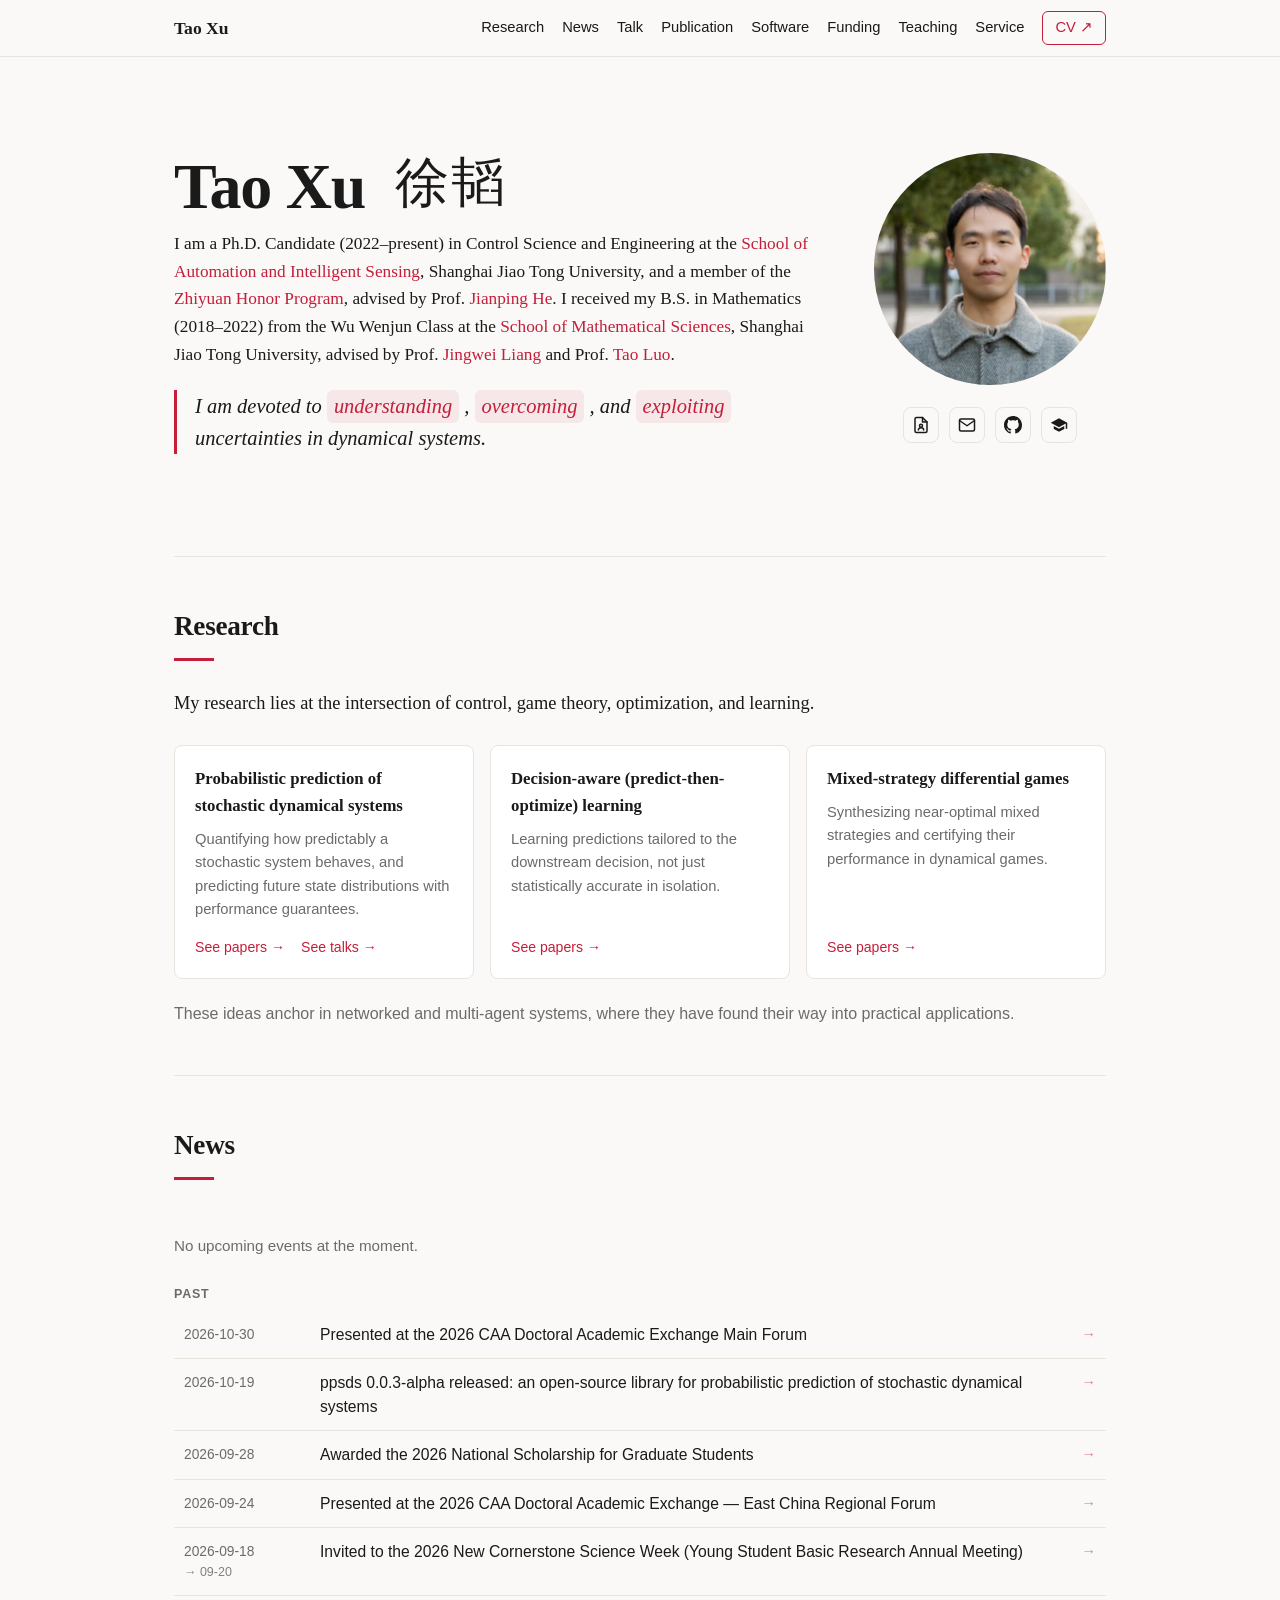
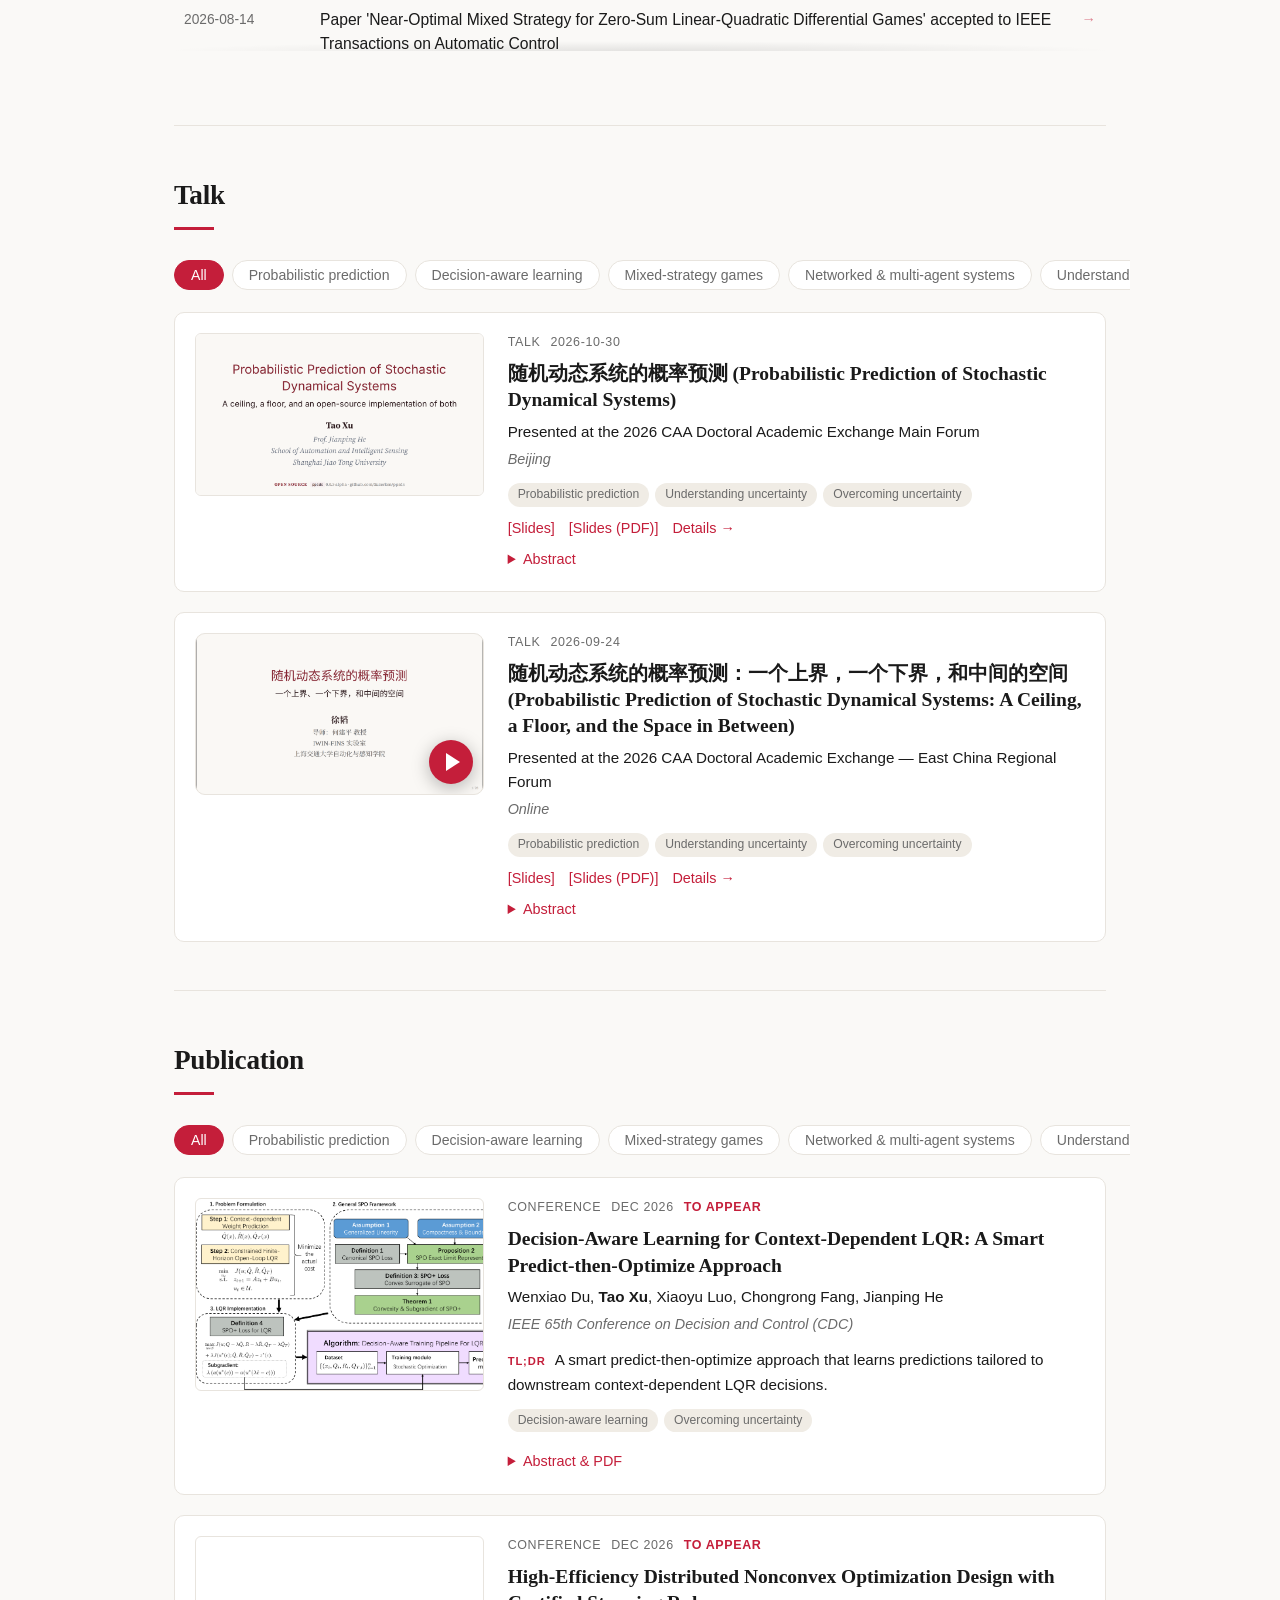
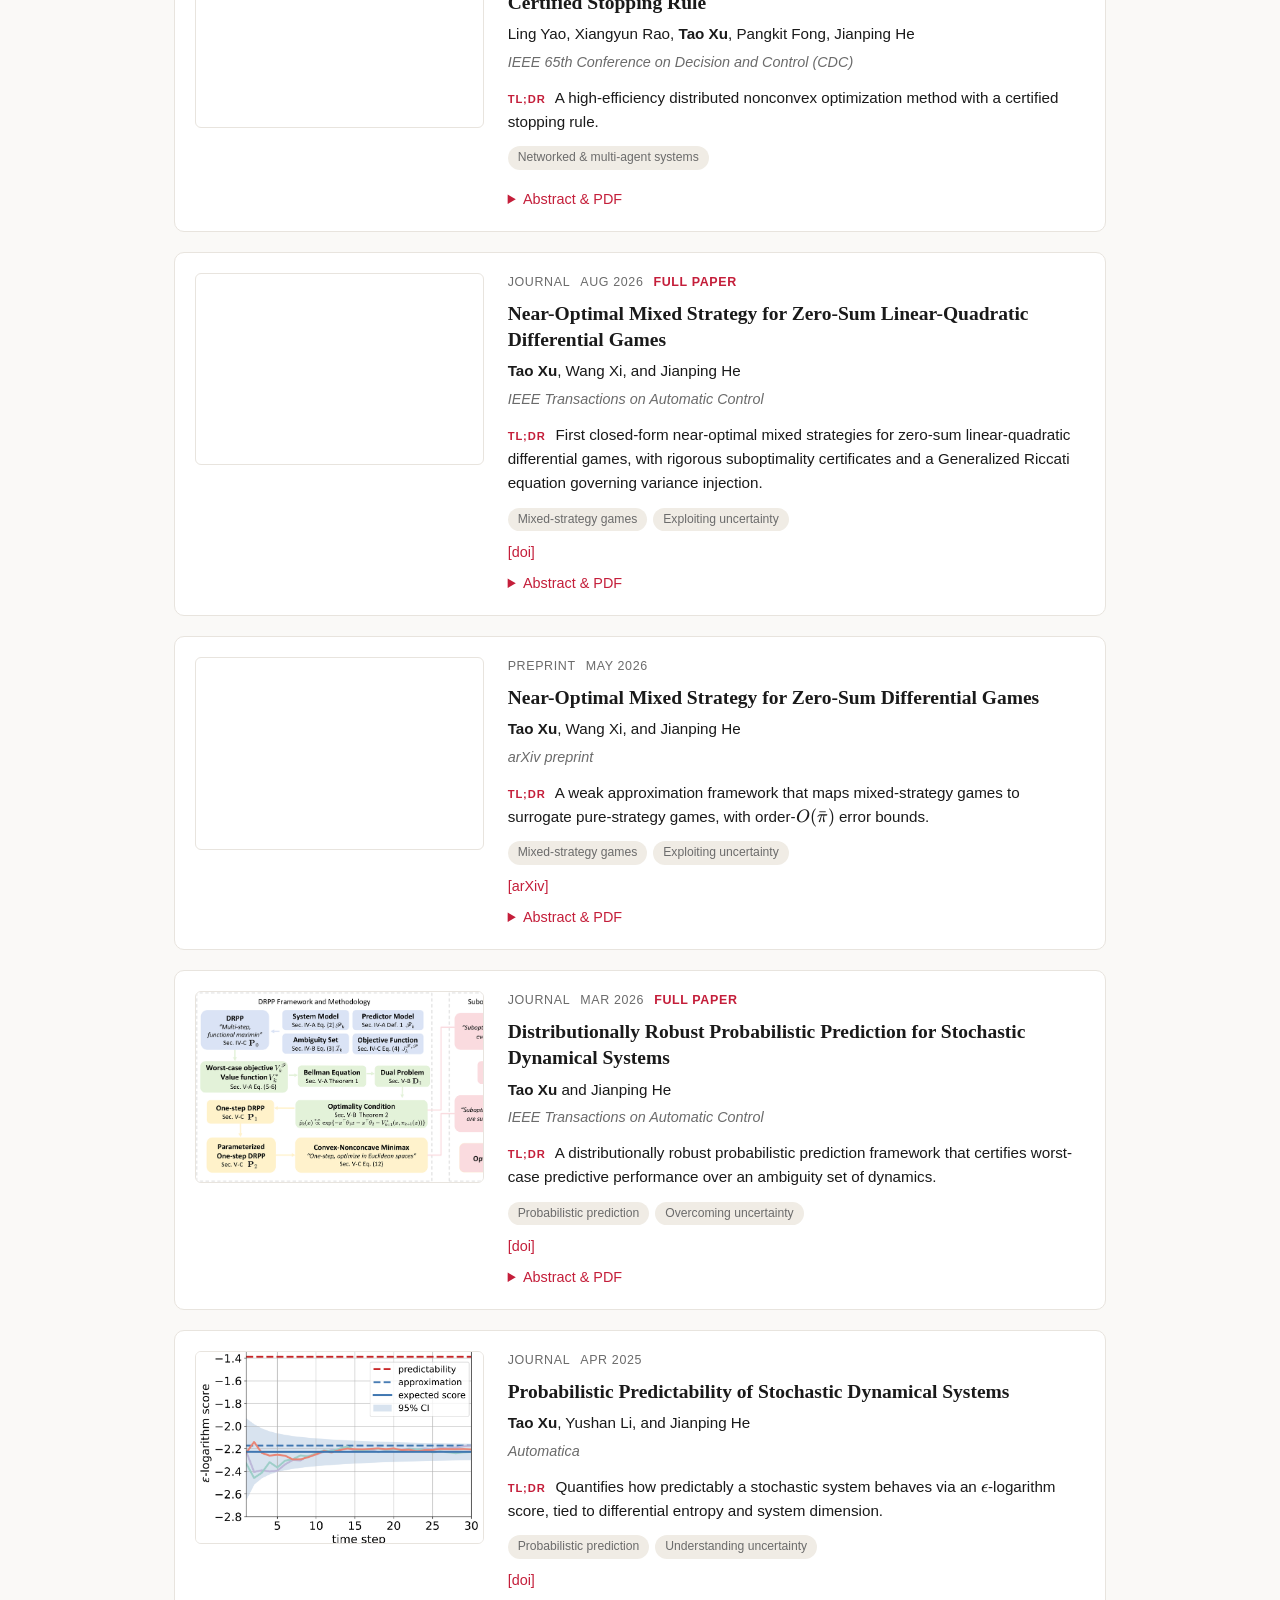
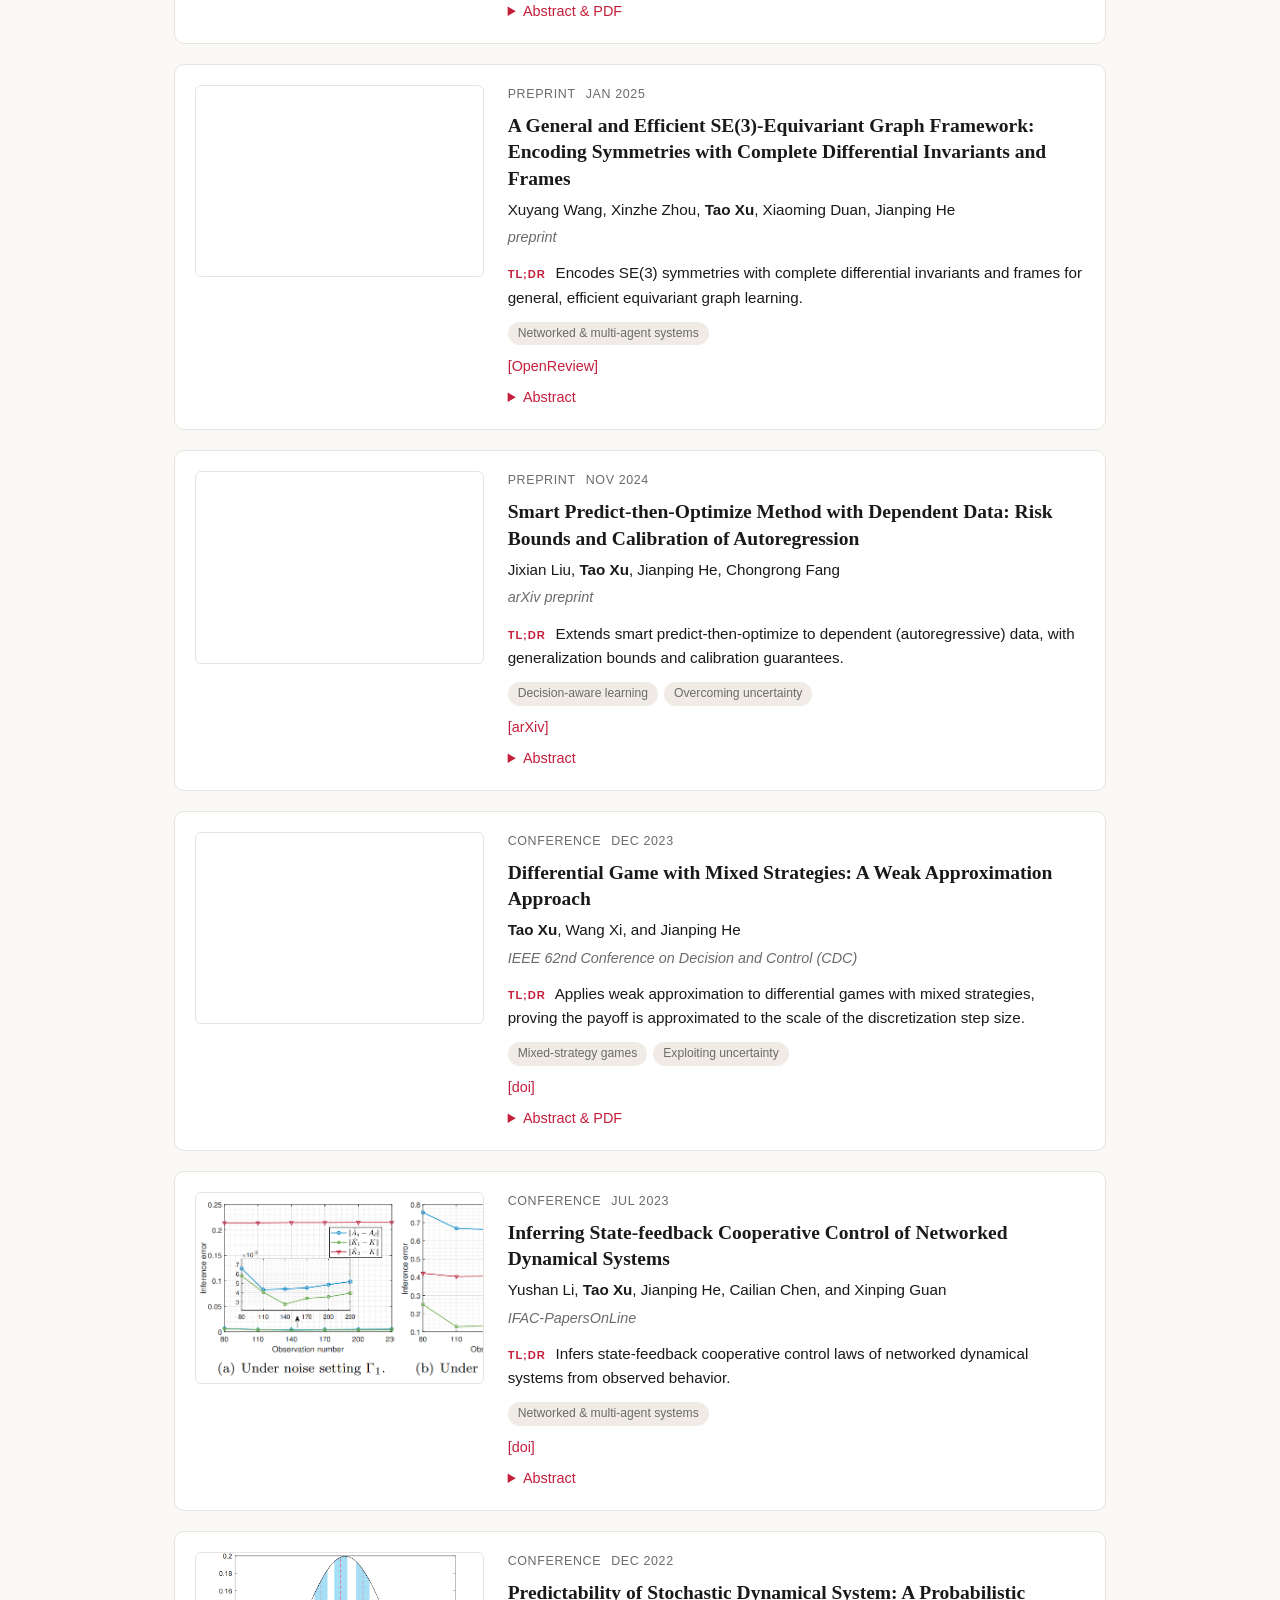
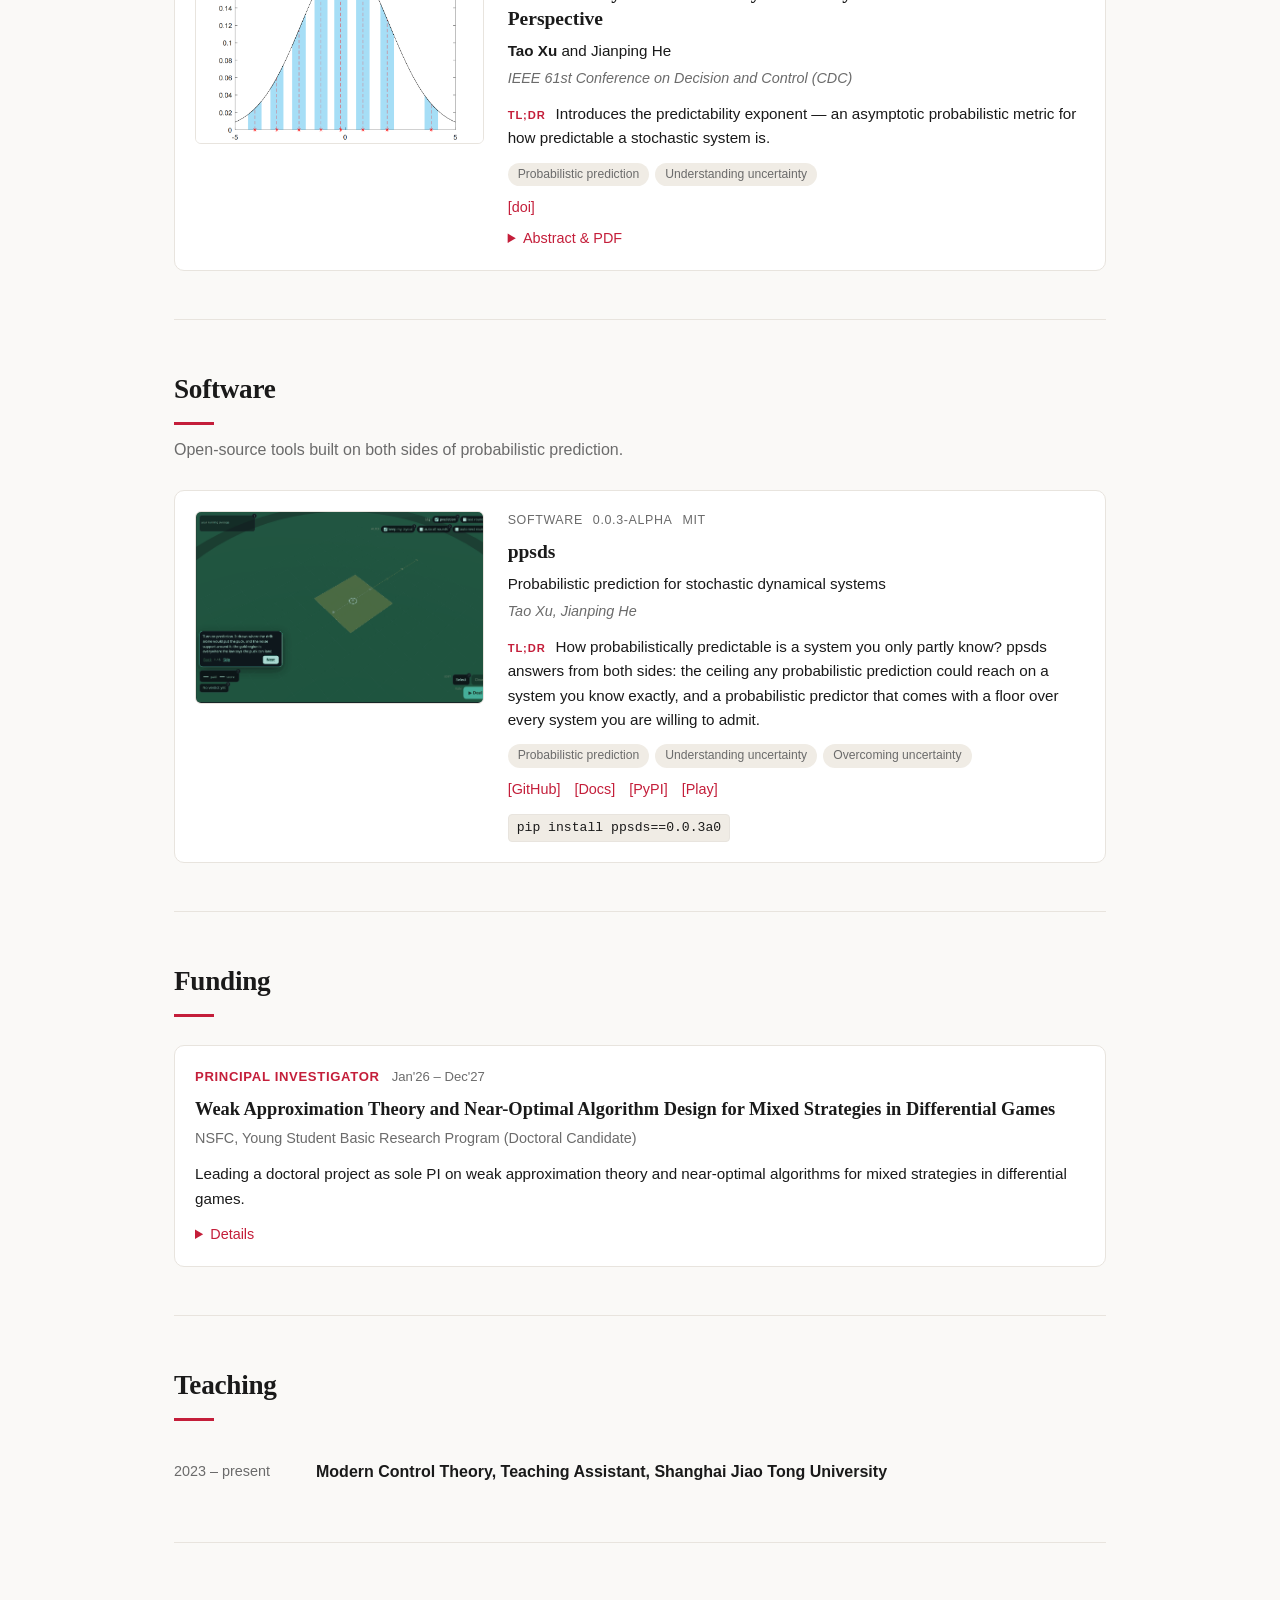
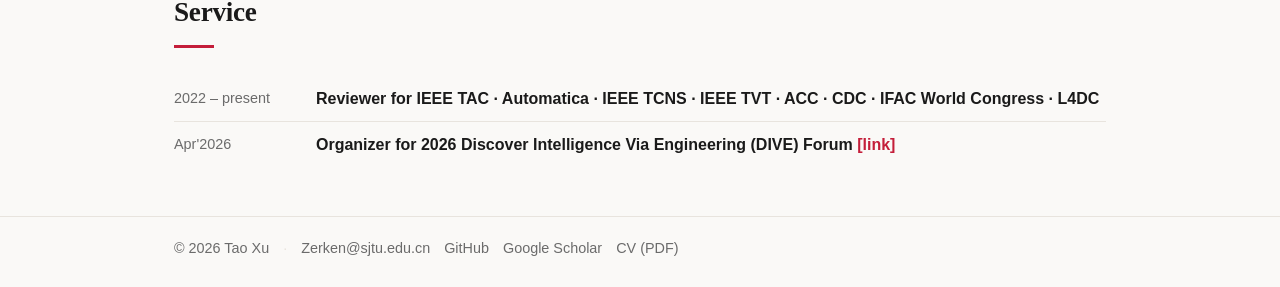
<file: index.html>
<!DOCTYPE html><html lang="en"> <head><meta charset="utf-8"><meta name="viewport" content="width=device-width, initial-scale=1"><title>Tao Xu</title><meta name="description" content="Tao Xu — Ph.D. Candidate in Control Science and Engineering at Shanghai Jiao Tong University. Research at the intersection of control, game theory, optimization, and learning."><link rel="icon" type="image/png" href="/favicon.png"><script>document.documentElement.classList.add('js');</script><script async src="https://analytics.tao-xu.com/script.js" data-website-id="de310fde-58c9-41ed-9cc8-12bd09748600"></script><script src="/js/track.js"></script><link rel="stylesheet" href="/_astro/_slug_.BC-TR75c.css"></head> <body> <header class="nav"> <div class="container nav-inner"> <a class="nav-brand" href="/#top" data-track="nav_link" data-label="Top" data-slug="top">Tao Xu</a> <button class="nav-toggle" type="button" aria-expanded="false" aria-controls="nav-menu" aria-label="Menu" data-track="nav_toggle"> <span class="nav-toggle-bar"></span> <span class="nav-toggle-bar"></span> <span class="nav-toggle-bar"></span> </button> <nav class="nav-links" id="nav-menu" aria-label="Primary"> <a href="/#research" data-track="nav_link" data-label="Research" data-slug="research">Research</a><a href="/#news" data-track="nav_link" data-label="News" data-slug="news">News</a><a href="/#talks" data-track="nav_link" data-label="Talk" data-slug="talks">Talk</a><a href="/#publications" data-track="nav_link" data-label="Publication" data-slug="publications">Publication</a><a href="/#software" data-track="nav_link" data-label="Software" data-slug="software">Software</a><a href="/#grants" data-track="nav_link" data-label="Funding" data-slug="grants">Funding</a><a href="/#teaching" data-track="nav_link" data-label="Teaching" data-slug="teaching">Teaching</a><a href="/#service" data-track="nav_link" data-label="Service" data-slug="service">Service</a> <a class="nav-cv" href="/cv.pdf" target="_blank" rel="noopener" data-track="cv_download">CV ↗</a> </nav> </div> </header> <main class="container">  <header class="hero" id="top"> <div class="hero-text"> <h1 class="hero-name">Tao Xu <span class="name-zh">徐韬</span></h1> <div class="hero-about"><p>I am a Ph.D. Candidate (2022–present) in Control Science and Engineering at the <a href="https://sais.sjtu.edu.cn/" target="_blank" rel="noopener noreferrer">School of Automation and Intelligent Sensing</a>, Shanghai Jiao Tong University, and a member of the <a href="https://www.gs.sjtu.edu.cn/bsszyryjh/xmjs" target="_blank" rel="noopener noreferrer">Zhiyuan Honor Program</a>, advised by Prof. <a href="https://iwin-fins.com/#" target="_blank" rel="noopener noreferrer">Jianping He</a>. I received my B.S. in Mathematics (2018–2022) from the Wu Wenjun Class at the <a href="https://www.math.sjtu.edu.cn/" target="_blank" rel="noopener noreferrer">School of Mathematical Sciences</a>, Shanghai Jiao Tong University, advised by Prof. <a href="https://jliang993.github.io/" target="_blank" rel="noopener noreferrer">Jingwei Liang</a> and Prof. <a href="https://www.math.sjtu.edu.cn/Default/teachershow/tags/MDAwMDAwMDAwMLKIet0" target="_blank" rel="noopener noreferrer">Tao Luo</a>.</p>
</div> <p class="hero-mission"> I am devoted to   <button class="mission-verb" type="button" data-tag="understanding-uncertainty" data-label="Understanding uncertainty" data-verb="understanding" aria-expanded="false" aria-controls="mission-panel-understanding-uncertainty">understanding</button> ,  <button class="mission-verb" type="button" data-tag="overcoming-uncertainty" data-label="Overcoming uncertainty" data-verb="overcoming" aria-expanded="false" aria-controls="mission-panel-overcoming-uncertainty">overcoming</button> , and  <button class="mission-verb" type="button" data-tag="exploiting-uncertainty" data-label="Exploiting uncertainty" data-verb="exploiting" aria-expanded="false" aria-controls="mission-panel-exploiting-uncertainty">exploiting</button>   uncertainties in dynamical systems. </p> <div class="mission-panels"> <div class="mission-panel" id="mission-panel-understanding-uncertainty" data-tag="understanding-uncertainty" role="button" tabindex="0" hidden> <span class="mission-connector" aria-hidden="true"></span> <button class="mission-close" type="button" data-tag="understanding-uncertainty" aria-label="Close">×</button> <h3 class="mission-panel-label">Understanding uncertainty</h3> <p class="mission-panel-desc">Characterizing how fundamentally unpredictable a stochastic dynamical system is, before any action is taken.</p> <span class="mission-panel-more">See papers →</span> <!-- 预留：针对该 mission 的介绍性博客链接（未来 v.blog 存在时渲染 <a class="mission-blog">Blog →</a>） --> </div><div class="mission-panel" id="mission-panel-overcoming-uncertainty" data-tag="overcoming-uncertainty" role="button" tabindex="0" hidden> <span class="mission-connector" aria-hidden="true"></span> <button class="mission-close" type="button" data-tag="overcoming-uncertainty" aria-label="Close">×</button> <h3 class="mission-panel-label">Overcoming uncertainty</h3> <p class="mission-panel-desc">Designing controllers and strategies whose performance is guaranteed despite — and actively hedges against — uncertainty.</p> <span class="mission-panel-more">See papers →</span> <!-- 预留：针对该 mission 的介绍性博客链接（未来 v.blog 存在时渲染 <a class="mission-blog">Blog →</a>） --> </div><div class="mission-panel" id="mission-panel-exploiting-uncertainty" data-tag="exploiting-uncertainty" role="button" tabindex="0" hidden> <span class="mission-connector" aria-hidden="true"></span> <button class="mission-close" type="button" data-tag="exploiting-uncertainty" aria-label="Close">×</button> <h3 class="mission-panel-label">Exploiting uncertainty</h3> <p class="mission-panel-desc">Turning uncertainty into a resource, e.g. injecting calibrated randomness, to certify outcomes determinism cannot achieve.</p> <span class="mission-panel-more">See papers →</span> <!-- 预留：针对该 mission 的介绍性博客链接（未来 v.blog 存在时渲染 <a class="mission-blog">Blog →</a>） --> </div> </div> </div> <aside class="hero-side"> <div class="hero-photo" aria-label="Portrait of Tao Xu"> <span class="hero-photo-initials" aria-hidden="true">TX</span> <img src="/img/photo.png" alt="Portrait of Tao Xu" onerror="this.style.display='none'"> </div> <div class="hero-actions"> <a class="icon-btn" href="/cv.pdf" target="_blank" rel="noopener" data-track="cv_download" aria-label="CV (PDF)" title="CV (PDF)"> <svg viewBox="0 0 24 24" aria-hidden="true"><path d="M14 2H6a2 2 0 0 0-2 2v16a2 2 0 0 0 2 2h12a2 2 0 0 0 2-2V8z"></path><polyline points="14 2 14 8 20 8"></polyline><circle cx="12" cy="13" r="2"></circle><path d="M8.5 18.5c0-1.6 1.57-2.8 3.5-2.8s3.5 1.2 3.5 2.8"></path></svg> </a> <a class="icon-btn" href="mailto:Zerken@sjtu.edu.cn" data-track="contact_click" data-target="email" aria-label="Email" title="Zerken@sjtu.edu.cn"> <svg viewBox="0 0 24 24" aria-hidden="true"><path d="M4 4h16c1.1 0 2 .9 2 2v12c0 1.1-.9 2-2 2H4c-1.1 0-2-.9-2-2V6c0-1.1.9-2 2-2z"></path><polyline points="22,6 12,13 2,6"></polyline></svg> </a> <a class="icon-btn" href="https://github.com/Xuzerken" target="_blank" rel="noopener" data-track="contact_click" data-target="github" aria-label="GitHub" title="GitHub"> <svg viewBox="0 0 16 16" class="icon-filled" aria-hidden="true"><path d="M8 0C3.58 0 0 3.58 0 8c0 3.54 2.29 6.53 5.47 7.59.4.07.55-.17.55-.38 0-.19-.01-.82-.01-1.49-2.01.37-2.53-.49-2.69-.94-.09-.23-.48-.94-.82-1.13-.28-.15-.68-.52-.01-.53.63-.01 1.08.58 1.23.82.72 1.21 1.87.87 2.33.66.07-.52.28-.87.51-1.07-1.78-.2-3.64-.89-3.64-3.95 0-.87.31-1.59.82-2.15-.08-.2-.36-1.02.08-2.12 0 0 .67-.21 2.2.82.64-.18 1.32-.27 2-.27s1.36.09 2 .27c1.53-1.04 2.2-.82 2.2-.82.44 1.1.16 1.92.08 2.12.51.56.82 1.27.82 2.15 0 3.07-1.87 3.75-3.65 3.95.29.25.54.73.54 1.48 0 1.07-.01 1.93-.01 2.2 0 .21.15.46.55.38A8.013 8.013 0 0 0 16 8c0-4.42-3.58-8-8-8z"></path></svg> </a> <a class="icon-btn" href="https://scholar.google.com/citations?user=Hle1LwkAAAAJ&hl=en" target="_blank" rel="noopener" data-track="contact_click" data-target="scholar" aria-label="Google Scholar" title="Google Scholar"> <svg viewBox="0 0 24 24" class="icon-filled" aria-hidden="true"><path d="M12 3 1 9l11 6 9-4.91V17h2V9L12 3z"></path><path d="M5 13.18v4L12 21l7-3.82v-4L12 17l-7-3.82z"></path></svg> </a> </div> </aside> </header> <section class="section reveal" id="research"> <div class="section-head"> <h2 class="section-title">Research</h2> </div> <div class="section-body"> <p class="research-lead">My research lies at the intersection of control, game theory, optimization, and learning.</p> <div class="focus-grid">  <div class="focus-card" data-tag="prediction" data-label="Probabilistic prediction" data-desc="Quantifying how predictably a stochastic system behaves, and predicting future state distributions with performance guarantees." role="button" tabindex="0" data-track="focus_click"> <h3 class="focus-title">Probabilistic prediction of stochastic dynamical systems</h3> <p class="focus-blurb">Quantifying how predictably a stochastic system behaves, and predicting future state distributions with performance guarantees.</p> <span class="focus-actions"> <span class="focus-more">See papers →</span>  <a class="focus-more focus-see-talks" href="#talks" data-tag="prediction" data-label="Probabilistic prediction" data-track="focus_see_talks">
See talks →
</a> </span> </div><div class="focus-card" data-tag="pto" data-label="Decision-aware learning" data-desc="Learning predictions tailored to the downstream decision, not just statistically accurate in isolation." role="button" tabindex="0" data-track="focus_click"> <h3 class="focus-title">Decision-aware (predict-then-optimize) learning</h3> <p class="focus-blurb">Learning predictions tailored to the downstream decision, not just statistically accurate in isolation.</p> <span class="focus-actions"> <span class="focus-more">See papers →</span>   </span> </div><div class="focus-card" data-tag="games" data-label="Mixed-strategy games" data-desc="Synthesizing near-optimal mixed strategies and certifying their performance in dynamical games." role="button" tabindex="0" data-track="focus_click"> <h3 class="focus-title">Mixed-strategy differential games</h3> <p class="focus-blurb">Synthesizing near-optimal mixed strategies and certifying their performance in dynamical games.</p> <span class="focus-actions"> <span class="focus-more">See papers →</span>   </span> </div> </div> <div class="research-anchor"><p>These ideas anchor in networked and multi-agent systems, where they have found their way into practical applications.</p>
</div> </div> </section> <section class="section reveal" id="news"> <div class="section-head"> <h2 class="section-title">News</h2> </div> <div class="section-body"> <h3 class="events-subhead" data-feed-upcoming-head hidden>Upcoming</h3> <div class="feed-scroll" tabindex="0" role="group" aria-label="Upcoming events"> <ul class="event-list" data-feed-upcoming-list>  </ul> </div> <p class="events-empty" data-feed-empty>
No upcoming events at the moment.
</p> <h3 class="events-subhead" data-feed-past-head>Past</h3> <div class="feed-scroll" tabindex="0" role="group" aria-label="Past updates"> <ul class="event-list" data-feed-past-list> <li class="event-item" data-date="2026-10-30" data-dateend="2026-10-30"> <a class="event-link" href="/events/26-10-30-caa-doctoral-forum-main-forum/" data-track="event_click" data-slug="26-10-30-caa-doctoral-forum-main-forum" data-title="Presented at the 2026 CAA Doctoral Academic Exchange Main Forum"> <time class="event-date" datetime="2026-10-30"> <span class="event-date-start">2026-10-30</span>  </time> <span class="event-title">Presented at the 2026 CAA Doctoral Academic Exchange Main Forum</span> <span class="event-arrow" aria-hidden="true">→</span> </a> </li><li class="event-item" data-date="2026-10-19"> <a class="event-link" href="/news/2026-10-19-ppsds-alpha-release/" data-track="news_click" data-slug="2026-10-19-ppsds-alpha-release" data-title="ppsds 0.0.3-alpha released: an open-source library for probabilistic prediction of stochastic dynamical systems"> <time class="event-date" datetime="2026-10-19"> <span class="event-date-start">2026-10-19</span>  </time> <span class="event-title">ppsds 0.0.3-alpha released: an open-source library for probabilistic prediction of stochastic dynamical systems</span> <span class="event-arrow" aria-hidden="true">→</span> </a> </li><li class="event-item" data-date="2026-09-28"> <a class="event-link" href="/news/2026-09-28-national-scholarship/" data-track="news_click" data-slug="2026-09-28-national-scholarship" data-title="Awarded the 2026 National Scholarship for Graduate Students"> <time class="event-date" datetime="2026-09-28"> <span class="event-date-start">2026-09-28</span>  </time> <span class="event-title">Awarded the 2026 National Scholarship for Graduate Students</span> <span class="event-arrow" aria-hidden="true">→</span> </a> </li><li class="event-item" data-date="2026-09-24" data-dateend="2026-09-24"> <a class="event-link" href="/events/26-09-24-caa-doctoral-forum-east-china/" data-track="event_click" data-slug="26-09-24-caa-doctoral-forum-east-china" data-title="Presented at the 2026 CAA Doctoral Academic Exchange — East China Regional Forum"> <time class="event-date" datetime="2026-09-24"> <span class="event-date-start">2026-09-24</span>  </time> <span class="event-title">Presented at the 2026 CAA Doctoral Academic Exchange — East China Regional Forum</span> <span class="event-arrow" aria-hidden="true">→</span> </a> </li><li class="event-item" data-date="2026-09-18" data-dateend="2026-09-20"> <a class="event-link" href="/events/26-09-18-new-cornerstone-science-week/" data-track="event_click" data-slug="26-09-18-new-cornerstone-science-week" data-title="Invited to the 2026 New Cornerstone Science Week (Young Student Basic Research Annual Meeting)"> <time class="event-date" datetime="2026-09-18"> <span class="event-date-start">2026-09-18</span> <span class="event-date-end">→ 09-20</span> </time> <span class="event-title">Invited to the 2026 New Cornerstone Science Week (Young Student Basic Research Annual Meeting)</span> <span class="event-arrow" aria-hidden="true">→</span> </a> </li><li class="event-item" data-date="2026-08-14"> <a class="event-link" href="/news/2026-08-14-tac-near-optimal-lqdg/" data-track="news_click" data-slug="2026-08-14-tac-near-optimal-lqdg" data-title="Paper 'Near-Optimal Mixed Strategy for Zero-Sum Linear-Quadratic Differential Games' accepted to IEEE Transactions on Automatic Control"> <time class="event-date" datetime="2026-08-14"> <span class="event-date-start">2026-08-14</span>  </time> <span class="event-title">Paper &#39;Near-Optimal Mixed Strategy for Zero-Sum Linear-Quadratic Differential Games&#39; accepted to IEEE Transactions on Automatic Control</span> <span class="event-arrow" aria-hidden="true">→</span> </a> </li><li class="event-item" data-date="2026-07-15"> <a class="event-link" href="/news/2026-07-15-cdc-2026-two-papers/" data-track="news_click" data-slug="2026-07-15-cdc-2026-two-papers" data-title="Two papers accepted to the 65th IEEE Conference on Decision and Control (CDC 2026)"> <time class="event-date" datetime="2026-07-15"> <span class="event-date-start">2026-07-15</span>  </time> <span class="event-title">Two papers accepted to the 65th IEEE Conference on Decision and Control (CDC 2026)</span> <span class="event-arrow" aria-hidden="true">→</span> </a> </li><li class="event-item" data-date="2026-04-26"> <a class="event-link" href="/news/2026-04-26-dive-forum-organizer/" data-track="news_click" data-slug="2026-04-26-dive-forum-organizer" data-title="Organized the 2026 Discover Intelligence Via Engineering (DIVE) Forum"> <time class="event-date" datetime="2026-04-26"> <span class="event-date-start">2026-04-26</span>  </time> <span class="event-title">Organized the 2026 Discover Intelligence Via Engineering (DIVE) Forum</span> <span class="event-arrow" aria-hidden="true">→</span> </a> </li><li class="event-item" data-date="2026-01-01"> <a class="event-link" href="/news/2026-01-01-nsfc-grant/" data-track="news_click" data-slug="2026-01-01-nsfc-grant" data-title="Started NSFC Young Student Basic Research Program (Doctoral Candidate) as Principal Investigator"> <time class="event-date" datetime="2026-01-01"> <span class="event-date-start">2026-01-01</span>  </time> <span class="event-title">Started NSFC Young Student Basic Research Program (Doctoral Candidate) as Principal Investigator</span> <span class="event-arrow" aria-hidden="true">→</span> </a> </li> </ul> </div> </div> </section> <script type="module">(()=>{const t=document.getElementById("news");if(!t)return;const a=t.querySelector("[data-feed-upcoming-list]"),d=t.querySelector("[data-feed-past-list]"),s=t.querySelector("[data-feed-upcoming-head]"),c=t.querySelector("[data-feed-past-head]"),i=t.querySelector("[data-feed-empty]");if(!a||!d)return;const r=new Date,f=`${r.getFullYear()}-${String(r.getMonth()+1).padStart(2,"0")}-${String(r.getDate()).padStart(2,"0")}`,p=Array.from(t.querySelectorAll(".event-item"));for(const e of p){const n=e.dataset.dateend||"",o=n&&n>=f?a:d;e.parentElement!==o&&o.appendChild(e)}const h=(e,n)=>(e.dataset.date??"")<(n.dataset.date??"")?1:-1;for(const e of[a,d]){const n=Array.from(e.children).sort(h);for(const o of n)e.appendChild(o)}const l=a.children.length>0;s&&(s.hidden=!l),i&&(i.hidden=l),c&&(c.hidden=d.children.length===0)})();</script> <section class="section reveal" id="talks"> <div class="section-head"> <h2 class="section-title">Talk</h2>  </div> <div class="section-body">  <div class="filter-chips"> <button class="chip active" data-tag="" aria-pressed="true" data-track="filter_select" data-section="talks">All</button> <button class="chip" data-tag="prediction" data-label="Probabilistic prediction" data-desc="Quantifying how predictably a stochastic system behaves, and predicting future state distributions with performance guarantees." data-track="filter_select" data-section="talks" aria-pressed="false"> Probabilistic prediction </button><button class="chip" data-tag="pto" data-label="Decision-aware learning" data-desc="Learning predictions tailored to the downstream decision, not just statistically accurate in isolation." data-track="filter_select" data-section="talks" aria-pressed="false"> Decision-aware learning </button><button class="chip" data-tag="games" data-label="Mixed-strategy games" data-desc="Synthesizing near-optimal mixed strategies and certifying their performance in dynamical games." data-track="filter_select" data-section="talks" aria-pressed="false"> Mixed-strategy games </button><button class="chip" data-tag="networked" data-label="Networked &#38; multi-agent systems" data-desc="Extending these guarantees to systems of interacting agents that share information over networks." data-track="filter_select" data-section="talks" aria-pressed="false"> Networked &amp; multi-agent systems </button><button class="chip" data-tag="understanding-uncertainty" data-label="Understanding uncertainty" data-desc="Characterizing how fundamentally unpredictable a stochastic dynamical system is, before any action is taken." data-track="filter_select" data-section="talks" aria-pressed="false"> Understanding uncertainty </button><button class="chip" data-tag="overcoming-uncertainty" data-label="Overcoming uncertainty" data-desc="Designing controllers and strategies whose performance is guaranteed despite — and actively hedges against — uncertainty." data-track="filter_select" data-section="talks" aria-pressed="false"> Overcoming uncertainty </button><button class="chip" data-tag="exploiting-uncertainty" data-label="Exploiting uncertainty" data-desc="Turning uncertainty into a resource, e.g. injecting calibrated randomness, to certify outcomes determinism cannot achieve." data-track="filter_select" data-section="talks" aria-pressed="false"> Exploiting uncertainty </button> </div> <div class="topic-bar" hidden> <span class="topic-bar-label"></span> <span class="topic-bar-desc"></span> <button class="topic-bar-clear" type="button" data-track="filter_clear" data-section="talks" aria-label="Clear filter">×</button> </div> <div class="pub-list"> <article class="pub talk" data-tags="prediction understanding-uncertainty overcoming-uncertainty"> <div class="pub-figure"> <a class="pub-figure-link" href="/talks/ppsds-cac2026/" target="_blank" rel="noopener" data-track="event_slides_click" data-slug="26-10-30-caa-doctoral-forum-main-forum" data-talk="随机动态系统的概率预测 (Probabilistic Prediction of Stochastic Dynamical Systems)"> <img class="pub-thumb" src="/talks/ppsds-cac2026/talk-cover.png" alt="" loading="lazy" decoding="async"> <span class="pub-zoom" aria-hidden="true"> <img class="pub-zoom-img" src="/talks/ppsds-cac2026/talk-cover.png" alt="" loading="lazy" decoding="async"> </span> </a> </div> <div class="pub-body"> <div class="pub-meta"> <span>Talk</span> <span>2026-10-30</span> </div> <h3 class="pub-title">随机动态系统的概率预测 (Probabilistic Prediction of Stochastic Dynamical Systems)</h3> <p class="pub-authors">Presented at the 2026 CAA Doctoral Academic Exchange Main Forum</p> <p class="pub-venue">Beijing</p> <div class="pub-tags"> <span class="tag">Probabilistic prediction</span><span class="tag">Understanding uncertainty</span><span class="tag">Overcoming uncertainty</span> </div> <div class="pub-links"> <a href="/talks/ppsds-cac2026/" target="_blank" rel="noopener" data-track="event_slides_click" data-slug="26-10-30-caa-doctoral-forum-main-forum" data-talk="随机动态系统的概率预测 (Probabilistic Prediction of Stochastic Dynamical Systems)">
[Slides]
</a> <a href="/talks/ppsds-cac2026/deck.pdf" target="_blank" rel="noopener" data-track="talk_pdf_download" data-deck="ppsds-cac2026">
[Slides (PDF)]
</a>   <a href="/events/26-10-30-caa-doctoral-forum-main-forum/" data-track="event_click" data-source="talks" data-slug="26-10-30-caa-doctoral-forum-main-forum">
Details →
</a> </div> <details class="pub-abstract" data-track="talk_abstract_expand" data-slug="26-10-30-caa-doctoral-forum-main-forum"> <summary>Abstract</summary> <div class="pub-abstract-body"> <div class="pub-abstract-render"><p>Probabilistic prediction asks not for a point estimate of the future state, but for its
conditional probability distribution. This talk brackets the limits of that task from two
complementary sides. From above, an ε-logarithm score is proposed, and the probabilistic
predictability of a stochastic dynamical system is shown to be determined quantitatively by the
tolerance radius, the differential entropies of the process noises, and the system dimension —
a ceiling that no predictor can exceed. From below, for the case where the nominal model is
inevitably biased, a distributionally robust probabilistic prediction (DRPP) framework certifies
worst-case performance over an ambiguity set of dynamics; the maximin problem, originally posed
over the space of probability measures, is equivalently transformed to a Euclidean space, yielding
two suboptimal solutions, Noise-DRPP and Eig-DRPP, together with their optimality gaps against the
global optimum. Together the two delimit the room actually available to a predictor. The results
are published in Automatica and IEEE Transactions on Automatic Control, with reproducible
experiment code.</p>
</div> </div> </details> </div> </article><article class="pub talk" data-tags="prediction understanding-uncertainty overcoming-uncertainty"> <div class="pub-figure"> <div class="talk-video" data-video-embed="https://player.bilibili.com/player.html?bvid=BV15taP6pEpM&autoplay=1&high_quality=1&danmaku=0"><button class="talk-video-facade has-cover" type="button" aria-label="Play talk recording: 随机动态系统的概率预测：一个上界，一个下界，和中间的空间 (Probabilistic Prediction of Stochastic Dynamical Systems: A Ceiling, a Floor, and the Space in Between)" data-track="event_video_play" data-slug="26-09-24-caa-doctoral-forum-east-china" data-bvid="BV15taP6pEpM"><img class="talk-video-cover" src="/talks/probabilistic-prediction-zh-15min/talk-cover.png" alt="" loading="eager" decoding="async"><span class="talk-video-play" aria-hidden="true"></span><span class="talk-video-badge">Bilibili · click to play</span></button></div><script type="module">document.querySelectorAll("[data-video-embed]").forEach(t=>{const r=t.querySelector(".talk-video-facade"),a=t.dataset.videoEmbed;!r||!a||r.addEventListener("click",()=>{if(t.dataset.videoLoaded==="1")return;t.dataset.videoLoaded="1";const e=document.createElement("iframe");e.src=a,e.className="talk-video-iframe",e.title=r.getAttribute("aria-label")??"Talk recording",e.setAttribute("frameborder","0"),e.setAttribute("scrolling","no"),e.setAttribute("allow","autoplay; fullscreen; encrypted-media; picture-in-picture"),e.setAttribute("allowfullscreen","true"),t.replaceChildren(e)})});</script> </div> <div class="pub-body"> <div class="pub-meta"> <span>Talk</span> <span>2026-09-24</span> </div> <h3 class="pub-title">随机动态系统的概率预测：一个上界，一个下界，和中间的空间 (Probabilistic Prediction of Stochastic Dynamical Systems: A Ceiling, a Floor, and the Space in Between)</h3> <p class="pub-authors">Presented at the 2026 CAA Doctoral Academic Exchange — East China Regional Forum</p> <p class="pub-venue">Online</p> <div class="pub-tags"> <span class="tag">Probabilistic prediction</span><span class="tag">Understanding uncertainty</span><span class="tag">Overcoming uncertainty</span> </div> <div class="pub-links"> <a href="/talks/probabilistic-prediction-zh-15min/" target="_blank" rel="noopener" data-track="event_slides_click" data-slug="26-09-24-caa-doctoral-forum-east-china" data-talk="随机动态系统的概率预测：一个上界，一个下界，和中间的空间 (Probabilistic Prediction of Stochastic Dynamical Systems: A Ceiling, a Floor, and the Space in Between)">
[Slides]
</a> <a href="/talks/probabilistic-prediction-zh-15min/deck.pdf" target="_blank" rel="noopener" data-track="talk_pdf_download" data-deck="probabilistic-prediction-zh-15min">
[Slides (PDF)]
</a>   <a href="/events/26-09-24-caa-doctoral-forum-east-china/" data-track="event_click" data-source="talks" data-slug="26-09-24-caa-doctoral-forum-east-china">
Details →
</a> </div> <details class="pub-abstract" data-track="talk_abstract_expand" data-slug="26-09-24-caa-doctoral-forum-east-china"> <summary>Abstract</summary> <div class="pub-abstract-body"> <div class="pub-abstract-render"><p>Probabilistic prediction asks not for a point estimate of the future state, but for its
conditional probability distribution. This talk brackets the limits of that task from two
complementary sides. From above, an ε-logarithm score is proposed, and the probabilistic
predictability of a stochastic dynamical system is shown to be determined quantitatively by the
tolerance radius, the differential entropies of the process noises, and the system dimension —
a ceiling that no predictor can exceed. From below, for the case where the nominal model is
inevitably biased, a distributionally robust probabilistic prediction (DRPP) framework certifies
worst-case performance over an ambiguity set of dynamics and makes the price of robustness
explicit. Together the two delimit the room actually available to a predictor. The results are
published in Automatica and IEEE Transactions on Automatic Control.</p>
</div> </div> </details> </div> </article> </div>  </div> </section> <section class="section reveal" id="publications"> <div class="section-head"> <h2 class="section-title">Publication</h2>  </div> <div class="section-body">  <div class="filter-chips"> <button class="chip active" data-tag="" aria-pressed="true" data-track="filter_select" data-section="publications">All</button> <button class="chip" data-tag="prediction" data-label="Probabilistic prediction" data-desc="Quantifying how predictably a stochastic system behaves, and predicting future state distributions with performance guarantees." data-track="filter_select" data-section="publications" aria-pressed="false"> Probabilistic prediction </button><button class="chip" data-tag="pto" data-label="Decision-aware learning" data-desc="Learning predictions tailored to the downstream decision, not just statistically accurate in isolation." data-track="filter_select" data-section="publications" aria-pressed="false"> Decision-aware learning </button><button class="chip" data-tag="games" data-label="Mixed-strategy games" data-desc="Synthesizing near-optimal mixed strategies and certifying their performance in dynamical games." data-track="filter_select" data-section="publications" aria-pressed="false"> Mixed-strategy games </button><button class="chip" data-tag="networked" data-label="Networked &#38; multi-agent systems" data-desc="Extending these guarantees to systems of interacting agents that share information over networks." data-track="filter_select" data-section="publications" aria-pressed="false"> Networked &amp; multi-agent systems </button><button class="chip" data-tag="understanding-uncertainty" data-label="Understanding uncertainty" data-desc="Characterizing how fundamentally unpredictable a stochastic dynamical system is, before any action is taken." data-track="filter_select" data-section="publications" aria-pressed="false"> Understanding uncertainty </button><button class="chip" data-tag="overcoming-uncertainty" data-label="Overcoming uncertainty" data-desc="Designing controllers and strategies whose performance is guaranteed despite — and actively hedges against — uncertainty." data-track="filter_select" data-section="publications" aria-pressed="false"> Overcoming uncertainty </button><button class="chip" data-tag="exploiting-uncertainty" data-label="Exploiting uncertainty" data-desc="Turning uncertainty into a resource, e.g. injecting calibrated randomness, to certify outcomes determinism cannot achieve." data-track="filter_select" data-section="publications" aria-pressed="false"> Exploiting uncertainty </button> </div> <div class="topic-bar" hidden> <span class="topic-bar-label"></span> <span class="topic-bar-desc"></span> <button class="topic-bar-clear" type="button" data-track="filter_clear" data-section="publications" aria-label="Clear filter">×</button> </div> <div class="pub-list"> <article class="pub" data-tags="pto overcoming-uncertainty"> <div class="pub-figure"> <a class="pub-figure-link" href="#" target="_blank" rel="noopener" data-track="publication_figure_click" data-slug="decision-aware-lqr" data-title="Decision-Aware Learning for Context-Dependent LQR: A Smart Predict-then-Optimize Approach" data-tags="pto overcoming-uncertainty"> <img class="pub-thumb" src="/img/pubs/decision-aware-lqr.png" alt="Decision-Aware Learning for Context-Dependent LQR: A Smart Predict-then-Optimize Approach" loading="lazy" decoding="async"> <span class="pub-zoom" aria-hidden="true"> <img class="pub-zoom-img" src="/img/pubs/decision-aware-lqr.png" alt="" loading="lazy" decoding="async"> </span> </a> </div> <div class="pub-body"> <div class="pub-meta"> <span>conference</span> <span>Dec 2026</span> <span class="pub-note">To appear</span> </div> <h3 class="pub-title">Decision-Aware Learning for Context-Dependent LQR: A Smart Predict-then-Optimize Approach</h3> <p class="pub-authors">Wenxiao Du, <strong>Tao Xu</strong>, Xiaoyu Luo, Chongrong Fang, Jianping He</p> <p class="pub-venue">IEEE 65th Conference on Decision and Control (CDC)</p> <p class="pub-summary"><span class="pub-tldr">TL;DR</span> <span class="pub-summary-body">A smart predict-then-optimize approach that learns predictions tailored to downstream context-dependent LQR decisions.</span></p> <div class="pub-tags"> <span class="tag">Decision-aware learning</span><span class="tag">Overcoming uncertainty</span> </div> <div class="pub-links">   </div> <details class="pub-abstract" data-track="publication_abstract_expand" data-slug="decision-aware-lqr" data-title="Decision-Aware Learning for Context-Dependent LQR: A Smart Predict-then-Optimize Approach" data-tags="pto overcoming-uncertainty"> <summary>Abstract &amp; PDF</summary> <div class="pub-abstract-body"> <div class="pub-abstract-render"><p>This paper develops a decision-aware learning framework for constrained linear quadratic regulator (LQR) design. It addresses the challenge of tuning unknown context-dependent cost weighting matrices by directly optimizing downstream control performance. When the prediction accuracy is poor, traditional two-stage methods, separating weight prediction and control optimization, are difficult to meet the demands of downstream high-precision tasks. Thus, we introduce the Smart Predict-then-Optimize (SPO) framework to the constrained LQR problem, which optimizes downstream control quality via direct decision regret minimization. First, we generalize the theory of the SPO framework to fit the LQR control problem.
Second, we derive a convex surrogate for SPO loss, which retains interpretability via explicit weight prediction. Third, we propose an end-to-end training pipeline based on gradient-based optimization. Finally, we validate our approach via simulations, showing that our method reduces the cost ratio by approximately 34% compared to the Mean Squared Error (MSE) baseline, achieving significantly better downstream control performance.</p></div> <a class="pub-pdf" href="/pdfs/decision-aware-lqr.pdf" target="_blank" rel="noopener" data-track="publication_pdf_click" data-slug="decision-aware-lqr" data-title="Decision-Aware Learning for Context-Dependent LQR: A Smart Predict-then-Optimize Approach" data-tags="pto overcoming-uncertainty">PDF ↗</a> </div> </details> </div> </article> <script type="module">document.querySelectorAll(".pub").forEach(i=>{const t=i.querySelector("details.pub-abstract");if(!t)return;let n=0,o=0;i.addEventListener("pointerdown",e=>{n=e.clientX,o=e.clientY}),i.addEventListener("click",e=>{e.target.closest("a, summary, button")||Math.hypot(e.clientX-n,e.clientY-o)>6||(t.open=!t.open)})});if(window.matchMedia("(hover: hover) and (pointer: fine)").matches){const i=()=>Math.max(document.documentElement.clientHeight,window.innerHeight);document.querySelectorAll(".pub-figure-link").forEach(t=>{const n=t.querySelector(".pub-zoom");if(!n)return;const o=()=>{const c=t.getBoundingClientRect(),a=n.offsetHeight||300,l=i()-c.bottom;n.classList.toggle("is-up",l<a+12&&c.top>l)};let e=!1;const r=()=>{e=!0,requestAnimationFrame(o)},s=()=>{e=!1};t.addEventListener("pointerenter",r),t.addEventListener("focus",r),t.addEventListener("pointerleave",s),t.addEventListener("blur",s),window.addEventListener("scroll",()=>{e&&o()},{passive:!0}),window.addEventListener("resize",()=>{e&&o()})})}</script><article class="pub" data-tags="networked"> <div class="pub-figure"> <a class="pub-figure-link" href="#" target="_blank" rel="noopener" data-track="publication_figure_click" data-slug="distributed-nonconvex-optimization" data-title="High-Efficiency Distributed Nonconvex Optimization Design with Certified Stopping Rule" data-tags="networked"> <img class="pub-thumb" src="/img/pubs/distributed-nonconvex-optimization.png" alt="High-Efficiency Distributed Nonconvex Optimization Design with Certified Stopping Rule" loading="lazy" decoding="async"> <span class="pub-zoom" aria-hidden="true"> <img class="pub-zoom-img" src="/img/pubs/distributed-nonconvex-optimization.png" alt="" loading="lazy" decoding="async"> </span> </a> </div> <div class="pub-body"> <div class="pub-meta"> <span>conference</span> <span>Dec 2026</span> <span class="pub-note">To appear</span> </div> <h3 class="pub-title">High-Efficiency Distributed Nonconvex Optimization Design with Certified Stopping Rule</h3> <p class="pub-authors">Ling Yao, Xiangyun Rao, <strong>Tao Xu</strong>, Pangkit Fong, Jianping He</p> <p class="pub-venue">IEEE 65th Conference on Decision and Control (CDC)</p> <p class="pub-summary"><span class="pub-tldr">TL;DR</span> <span class="pub-summary-body">A high-efficiency distributed nonconvex optimization method with a certified stopping rule.</span></p> <div class="pub-tags"> <span class="tag">Networked &amp; multi-agent systems</span> </div> <div class="pub-links">   </div> <details class="pub-abstract" data-track="publication_abstract_expand" data-slug="distributed-nonconvex-optimization" data-title="High-Efficiency Distributed Nonconvex Optimization Design with Certified Stopping Rule" data-tags="networked"> <summary>Abstract &amp; PDF</summary> <div class="pub-abstract-body"> <div class="pub-abstract-render"><p>Distributed nonconvex optimization with certification constraints is a crucial demand in multi-agent networks, especially sparse ones. However, a globally suboptimal consensus value may invalidate stability or safety requirements. To address this issue,  we develop a Chebyshev-Accelerated Surrogate Optimization (CASO) pipeline for distributed optimization of univariate objectives. CASO consists of four stages: distributed power iteration, local surrogate construction, accelerated coefficient consensus and algebraic global minimization of the final surrogate. With a distributedly verifiable stopping rule, CASO provides an <span class="katex"><span class="katex-mathml"><math xmlns="http://www.w3.org/1998/Math/MathML"><semantics><mrow><mi>ϵ</mi></mrow><annotation encoding="application/x-tex">\epsilon</annotation></semantics></math></span><span class="katex-html" aria-hidden="true"><span class="base"><span class="strut" style="height:0.4306em;"></span><span class="mord mathnormal">ϵ</span></span></span></span>-global optimality guarantee, and reduces communication costs across sparse networks. Simulations verify the theoretical rigor and methodology effectiveness of CASO.</p></div> <a class="pub-pdf" href="/pdfs/distributed-nonconvex-optimization.pdf" target="_blank" rel="noopener" data-track="publication_pdf_click" data-slug="distributed-nonconvex-optimization" data-title="High-Efficiency Distributed Nonconvex Optimization Design with Certified Stopping Rule" data-tags="networked">PDF ↗</a> </div> </details> </div> </article> <article class="pub" data-tags="games exploiting-uncertainty"> <div class="pub-figure"> <a class="pub-figure-link" href="https://doi.org/10.1109/TAC.2026.3729159" target="_blank" rel="noopener" data-track="publication_figure_click" data-slug="near-optimal-zslqdg" data-title="Near-Optimal Mixed Strategy for Zero-Sum Linear-Quadratic Differential Games" data-tags="games exploiting-uncertainty"> <img class="pub-thumb" src="/img/pubs/near-optimal-zslqdg.png" alt="Near-Optimal Mixed Strategy for Zero-Sum Linear-Quadratic Differential Games" loading="lazy" decoding="async"> <span class="pub-zoom" aria-hidden="true"> <img class="pub-zoom-img" src="/img/pubs/near-optimal-zslqdg.png" alt="" loading="lazy" decoding="async"> </span> </a> </div> <div class="pub-body"> <div class="pub-meta"> <span>journal</span> <span>Aug 2026</span> <span class="pub-note">Full paper</span> </div> <h3 class="pub-title">Near-Optimal Mixed Strategy for Zero-Sum Linear-Quadratic Differential Games</h3> <p class="pub-authors"><strong>Tao Xu</strong>, Wang Xi, and Jianping He</p> <p class="pub-venue">IEEE Transactions on Automatic Control</p> <p class="pub-summary"><span class="pub-tldr">TL;DR</span> <span class="pub-summary-body">First closed-form near-optimal mixed strategies for zero-sum linear-quadratic differential games, with rigorous suboptimality certificates and a Generalized Riccati equation governing variance injection.</span></p> <div class="pub-tags"> <span class="tag">Mixed-strategy games</span><span class="tag">Exploiting uncertainty</span> </div> <div class="pub-links"> <a href="https://doi.org/10.1109/TAC.2026.3729159" target="_blank" rel="noopener" data-track="publication_link_click" data-slug="near-optimal-zslqdg" data-title="Near-Optimal Mixed Strategy for Zero-Sum Linear-Quadratic Differential Games" data-link="doi">[doi]</a>  </div> <details class="pub-abstract" data-track="publication_abstract_expand" data-slug="near-optimal-zslqdg" data-title="Near-Optimal Mixed Strategy for Zero-Sum Linear-Quadratic Differential Games" data-tags="games exploiting-uncertainty"> <summary>Abstract &amp; PDF</summary> <div class="pub-abstract-body"> <div class="pub-abstract-render"><p>Deriving analytic solutions for optimal mixed strategies in zero-sum linear-quadratic differential games (ZSLQDGs) remains an open problem. In this paper, we analytically synthesize near-optimal mixed strategies for ZSLQDGs and establish rigorous performance certifications. We construct a surrogate pure-strategy stochastic differential game (SDG) by matching the first two moments of the mixed strategies, achieving an <span class="katex"><span class="katex-mathml"><math xmlns="http://www.w3.org/1998/Math/MathML"><semantics><mrow><mi>O</mi><mo stretchy="false">(</mo><msup><mover accent="true"><mi>π</mi><mo>ˉ</mo></mover><mn>2</mn></msup><mo stretchy="false">)</mo></mrow><annotation encoding="application/x-tex">O(\bar{\pi}^{2})</annotation></semantics></math></span><span class="katex-html" aria-hidden="true"><span class="base"><span class="strut" style="height:1.0641em;vertical-align:-0.25em;"></span><span class="mord mathnormal" style="margin-right:0.0278em;">O</span><span class="mopen">(</span><span class="mord"><span class="mord accent"><span class="vlist-t"><span class="vlist-r"><span class="vlist" style="height:0.5678em;"><span style="top:-3em;"><span class="pstrut" style="height:3em;"></span><span class="mord mathnormal" style="margin-right:0.0359em;">π</span></span><span style="top:-3em;"><span class="pstrut" style="height:3em;"></span><span class="accent-body" style="left:-0.25em;"><span class="mord">ˉ</span></span></span></span></span></span></span><span class="msupsub"><span class="vlist-t"><span class="vlist-r"><span class="vlist" style="height:0.8141em;"><span style="top:-3.063em;margin-right:0.05em;"><span class="pstrut" style="height:2.7em;"></span><span class="sizing reset-size6 size3 mtight"><span class="mord mtight"><span class="mord mtight">2</span></span></span></span></span></span></span></span></span><span class="mclose">)</span></span></span></span> weak approximation of state distributions and expected costs with respect to the maximum commitment delay <span class="katex"><span class="katex-mathml"><math xmlns="http://www.w3.org/1998/Math/MathML"><semantics><mrow><mover accent="true"><mi>π</mi><mo>ˉ</mo></mover></mrow><annotation encoding="application/x-tex">\bar{\pi}</annotation></semantics></math></span><span class="katex-html" aria-hidden="true"><span class="base"><span class="strut" style="height:0.5678em;"></span><span class="mord accent"><span class="vlist-t"><span class="vlist-r"><span class="vlist" style="height:0.5678em;"><span style="top:-3em;"><span class="pstrut" style="height:3em;"></span><span class="mord mathnormal" style="margin-right:0.0359em;">π</span></span><span style="top:-3em;"><span class="pstrut" style="height:3em;"></span><span class="accent-body" style="left:-0.25em;"><span class="mord">ˉ</span></span></span></span></span></span></span></span></span></span>. By analytically resolving the surrogate SDG, we derive closed-form optimal control laws for the matched moments, revealing that the surrogate game is governed by a Generalized Riccati Differential Equation (GRDE) that dictates a dynamic energy allocation law for variance injection. Building on these solutions, we propose a robust dual-routing architecture to execute the near-optimal mixed strategies, and certify that both the global value approximation error and the strategy suboptimality gaps are bounded by <span class="katex"><span class="katex-mathml"><math xmlns="http://www.w3.org/1998/Math/MathML"><semantics><mrow><mi>O</mi><mo stretchy="false">(</mo><msup><mover accent="true"><mi>π</mi><mo>ˉ</mo></mover><mrow><mn>1</mn><mi mathvariant="normal">/</mi><mn>2</mn></mrow></msup><mo stretchy="false">)</mo></mrow><annotation encoding="application/x-tex">O(\bar{\pi}^{1/2})</annotation></semantics></math></span><span class="katex-html" aria-hidden="true"><span class="base"><span class="strut" style="height:1.138em;vertical-align:-0.25em;"></span><span class="mord mathnormal" style="margin-right:0.0278em;">O</span><span class="mopen">(</span><span class="mord"><span class="mord accent"><span class="vlist-t"><span class="vlist-r"><span class="vlist" style="height:0.5678em;"><span style="top:-3em;"><span class="pstrut" style="height:3em;"></span><span class="mord mathnormal" style="margin-right:0.0359em;">π</span></span><span style="top:-3em;"><span class="pstrut" style="height:3em;"></span><span class="accent-body" style="left:-0.25em;"><span class="mord">ˉ</span></span></span></span></span></span></span><span class="msupsub"><span class="vlist-t"><span class="vlist-r"><span class="vlist" style="height:0.888em;"><span style="top:-3.063em;margin-right:0.05em;"><span class="pstrut" style="height:2.7em;"></span><span class="sizing reset-size6 size3 mtight"><span class="mord mtight"><span class="mord mtight">1/2</span></span></span></span></span></span></span></span></span><span class="mclose">)</span></span></span></span>. Numerical experiments on a double-integrator pursuit–evasion game illustrate the induced physical behaviors and validate the theoretical bounds.</p></div> <a class="pub-pdf" href="/pdfs/near-optimal-zslqdg.pdf" target="_blank" rel="noopener" data-track="publication_pdf_click" data-slug="near-optimal-zslqdg" data-title="Near-Optimal Mixed Strategy for Zero-Sum Linear-Quadratic Differential Games" data-tags="games exploiting-uncertainty">PDF ↗</a> </div> </details> </div> </article> <article class="pub" data-tags="games exploiting-uncertainty"> <div class="pub-figure"> <a class="pub-figure-link" href="https://arxiv.org/abs/2308.01144" target="_blank" rel="noopener" data-track="publication_figure_click" data-slug="near-optimal-zsdg-arxiv" data-title="Near-Optimal Mixed Strategy for Zero-Sum Differential Games" data-tags="games exploiting-uncertainty"> <img class="pub-thumb" src="/img/pubs/near-optimal-zsdg-arxiv.png" alt="Near-Optimal Mixed Strategy for Zero-Sum Differential Games" loading="lazy" decoding="async"> <span class="pub-zoom" aria-hidden="true"> <img class="pub-zoom-img" src="/img/pubs/near-optimal-zsdg-arxiv.png" alt="" loading="lazy" decoding="async"> </span> </a> </div> <div class="pub-body"> <div class="pub-meta"> <span>preprint</span> <span>May 2026</span>  </div> <h3 class="pub-title">Near-Optimal Mixed Strategy for Zero-Sum Differential Games</h3> <p class="pub-authors"><strong>Tao Xu</strong>, Wang Xi, and Jianping He</p> <p class="pub-venue">arXiv preprint</p> <p class="pub-summary"><span class="pub-tldr">TL;DR</span> <span class="pub-summary-body">A weak approximation framework that maps mixed-strategy games to surrogate pure-strategy games, with order-<span class="katex"><span class="katex-html" aria-hidden="true"><span class="katex-base"><span class="katex-strut" style="height:1em;vertical-align:-0.25em;"></span><span class="mord mathnormal" style="margin-right:0.0278em;">O</span><span class="mopen">(</span><span class="mord katex-accent"><span class="vlist-t"><span class="vlist-r"><span class="vlist" style="height:0.5678em;"><span style="top:-3em;"><span class="pstrut" style="height:3em;"></span><span class="mord mathnormal" style="margin-right:0.0359em;">π</span></span><span style="top:-3em;"><span class="pstrut" style="height:3em;"></span><span class="accent-body" style="left:-0.25em;"><span class="mord">ˉ</span></span></span></span></span></span></span><span class="mclose">)</span></span></span></span> error bounds.</span></p> <div class="pub-tags"> <span class="tag">Mixed-strategy games</span><span class="tag">Exploiting uncertainty</span> </div> <div class="pub-links"> <a href="https://arxiv.org/abs/2308.01144" target="_blank" rel="noopener" data-track="publication_link_click" data-slug="near-optimal-zsdg-arxiv" data-title="Near-Optimal Mixed Strategy for Zero-Sum Differential Games" data-link="arXiv">[arXiv]</a>  </div> <details class="pub-abstract" data-track="publication_abstract_expand" data-slug="near-optimal-zsdg-arxiv" data-title="Near-Optimal Mixed Strategy for Zero-Sum Differential Games" data-tags="games exploiting-uncertainty"> <summary>Abstract &amp; PDF</summary> <div class="pub-abstract-body"> <div class="pub-abstract-render"><p>Synthesizing near-optimal mixed strategies for zero-sum differential games (ZSDGs) has been a longstanding challenge. Existing research mainly focuses on characterizing the theoretical value function, while the practical design of executable mixed strategies remains open. We propose a novel weak approximation framework: map the original mixed-strategy game into a surrogate stochastic differential game (SDG) under pure strategies, ensuring state distributions and cost expectations closely match the original. Based on the solution of this auxiliary SDG, the game value can be approximated and near-optimal mixed strategies synthesized. To operationalize the framework, we develop a constructive control-space discretization algorithm for general ZSDGs, parameterizing the infinite-dimensional measure optimization into probability simplices solved by local linear programs. We rigorously prove the global weak approximation error is <span class="katex"><span class="katex-mathml"><math xmlns="http://www.w3.org/1998/Math/MathML"><semantics><mrow><mi>O</mi><mo stretchy="false">(</mo><mover accent="true"><mi>π</mi><mo>ˉ</mo></mover><mo stretchy="false">)</mo></mrow><annotation encoding="application/x-tex">O(\bar{\pi})</annotation></semantics></math></span><span class="katex-html" aria-hidden="true"><span class="base"><span class="strut" style="height:1em;vertical-align:-0.25em;"></span><span class="mord mathnormal" style="margin-right:0.0278em;">O</span><span class="mopen">(</span><span class="mord accent"><span class="vlist-t"><span class="vlist-r"><span class="vlist" style="height:0.5678em;"><span style="top:-3em;"><span class="pstrut" style="height:3em;"></span><span class="mord mathnormal" style="margin-right:0.0359em;">π</span></span><span style="top:-3em;"><span class="pstrut" style="height:3em;"></span><span class="accent-body" style="left:-0.25em;"><span class="mord">ˉ</span></span></span></span></span></span></span><span class="mclose">)</span></span></span></span> in the maximum commitment delay <span class="katex"><span class="katex-mathml"><math xmlns="http://www.w3.org/1998/Math/MathML"><semantics><mrow><mover accent="true"><mi>π</mi><mo>ˉ</mo></mover></mrow><annotation encoding="application/x-tex">\bar{\pi}</annotation></semantics></math></span><span class="katex-html" aria-hidden="true"><span class="base"><span class="strut" style="height:0.5678em;"></span><span class="mord accent"><span class="vlist-t"><span class="vlist-r"><span class="vlist" style="height:0.5678em;"><span style="top:-3em;"><span class="pstrut" style="height:3em;"></span><span class="mord mathnormal" style="margin-right:0.0359em;">π</span></span><span style="top:-3em;"><span class="pstrut" style="height:3em;"></span><span class="accent-body" style="left:-0.25em;"><span class="mord">ˉ</span></span></span></span></span></span></span></span></span></span>, and derive explicit analytical upper bounds for strategy suboptimality gaps. Numerical examples validate the theoretical results.</p></div> <a class="pub-pdf" href="/pdfs/near-optimal-zsdg-arxiv.pdf" target="_blank" rel="noopener" data-track="publication_pdf_click" data-slug="near-optimal-zsdg-arxiv" data-title="Near-Optimal Mixed Strategy for Zero-Sum Differential Games" data-tags="games exploiting-uncertainty">PDF ↗</a> </div> </details> </div> </article> <article class="pub" data-tags="prediction overcoming-uncertainty"> <div class="pub-figure"> <a class="pub-figure-link" href="https://doi.org/10.1109/TAC.2026.3687495" target="_blank" rel="noopener" data-track="publication_figure_click" data-slug="drpp-sds" data-title="Distributionally Robust Probabilistic Prediction for Stochastic Dynamical Systems" data-tags="prediction overcoming-uncertainty"> <img class="pub-thumb" src="/img/pubs/drpp-sds.png" alt="Distributionally Robust Probabilistic Prediction for Stochastic Dynamical Systems" loading="lazy" decoding="async"> <span class="pub-zoom" aria-hidden="true"> <img class="pub-zoom-img" src="/img/pubs/drpp-sds.png" alt="" loading="lazy" decoding="async"> </span> </a> </div> <div class="pub-body"> <div class="pub-meta"> <span>journal</span> <span>Mar 2026</span> <span class="pub-note">Full paper</span> </div> <h3 class="pub-title">Distributionally Robust Probabilistic Prediction for Stochastic Dynamical Systems</h3> <p class="pub-authors"><strong>Tao Xu</strong> and Jianping He</p> <p class="pub-venue">IEEE Transactions on Automatic Control</p> <p class="pub-summary"><span class="pub-tldr">TL;DR</span> <span class="pub-summary-body">A distributionally robust probabilistic prediction framework that certifies worst-case predictive performance over an ambiguity set of dynamics.</span></p> <div class="pub-tags"> <span class="tag">Probabilistic prediction</span><span class="tag">Overcoming uncertainty</span> </div> <div class="pub-links"> <a href="https://doi.org/10.1109/TAC.2026.3687495" target="_blank" rel="noopener" data-track="publication_link_click" data-slug="drpp-sds" data-title="Distributionally Robust Probabilistic Prediction for Stochastic Dynamical Systems" data-link="doi">[doi]</a>  </div> <details class="pub-abstract" data-track="publication_abstract_expand" data-slug="drpp-sds" data-title="Distributionally Robust Probabilistic Prediction for Stochastic Dynamical Systems" data-tags="prediction overcoming-uncertainty"> <summary>Abstract &amp; PDF</summary> <div class="pub-abstract-body"> <div class="pub-abstract-render"><p>Probabilistic prediction of stochastic dynamical systems (SDSs) aims to accurately predict the conditional probability distributions of future states. However, accurate probabilistic predictions hinge on accurate distributional information from a nominal model, which is rarely available in practice. We propose a novel functional-maximin-based distributionally robust probabilistic prediction (DRPP) framework, in which one can design probabilistic predictors with worst-case performance guarantees over a pre-defined ambiguity set of SDSs. Although DRPP requires optimizing over the space of probability measures — generally intractable — we develop a methodology that equivalently transforms the maximin problem from function spaces to Euclidean spaces. Two suboptimal solutions are derived: Noise-DRPP (relaxing constraints on the ambiguity set) and Eig-DRPP (relaxing constraints on the predictor), together with their optimality gaps against the global optimum. Numerical simulations compare the performance of the predictors under different SDSs.</p></div> <a class="pub-pdf" href="/pdfs/drpp-sds.pdf" target="_blank" rel="noopener" data-track="publication_pdf_click" data-slug="drpp-sds" data-title="Distributionally Robust Probabilistic Prediction for Stochastic Dynamical Systems" data-tags="prediction overcoming-uncertainty">PDF ↗</a> </div> </details> </div> </article> <article class="pub" data-tags="prediction understanding-uncertainty"> <div class="pub-figure"> <a class="pub-figure-link" href="https://doi.org/10.1016/j.automatica.2025.112160" target="_blank" rel="noopener" data-track="publication_figure_click" data-slug="probabilistic-predictability" data-title="Probabilistic Predictability of Stochastic Dynamical Systems" data-tags="prediction understanding-uncertainty"> <img class="pub-thumb" src="/img/pubs/probabilistic-predictability.png" alt="Probabilistic Predictability of Stochastic Dynamical Systems" loading="lazy" decoding="async"> <span class="pub-zoom" aria-hidden="true"> <img class="pub-zoom-img" src="/img/pubs/probabilistic-predictability.png" alt="" loading="lazy" decoding="async"> </span> </a> </div> <div class="pub-body"> <div class="pub-meta"> <span>journal</span> <span>Apr 2025</span>  </div> <h3 class="pub-title">Probabilistic Predictability of Stochastic Dynamical Systems</h3> <p class="pub-authors"><strong>Tao Xu</strong>, Yushan Li, and Jianping He</p> <p class="pub-venue">Automatica</p> <p class="pub-summary"><span class="pub-tldr">TL;DR</span> <span class="pub-summary-body">Quantifies how predictably a stochastic system behaves via an <span class="katex"><span class="katex-html" aria-hidden="true"><span class="katex-base"><span class="katex-strut" style="height:0.4306em;"></span><span class="mord mathnormal">ϵ</span></span></span></span>-logarithm score, tied to differential entropy and system dimension.</span></p> <div class="pub-tags"> <span class="tag">Probabilistic prediction</span><span class="tag">Understanding uncertainty</span> </div> <div class="pub-links"> <a href="https://doi.org/10.1016/j.automatica.2025.112160" target="_blank" rel="noopener" data-track="publication_link_click" data-slug="probabilistic-predictability" data-title="Probabilistic Predictability of Stochastic Dynamical Systems" data-link="doi">[doi]</a>  </div> <details class="pub-abstract" data-track="publication_abstract_expand" data-slug="probabilistic-predictability" data-title="Probabilistic Predictability of Stochastic Dynamical Systems" data-tags="prediction understanding-uncertainty"> <summary>Abstract &amp; PDF</summary> <div class="pub-abstract-body"> <div class="pub-abstract-render"><p>To assess the quality of a probabilistic prediction for stochastic dynamical systems (SDSs), scoring rules assign a numerical score based on the predictive distribution and the measured state. We propose an <span class="katex"><span class="katex-mathml"><math xmlns="http://www.w3.org/1998/Math/MathML"><semantics><mrow><mi>ϵ</mi></mrow><annotation encoding="application/x-tex">\epsilon</annotation></semantics></math></span><span class="katex-html" aria-hidden="true"><span class="base"><span class="strut" style="height:0.4306em;"></span><span class="mord mathnormal">ϵ</span></span></span></span>-logarithm score that generalizes the logarithm score by considering a neighborhood of radius <span class="katex"><span class="katex-mathml"><math xmlns="http://www.w3.org/1998/Math/MathML"><semantics><mrow><mi>ϵ</mi></mrow><annotation encoding="application/x-tex">\epsilon</annotation></semantics></math></span><span class="katex-html" aria-hidden="true"><span class="base"><span class="strut" style="height:0.4306em;"></span><span class="mord mathnormal">ϵ</span></span></span></span>. We characterize the probabilistic predictability of an SDS by optimizing the expected score over the space of probability measures, and show how predictability is quantitatively determined by the neighborhood radius, the differential entropies of process noises, and the system dimension. For any predictor, we provide approximations of the expected score with error <span class="katex"><span class="katex-mathml"><math xmlns="http://www.w3.org/1998/Math/MathML"><semantics><mrow><mi>O</mi><mo stretchy="false">(</mo><mi>ϵ</mi><mo stretchy="false">)</mo></mrow><annotation encoding="application/x-tex">O(\epsilon)</annotation></semantics></math></span><span class="katex-html" aria-hidden="true"><span class="base"><span class="strut" style="height:1em;vertical-align:-0.25em;"></span><span class="mord mathnormal" style="margin-right:0.0278em;">O</span><span class="mopen">(</span><span class="mord mathnormal">ϵ</span><span class="mclose">)</span></span></span></span>. We also analyze the asymptotic behaviors of the score on individual trajectories, proving convergence to the expected score for i.i.d. process noises with speed <span class="katex"><span class="katex-mathml"><math xmlns="http://www.w3.org/1998/Math/MathML"><semantics><mrow><mi>O</mi><mo stretchy="false">(</mo><msup><mi>T</mi><mrow><mo>−</mo><mn>1</mn><mi mathvariant="normal">/</mi><mn>2</mn></mrow></msup><mo stretchy="false">)</mo></mrow><annotation encoding="application/x-tex">O(T^{-1/2})</annotation></semantics></math></span><span class="katex-html" aria-hidden="true"><span class="base"><span class="strut" style="height:1.138em;vertical-align:-0.25em;"></span><span class="mord mathnormal" style="margin-right:0.0278em;">O</span><span class="mopen">(</span><span class="mord"><span class="mord mathnormal" style="margin-right:0.1389em;">T</span><span class="msupsub"><span class="vlist-t"><span class="vlist-r"><span class="vlist" style="height:0.888em;"><span style="top:-3.063em;margin-right:0.05em;"><span class="pstrut" style="height:2.7em;"></span><span class="sizing reset-size6 size3 mtight"><span class="mord mtight"><span class="mord mtight">−</span><span class="mord mtight">1/2</span></span></span></span></span></span></span></span></span><span class="mclose">)</span></span></span></span> in probability. Numerical examples elaborate the results.</p></div> <a class="pub-pdf" href="/pdfs/probabilistic-predictability.pdf" target="_blank" rel="noopener" data-track="publication_pdf_click" data-slug="probabilistic-predictability" data-title="Probabilistic Predictability of Stochastic Dynamical Systems" data-tags="prediction understanding-uncertainty">PDF ↗</a> </div> </details> </div> </article> <article class="pub" data-tags="networked"> <div class="pub-figure"> <a class="pub-figure-link" href="https://openreview.net/forum?id=JN2h0CpdCO" target="_blank" rel="noopener" data-track="publication_figure_click" data-slug="se3-equivariant-graph" data-title="A General and Efficient SE(3)-Equivariant Graph Framework: Encoding Symmetries with Complete Differential Invariants and Frames" data-tags="networked"> <img class="pub-thumb" src="/img/pubs/se3-equivariant-graph.png" alt="A General and Efficient SE(3)-Equivariant Graph Framework: Encoding Symmetries with Complete Differential Invariants and Frames" loading="lazy" decoding="async"> <span class="pub-zoom" aria-hidden="true"> <img class="pub-zoom-img" src="/img/pubs/se3-equivariant-graph.png" alt="" loading="lazy" decoding="async"> </span> </a> </div> <div class="pub-body"> <div class="pub-meta"> <span>preprint</span> <span>Jan 2025</span>  </div> <h3 class="pub-title">A General and Efficient SE(3)-Equivariant Graph Framework: Encoding Symmetries with Complete Differential Invariants and Frames</h3> <p class="pub-authors">Xuyang Wang, Xinzhe Zhou, <strong>Tao Xu</strong>, Xiaoming Duan, Jianping He</p> <p class="pub-venue">preprint</p> <p class="pub-summary"><span class="pub-tldr">TL;DR</span> <span class="pub-summary-body">Encodes SE(3) symmetries with complete differential invariants and frames for general, efficient equivariant graph learning.</span></p> <div class="pub-tags"> <span class="tag">Networked &amp; multi-agent systems</span> </div> <div class="pub-links"> <a href="https://openreview.net/forum?id=JN2h0CpdCO" target="_blank" rel="noopener" data-track="publication_link_click" data-slug="se3-equivariant-graph" data-title="A General and Efficient SE(3)-Equivariant Graph Framework: Encoding Symmetries with Complete Differential Invariants and Frames" data-link="OpenReview">[OpenReview]</a>  </div> <details class="pub-abstract" data-track="publication_abstract_expand" data-slug="se3-equivariant-graph" data-title="A General and Efficient SE(3)-Equivariant Graph Framework: Encoding Symmetries with Complete Differential Invariants and Frames" data-tags="networked"> <summary>Abstract</summary> <div class="pub-abstract-body"> <div class="pub-abstract-render"><p>Equivariant graph neural networks (Equiv-GNNs) have demonstrated effectiveness in modeling dynamics of multi-object systems by explicitly encoding symmetries. Among them, scalarization-based methods are widely adopted for their computational efficiency, particularly in comparison to high-steerable models. However, most existing scalarization-based approaches rely on empirical design of invariant functions, lacking rigorous theoretical guarantees. Moreover, these methods typically only consider directional information from object positions, neglecting that from higher-order differential components. To address these limitations, we propose a general and efficient SE(3)-equivariant graph framework with <strong>C</strong>omplete <strong>D</strong>ifferential <strong>I</strong>nvariants and <strong>F</strong>rames (CDIF). Specifically, we show how to construct a set of differential invariants to universally express any invariant functions through network layers. Additionally, we illustrate the complete recovery of directional information from the aforementioned invariants via frames that integrate both positional and differential components. Extensive experiments across diverse domains, including molecular dynamics, formation control, motion capture and particle simulation, validate that our method is simple, scalable, and outperforming state-of-the-art baselines.</p></div>  </div> </details> </div> </article> <article class="pub" data-tags="pto overcoming-uncertainty"> <div class="pub-figure"> <a class="pub-figure-link" href="https://arxiv.org/abs/2411.12653" target="_blank" rel="noopener" data-track="publication_figure_click" data-slug="smart-pto-dependent-data" data-title="Smart Predict-then-Optimize Method with Dependent Data: Risk Bounds and Calibration of Autoregression" data-tags="pto overcoming-uncertainty"> <img class="pub-thumb" src="/img/pubs/smart-pto-dependent-data.png" alt="Smart Predict-then-Optimize Method with Dependent Data: Risk Bounds and Calibration of Autoregression" loading="lazy" decoding="async"> <span class="pub-zoom" aria-hidden="true"> <img class="pub-zoom-img" src="/img/pubs/smart-pto-dependent-data.png" alt="" loading="lazy" decoding="async"> </span> </a> </div> <div class="pub-body"> <div class="pub-meta"> <span>preprint</span> <span>Nov 2024</span>  </div> <h3 class="pub-title">Smart Predict-then-Optimize Method with Dependent Data: Risk Bounds and Calibration of Autoregression</h3> <p class="pub-authors">Jixian Liu, <strong>Tao Xu</strong>, Jianping He, Chongrong Fang</p> <p class="pub-venue">arXiv preprint</p> <p class="pub-summary"><span class="pub-tldr">TL;DR</span> <span class="pub-summary-body">Extends smart predict-then-optimize to dependent (autoregressive) data, with generalization bounds and calibration guarantees.</span></p> <div class="pub-tags"> <span class="tag">Decision-aware learning</span><span class="tag">Overcoming uncertainty</span> </div> <div class="pub-links"> <a href="https://arxiv.org/abs/2411.12653" target="_blank" rel="noopener" data-track="publication_link_click" data-slug="smart-pto-dependent-data" data-title="Smart Predict-then-Optimize Method with Dependent Data: Risk Bounds and Calibration of Autoregression" data-link="arXiv">[arXiv]</a>  </div> <details class="pub-abstract" data-track="publication_abstract_expand" data-slug="smart-pto-dependent-data" data-title="Smart Predict-then-Optimize Method with Dependent Data: Risk Bounds and Calibration of Autoregression" data-tags="pto overcoming-uncertainty"> <summary>Abstract</summary> <div class="pub-abstract-body"> <div class="pub-abstract-render"><p>The predict-then-optimize (PTO) framework addresses practical stochastic decision-making: first predict unknown parameters of an optimization model, then solve the problem using the predictions. Elmachtoub and Grigas introduced the Smart Predict-then-Optimize (SPO) loss — which gauges decision error from predicted parameters — and a convex surrogate, SPO+, incorporating the optimization model's structure. Consistency of these losses is guaranteed under i.i.d. training data, but real data are often dependent (e.g., power-load fluctuations over time), which can degrade performance. We present an autoregressive SPO method that directly targets the optimization problem at the decision stage, where consistency conditions no longer hold. We analyze generalization bounds of the SPO loss in the autoregressive model, extend uniform calibration results, and empirically demonstrate the effectiveness of SPO+ versus absolute and least-squares losses when cost vectors are determined by stationary dynamical systems.</p></div>  </div> </details> </div> </article> <article class="pub" data-tags="games exploiting-uncertainty"> <div class="pub-figure"> <a class="pub-figure-link" href="https://doi.org/10.1109/CDC49753.2023.10383475" target="_blank" rel="noopener" data-track="publication_figure_click" data-slug="mixed-strategy-weak-approximation" data-title="Differential Game with Mixed Strategies: A Weak Approximation Approach" data-tags="games exploiting-uncertainty"> <img class="pub-thumb" src="/img/pubs/mixed-strategy-weak-approximation.png" alt="Differential Game with Mixed Strategies: A Weak Approximation Approach" loading="lazy" decoding="async"> <span class="pub-zoom" aria-hidden="true"> <img class="pub-zoom-img" src="/img/pubs/mixed-strategy-weak-approximation.png" alt="" loading="lazy" decoding="async"> </span> </a> </div> <div class="pub-body"> <div class="pub-meta"> <span>conference</span> <span>Dec 2023</span>  </div> <h3 class="pub-title">Differential Game with Mixed Strategies: A Weak Approximation Approach</h3> <p class="pub-authors"><strong>Tao Xu</strong>, Wang Xi, and Jianping He</p> <p class="pub-venue">IEEE 62nd Conference on Decision and Control (CDC)</p> <p class="pub-summary"><span class="pub-tldr">TL;DR</span> <span class="pub-summary-body">Applies weak approximation to differential games with mixed strategies, proving the payoff is approximated to the scale of the discretization step size.</span></p> <div class="pub-tags"> <span class="tag">Mixed-strategy games</span><span class="tag">Exploiting uncertainty</span> </div> <div class="pub-links"> <a href="https://doi.org/10.1109/CDC49753.2023.10383475" target="_blank" rel="noopener" data-track="publication_link_click" data-slug="mixed-strategy-weak-approximation" data-title="Differential Game with Mixed Strategies: A Weak Approximation Approach" data-link="doi">[doi]</a>  </div> <details class="pub-abstract" data-track="publication_abstract_expand" data-slug="mixed-strategy-weak-approximation" data-title="Differential Game with Mixed Strategies: A Weak Approximation Approach" data-tags="games exploiting-uncertainty"> <summary>Abstract &amp; PDF</summary> <div class="pub-abstract-body"> <div class="pub-abstract-render"><p>This paper utilizes the weak approximation method to analyze differential games that involve mixed strategies. Mixed strategies can produce unique strategic behaviors that traditional models and tools in pure-strategy games cannot directly capture. Based on stochastic processes with independent increments, we define the mixed strategy without assuming knowledge of the opponents' strategy and system state. This general mixed strategy poses challenges in evaluating game payoff and game value; to overcome them, we use the weak approximation method to employ a stochastic differential game to characterize the dynamics of the mixed-strategy game. We demonstrate that the game's payoff function can be precisely approximated with an error of the same scale as the step size, and estimate the upper and lower value functions of the weak-approximated game to analyze the existence of game value. Numerical examples illustrate our findings.</p></div> <a class="pub-pdf" href="/pdfs/mixed-strategy-weak-approximation.pdf" target="_blank" rel="noopener" data-track="publication_pdf_click" data-slug="mixed-strategy-weak-approximation" data-title="Differential Game with Mixed Strategies: A Weak Approximation Approach" data-tags="games exploiting-uncertainty">PDF ↗</a> </div> </details> </div> </article> <article class="pub" data-tags="networked"> <div class="pub-figure"> <a class="pub-figure-link" href="https://doi.org/10.1016/j.ifacol.2023.10.1031" target="_blank" rel="noopener" data-track="publication_figure_click" data-slug="inferring-cooperative-control" data-title="Inferring State-feedback Cooperative Control of Networked Dynamical Systems" data-tags="networked"> <img class="pub-thumb" src="/img/pubs/inferring-cooperative-control.png" alt="Inferring State-feedback Cooperative Control of Networked Dynamical Systems" loading="lazy" decoding="async"> <span class="pub-zoom" aria-hidden="true"> <img class="pub-zoom-img" src="/img/pubs/inferring-cooperative-control.png" alt="" loading="lazy" decoding="async"> </span> </a> </div> <div class="pub-body"> <div class="pub-meta"> <span>conference</span> <span>Jul 2023</span>  </div> <h3 class="pub-title">Inferring State-feedback Cooperative Control of Networked Dynamical Systems</h3> <p class="pub-authors">Yushan Li, <strong>Tao Xu</strong>, Jianping He, Cailian Chen, and Xinping Guan</p> <p class="pub-venue">IFAC-PapersOnLine</p> <p class="pub-summary"><span class="pub-tldr">TL;DR</span> <span class="pub-summary-body">Infers state-feedback cooperative control laws of networked dynamical systems from observed behavior.</span></p> <div class="pub-tags"> <span class="tag">Networked &amp; multi-agent systems</span> </div> <div class="pub-links"> <a href="https://doi.org/10.1016/j.ifacol.2023.10.1031" target="_blank" rel="noopener" data-track="publication_link_click" data-slug="inferring-cooperative-control" data-title="Inferring State-feedback Cooperative Control of Networked Dynamical Systems" data-link="doi">[doi]</a>  </div> <details class="pub-abstract" data-track="publication_abstract_expand" data-slug="inferring-cooperative-control" data-title="Inferring State-feedback Cooperative Control of Networked Dynamical Systems" data-tags="networked"> <summary>Abstract</summary> <div class="pub-abstract-body"> <div class="pub-abstract-render"><p>In this paper, we study the problem of inferring the state-feedback cooperative control of continuous-time NDSs from noisy state observations. To practice, we first propose a causality-based estimator to obtain the discretized system matrix, adaptive to both stable and explosive state evolution cases. Then, we derive the observation period guarantees and leverage the matrix logarithm to accurately reconstruct the continuous closed-loop matrix from the discrete one, circumventing the insufficiency of conventional sampling-recovery methods in this situation (e.g., Shannon sampling theorem). Finally, we exploit the element-wise coupling relation between the local feedback gain and the unknown interaction topology, and construct a duel-level least squares method to obtain the feedback matrix. Simulations are conducted to verify the proposed inference method.</p></div>  </div> </details> </div> </article> <article class="pub" data-tags="prediction understanding-uncertainty"> <div class="pub-figure"> <a class="pub-figure-link" href="https://doi.org/10.1109/CDC51059.2022.9992431" target="_blank" rel="noopener" data-track="publication_figure_click" data-slug="predictability-probabilistic-perspective" data-title="Predictability of Stochastic Dynamical System: A Probabilistic Perspective" data-tags="prediction understanding-uncertainty"> <img class="pub-thumb" src="/img/pubs/predictability-probabilistic-perspective.png" alt="Predictability of Stochastic Dynamical System: A Probabilistic Perspective" loading="lazy" decoding="async"> <span class="pub-zoom" aria-hidden="true"> <img class="pub-zoom-img" src="/img/pubs/predictability-probabilistic-perspective.png" alt="" loading="lazy" decoding="async"> </span> </a> </div> <div class="pub-body"> <div class="pub-meta"> <span>conference</span> <span>Dec 2022</span>  </div> <h3 class="pub-title">Predictability of Stochastic Dynamical System: A Probabilistic Perspective</h3> <p class="pub-authors"><strong>Tao Xu</strong> and Jianping He</p> <p class="pub-venue">IEEE 61st Conference on Decision and Control (CDC)</p> <p class="pub-summary"><span class="pub-tldr">TL;DR</span> <span class="pub-summary-body">Introduces the predictability exponent — an asymptotic probabilistic metric for how predictable a stochastic system is.</span></p> <div class="pub-tags"> <span class="tag">Probabilistic prediction</span><span class="tag">Understanding uncertainty</span> </div> <div class="pub-links"> <a href="https://doi.org/10.1109/CDC51059.2022.9992431" target="_blank" rel="noopener" data-track="publication_link_click" data-slug="predictability-probabilistic-perspective" data-title="Predictability of Stochastic Dynamical System: A Probabilistic Perspective" data-link="doi">[doi]</a>  </div> <details class="pub-abstract" data-track="publication_abstract_expand" data-slug="predictability-probabilistic-perspective" data-title="Predictability of Stochastic Dynamical System: A Probabilistic Perspective" data-tags="prediction understanding-uncertainty"> <summary>Abstract &amp; PDF</summary> <div class="pub-abstract-body"> <div class="pub-abstract-render"><p>To characterize the predictability of discrete-time continuous-state stochastic dynamical systems (SDS) and use predictability to explain the probability of making accurate predictions, we propose a new performance metric — the predictability exponent. This metric quantifies the asymptotic exponential decaying rate of the probability that prediction errors never exceed a fixed <span class="katex"><span class="katex-mathml"><math xmlns="http://www.w3.org/1998/Math/MathML"><semantics><mrow><mi>ϵ</mi></mrow><annotation encoding="application/x-tex">\epsilon</annotation></semantics></math></span><span class="katex-html" aria-hidden="true"><span class="base"><span class="strut" style="height:0.4306em;"></span><span class="mord mathnormal">ϵ</span></span></span></span>. Its novelties lie in an asymptotic probabilistic perspective: it minimizes the exponential decaying rate of prediction probability, holds an approximate expression deeply related to differential entropy within an error of <span class="katex"><span class="katex-mathml"><math xmlns="http://www.w3.org/1998/Math/MathML"><semantics><mrow><mi>O</mi><mo stretchy="false">(</mo><mi>ϵ</mi><mo stretchy="false">)</mo></mrow><annotation encoding="application/x-tex">O(\epsilon)</annotation></semantics></math></span><span class="katex-html" aria-hidden="true"><span class="base"><span class="strut" style="height:1em;vertical-align:-0.25em;"></span><span class="mord mathnormal" style="margin-right:0.0278em;">O</span><span class="mopen">(</span><span class="mord mathnormal">ϵ</span><span class="mclose">)</span></span></span></span>, and possesses a fast converging speed from finite decaying rate of <span class="katex"><span class="katex-mathml"><math xmlns="http://www.w3.org/1998/Math/MathML"><semantics><mrow><mi>O</mi><mo stretchy="false">(</mo><msup><mi>e</mi><mrow><mo>−</mo><mi>K</mi></mrow></msup><mo stretchy="false">)</mo></mrow><annotation encoding="application/x-tex">O(e^{-K})</annotation></semantics></math></span><span class="katex-html" aria-hidden="true"><span class="base"><span class="strut" style="height:1.0913em;vertical-align:-0.25em;"></span><span class="mord mathnormal" style="margin-right:0.0278em;">O</span><span class="mopen">(</span><span class="mord"><span class="mord mathnormal">e</span><span class="msupsub"><span class="vlist-t"><span class="vlist-r"><span class="vlist" style="height:0.8413em;"><span style="top:-3.063em;margin-right:0.05em;"><span class="pstrut" style="height:2.7em;"></span><span class="sizing reset-size6 size3 mtight"><span class="mord mtight"><span class="mord mtight">−</span><span class="mord mathnormal mtight" style="margin-right:0.0715em;">K</span></span></span></span></span></span></span></span></span><span class="mclose">)</span></span></span></span> in probability. Numerical examples illustrate the efficiency of the obtained results.</p></div> <a class="pub-pdf" href="/pdfs/predictability-probabilistic-perspective.pdf" target="_blank" rel="noopener" data-track="publication_pdf_click" data-slug="predictability-probabilistic-perspective" data-title="Predictability of Stochastic Dynamical System: A Probabilistic Perspective" data-tags="prediction understanding-uncertainty">PDF ↗</a> </div> </details> </div> </article>  </div>  </div> </section> <section class="section reveal" id="software"> <div class="section-head"> <h2 class="section-title">Software</h2> <p class="section-subtitle">Open-source tools built on both sides of probabilistic prediction.</p> </div> <div class="section-body">  <div class="pub-list"> <article class="pub software" data-tags="prediction understanding-uncertainty overcoming-uncertainty"> <div class="pub-figure"> <a class="pub-figure-link" href="https://www.tao-xu.com/ppsds/examples/understand_ppsds_by_pmf_betting/" target="_blank" rel="noopener" data-track="publication_figure_click" data-section="software" data-kind="software" data-slug="ppsds" data-title="ppsds" data-target="game"> <img class="pub-thumb" src="/img/software/ppsds.gif" alt="Probabilistic prediction for stochastic dynamical systems" loading="lazy" decoding="async"> </a> </div> <div class="pub-body"> <div class="pub-meta"> <span>Software</span> <span>0.0.3-alpha</span> <span>MIT</span> </div> <h3 class="pub-title">ppsds</h3> <p class="pub-authors">Probabilistic prediction for stochastic dynamical systems</p> <p class="pub-venue">Tao Xu, Jianping He</p> <p class="pub-summary"><span class="pub-tldr">TL;DR</span> How probabilistically predictable is a system you only partly know? ppsds answers from both sides: the ceiling any probabilistic prediction could reach on a system you know exactly, and a probabilistic predictor that comes with a floor over every system you are willing to admit.</p> <div class="pub-tags"> <span class="tag">Probabilistic prediction</span><span class="tag">Understanding uncertainty</span><span class="tag">Overcoming uncertainty</span> </div> <div class="pub-links"> <a href="https://github.com/Xuzerken/ppsds" target="_blank" rel="noopener" data-track="publication_link_click" data-section="software" data-kind="software" data-slug="ppsds" data-title="ppsds" data-link="GitHub">
[GitHub]
</a><a href="https://www.tao-xu.com/ppsds/" target="_blank" rel="noopener" data-track="publication_link_click" data-section="software" data-kind="software" data-slug="ppsds" data-title="ppsds" data-link="Docs">
[Docs]
</a><a href="https://pypi.org/project/ppsds/" target="_blank" rel="noopener" data-track="publication_link_click" data-section="software" data-kind="software" data-slug="ppsds" data-title="ppsds" data-link="PyPI">
[PyPI]
</a><a href="https://www.tao-xu.com/ppsds/examples/understand_ppsds_by_pmf_betting/" target="_blank" rel="noopener" data-track="publication_link_click" data-section="software" data-kind="software" data-slug="ppsds" data-title="ppsds" data-link="Play">
[Play]
</a> </div> <p class="software-install"><code>pip install ppsds==0.0.3a0</code></p> </div> </article> </div>  </div> </section> <section class="section reveal" id="grants"> <div class="section-head"> <h2 class="section-title">Funding</h2>  </div> <div class="section-body">  <div class="grant-grid"> <article class="grant" id="nsfc-grant"> <div class="grant-meta"> <span class="grant-role">Principal Investigator</span> <span>Jan&#39;26 – Dec&#39;27</span>  </div> <h3 class="grant-title">Weak Approximation Theory and Near-Optimal Algorithm Design for Mixed Strategies in Differential Games</h3> <p class="grant-source">NSFC, Young Student Basic Research Program (Doctoral Candidate)</p> <p class="grant-summary">Leading a doctoral project as sole PI on weak approximation theory and near-optimal algorithms for mixed strategies in differential games.</p> <details class="grant-detail" data-track="grant_expand" data-slug="nsfc-grant" data-title="Weak Approximation Theory and Near-Optimal Algorithm Design for Mixed Strategies in Differential Games"> <summary>Details</summary> <p>National Natural Science Foundation of China (NSFC) Young Student Basic Research Program, Grant No. 625B2117 (300,000 RMB, 2-year competitive doctoral fellowship). Studies the weak approximation theory and near-optimal algorithm design for mixed strategies in differential games.</p> </details>  </article> </div>  </div> </section> <section class="section reveal" id="teaching"> <div class="section-head"> <h2 class="section-title">Teaching</h2>  </div> <div class="section-body">  <ul class="entry-list"> <li class="entry"> <span class="entry-period">2023 – present</span> <div class="entry-body"> <p class="entry-title">Modern Control Theory, Teaching Assistant, Shanghai Jiao Tong University</p> </div> </li> </ul>  </div> </section> <section class="section reveal" id="service"> <div class="section-head"> <h2 class="section-title">Service</h2>  </div> <div class="section-body">  <ul class="entry-list"> <li class="entry"> <span class="entry-period">2022 – present</span> <div class="entry-body"> <p class="entry-title"> Reviewer for IEEE TAC · Automatica · IEEE TCNS · IEEE TVT · ACC · CDC · IFAC World Congress · L4DC  </p> </div> </li><li class="entry"> <span class="entry-period">Apr&#39;2026</span> <div class="entry-body"> <p class="entry-title"> Organizer for 2026 Discover Intelligence Via Engineering (DIVE) Forum <a href="https://dive-mate.github.io/" target="_blank" rel="noopener" data-track="contact_click" data-target="service"> [link]</a> </p> </div> </li> </ul>  </div> </section>  </main> <footer class="site-footer"> <div class="container site-footer-inner"> <span>© 2026 Tao Xu</span> <span class="footer-sep" aria-hidden="true">·</span> <a href="mailto:Zerken@sjtu.edu.cn" data-track="contact_click" data-target="email">Zerken@sjtu.edu.cn</a> <a href="https://github.com/Xuzerken" target="_blank" rel="noopener" data-track="contact_click" data-target="github">GitHub</a> <a href="https://scholar.google.com/citations?user=Hle1LwkAAAAJ&hl=en" target="_blank" rel="noopener" data-track="contact_click" data-target="scholar">Google Scholar</a> <a href="/cv.pdf" target="_blank" rel="noopener" data-track="cv_download">CV (PDF)</a> </div> </footer> <script type="module">const t=document.querySelector(".nav-toggle"),n=document.querySelector(".nav-links");if(t&&n){let s=function(e){n.classList.toggle("is-open",e),t.classList.toggle("is-open",e),t.setAttribute("aria-expanded",String(e)),t.setAttribute("data-state",e?"open":"closed")};t.addEventListener("click",()=>s(!n.classList.contains("is-open"))),n.addEventListener("click",e=>{e.target instanceof Element&&e.target.closest("a")&&s(!1)}),document.addEventListener("click",e=>{n.classList.contains("is-open")&&!(e.target instanceof Node&&(n.contains(e.target)||t.contains(e.target)))&&s(!1)}),document.addEventListener("keydown",e=>{e.key==="Escape"&&s(!1)});const a=window.matchMedia("(max-width: 760px)"),i=()=>{a.matches||s(!1)};a.addEventListener?a.addEventListener("change",i):a.addListener&&a.addListener(i)}</script> </body> </html> <script type="module" src="/_astro/index.astro_astro_type_script_index_0_lang.BF3jSMqb.js"></script>
</file>
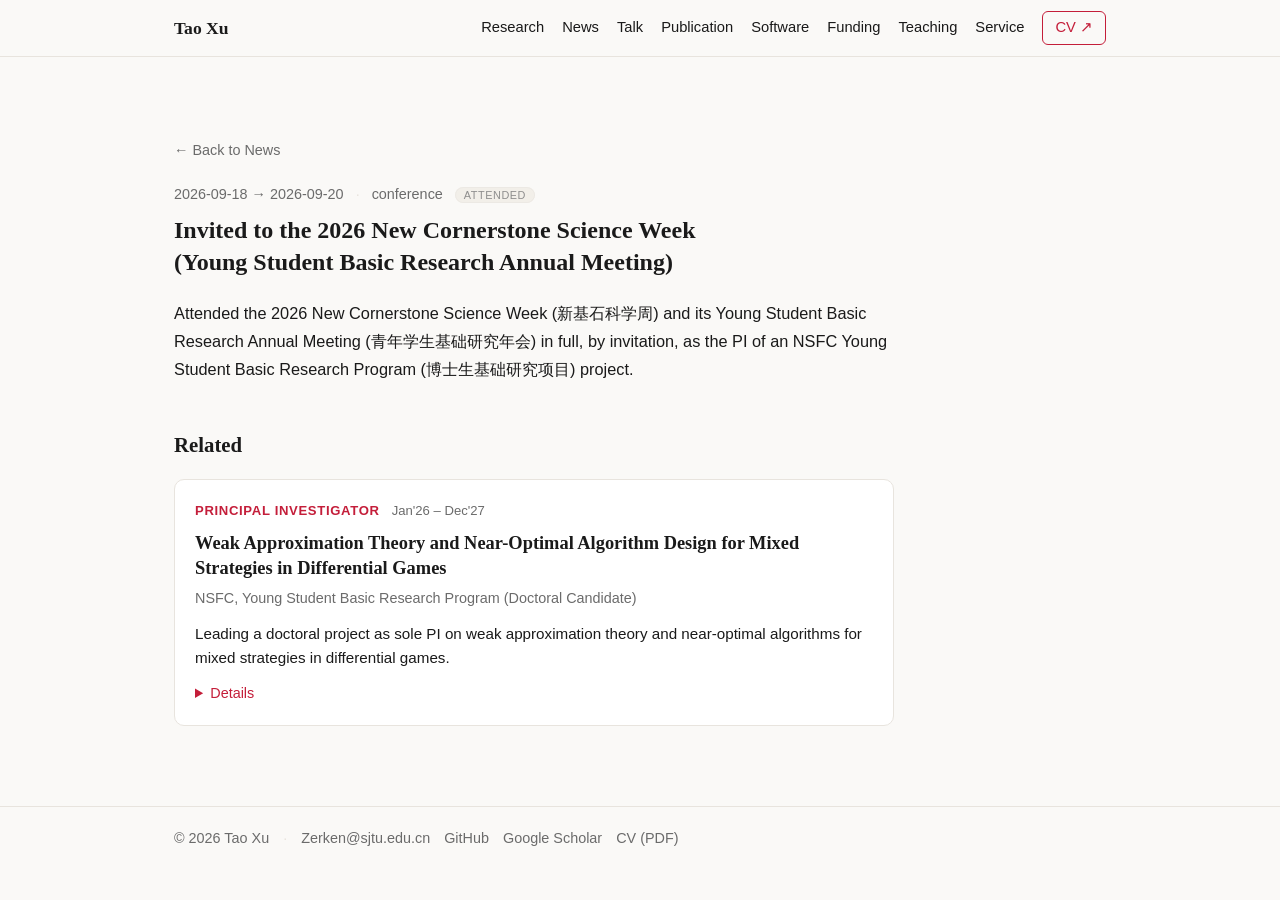
<file: events/26-09-18-new-cornerstone-science-week/index.html>
<!DOCTYPE html><html lang="en"> <head><meta charset="utf-8"><meta name="viewport" content="width=device-width, initial-scale=1"><title>Invited to the 2026 New Cornerstone Science Week (Young Student Basic Research Annual Meeting)</title><meta name="description" content="Tao Xu — Ph.D. Candidate in Control Science and Engineering at Shanghai Jiao Tong University. Research at the intersection of control, game theory, optimization, and learning."><link rel="icon" type="image/png" href="/favicon.png"><script>document.documentElement.classList.add('js');</script><script async src="https://analytics.tao-xu.com/script.js" data-website-id="de310fde-58c9-41ed-9cc8-12bd09748600"></script><script src="/js/track.js"></script><link rel="stylesheet" href="/_astro/_slug_.BC-TR75c.css"></head> <body> <header class="nav"> <div class="container nav-inner"> <a class="nav-brand" href="/#top" data-track="nav_link" data-label="Top" data-slug="top">Tao Xu</a> <button class="nav-toggle" type="button" aria-expanded="false" aria-controls="nav-menu" aria-label="Menu" data-track="nav_toggle"> <span class="nav-toggle-bar"></span> <span class="nav-toggle-bar"></span> <span class="nav-toggle-bar"></span> </button> <nav class="nav-links" id="nav-menu" aria-label="Primary"> <a href="/#research" data-track="nav_link" data-label="Research" data-slug="research">Research</a><a href="/#news" data-track="nav_link" data-label="News" data-slug="news">News</a><a href="/#talks" data-track="nav_link" data-label="Talk" data-slug="talks">Talk</a><a href="/#publications" data-track="nav_link" data-label="Publication" data-slug="publications">Publication</a><a href="/#software" data-track="nav_link" data-label="Software" data-slug="software">Software</a><a href="/#grants" data-track="nav_link" data-label="Funding" data-slug="grants">Funding</a><a href="/#teaching" data-track="nav_link" data-label="Teaching" data-slug="teaching">Teaching</a><a href="/#service" data-track="nav_link" data-label="Service" data-slug="service">Service</a> <a class="nav-cv" href="/cv.pdf" target="_blank" rel="noopener" data-track="cv_download">CV ↗</a> </nav> </div> </header> <main class="container">  <article class="event-detail">  <p class="back-link"><a href="/#news">← Back to News</a></p> <p class="news-detail-date"> <time datetime="2026-09-18">2026-09-18 → 2026-09-20</time> <span class="event-detail-sep" aria-hidden="true">·</span> <span class="event-type">conference</span>  <span class="event-status event-status--attended">attended</span> </p> <h1 class="news-detail-title">Invited to the 2026 New Cornerstone Science Week (Young Student Basic Research Annual Meeting)</h1> <div class="news-detail-body"><p>Attended the 2026 New Cornerstone Science Week (新基石科学周) and its Young Student Basic Research
Annual Meeting (青年学生基础研究年会) in full, by invitation, as the PI of an NSFC Young Student
Basic Research Program (博士生基础研究项目) project.</p>
</div>    <section class="news-related" aria-label="Related items">  <div class="news-related-group"> <h2 class="news-related-title">Related</h2> <article class="grant" id="nsfc-grant"> <div class="grant-meta"> <span class="grant-role">Principal Investigator</span> <span>Jan&#39;26 – Dec&#39;27</span>  </div> <h3 class="grant-title">Weak Approximation Theory and Near-Optimal Algorithm Design for Mixed Strategies in Differential Games</h3> <p class="grant-source">NSFC, Young Student Basic Research Program (Doctoral Candidate)</p> <p class="grant-summary">Leading a doctoral project as sole PI on weak approximation theory and near-optimal algorithms for mixed strategies in differential games.</p> <details class="grant-detail" data-track="grant_expand" data-slug="nsfc-grant" data-title="Weak Approximation Theory and Near-Optimal Algorithm Design for Mixed Strategies in Differential Games"> <summary>Details</summary> <p>National Natural Science Foundation of China (NSFC) Young Student Basic Research Program, Grant No. 625B2117 (300,000 RMB, 2-year competitive doctoral fellowship). Studies the weak approximation theory and near-optimal algorithm design for mixed strategies in differential games.</p> </details>  </article> </div> </section> </article>  </main> <footer class="site-footer"> <div class="container site-footer-inner"> <span>© 2026 Tao Xu</span> <span class="footer-sep" aria-hidden="true">·</span> <a href="mailto:Zerken@sjtu.edu.cn" data-track="contact_click" data-target="email">Zerken@sjtu.edu.cn</a> <a href="https://github.com/Xuzerken" target="_blank" rel="noopener" data-track="contact_click" data-target="github">GitHub</a> <a href="https://scholar.google.com/citations?user=Hle1LwkAAAAJ&hl=en" target="_blank" rel="noopener" data-track="contact_click" data-target="scholar">Google Scholar</a> <a href="/cv.pdf" target="_blank" rel="noopener" data-track="cv_download">CV (PDF)</a> </div> </footer> <script type="module">const t=document.querySelector(".nav-toggle"),n=document.querySelector(".nav-links");if(t&&n){let s=function(e){n.classList.toggle("is-open",e),t.classList.toggle("is-open",e),t.setAttribute("aria-expanded",String(e)),t.setAttribute("data-state",e?"open":"closed")};t.addEventListener("click",()=>s(!n.classList.contains("is-open"))),n.addEventListener("click",e=>{e.target instanceof Element&&e.target.closest("a")&&s(!1)}),document.addEventListener("click",e=>{n.classList.contains("is-open")&&!(e.target instanceof Node&&(n.contains(e.target)||t.contains(e.target)))&&s(!1)}),document.addEventListener("keydown",e=>{e.key==="Escape"&&s(!1)});const a=window.matchMedia("(max-width: 760px)"),i=()=>{a.matches||s(!1)};a.addEventListener?a.addEventListener("change",i):a.addListener&&a.addListener(i)}</script> </body> </html>
</file>
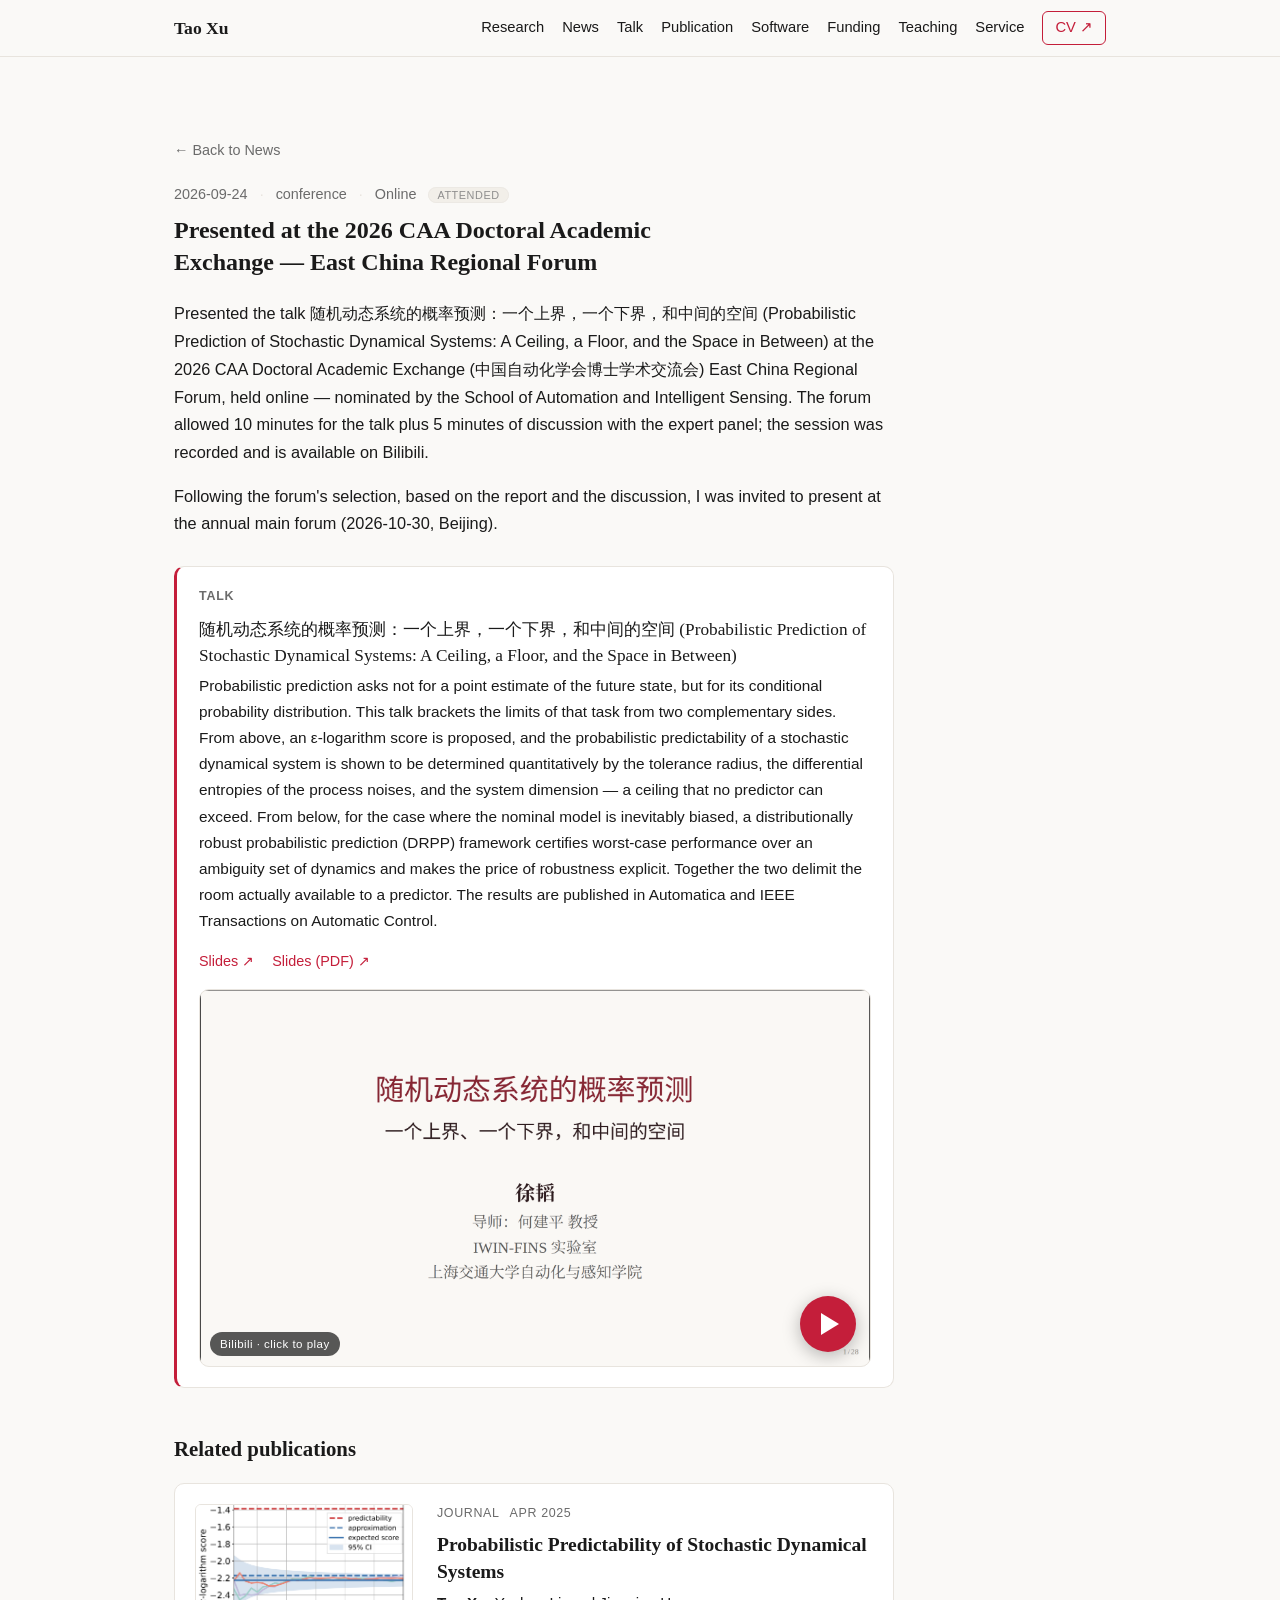
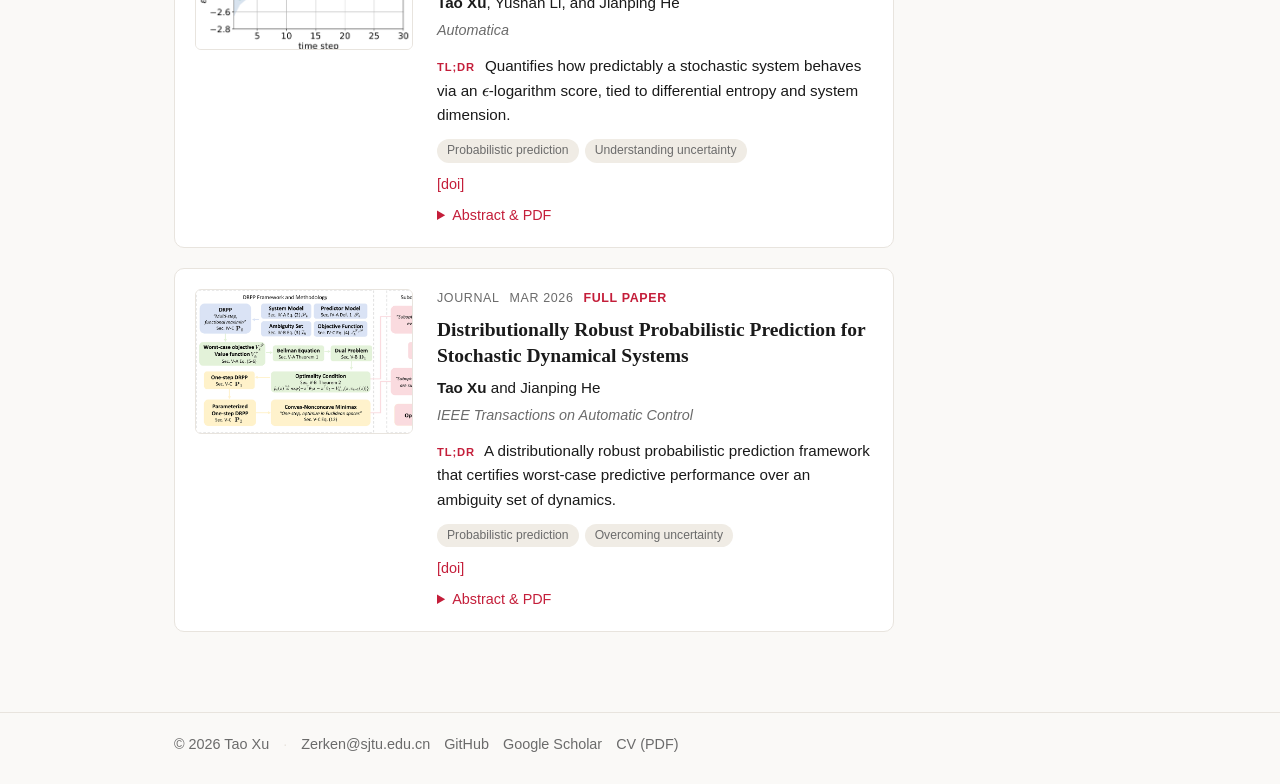
<file: events/26-09-24-caa-doctoral-forum-east-china/index.html>
<!DOCTYPE html><html lang="en"> <head><meta charset="utf-8"><meta name="viewport" content="width=device-width, initial-scale=1"><title>Presented at the 2026 CAA Doctoral Academic Exchange — East China Regional Forum</title><meta name="description" content="Tao Xu — Ph.D. Candidate in Control Science and Engineering at Shanghai Jiao Tong University. Research at the intersection of control, game theory, optimization, and learning."><link rel="icon" type="image/png" href="/favicon.png"><script>document.documentElement.classList.add('js');</script><script async src="https://analytics.tao-xu.com/script.js" data-website-id="de310fde-58c9-41ed-9cc8-12bd09748600"></script><script src="/js/track.js"></script><link rel="stylesheet" href="/_astro/_slug_.BC-TR75c.css"></head> <body> <header class="nav"> <div class="container nav-inner"> <a class="nav-brand" href="/#top" data-track="nav_link" data-label="Top" data-slug="top">Tao Xu</a> <button class="nav-toggle" type="button" aria-expanded="false" aria-controls="nav-menu" aria-label="Menu" data-track="nav_toggle"> <span class="nav-toggle-bar"></span> <span class="nav-toggle-bar"></span> <span class="nav-toggle-bar"></span> </button> <nav class="nav-links" id="nav-menu" aria-label="Primary"> <a href="/#research" data-track="nav_link" data-label="Research" data-slug="research">Research</a><a href="/#news" data-track="nav_link" data-label="News" data-slug="news">News</a><a href="/#talks" data-track="nav_link" data-label="Talk" data-slug="talks">Talk</a><a href="/#publications" data-track="nav_link" data-label="Publication" data-slug="publications">Publication</a><a href="/#software" data-track="nav_link" data-label="Software" data-slug="software">Software</a><a href="/#grants" data-track="nav_link" data-label="Funding" data-slug="grants">Funding</a><a href="/#teaching" data-track="nav_link" data-label="Teaching" data-slug="teaching">Teaching</a><a href="/#service" data-track="nav_link" data-label="Service" data-slug="service">Service</a> <a class="nav-cv" href="/cv.pdf" target="_blank" rel="noopener" data-track="cv_download">CV ↗</a> </nav> </div> </header> <main class="container">  <article class="event-detail">  <p class="back-link"><a href="/#news">← Back to News</a></p> <p class="news-detail-date"> <time datetime="2026-09-24">2026-09-24</time> <span class="event-detail-sep" aria-hidden="true">·</span> <span class="event-type">conference</span>  <span class="event-detail-sep" aria-hidden="true">·</span> <span class="event-loc">Online</span>  <span class="event-status event-status--attended">attended</span> </p> <h1 class="news-detail-title">Presented at the 2026 CAA Doctoral Academic Exchange — East China Regional Forum</h1> <div class="news-detail-body"><p>Presented the talk 随机动态系统的概率预测：一个上界，一个下界，和中间的空间 (Probabilistic Prediction of
Stochastic Dynamical Systems: A Ceiling, a Floor, and the Space in Between) at the 2026 CAA Doctoral
Academic Exchange (中国自动化学会博士学术交流会) East China Regional Forum, held online — nominated by
the School of Automation and Intelligent Sensing. The forum allowed 10 minutes for the talk plus
5 minutes of discussion with the expert panel; the session was recorded and is available on Bilibili.</p>
<p>Following the forum's selection, based on the report and the discussion, I was invited to present at
the annual main forum (2026-10-30, Beijing).</p>
</div>  <section class="talk-block" aria-label="Talk"> <h2 class="talk-block-head">Talk</h2> <p class="talk-block-title">随机动态系统的概率预测：一个上界，一个下界，和中间的空间 (Probabilistic Prediction of Stochastic Dynamical Systems: A Ceiling, a Floor, and the Space in Between)</p>  <div class="talk-block-abstract"><p>Probabilistic prediction asks not for a point estimate of the future state, but for its
conditional probability distribution. This talk brackets the limits of that task from two
complementary sides. From above, an ε-logarithm score is proposed, and the probabilistic
predictability of a stochastic dynamical system is shown to be determined quantitatively by the
tolerance radius, the differential entropies of the process noises, and the system dimension —
a ceiling that no predictor can exceed. From below, for the case where the nominal model is
inevitably biased, a distributionally robust probabilistic prediction (DRPP) framework certifies
worst-case performance over an ambiguity set of dynamics and makes the price of robustness
explicit. Together the two delimit the room actually available to a predictor. The results are
published in Automatica and IEEE Transactions on Automatic Control.</p>
</div> <p class="talk-block-links"> <a href="/talks/probabilistic-prediction-zh-15min/" target="_blank" rel="noopener" data-track="event_slides_click" data-slug="26-09-24-caa-doctoral-forum-east-china" data-talk="随机动态系统的概率预测：一个上界，一个下界，和中间的空间 (Probabilistic Prediction of Stochastic Dynamical Systems: A Ceiling, a Floor, and the Space in Between)">Slides ↗</a> <a href="/talks/probabilistic-prediction-zh-15min/deck.pdf" target="_blank" rel="noopener" data-track="talk_pdf_download" data-deck="probabilistic-prediction-zh-15min">Slides (PDF) ↗</a> </p> <div class="talk-video" data-video-embed="https://player.bilibili.com/player.html?bvid=BV15taP6pEpM&autoplay=1&high_quality=1&danmaku=0"><button class="talk-video-facade has-cover" type="button" aria-label="Play talk recording: 随机动态系统的概率预测：一个上界，一个下界，和中间的空间 (Probabilistic Prediction of Stochastic Dynamical Systems: A Ceiling, a Floor, and the Space in Between)" data-track="event_video_play" data-slug="26-09-24-caa-doctoral-forum-east-china" data-bvid="BV15taP6pEpM"><img class="talk-video-cover" src="/talks/probabilistic-prediction-zh-15min/talk-cover.png" alt="" loading="eager" decoding="async"><span class="talk-video-play" aria-hidden="true"></span><span class="talk-video-badge">Bilibili · click to play</span></button></div><script type="module">document.querySelectorAll("[data-video-embed]").forEach(t=>{const r=t.querySelector(".talk-video-facade"),a=t.dataset.videoEmbed;!r||!a||r.addEventListener("click",()=>{if(t.dataset.videoLoaded==="1")return;t.dataset.videoLoaded="1";const e=document.createElement("iframe");e.src=a,e.className="talk-video-iframe",e.title=r.getAttribute("aria-label")??"Talk recording",e.setAttribute("frameborder","0"),e.setAttribute("scrolling","no"),e.setAttribute("allow","autoplay; fullscreen; encrypted-media; picture-in-picture"),e.setAttribute("allowfullscreen","true"),t.replaceChildren(e)})});</script> </section>  <section class="news-related" aria-label="Related items"> <div class="news-related-group"> <h2 class="news-related-title"> Related publications </h2> <div class="pub-list"> <article class="pub" data-tags="prediction understanding-uncertainty"> <div class="pub-figure"> <a class="pub-figure-link" href="https://doi.org/10.1016/j.automatica.2025.112160" target="_blank" rel="noopener" data-track="publication_figure_click" data-slug="probabilistic-predictability" data-title="Probabilistic Predictability of Stochastic Dynamical Systems" data-tags="prediction understanding-uncertainty"> <img class="pub-thumb" src="/img/pubs/probabilistic-predictability.png" alt="Probabilistic Predictability of Stochastic Dynamical Systems" loading="lazy" decoding="async"> <span class="pub-zoom" aria-hidden="true"> <img class="pub-zoom-img" src="/img/pubs/probabilistic-predictability.png" alt="" loading="lazy" decoding="async"> </span> </a> </div> <div class="pub-body"> <div class="pub-meta"> <span>journal</span> <span>Apr 2025</span>  </div> <h3 class="pub-title">Probabilistic Predictability of Stochastic Dynamical Systems</h3> <p class="pub-authors"><strong>Tao Xu</strong>, Yushan Li, and Jianping He</p> <p class="pub-venue">Automatica</p> <p class="pub-summary"><span class="pub-tldr">TL;DR</span> <span class="pub-summary-body">Quantifies how predictably a stochastic system behaves via an <span class="katex"><span class="katex-html" aria-hidden="true"><span class="katex-base"><span class="katex-strut" style="height:0.4306em;"></span><span class="mord mathnormal">ϵ</span></span></span></span>-logarithm score, tied to differential entropy and system dimension.</span></p> <div class="pub-tags"> <span class="tag">Probabilistic prediction</span><span class="tag">Understanding uncertainty</span> </div> <div class="pub-links"> <a href="https://doi.org/10.1016/j.automatica.2025.112160" target="_blank" rel="noopener" data-track="publication_link_click" data-slug="probabilistic-predictability" data-title="Probabilistic Predictability of Stochastic Dynamical Systems" data-link="doi">[doi]</a>  </div> <details class="pub-abstract" data-track="publication_abstract_expand" data-slug="probabilistic-predictability" data-title="Probabilistic Predictability of Stochastic Dynamical Systems" data-tags="prediction understanding-uncertainty"> <summary>Abstract &amp; PDF</summary> <div class="pub-abstract-body"> <div class="pub-abstract-render"><p>To assess the quality of a probabilistic prediction for stochastic dynamical systems (SDSs), scoring rules assign a numerical score based on the predictive distribution and the measured state. We propose an <span class="katex"><span class="katex-mathml"><math xmlns="http://www.w3.org/1998/Math/MathML"><semantics><mrow><mi>ϵ</mi></mrow><annotation encoding="application/x-tex">\epsilon</annotation></semantics></math></span><span class="katex-html" aria-hidden="true"><span class="base"><span class="strut" style="height:0.4306em;"></span><span class="mord mathnormal">ϵ</span></span></span></span>-logarithm score that generalizes the logarithm score by considering a neighborhood of radius <span class="katex"><span class="katex-mathml"><math xmlns="http://www.w3.org/1998/Math/MathML"><semantics><mrow><mi>ϵ</mi></mrow><annotation encoding="application/x-tex">\epsilon</annotation></semantics></math></span><span class="katex-html" aria-hidden="true"><span class="base"><span class="strut" style="height:0.4306em;"></span><span class="mord mathnormal">ϵ</span></span></span></span>. We characterize the probabilistic predictability of an SDS by optimizing the expected score over the space of probability measures, and show how predictability is quantitatively determined by the neighborhood radius, the differential entropies of process noises, and the system dimension. For any predictor, we provide approximations of the expected score with error <span class="katex"><span class="katex-mathml"><math xmlns="http://www.w3.org/1998/Math/MathML"><semantics><mrow><mi>O</mi><mo stretchy="false">(</mo><mi>ϵ</mi><mo stretchy="false">)</mo></mrow><annotation encoding="application/x-tex">O(\epsilon)</annotation></semantics></math></span><span class="katex-html" aria-hidden="true"><span class="base"><span class="strut" style="height:1em;vertical-align:-0.25em;"></span><span class="mord mathnormal" style="margin-right:0.0278em;">O</span><span class="mopen">(</span><span class="mord mathnormal">ϵ</span><span class="mclose">)</span></span></span></span>. We also analyze the asymptotic behaviors of the score on individual trajectories, proving convergence to the expected score for i.i.d. process noises with speed <span class="katex"><span class="katex-mathml"><math xmlns="http://www.w3.org/1998/Math/MathML"><semantics><mrow><mi>O</mi><mo stretchy="false">(</mo><msup><mi>T</mi><mrow><mo>−</mo><mn>1</mn><mi mathvariant="normal">/</mi><mn>2</mn></mrow></msup><mo stretchy="false">)</mo></mrow><annotation encoding="application/x-tex">O(T^{-1/2})</annotation></semantics></math></span><span class="katex-html" aria-hidden="true"><span class="base"><span class="strut" style="height:1.138em;vertical-align:-0.25em;"></span><span class="mord mathnormal" style="margin-right:0.0278em;">O</span><span class="mopen">(</span><span class="mord"><span class="mord mathnormal" style="margin-right:0.1389em;">T</span><span class="msupsub"><span class="vlist-t"><span class="vlist-r"><span class="vlist" style="height:0.888em;"><span style="top:-3.063em;margin-right:0.05em;"><span class="pstrut" style="height:2.7em;"></span><span class="sizing reset-size6 size3 mtight"><span class="mord mtight"><span class="mord mtight">−</span><span class="mord mtight">1/2</span></span></span></span></span></span></span></span></span><span class="mclose">)</span></span></span></span> in probability. Numerical examples elaborate the results.</p></div> <a class="pub-pdf" href="/pdfs/probabilistic-predictability.pdf" target="_blank" rel="noopener" data-track="publication_pdf_click" data-slug="probabilistic-predictability" data-title="Probabilistic Predictability of Stochastic Dynamical Systems" data-tags="prediction understanding-uncertainty">PDF ↗</a> </div> </details> </div> </article> <script type="module">document.querySelectorAll(".pub").forEach(i=>{const t=i.querySelector("details.pub-abstract");if(!t)return;let n=0,o=0;i.addEventListener("pointerdown",e=>{n=e.clientX,o=e.clientY}),i.addEventListener("click",e=>{e.target.closest("a, summary, button")||Math.hypot(e.clientX-n,e.clientY-o)>6||(t.open=!t.open)})});if(window.matchMedia("(hover: hover) and (pointer: fine)").matches){const i=()=>Math.max(document.documentElement.clientHeight,window.innerHeight);document.querySelectorAll(".pub-figure-link").forEach(t=>{const n=t.querySelector(".pub-zoom");if(!n)return;const o=()=>{const c=t.getBoundingClientRect(),a=n.offsetHeight||300,l=i()-c.bottom;n.classList.toggle("is-up",l<a+12&&c.top>l)};let e=!1;const r=()=>{e=!0,requestAnimationFrame(o)},s=()=>{e=!1};t.addEventListener("pointerenter",r),t.addEventListener("focus",r),t.addEventListener("pointerleave",s),t.addEventListener("blur",s),window.addEventListener("scroll",()=>{e&&o()},{passive:!0}),window.addEventListener("resize",()=>{e&&o()})})}</script><article class="pub" data-tags="prediction overcoming-uncertainty"> <div class="pub-figure"> <a class="pub-figure-link" href="https://doi.org/10.1109/TAC.2026.3687495" target="_blank" rel="noopener" data-track="publication_figure_click" data-slug="drpp-sds" data-title="Distributionally Robust Probabilistic Prediction for Stochastic Dynamical Systems" data-tags="prediction overcoming-uncertainty"> <img class="pub-thumb" src="/img/pubs/drpp-sds.png" alt="Distributionally Robust Probabilistic Prediction for Stochastic Dynamical Systems" loading="lazy" decoding="async"> <span class="pub-zoom" aria-hidden="true"> <img class="pub-zoom-img" src="/img/pubs/drpp-sds.png" alt="" loading="lazy" decoding="async"> </span> </a> </div> <div class="pub-body"> <div class="pub-meta"> <span>journal</span> <span>Mar 2026</span> <span class="pub-note">Full paper</span> </div> <h3 class="pub-title">Distributionally Robust Probabilistic Prediction for Stochastic Dynamical Systems</h3> <p class="pub-authors"><strong>Tao Xu</strong> and Jianping He</p> <p class="pub-venue">IEEE Transactions on Automatic Control</p> <p class="pub-summary"><span class="pub-tldr">TL;DR</span> <span class="pub-summary-body">A distributionally robust probabilistic prediction framework that certifies worst-case predictive performance over an ambiguity set of dynamics.</span></p> <div class="pub-tags"> <span class="tag">Probabilistic prediction</span><span class="tag">Overcoming uncertainty</span> </div> <div class="pub-links"> <a href="https://doi.org/10.1109/TAC.2026.3687495" target="_blank" rel="noopener" data-track="publication_link_click" data-slug="drpp-sds" data-title="Distributionally Robust Probabilistic Prediction for Stochastic Dynamical Systems" data-link="doi">[doi]</a>  </div> <details class="pub-abstract" data-track="publication_abstract_expand" data-slug="drpp-sds" data-title="Distributionally Robust Probabilistic Prediction for Stochastic Dynamical Systems" data-tags="prediction overcoming-uncertainty"> <summary>Abstract &amp; PDF</summary> <div class="pub-abstract-body"> <div class="pub-abstract-render"><p>Probabilistic prediction of stochastic dynamical systems (SDSs) aims to accurately predict the conditional probability distributions of future states. However, accurate probabilistic predictions hinge on accurate distributional information from a nominal model, which is rarely available in practice. We propose a novel functional-maximin-based distributionally robust probabilistic prediction (DRPP) framework, in which one can design probabilistic predictors with worst-case performance guarantees over a pre-defined ambiguity set of SDSs. Although DRPP requires optimizing over the space of probability measures — generally intractable — we develop a methodology that equivalently transforms the maximin problem from function spaces to Euclidean spaces. Two suboptimal solutions are derived: Noise-DRPP (relaxing constraints on the ambiguity set) and Eig-DRPP (relaxing constraints on the predictor), together with their optimality gaps against the global optimum. Numerical simulations compare the performance of the predictors under different SDSs.</p></div> <a class="pub-pdf" href="/pdfs/drpp-sds.pdf" target="_blank" rel="noopener" data-track="publication_pdf_click" data-slug="drpp-sds" data-title="Distributionally Robust Probabilistic Prediction for Stochastic Dynamical Systems" data-tags="prediction overcoming-uncertainty">PDF ↗</a> </div> </details> </div> </article>  </div> </div>  </section> </article>  </main> <footer class="site-footer"> <div class="container site-footer-inner"> <span>© 2026 Tao Xu</span> <span class="footer-sep" aria-hidden="true">·</span> <a href="mailto:Zerken@sjtu.edu.cn" data-track="contact_click" data-target="email">Zerken@sjtu.edu.cn</a> <a href="https://github.com/Xuzerken" target="_blank" rel="noopener" data-track="contact_click" data-target="github">GitHub</a> <a href="https://scholar.google.com/citations?user=Hle1LwkAAAAJ&hl=en" target="_blank" rel="noopener" data-track="contact_click" data-target="scholar">Google Scholar</a> <a href="/cv.pdf" target="_blank" rel="noopener" data-track="cv_download">CV (PDF)</a> </div> </footer> <script type="module">const t=document.querySelector(".nav-toggle"),n=document.querySelector(".nav-links");if(t&&n){let s=function(e){n.classList.toggle("is-open",e),t.classList.toggle("is-open",e),t.setAttribute("aria-expanded",String(e)),t.setAttribute("data-state",e?"open":"closed")};t.addEventListener("click",()=>s(!n.classList.contains("is-open"))),n.addEventListener("click",e=>{e.target instanceof Element&&e.target.closest("a")&&s(!1)}),document.addEventListener("click",e=>{n.classList.contains("is-open")&&!(e.target instanceof Node&&(n.contains(e.target)||t.contains(e.target)))&&s(!1)}),document.addEventListener("keydown",e=>{e.key==="Escape"&&s(!1)});const a=window.matchMedia("(max-width: 760px)"),i=()=>{a.matches||s(!1)};a.addEventListener?a.addEventListener("change",i):a.addListener&&a.addListener(i)}</script> </body> </html>
</file>
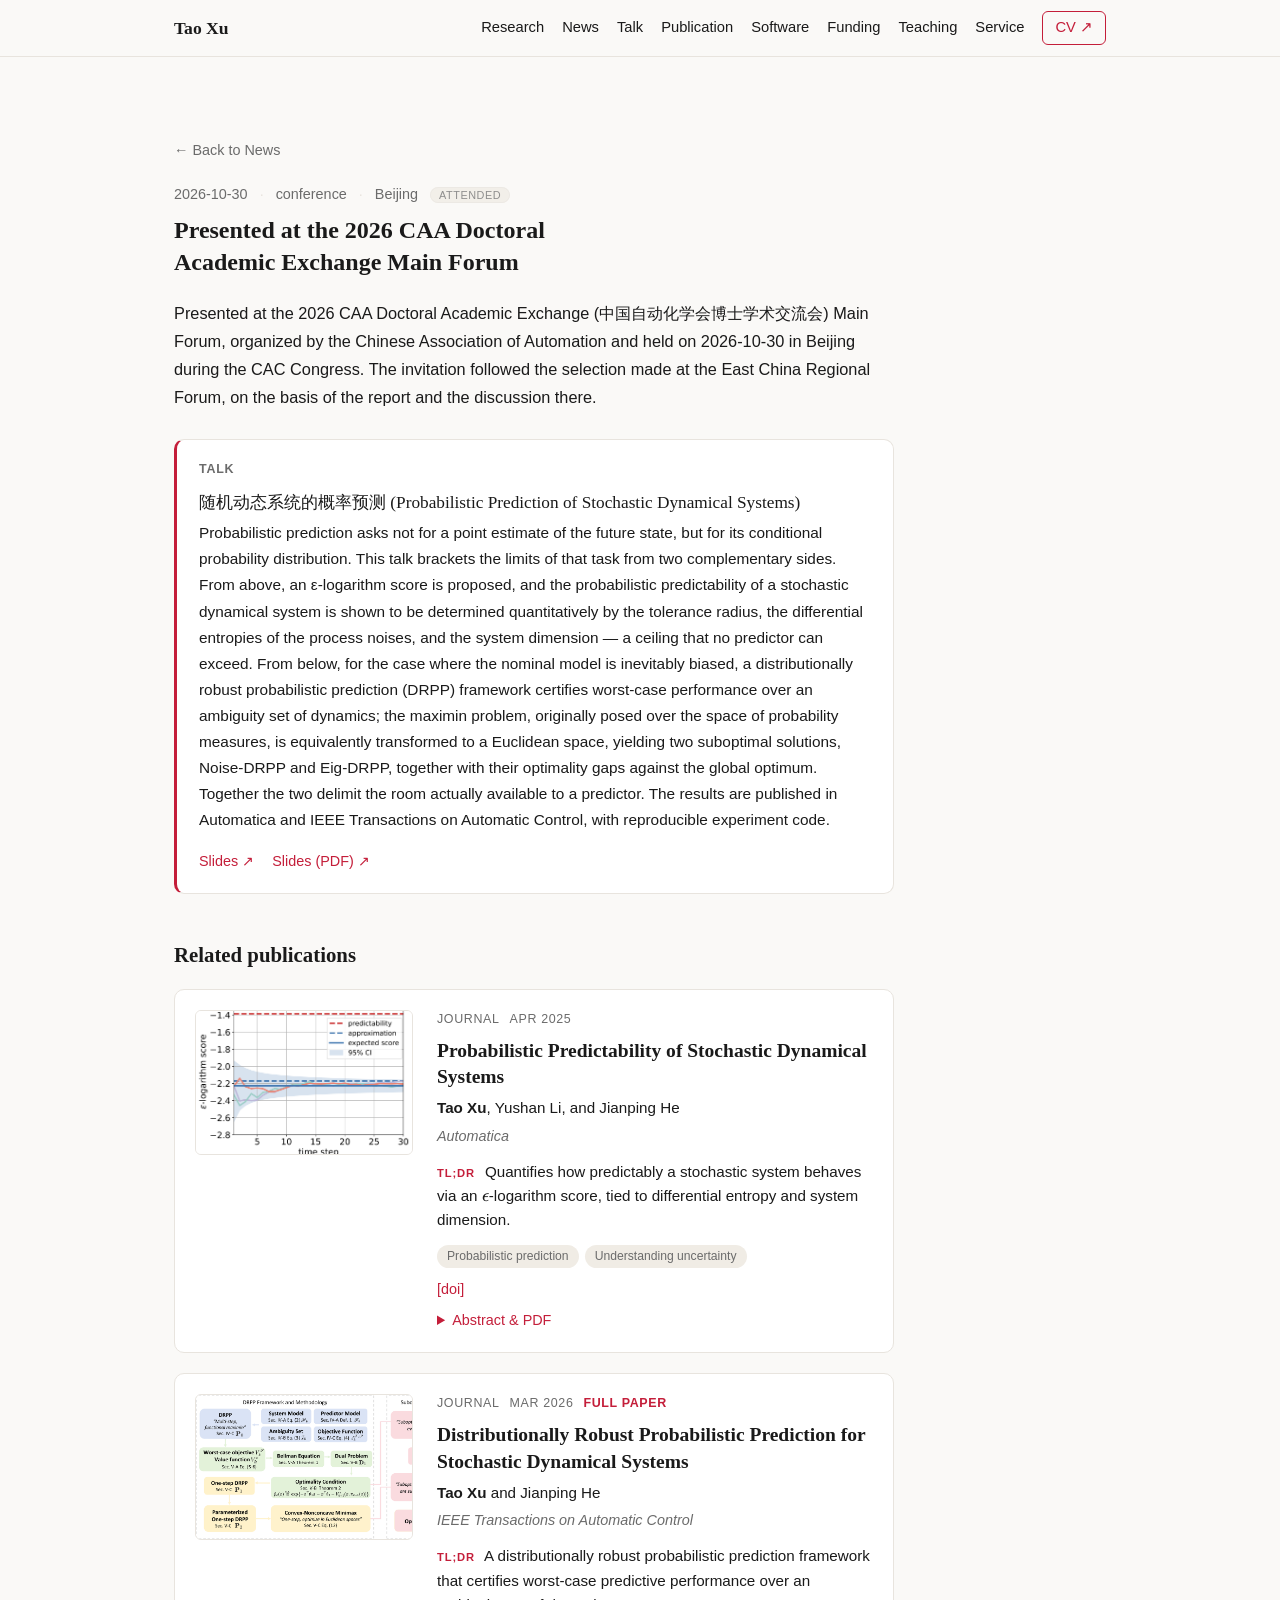
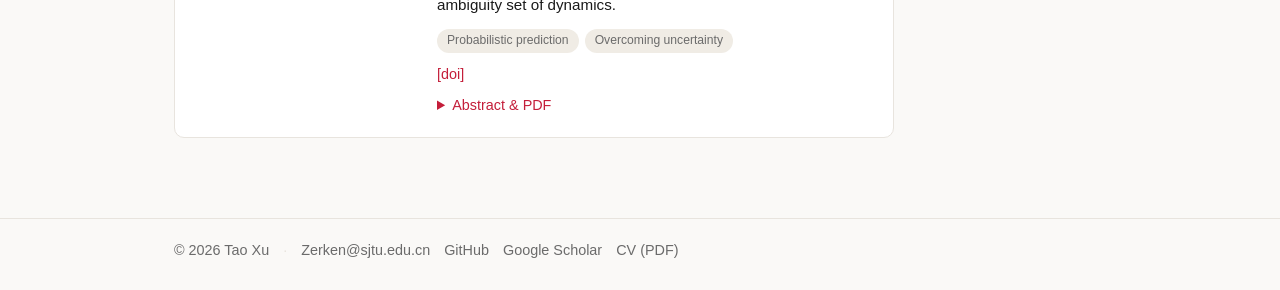
<file: events/26-10-30-caa-doctoral-forum-main-forum/index.html>
<!DOCTYPE html><html lang="en"> <head><meta charset="utf-8"><meta name="viewport" content="width=device-width, initial-scale=1"><title>Presented at the 2026 CAA Doctoral Academic Exchange Main Forum</title><meta name="description" content="Tao Xu — Ph.D. Candidate in Control Science and Engineering at Shanghai Jiao Tong University. Research at the intersection of control, game theory, optimization, and learning."><link rel="icon" type="image/png" href="/favicon.png"><script>document.documentElement.classList.add('js');</script><script async src="https://analytics.tao-xu.com/script.js" data-website-id="de310fde-58c9-41ed-9cc8-12bd09748600"></script><script src="/js/track.js"></script><link rel="stylesheet" href="/_astro/_slug_.BC-TR75c.css"></head> <body> <header class="nav"> <div class="container nav-inner"> <a class="nav-brand" href="/#top" data-track="nav_link" data-label="Top" data-slug="top">Tao Xu</a> <button class="nav-toggle" type="button" aria-expanded="false" aria-controls="nav-menu" aria-label="Menu" data-track="nav_toggle"> <span class="nav-toggle-bar"></span> <span class="nav-toggle-bar"></span> <span class="nav-toggle-bar"></span> </button> <nav class="nav-links" id="nav-menu" aria-label="Primary"> <a href="/#research" data-track="nav_link" data-label="Research" data-slug="research">Research</a><a href="/#news" data-track="nav_link" data-label="News" data-slug="news">News</a><a href="/#talks" data-track="nav_link" data-label="Talk" data-slug="talks">Talk</a><a href="/#publications" data-track="nav_link" data-label="Publication" data-slug="publications">Publication</a><a href="/#software" data-track="nav_link" data-label="Software" data-slug="software">Software</a><a href="/#grants" data-track="nav_link" data-label="Funding" data-slug="grants">Funding</a><a href="/#teaching" data-track="nav_link" data-label="Teaching" data-slug="teaching">Teaching</a><a href="/#service" data-track="nav_link" data-label="Service" data-slug="service">Service</a> <a class="nav-cv" href="/cv.pdf" target="_blank" rel="noopener" data-track="cv_download">CV ↗</a> </nav> </div> </header> <main class="container">  <article class="event-detail">  <p class="back-link"><a href="/#news">← Back to News</a></p> <p class="news-detail-date"> <time datetime="2026-10-30">2026-10-30</time> <span class="event-detail-sep" aria-hidden="true">·</span> <span class="event-type">conference</span>  <span class="event-detail-sep" aria-hidden="true">·</span> <span class="event-loc">Beijing</span>  <span class="event-status event-status--attended">attended</span> </p> <h1 class="news-detail-title">Presented at the 2026 CAA Doctoral Academic Exchange Main Forum</h1> <div class="news-detail-body"><p>Presented at the 2026 CAA Doctoral Academic Exchange (中国自动化学会博士学术交流会) Main Forum,
organized by the Chinese Association of Automation and held on 2026-10-30 in Beijing during the CAC
Congress. The invitation followed the selection made at the East China Regional Forum, on the basis
of the report and the discussion there.</p>
</div>  <section class="talk-block" aria-label="Talk"> <h2 class="talk-block-head">Talk</h2> <p class="talk-block-title">随机动态系统的概率预测 (Probabilistic Prediction of Stochastic Dynamical Systems)</p>  <div class="talk-block-abstract"><p>Probabilistic prediction asks not for a point estimate of the future state, but for its
conditional probability distribution. This talk brackets the limits of that task from two
complementary sides. From above, an ε-logarithm score is proposed, and the probabilistic
predictability of a stochastic dynamical system is shown to be determined quantitatively by the
tolerance radius, the differential entropies of the process noises, and the system dimension —
a ceiling that no predictor can exceed. From below, for the case where the nominal model is
inevitably biased, a distributionally robust probabilistic prediction (DRPP) framework certifies
worst-case performance over an ambiguity set of dynamics; the maximin problem, originally posed
over the space of probability measures, is equivalently transformed to a Euclidean space, yielding
two suboptimal solutions, Noise-DRPP and Eig-DRPP, together with their optimality gaps against the
global optimum. Together the two delimit the room actually available to a predictor. The results
are published in Automatica and IEEE Transactions on Automatic Control, with reproducible
experiment code.</p>
</div> <p class="talk-block-links"> <a href="/talks/ppsds-cac2026/" target="_blank" rel="noopener" data-track="event_slides_click" data-slug="26-10-30-caa-doctoral-forum-main-forum" data-talk="随机动态系统的概率预测 (Probabilistic Prediction of Stochastic Dynamical Systems)">Slides ↗</a> <a href="/talks/ppsds-cac2026/deck.pdf" target="_blank" rel="noopener" data-track="talk_pdf_download" data-deck="ppsds-cac2026">Slides (PDF) ↗</a> </p>  </section>  <section class="news-related" aria-label="Related items"> <div class="news-related-group"> <h2 class="news-related-title"> Related publications </h2> <div class="pub-list"> <article class="pub" data-tags="prediction understanding-uncertainty"> <div class="pub-figure"> <a class="pub-figure-link" href="https://doi.org/10.1016/j.automatica.2025.112160" target="_blank" rel="noopener" data-track="publication_figure_click" data-slug="probabilistic-predictability" data-title="Probabilistic Predictability of Stochastic Dynamical Systems" data-tags="prediction understanding-uncertainty"> <img class="pub-thumb" src="/img/pubs/probabilistic-predictability.png" alt="Probabilistic Predictability of Stochastic Dynamical Systems" loading="lazy" decoding="async"> <span class="pub-zoom" aria-hidden="true"> <img class="pub-zoom-img" src="/img/pubs/probabilistic-predictability.png" alt="" loading="lazy" decoding="async"> </span> </a> </div> <div class="pub-body"> <div class="pub-meta"> <span>journal</span> <span>Apr 2025</span>  </div> <h3 class="pub-title">Probabilistic Predictability of Stochastic Dynamical Systems</h3> <p class="pub-authors"><strong>Tao Xu</strong>, Yushan Li, and Jianping He</p> <p class="pub-venue">Automatica</p> <p class="pub-summary"><span class="pub-tldr">TL;DR</span> <span class="pub-summary-body">Quantifies how predictably a stochastic system behaves via an <span class="katex"><span class="katex-html" aria-hidden="true"><span class="katex-base"><span class="katex-strut" style="height:0.4306em;"></span><span class="mord mathnormal">ϵ</span></span></span></span>-logarithm score, tied to differential entropy and system dimension.</span></p> <div class="pub-tags"> <span class="tag">Probabilistic prediction</span><span class="tag">Understanding uncertainty</span> </div> <div class="pub-links"> <a href="https://doi.org/10.1016/j.automatica.2025.112160" target="_blank" rel="noopener" data-track="publication_link_click" data-slug="probabilistic-predictability" data-title="Probabilistic Predictability of Stochastic Dynamical Systems" data-link="doi">[doi]</a>  </div> <details class="pub-abstract" data-track="publication_abstract_expand" data-slug="probabilistic-predictability" data-title="Probabilistic Predictability of Stochastic Dynamical Systems" data-tags="prediction understanding-uncertainty"> <summary>Abstract &amp; PDF</summary> <div class="pub-abstract-body"> <div class="pub-abstract-render"><p>To assess the quality of a probabilistic prediction for stochastic dynamical systems (SDSs), scoring rules assign a numerical score based on the predictive distribution and the measured state. We propose an <span class="katex"><span class="katex-mathml"><math xmlns="http://www.w3.org/1998/Math/MathML"><semantics><mrow><mi>ϵ</mi></mrow><annotation encoding="application/x-tex">\epsilon</annotation></semantics></math></span><span class="katex-html" aria-hidden="true"><span class="base"><span class="strut" style="height:0.4306em;"></span><span class="mord mathnormal">ϵ</span></span></span></span>-logarithm score that generalizes the logarithm score by considering a neighborhood of radius <span class="katex"><span class="katex-mathml"><math xmlns="http://www.w3.org/1998/Math/MathML"><semantics><mrow><mi>ϵ</mi></mrow><annotation encoding="application/x-tex">\epsilon</annotation></semantics></math></span><span class="katex-html" aria-hidden="true"><span class="base"><span class="strut" style="height:0.4306em;"></span><span class="mord mathnormal">ϵ</span></span></span></span>. We characterize the probabilistic predictability of an SDS by optimizing the expected score over the space of probability measures, and show how predictability is quantitatively determined by the neighborhood radius, the differential entropies of process noises, and the system dimension. For any predictor, we provide approximations of the expected score with error <span class="katex"><span class="katex-mathml"><math xmlns="http://www.w3.org/1998/Math/MathML"><semantics><mrow><mi>O</mi><mo stretchy="false">(</mo><mi>ϵ</mi><mo stretchy="false">)</mo></mrow><annotation encoding="application/x-tex">O(\epsilon)</annotation></semantics></math></span><span class="katex-html" aria-hidden="true"><span class="base"><span class="strut" style="height:1em;vertical-align:-0.25em;"></span><span class="mord mathnormal" style="margin-right:0.0278em;">O</span><span class="mopen">(</span><span class="mord mathnormal">ϵ</span><span class="mclose">)</span></span></span></span>. We also analyze the asymptotic behaviors of the score on individual trajectories, proving convergence to the expected score for i.i.d. process noises with speed <span class="katex"><span class="katex-mathml"><math xmlns="http://www.w3.org/1998/Math/MathML"><semantics><mrow><mi>O</mi><mo stretchy="false">(</mo><msup><mi>T</mi><mrow><mo>−</mo><mn>1</mn><mi mathvariant="normal">/</mi><mn>2</mn></mrow></msup><mo stretchy="false">)</mo></mrow><annotation encoding="application/x-tex">O(T^{-1/2})</annotation></semantics></math></span><span class="katex-html" aria-hidden="true"><span class="base"><span class="strut" style="height:1.138em;vertical-align:-0.25em;"></span><span class="mord mathnormal" style="margin-right:0.0278em;">O</span><span class="mopen">(</span><span class="mord"><span class="mord mathnormal" style="margin-right:0.1389em;">T</span><span class="msupsub"><span class="vlist-t"><span class="vlist-r"><span class="vlist" style="height:0.888em;"><span style="top:-3.063em;margin-right:0.05em;"><span class="pstrut" style="height:2.7em;"></span><span class="sizing reset-size6 size3 mtight"><span class="mord mtight"><span class="mord mtight">−</span><span class="mord mtight">1/2</span></span></span></span></span></span></span></span></span><span class="mclose">)</span></span></span></span> in probability. Numerical examples elaborate the results.</p></div> <a class="pub-pdf" href="/pdfs/probabilistic-predictability.pdf" target="_blank" rel="noopener" data-track="publication_pdf_click" data-slug="probabilistic-predictability" data-title="Probabilistic Predictability of Stochastic Dynamical Systems" data-tags="prediction understanding-uncertainty">PDF ↗</a> </div> </details> </div> </article> <script type="module">document.querySelectorAll(".pub").forEach(i=>{const t=i.querySelector("details.pub-abstract");if(!t)return;let n=0,o=0;i.addEventListener("pointerdown",e=>{n=e.clientX,o=e.clientY}),i.addEventListener("click",e=>{e.target.closest("a, summary, button")||Math.hypot(e.clientX-n,e.clientY-o)>6||(t.open=!t.open)})});if(window.matchMedia("(hover: hover) and (pointer: fine)").matches){const i=()=>Math.max(document.documentElement.clientHeight,window.innerHeight);document.querySelectorAll(".pub-figure-link").forEach(t=>{const n=t.querySelector(".pub-zoom");if(!n)return;const o=()=>{const c=t.getBoundingClientRect(),a=n.offsetHeight||300,l=i()-c.bottom;n.classList.toggle("is-up",l<a+12&&c.top>l)};let e=!1;const r=()=>{e=!0,requestAnimationFrame(o)},s=()=>{e=!1};t.addEventListener("pointerenter",r),t.addEventListener("focus",r),t.addEventListener("pointerleave",s),t.addEventListener("blur",s),window.addEventListener("scroll",()=>{e&&o()},{passive:!0}),window.addEventListener("resize",()=>{e&&o()})})}</script><article class="pub" data-tags="prediction overcoming-uncertainty"> <div class="pub-figure"> <a class="pub-figure-link" href="https://doi.org/10.1109/TAC.2026.3687495" target="_blank" rel="noopener" data-track="publication_figure_click" data-slug="drpp-sds" data-title="Distributionally Robust Probabilistic Prediction for Stochastic Dynamical Systems" data-tags="prediction overcoming-uncertainty"> <img class="pub-thumb" src="/img/pubs/drpp-sds.png" alt="Distributionally Robust Probabilistic Prediction for Stochastic Dynamical Systems" loading="lazy" decoding="async"> <span class="pub-zoom" aria-hidden="true"> <img class="pub-zoom-img" src="/img/pubs/drpp-sds.png" alt="" loading="lazy" decoding="async"> </span> </a> </div> <div class="pub-body"> <div class="pub-meta"> <span>journal</span> <span>Mar 2026</span> <span class="pub-note">Full paper</span> </div> <h3 class="pub-title">Distributionally Robust Probabilistic Prediction for Stochastic Dynamical Systems</h3> <p class="pub-authors"><strong>Tao Xu</strong> and Jianping He</p> <p class="pub-venue">IEEE Transactions on Automatic Control</p> <p class="pub-summary"><span class="pub-tldr">TL;DR</span> <span class="pub-summary-body">A distributionally robust probabilistic prediction framework that certifies worst-case predictive performance over an ambiguity set of dynamics.</span></p> <div class="pub-tags"> <span class="tag">Probabilistic prediction</span><span class="tag">Overcoming uncertainty</span> </div> <div class="pub-links"> <a href="https://doi.org/10.1109/TAC.2026.3687495" target="_blank" rel="noopener" data-track="publication_link_click" data-slug="drpp-sds" data-title="Distributionally Robust Probabilistic Prediction for Stochastic Dynamical Systems" data-link="doi">[doi]</a>  </div> <details class="pub-abstract" data-track="publication_abstract_expand" data-slug="drpp-sds" data-title="Distributionally Robust Probabilistic Prediction for Stochastic Dynamical Systems" data-tags="prediction overcoming-uncertainty"> <summary>Abstract &amp; PDF</summary> <div class="pub-abstract-body"> <div class="pub-abstract-render"><p>Probabilistic prediction of stochastic dynamical systems (SDSs) aims to accurately predict the conditional probability distributions of future states. However, accurate probabilistic predictions hinge on accurate distributional information from a nominal model, which is rarely available in practice. We propose a novel functional-maximin-based distributionally robust probabilistic prediction (DRPP) framework, in which one can design probabilistic predictors with worst-case performance guarantees over a pre-defined ambiguity set of SDSs. Although DRPP requires optimizing over the space of probability measures — generally intractable — we develop a methodology that equivalently transforms the maximin problem from function spaces to Euclidean spaces. Two suboptimal solutions are derived: Noise-DRPP (relaxing constraints on the ambiguity set) and Eig-DRPP (relaxing constraints on the predictor), together with their optimality gaps against the global optimum. Numerical simulations compare the performance of the predictors under different SDSs.</p></div> <a class="pub-pdf" href="/pdfs/drpp-sds.pdf" target="_blank" rel="noopener" data-track="publication_pdf_click" data-slug="drpp-sds" data-title="Distributionally Robust Probabilistic Prediction for Stochastic Dynamical Systems" data-tags="prediction overcoming-uncertainty">PDF ↗</a> </div> </details> </div> </article>  </div> </div>  </section> </article>  </main> <footer class="site-footer"> <div class="container site-footer-inner"> <span>© 2026 Tao Xu</span> <span class="footer-sep" aria-hidden="true">·</span> <a href="mailto:Zerken@sjtu.edu.cn" data-track="contact_click" data-target="email">Zerken@sjtu.edu.cn</a> <a href="https://github.com/Xuzerken" target="_blank" rel="noopener" data-track="contact_click" data-target="github">GitHub</a> <a href="https://scholar.google.com/citations?user=Hle1LwkAAAAJ&hl=en" target="_blank" rel="noopener" data-track="contact_click" data-target="scholar">Google Scholar</a> <a href="/cv.pdf" target="_blank" rel="noopener" data-track="cv_download">CV (PDF)</a> </div> </footer> <script type="module">const t=document.querySelector(".nav-toggle"),n=document.querySelector(".nav-links");if(t&&n){let s=function(e){n.classList.toggle("is-open",e),t.classList.toggle("is-open",e),t.setAttribute("aria-expanded",String(e)),t.setAttribute("data-state",e?"open":"closed")};t.addEventListener("click",()=>s(!n.classList.contains("is-open"))),n.addEventListener("click",e=>{e.target instanceof Element&&e.target.closest("a")&&s(!1)}),document.addEventListener("click",e=>{n.classList.contains("is-open")&&!(e.target instanceof Node&&(n.contains(e.target)||t.contains(e.target)))&&s(!1)}),document.addEventListener("keydown",e=>{e.key==="Escape"&&s(!1)});const a=window.matchMedia("(max-width: 760px)"),i=()=>{a.matches||s(!1)};a.addEventListener?a.addEventListener("change",i):a.addListener&&a.addListener(i)}</script> </body> </html>
</file>
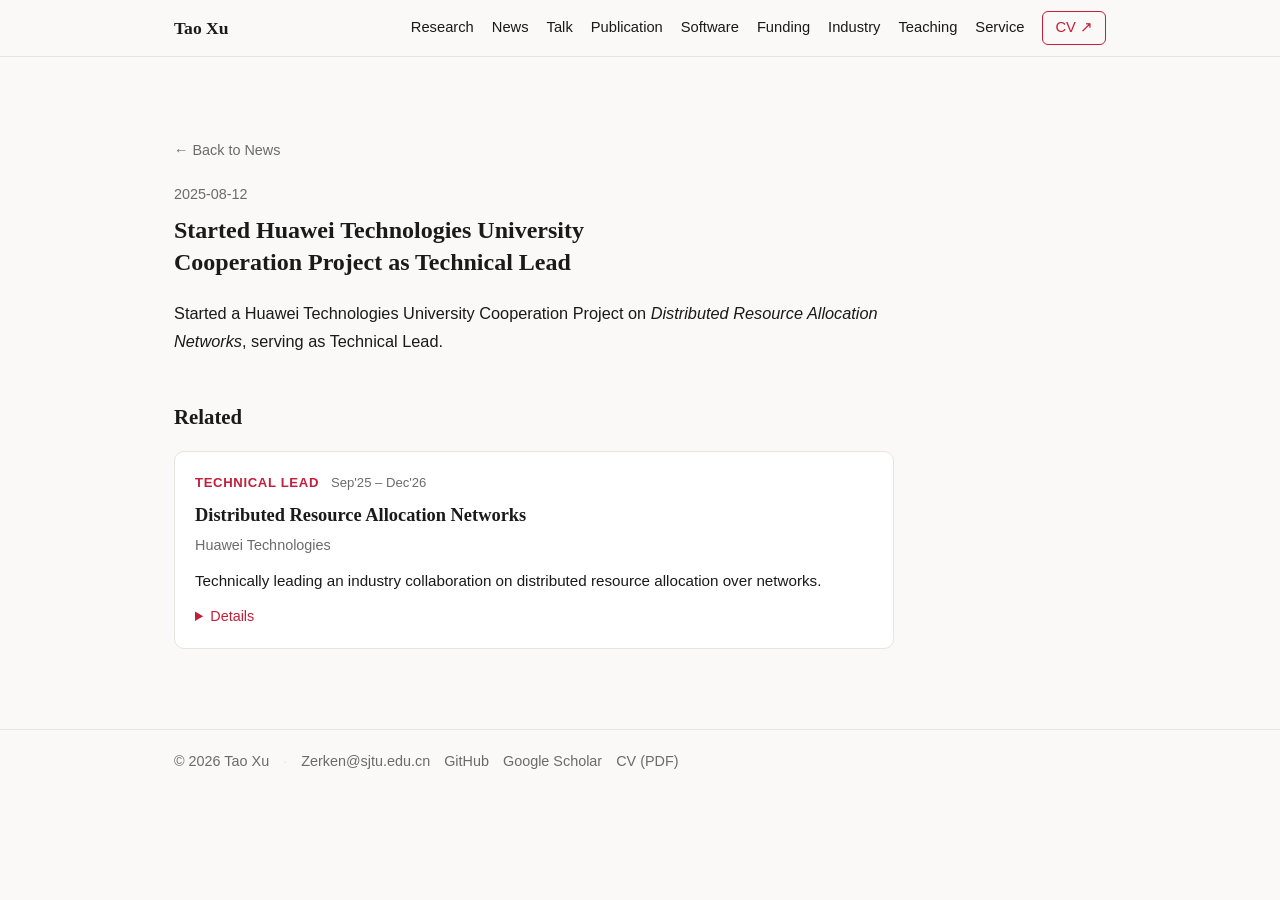
<file: news/2025-08-12-huawei-project/index.html>
<!DOCTYPE html><html lang="en"> <head><meta charset="utf-8"><meta name="viewport" content="width=device-width, initial-scale=1"><title>Started Huawei Technologies University Cooperation Project as Technical Lead</title><meta name="description" content="Tao Xu — Ph.D. Candidate in Control Science and Engineering at Shanghai Jiao Tong University. Research at the intersection of control, game theory, optimization, and learning."><link rel="icon" type="image/png" href="/favicon.png"><script>document.documentElement.classList.add('js');</script><script async src="https://analytics.tao-xu.com/script.js" data-website-id="de310fde-58c9-41ed-9cc8-12bd09748600"></script><script src="/js/track.js"></script><link rel="stylesheet" href="/_astro/_slug_.BC-TR75c.css"></head> <body> <header class="nav"> <div class="container nav-inner"> <a class="nav-brand" href="/#top" data-track="nav_link" data-label="Top" data-slug="top">Tao Xu</a> <button class="nav-toggle" type="button" aria-expanded="false" aria-controls="nav-menu" aria-label="Menu" data-track="nav_toggle"> <span class="nav-toggle-bar"></span> <span class="nav-toggle-bar"></span> <span class="nav-toggle-bar"></span> </button> <nav class="nav-links" id="nav-menu" aria-label="Primary"> <a href="/#research" data-track="nav_link" data-label="Research" data-slug="research">Research</a><a href="/#news" data-track="nav_link" data-label="News" data-slug="news">News</a><a href="/#talks" data-track="nav_link" data-label="Talk" data-slug="talks">Talk</a><a href="/#publications" data-track="nav_link" data-label="Publication" data-slug="publications">Publication</a><a href="/#software" data-track="nav_link" data-label="Software" data-slug="software">Software</a><a href="/#grants" data-track="nav_link" data-label="Funding" data-slug="grants">Funding</a><a href="/#industry" data-track="nav_link" data-label="Industry" data-slug="industry">Industry</a><a href="/#teaching" data-track="nav_link" data-label="Teaching" data-slug="teaching">Teaching</a><a href="/#service" data-track="nav_link" data-label="Service" data-slug="service">Service</a> <a class="nav-cv" href="/cv.pdf" target="_blank" rel="noopener" data-track="cv_download">CV ↗</a> </nav> </div> </header> <main class="container">  <article class="news-detail"> <p class="back-link"><a href="/#news">← Back to News</a></p> <time class="news-detail-date" datetime="2025-08-12">2025-08-12</time> <h1 class="news-detail-title">Started Huawei Technologies University Cooperation Project as Technical Lead</h1> <div class="news-detail-body"><p>Started a Huawei Technologies University Cooperation Project on <em>Distributed Resource Allocation Networks</em>, serving as Technical Lead.</p>
</div>   <section class="news-related" aria-label="Related items">  <div class="news-related-group"> <h2 class="news-related-title">Related</h2> <article class="grant" id="huawei-grant"> <div class="grant-meta"> <span class="grant-role">Technical Lead</span> <span>Sep&#39;25 – Dec&#39;26</span>  </div> <h3 class="grant-title">Distributed Resource Allocation Networks</h3> <p class="grant-source">Huawei Technologies</p> <p class="grant-summary">Technically leading an industry collaboration on distributed resource allocation over networks.</p> <details class="grant-detail" data-track="grant_expand" data-slug="huawei-grant" data-title="Distributed Resource Allocation Networks"> <summary>Details</summary> <p>Huawei Technologies University Cooperation Project on distributed resource allocation networks — networked, multi-agent optimization in industrial settings.</p> </details>  </article> </div> </section> </article>  </main> <footer class="site-footer"> <div class="container site-footer-inner"> <span>© 2026 Tao Xu</span> <span class="footer-sep" aria-hidden="true">·</span> <a href="mailto:Zerken@sjtu.edu.cn" data-track="contact_click" data-target="email">Zerken@sjtu.edu.cn</a> <a href="https://github.com/Xuzerken" target="_blank" rel="noopener" data-track="contact_click" data-target="github">GitHub</a> <a href="https://scholar.google.com/citations?user=Hle1LwkAAAAJ&hl=en" target="_blank" rel="noopener" data-track="contact_click" data-target="scholar">Google Scholar</a> <a href="/cv.pdf" target="_blank" rel="noopener" data-track="cv_download">CV (PDF)</a> </div> </footer> <script type="module">const t=document.querySelector(".nav-toggle"),n=document.querySelector(".nav-links");if(t&&n){let s=function(e){n.classList.toggle("is-open",e),t.classList.toggle("is-open",e),t.setAttribute("aria-expanded",String(e)),t.setAttribute("data-state",e?"open":"closed")};t.addEventListener("click",()=>s(!n.classList.contains("is-open"))),n.addEventListener("click",e=>{e.target instanceof Element&&e.target.closest("a")&&s(!1)}),document.addEventListener("click",e=>{n.classList.contains("is-open")&&!(e.target instanceof Node&&(n.contains(e.target)||t.contains(e.target)))&&s(!1)}),document.addEventListener("keydown",e=>{e.key==="Escape"&&s(!1)});const a=window.matchMedia("(max-width: 760px)"),i=()=>{a.matches||s(!1)};a.addEventListener?a.addEventListener("change",i):a.addListener&&a.addListener(i)}</script> </body> </html>
</file>
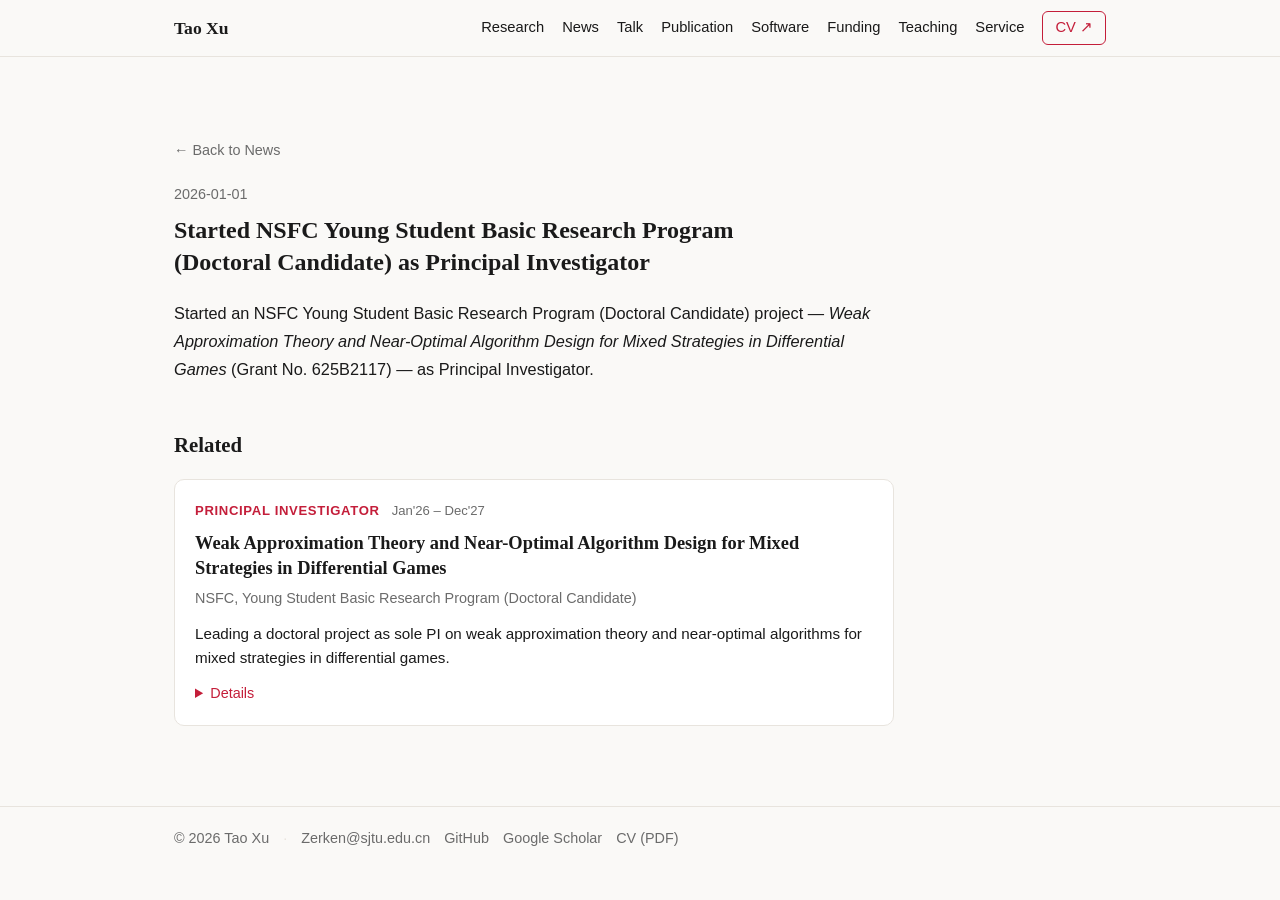
<file: news/2026-01-01-nsfc-grant/index.html>
<!DOCTYPE html><html lang="en"> <head><meta charset="utf-8"><meta name="viewport" content="width=device-width, initial-scale=1"><title>Started NSFC Young Student Basic Research Program (Doctoral Candidate) as Principal Investigator</title><meta name="description" content="Tao Xu — Ph.D. Candidate in Control Science and Engineering at Shanghai Jiao Tong University. Research at the intersection of control, game theory, optimization, and learning."><link rel="icon" type="image/png" href="/favicon.png"><script>document.documentElement.classList.add('js');</script><script async src="https://analytics.tao-xu.com/script.js" data-website-id="de310fde-58c9-41ed-9cc8-12bd09748600"></script><script src="/js/track.js"></script><link rel="stylesheet" href="/_astro/_slug_.BC-TR75c.css"></head> <body> <header class="nav"> <div class="container nav-inner"> <a class="nav-brand" href="/#top" data-track="nav_link" data-label="Top" data-slug="top">Tao Xu</a> <button class="nav-toggle" type="button" aria-expanded="false" aria-controls="nav-menu" aria-label="Menu" data-track="nav_toggle"> <span class="nav-toggle-bar"></span> <span class="nav-toggle-bar"></span> <span class="nav-toggle-bar"></span> </button> <nav class="nav-links" id="nav-menu" aria-label="Primary"> <a href="/#research" data-track="nav_link" data-label="Research" data-slug="research">Research</a><a href="/#news" data-track="nav_link" data-label="News" data-slug="news">News</a><a href="/#talks" data-track="nav_link" data-label="Talk" data-slug="talks">Talk</a><a href="/#publications" data-track="nav_link" data-label="Publication" data-slug="publications">Publication</a><a href="/#software" data-track="nav_link" data-label="Software" data-slug="software">Software</a><a href="/#grants" data-track="nav_link" data-label="Funding" data-slug="grants">Funding</a><a href="/#teaching" data-track="nav_link" data-label="Teaching" data-slug="teaching">Teaching</a><a href="/#service" data-track="nav_link" data-label="Service" data-slug="service">Service</a> <a class="nav-cv" href="/cv.pdf" target="_blank" rel="noopener" data-track="cv_download">CV ↗</a> </nav> </div> </header> <main class="container">  <article class="news-detail"> <p class="back-link"><a href="/#news">← Back to News</a></p> <time class="news-detail-date" datetime="2026-01-01">2026-01-01</time> <h1 class="news-detail-title">Started NSFC Young Student Basic Research Program (Doctoral Candidate) as Principal Investigator</h1> <div class="news-detail-body"><p>Started an NSFC Young Student Basic Research Program (Doctoral Candidate) project — <em>Weak Approximation Theory and Near-Optimal Algorithm Design for Mixed Strategies in Differential Games</em> (Grant No. 625B2117) — as Principal Investigator.</p>
</div>   <section class="news-related" aria-label="Related items">  <div class="news-related-group"> <h2 class="news-related-title">Related</h2> <article class="grant" id="nsfc-grant"> <div class="grant-meta"> <span class="grant-role">Principal Investigator</span> <span>Jan&#39;26 – Dec&#39;27</span>  </div> <h3 class="grant-title">Weak Approximation Theory and Near-Optimal Algorithm Design for Mixed Strategies in Differential Games</h3> <p class="grant-source">NSFC, Young Student Basic Research Program (Doctoral Candidate)</p> <p class="grant-summary">Leading a doctoral project as sole PI on weak approximation theory and near-optimal algorithms for mixed strategies in differential games.</p> <details class="grant-detail" data-track="grant_expand" data-slug="nsfc-grant" data-title="Weak Approximation Theory and Near-Optimal Algorithm Design for Mixed Strategies in Differential Games"> <summary>Details</summary> <p>National Natural Science Foundation of China (NSFC) Young Student Basic Research Program, Grant No. 625B2117 (300,000 RMB, 2-year competitive doctoral fellowship). Studies the weak approximation theory and near-optimal algorithm design for mixed strategies in differential games.</p> </details>  </article> </div> </section> </article>  </main> <footer class="site-footer"> <div class="container site-footer-inner"> <span>© 2026 Tao Xu</span> <span class="footer-sep" aria-hidden="true">·</span> <a href="mailto:Zerken@sjtu.edu.cn" data-track="contact_click" data-target="email">Zerken@sjtu.edu.cn</a> <a href="https://github.com/Xuzerken" target="_blank" rel="noopener" data-track="contact_click" data-target="github">GitHub</a> <a href="https://scholar.google.com/citations?user=Hle1LwkAAAAJ&hl=en" target="_blank" rel="noopener" data-track="contact_click" data-target="scholar">Google Scholar</a> <a href="/cv.pdf" target="_blank" rel="noopener" data-track="cv_download">CV (PDF)</a> </div> </footer> <script type="module">const t=document.querySelector(".nav-toggle"),n=document.querySelector(".nav-links");if(t&&n){let s=function(e){n.classList.toggle("is-open",e),t.classList.toggle("is-open",e),t.setAttribute("aria-expanded",String(e)),t.setAttribute("data-state",e?"open":"closed")};t.addEventListener("click",()=>s(!n.classList.contains("is-open"))),n.addEventListener("click",e=>{e.target instanceof Element&&e.target.closest("a")&&s(!1)}),document.addEventListener("click",e=>{n.classList.contains("is-open")&&!(e.target instanceof Node&&(n.contains(e.target)||t.contains(e.target)))&&s(!1)}),document.addEventListener("keydown",e=>{e.key==="Escape"&&s(!1)});const a=window.matchMedia("(max-width: 760px)"),i=()=>{a.matches||s(!1)};a.addEventListener?a.addEventListener("change",i):a.addListener&&a.addListener(i)}</script> </body> </html>
</file>
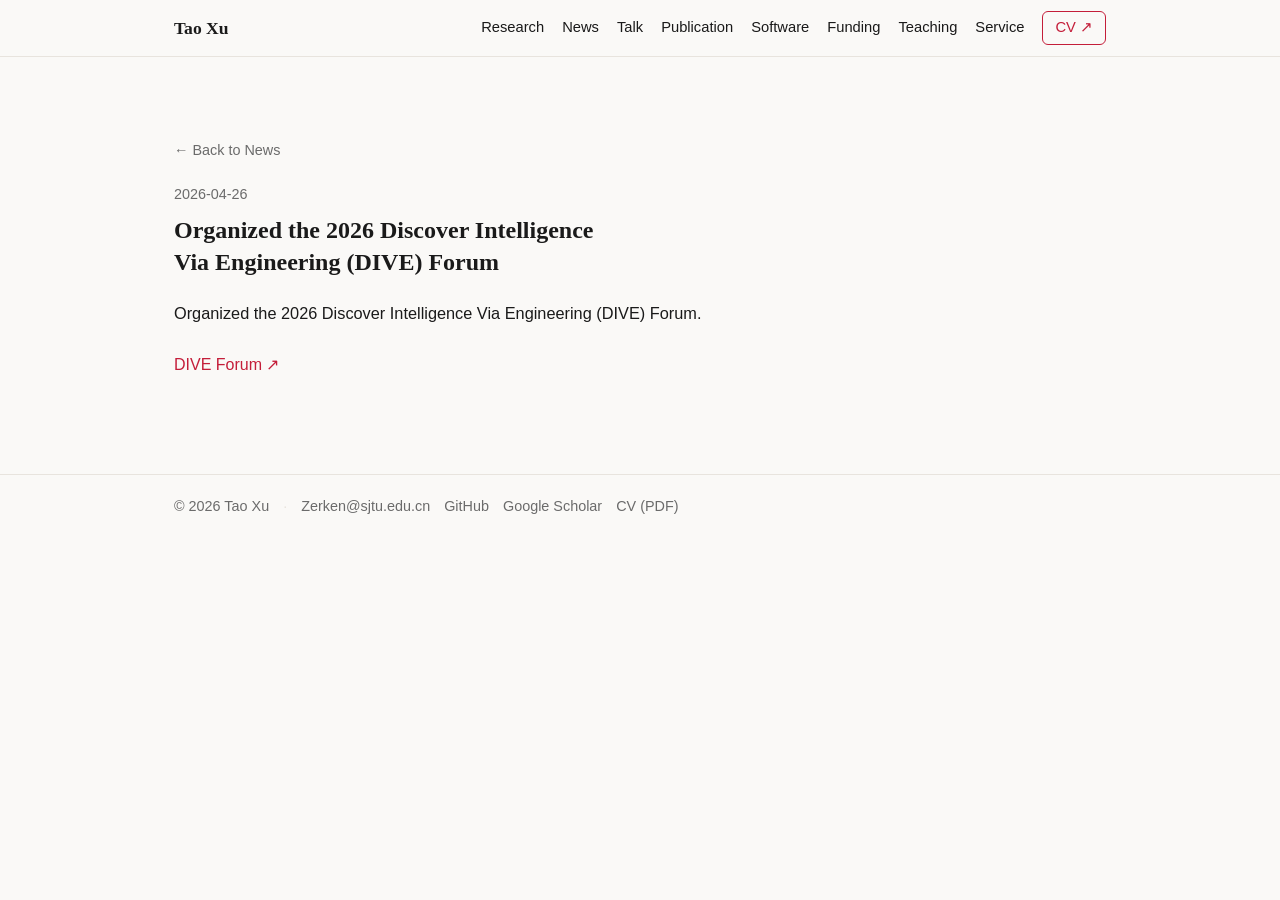
<file: news/2026-04-26-dive-forum-organizer/index.html>
<!DOCTYPE html><html lang="en"> <head><meta charset="utf-8"><meta name="viewport" content="width=device-width, initial-scale=1"><title>Organized the 2026 Discover Intelligence Via Engineering (DIVE) Forum</title><meta name="description" content="Tao Xu — Ph.D. Candidate in Control Science and Engineering at Shanghai Jiao Tong University. Research at the intersection of control, game theory, optimization, and learning."><link rel="icon" type="image/png" href="/favicon.png"><script>document.documentElement.classList.add('js');</script><script async src="https://analytics.tao-xu.com/script.js" data-website-id="de310fde-58c9-41ed-9cc8-12bd09748600"></script><script src="/js/track.js"></script><link rel="stylesheet" href="/_astro/_slug_.BC-TR75c.css"></head> <body> <header class="nav"> <div class="container nav-inner"> <a class="nav-brand" href="/#top" data-track="nav_link" data-label="Top" data-slug="top">Tao Xu</a> <button class="nav-toggle" type="button" aria-expanded="false" aria-controls="nav-menu" aria-label="Menu" data-track="nav_toggle"> <span class="nav-toggle-bar"></span> <span class="nav-toggle-bar"></span> <span class="nav-toggle-bar"></span> </button> <nav class="nav-links" id="nav-menu" aria-label="Primary"> <a href="/#research" data-track="nav_link" data-label="Research" data-slug="research">Research</a><a href="/#news" data-track="nav_link" data-label="News" data-slug="news">News</a><a href="/#talks" data-track="nav_link" data-label="Talk" data-slug="talks">Talk</a><a href="/#publications" data-track="nav_link" data-label="Publication" data-slug="publications">Publication</a><a href="/#software" data-track="nav_link" data-label="Software" data-slug="software">Software</a><a href="/#grants" data-track="nav_link" data-label="Funding" data-slug="grants">Funding</a><a href="/#teaching" data-track="nav_link" data-label="Teaching" data-slug="teaching">Teaching</a><a href="/#service" data-track="nav_link" data-label="Service" data-slug="service">Service</a> <a class="nav-cv" href="/cv.pdf" target="_blank" rel="noopener" data-track="cv_download">CV ↗</a> </nav> </div> </header> <main class="container">  <article class="news-detail"> <p class="back-link"><a href="/#news">← Back to News</a></p> <time class="news-detail-date" datetime="2026-04-26">2026-04-26</time> <h1 class="news-detail-title">Organized the 2026 Discover Intelligence Via Engineering (DIVE) Forum</h1> <div class="news-detail-body"><p>Organized the 2026 Discover Intelligence Via Engineering (DIVE) Forum.</p>
</div>  <p class="news-detail-link"> <a href="https://dive-mate.github.io/" target="_blank" rel="noopener" data-track="news_link_click" data-slug="2026-04-26-dive-forum-organizer" data-title="Organized the 2026 Discover Intelligence Via Engineering (DIVE) Forum"> DIVE Forum ↗
</a> </p>  </article>  </main> <footer class="site-footer"> <div class="container site-footer-inner"> <span>© 2026 Tao Xu</span> <span class="footer-sep" aria-hidden="true">·</span> <a href="mailto:Zerken@sjtu.edu.cn" data-track="contact_click" data-target="email">Zerken@sjtu.edu.cn</a> <a href="https://github.com/Xuzerken" target="_blank" rel="noopener" data-track="contact_click" data-target="github">GitHub</a> <a href="https://scholar.google.com/citations?user=Hle1LwkAAAAJ&hl=en" target="_blank" rel="noopener" data-track="contact_click" data-target="scholar">Google Scholar</a> <a href="/cv.pdf" target="_blank" rel="noopener" data-track="cv_download">CV (PDF)</a> </div> </footer> <script type="module">const t=document.querySelector(".nav-toggle"),n=document.querySelector(".nav-links");if(t&&n){let s=function(e){n.classList.toggle("is-open",e),t.classList.toggle("is-open",e),t.setAttribute("aria-expanded",String(e)),t.setAttribute("data-state",e?"open":"closed")};t.addEventListener("click",()=>s(!n.classList.contains("is-open"))),n.addEventListener("click",e=>{e.target instanceof Element&&e.target.closest("a")&&s(!1)}),document.addEventListener("click",e=>{n.classList.contains("is-open")&&!(e.target instanceof Node&&(n.contains(e.target)||t.contains(e.target)))&&s(!1)}),document.addEventListener("keydown",e=>{e.key==="Escape"&&s(!1)});const a=window.matchMedia("(max-width: 760px)"),i=()=>{a.matches||s(!1)};a.addEventListener?a.addEventListener("change",i):a.addListener&&a.addListener(i)}</script> </body> </html>
</file>
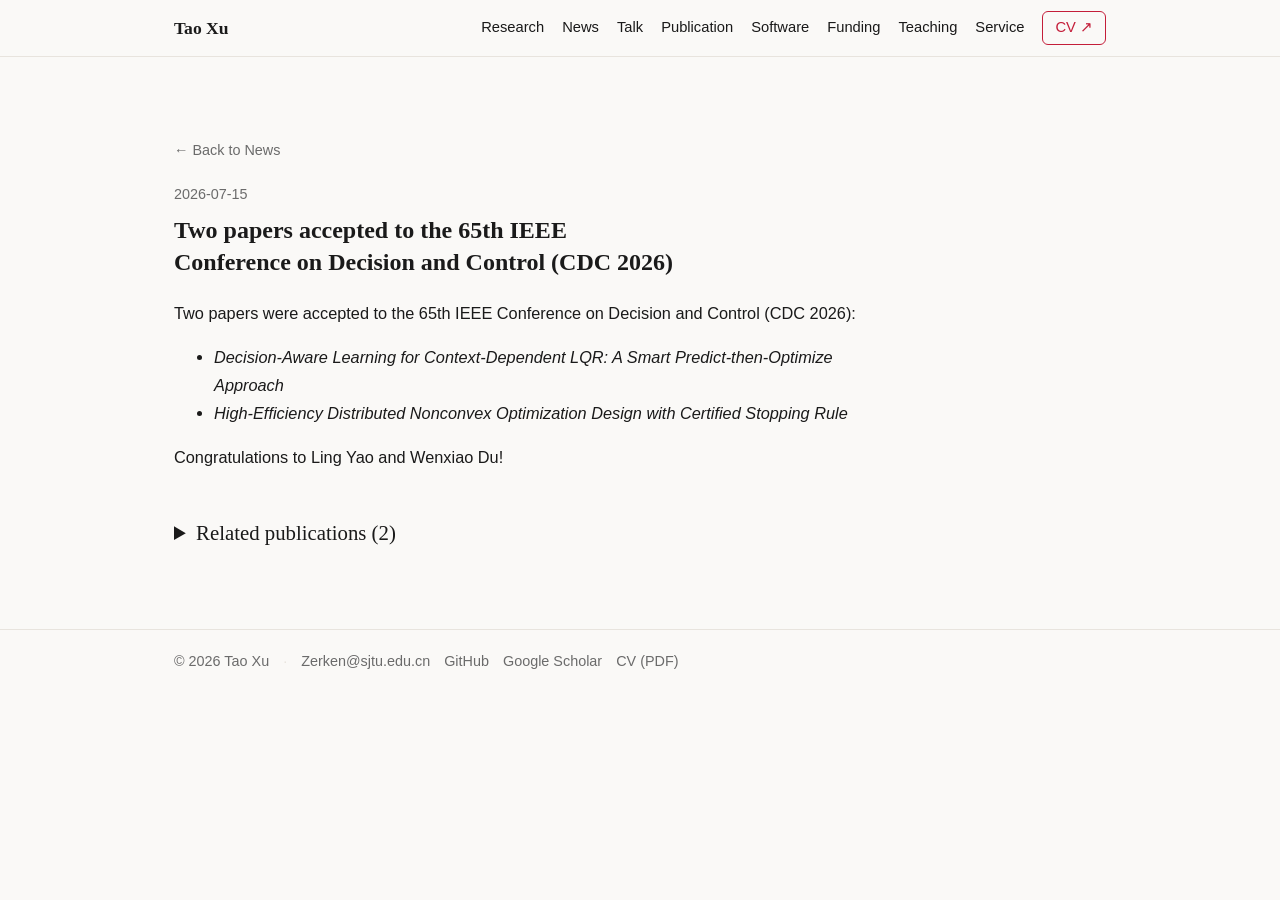
<file: news/2026-07-15-cdc-2026-two-papers/index.html>
<!DOCTYPE html><html lang="en"> <head><meta charset="utf-8"><meta name="viewport" content="width=device-width, initial-scale=1"><title>Two papers accepted to the 65th IEEE Conference on Decision and Control (CDC 2026)</title><meta name="description" content="Tao Xu — Ph.D. Candidate in Control Science and Engineering at Shanghai Jiao Tong University. Research at the intersection of control, game theory, optimization, and learning."><link rel="icon" type="image/png" href="/favicon.png"><script>document.documentElement.classList.add('js');</script><script async src="https://analytics.tao-xu.com/script.js" data-website-id="de310fde-58c9-41ed-9cc8-12bd09748600"></script><script src="/js/track.js"></script><link rel="stylesheet" href="/_astro/_slug_.BC-TR75c.css"></head> <body> <header class="nav"> <div class="container nav-inner"> <a class="nav-brand" href="/#top" data-track="nav_link" data-label="Top" data-slug="top">Tao Xu</a> <button class="nav-toggle" type="button" aria-expanded="false" aria-controls="nav-menu" aria-label="Menu" data-track="nav_toggle"> <span class="nav-toggle-bar"></span> <span class="nav-toggle-bar"></span> <span class="nav-toggle-bar"></span> </button> <nav class="nav-links" id="nav-menu" aria-label="Primary"> <a href="/#research" data-track="nav_link" data-label="Research" data-slug="research">Research</a><a href="/#news" data-track="nav_link" data-label="News" data-slug="news">News</a><a href="/#talks" data-track="nav_link" data-label="Talk" data-slug="talks">Talk</a><a href="/#publications" data-track="nav_link" data-label="Publication" data-slug="publications">Publication</a><a href="/#software" data-track="nav_link" data-label="Software" data-slug="software">Software</a><a href="/#grants" data-track="nav_link" data-label="Funding" data-slug="grants">Funding</a><a href="/#teaching" data-track="nav_link" data-label="Teaching" data-slug="teaching">Teaching</a><a href="/#service" data-track="nav_link" data-label="Service" data-slug="service">Service</a> <a class="nav-cv" href="/cv.pdf" target="_blank" rel="noopener" data-track="cv_download">CV ↗</a> </nav> </div> </header> <main class="container">  <article class="news-detail"> <p class="back-link"><a href="/#news">← Back to News</a></p> <time class="news-detail-date" datetime="2026-07-15">2026-07-15</time> <h1 class="news-detail-title">Two papers accepted to the 65th IEEE Conference on Decision and Control (CDC 2026)</h1> <div class="news-detail-body"><p>Two papers were accepted to the 65th IEEE Conference on Decision and Control (CDC 2026):</p>
<ul>
<li><em>Decision-Aware Learning for Context-Dependent LQR: A Smart Predict-then-Optimize Approach</em></li>
<li><em>High-Efficiency Distributed Nonconvex Optimization Design with Certified Stopping Rule</em></li>
</ul>
<p>Congratulations to Ling Yao and Wenxiao Du!</p>
</div>   <section class="news-related" aria-label="Related items"> <details class="news-pubs"> <summary>
Related publications (2)
</summary> <div class="pub-list"> <article class="pub" data-tags="pto overcoming-uncertainty"> <div class="pub-figure"> <a class="pub-figure-link" href="#" target="_blank" rel="noopener" data-track="publication_figure_click" data-slug="decision-aware-lqr" data-title="Decision-Aware Learning for Context-Dependent LQR: A Smart Predict-then-Optimize Approach" data-tags="pto overcoming-uncertainty"> <img class="pub-thumb" src="/img/pubs/decision-aware-lqr.png" alt="Decision-Aware Learning for Context-Dependent LQR: A Smart Predict-then-Optimize Approach" loading="lazy" decoding="async"> <span class="pub-zoom" aria-hidden="true"> <img class="pub-zoom-img" src="/img/pubs/decision-aware-lqr.png" alt="" loading="lazy" decoding="async"> </span> </a> </div> <div class="pub-body"> <div class="pub-meta"> <span>conference</span> <span>Dec 2026</span> <span class="pub-note">To appear</span> </div> <h3 class="pub-title">Decision-Aware Learning for Context-Dependent LQR: A Smart Predict-then-Optimize Approach</h3> <p class="pub-authors">Wenxiao Du, <strong>Tao Xu</strong>, Xiaoyu Luo, Chongrong Fang, Jianping He</p> <p class="pub-venue">IEEE 65th Conference on Decision and Control (CDC)</p> <p class="pub-summary"><span class="pub-tldr">TL;DR</span> <span class="pub-summary-body">A smart predict-then-optimize approach that learns predictions tailored to downstream context-dependent LQR decisions.</span></p> <div class="pub-tags"> <span class="tag">Decision-aware learning</span><span class="tag">Overcoming uncertainty</span> </div> <div class="pub-links">   </div> <details class="pub-abstract" data-track="publication_abstract_expand" data-slug="decision-aware-lqr" data-title="Decision-Aware Learning for Context-Dependent LQR: A Smart Predict-then-Optimize Approach" data-tags="pto overcoming-uncertainty"> <summary>Abstract &amp; PDF</summary> <div class="pub-abstract-body"> <div class="pub-abstract-render"><p>This paper develops a decision-aware learning framework for constrained linear quadratic regulator (LQR) design. It addresses the challenge of tuning unknown context-dependent cost weighting matrices by directly optimizing downstream control performance. When the prediction accuracy is poor, traditional two-stage methods, separating weight prediction and control optimization, are difficult to meet the demands of downstream high-precision tasks. Thus, we introduce the Smart Predict-then-Optimize (SPO) framework to the constrained LQR problem, which optimizes downstream control quality via direct decision regret minimization. First, we generalize the theory of the SPO framework to fit the LQR control problem.
Second, we derive a convex surrogate for SPO loss, which retains interpretability via explicit weight prediction. Third, we propose an end-to-end training pipeline based on gradient-based optimization. Finally, we validate our approach via simulations, showing that our method reduces the cost ratio by approximately 34% compared to the Mean Squared Error (MSE) baseline, achieving significantly better downstream control performance.</p></div> <a class="pub-pdf" href="/pdfs/decision-aware-lqr.pdf" target="_blank" rel="noopener" data-track="publication_pdf_click" data-slug="decision-aware-lqr" data-title="Decision-Aware Learning for Context-Dependent LQR: A Smart Predict-then-Optimize Approach" data-tags="pto overcoming-uncertainty">PDF ↗</a> </div> </details> </div> </article> <script type="module">document.querySelectorAll(".pub").forEach(i=>{const t=i.querySelector("details.pub-abstract");if(!t)return;let n=0,o=0;i.addEventListener("pointerdown",e=>{n=e.clientX,o=e.clientY}),i.addEventListener("click",e=>{e.target.closest("a, summary, button")||Math.hypot(e.clientX-n,e.clientY-o)>6||(t.open=!t.open)})});if(window.matchMedia("(hover: hover) and (pointer: fine)").matches){const i=()=>Math.max(document.documentElement.clientHeight,window.innerHeight);document.querySelectorAll(".pub-figure-link").forEach(t=>{const n=t.querySelector(".pub-zoom");if(!n)return;const o=()=>{const c=t.getBoundingClientRect(),a=n.offsetHeight||300,l=i()-c.bottom;n.classList.toggle("is-up",l<a+12&&c.top>l)};let e=!1;const r=()=>{e=!0,requestAnimationFrame(o)},s=()=>{e=!1};t.addEventListener("pointerenter",r),t.addEventListener("focus",r),t.addEventListener("pointerleave",s),t.addEventListener("blur",s),window.addEventListener("scroll",()=>{e&&o()},{passive:!0}),window.addEventListener("resize",()=>{e&&o()})})}</script><article class="pub" data-tags="networked"> <div class="pub-figure"> <a class="pub-figure-link" href="#" target="_blank" rel="noopener" data-track="publication_figure_click" data-slug="distributed-nonconvex-optimization" data-title="High-Efficiency Distributed Nonconvex Optimization Design with Certified Stopping Rule" data-tags="networked"> <img class="pub-thumb" src="/img/pubs/distributed-nonconvex-optimization.png" alt="High-Efficiency Distributed Nonconvex Optimization Design with Certified Stopping Rule" loading="lazy" decoding="async"> <span class="pub-zoom" aria-hidden="true"> <img class="pub-zoom-img" src="/img/pubs/distributed-nonconvex-optimization.png" alt="" loading="lazy" decoding="async"> </span> </a> </div> <div class="pub-body"> <div class="pub-meta"> <span>conference</span> <span>Dec 2026</span> <span class="pub-note">To appear</span> </div> <h3 class="pub-title">High-Efficiency Distributed Nonconvex Optimization Design with Certified Stopping Rule</h3> <p class="pub-authors">Ling Yao, Xiangyun Rao, <strong>Tao Xu</strong>, Pangkit Fong, Jianping He</p> <p class="pub-venue">IEEE 65th Conference on Decision and Control (CDC)</p> <p class="pub-summary"><span class="pub-tldr">TL;DR</span> <span class="pub-summary-body">A high-efficiency distributed nonconvex optimization method with a certified stopping rule.</span></p> <div class="pub-tags"> <span class="tag">Networked &amp; multi-agent systems</span> </div> <div class="pub-links">   </div> <details class="pub-abstract" data-track="publication_abstract_expand" data-slug="distributed-nonconvex-optimization" data-title="High-Efficiency Distributed Nonconvex Optimization Design with Certified Stopping Rule" data-tags="networked"> <summary>Abstract &amp; PDF</summary> <div class="pub-abstract-body"> <div class="pub-abstract-render"><p>Distributed nonconvex optimization with certification constraints is a crucial demand in multi-agent networks, especially sparse ones. However, a globally suboptimal consensus value may invalidate stability or safety requirements. To address this issue,  we develop a Chebyshev-Accelerated Surrogate Optimization (CASO) pipeline for distributed optimization of univariate objectives. CASO consists of four stages: distributed power iteration, local surrogate construction, accelerated coefficient consensus and algebraic global minimization of the final surrogate. With a distributedly verifiable stopping rule, CASO provides an <span class="katex"><span class="katex-mathml"><math xmlns="http://www.w3.org/1998/Math/MathML"><semantics><mrow><mi>ϵ</mi></mrow><annotation encoding="application/x-tex">\epsilon</annotation></semantics></math></span><span class="katex-html" aria-hidden="true"><span class="base"><span class="strut" style="height:0.4306em;"></span><span class="mord mathnormal">ϵ</span></span></span></span>-global optimality guarantee, and reduces communication costs across sparse networks. Simulations verify the theoretical rigor and methodology effectiveness of CASO.</p></div> <a class="pub-pdf" href="/pdfs/distributed-nonconvex-optimization.pdf" target="_blank" rel="noopener" data-track="publication_pdf_click" data-slug="distributed-nonconvex-optimization" data-title="High-Efficiency Distributed Nonconvex Optimization Design with Certified Stopping Rule" data-tags="networked">PDF ↗</a> </div> </details> </div> </article>  </div> </details>  </section> </article>  </main> <footer class="site-footer"> <div class="container site-footer-inner"> <span>© 2026 Tao Xu</span> <span class="footer-sep" aria-hidden="true">·</span> <a href="mailto:Zerken@sjtu.edu.cn" data-track="contact_click" data-target="email">Zerken@sjtu.edu.cn</a> <a href="https://github.com/Xuzerken" target="_blank" rel="noopener" data-track="contact_click" data-target="github">GitHub</a> <a href="https://scholar.google.com/citations?user=Hle1LwkAAAAJ&hl=en" target="_blank" rel="noopener" data-track="contact_click" data-target="scholar">Google Scholar</a> <a href="/cv.pdf" target="_blank" rel="noopener" data-track="cv_download">CV (PDF)</a> </div> </footer> <script type="module">const t=document.querySelector(".nav-toggle"),n=document.querySelector(".nav-links");if(t&&n){let s=function(e){n.classList.toggle("is-open",e),t.classList.toggle("is-open",e),t.setAttribute("aria-expanded",String(e)),t.setAttribute("data-state",e?"open":"closed")};t.addEventListener("click",()=>s(!n.classList.contains("is-open"))),n.addEventListener("click",e=>{e.target instanceof Element&&e.target.closest("a")&&s(!1)}),document.addEventListener("click",e=>{n.classList.contains("is-open")&&!(e.target instanceof Node&&(n.contains(e.target)||t.contains(e.target)))&&s(!1)}),document.addEventListener("keydown",e=>{e.key==="Escape"&&s(!1)});const a=window.matchMedia("(max-width: 760px)"),i=()=>{a.matches||s(!1)};a.addEventListener?a.addEventListener("change",i):a.addListener&&a.addListener(i)}</script> </body> </html>
</file>
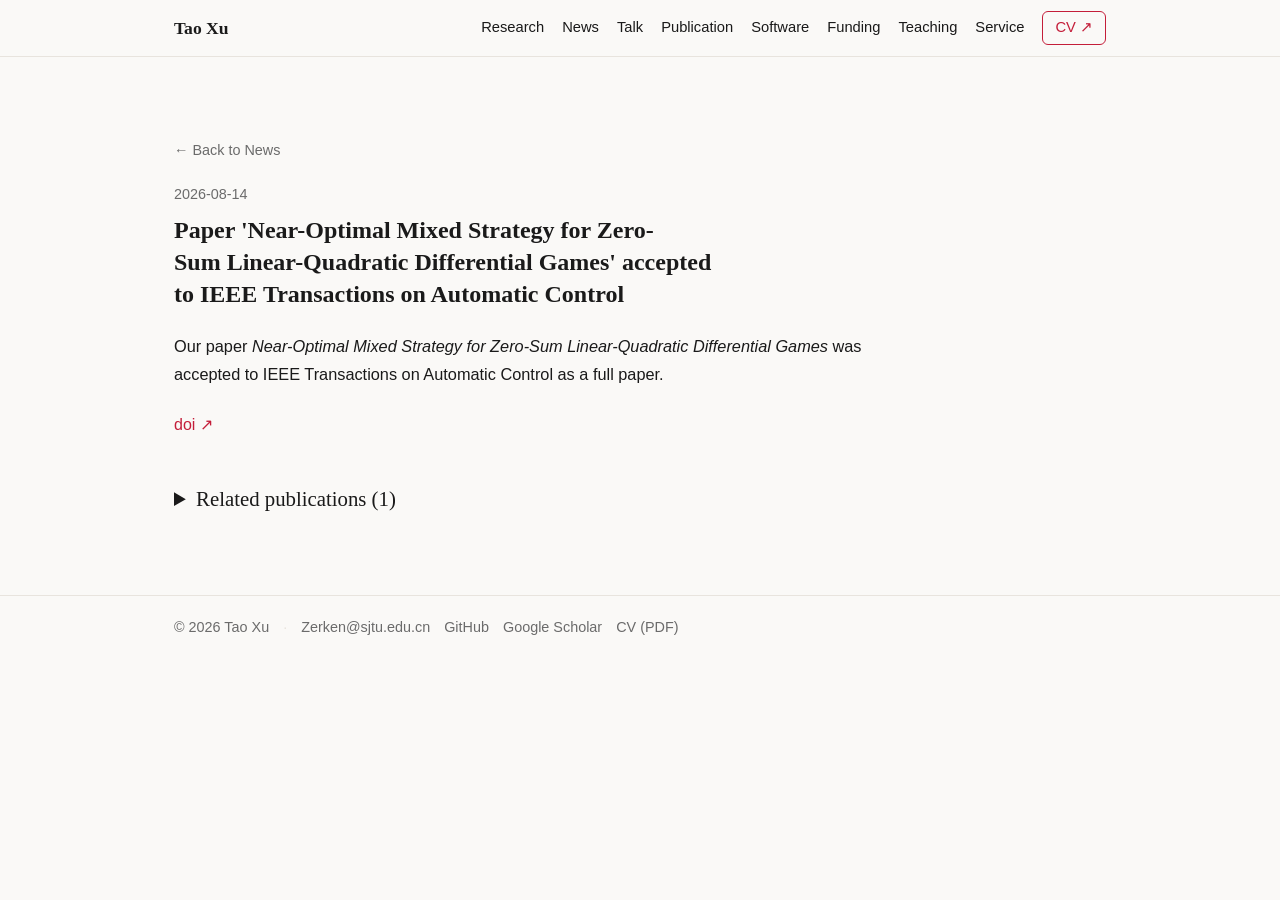
<file: news/2026-08-14-tac-near-optimal-lqdg/index.html>
<!DOCTYPE html><html lang="en"> <head><meta charset="utf-8"><meta name="viewport" content="width=device-width, initial-scale=1"><title>Paper &#39;Near-Optimal Mixed Strategy for Zero-Sum Linear-Quadratic Differential Games&#39; accepted to IEEE Transactions on Automatic Control</title><meta name="description" content="Tao Xu — Ph.D. Candidate in Control Science and Engineering at Shanghai Jiao Tong University. Research at the intersection of control, game theory, optimization, and learning."><link rel="icon" type="image/png" href="/favicon.png"><script>document.documentElement.classList.add('js');</script><script async src="https://analytics.tao-xu.com/script.js" data-website-id="de310fde-58c9-41ed-9cc8-12bd09748600"></script><script src="/js/track.js"></script><link rel="stylesheet" href="/_astro/_slug_.BC-TR75c.css"></head> <body> <header class="nav"> <div class="container nav-inner"> <a class="nav-brand" href="/#top" data-track="nav_link" data-label="Top" data-slug="top">Tao Xu</a> <button class="nav-toggle" type="button" aria-expanded="false" aria-controls="nav-menu" aria-label="Menu" data-track="nav_toggle"> <span class="nav-toggle-bar"></span> <span class="nav-toggle-bar"></span> <span class="nav-toggle-bar"></span> </button> <nav class="nav-links" id="nav-menu" aria-label="Primary"> <a href="/#research" data-track="nav_link" data-label="Research" data-slug="research">Research</a><a href="/#news" data-track="nav_link" data-label="News" data-slug="news">News</a><a href="/#talks" data-track="nav_link" data-label="Talk" data-slug="talks">Talk</a><a href="/#publications" data-track="nav_link" data-label="Publication" data-slug="publications">Publication</a><a href="/#software" data-track="nav_link" data-label="Software" data-slug="software">Software</a><a href="/#grants" data-track="nav_link" data-label="Funding" data-slug="grants">Funding</a><a href="/#teaching" data-track="nav_link" data-label="Teaching" data-slug="teaching">Teaching</a><a href="/#service" data-track="nav_link" data-label="Service" data-slug="service">Service</a> <a class="nav-cv" href="/cv.pdf" target="_blank" rel="noopener" data-track="cv_download">CV ↗</a> </nav> </div> </header> <main class="container">  <article class="news-detail"> <p class="back-link"><a href="/#news">← Back to News</a></p> <time class="news-detail-date" datetime="2026-08-14">2026-08-14</time> <h1 class="news-detail-title">Paper &#39;Near-Optimal Mixed Strategy for Zero-Sum Linear-Quadratic Differential Games&#39; accepted to IEEE Transactions on Automatic Control</h1> <div class="news-detail-body"><p>Our paper <em>Near-Optimal Mixed Strategy for Zero-Sum Linear-Quadratic Differential Games</em> was accepted to IEEE Transactions on Automatic Control as a full paper.</p>
</div>  <p class="news-detail-link"> <a href="https://doi.org/10.1109/TAC.2026.3729159" target="_blank" rel="noopener" data-track="news_link_click" data-slug="2026-08-14-tac-near-optimal-lqdg" data-title="Paper 'Near-Optimal Mixed Strategy for Zero-Sum Linear-Quadratic Differential Games' accepted to IEEE Transactions on Automatic Control"> doi ↗
</a> </p> <section class="news-related" aria-label="Related items"> <details class="news-pubs"> <summary>
Related publications (1)
</summary> <div class="pub-list"> <article class="pub" data-tags="games exploiting-uncertainty"> <div class="pub-figure"> <a class="pub-figure-link" href="https://doi.org/10.1109/TAC.2026.3729159" target="_blank" rel="noopener" data-track="publication_figure_click" data-slug="near-optimal-zslqdg" data-title="Near-Optimal Mixed Strategy for Zero-Sum Linear-Quadratic Differential Games" data-tags="games exploiting-uncertainty"> <img class="pub-thumb" src="/img/pubs/near-optimal-zslqdg.png" alt="Near-Optimal Mixed Strategy for Zero-Sum Linear-Quadratic Differential Games" loading="lazy" decoding="async"> <span class="pub-zoom" aria-hidden="true"> <img class="pub-zoom-img" src="/img/pubs/near-optimal-zslqdg.png" alt="" loading="lazy" decoding="async"> </span> </a> </div> <div class="pub-body"> <div class="pub-meta"> <span>journal</span> <span>Aug 2026</span> <span class="pub-note">Full paper</span> </div> <h3 class="pub-title">Near-Optimal Mixed Strategy for Zero-Sum Linear-Quadratic Differential Games</h3> <p class="pub-authors"><strong>Tao Xu</strong>, Wang Xi, and Jianping He</p> <p class="pub-venue">IEEE Transactions on Automatic Control</p> <p class="pub-summary"><span class="pub-tldr">TL;DR</span> <span class="pub-summary-body">First closed-form near-optimal mixed strategies for zero-sum linear-quadratic differential games, with rigorous suboptimality certificates and a Generalized Riccati equation governing variance injection.</span></p> <div class="pub-tags"> <span class="tag">Mixed-strategy games</span><span class="tag">Exploiting uncertainty</span> </div> <div class="pub-links"> <a href="https://doi.org/10.1109/TAC.2026.3729159" target="_blank" rel="noopener" data-track="publication_link_click" data-slug="near-optimal-zslqdg" data-title="Near-Optimal Mixed Strategy for Zero-Sum Linear-Quadratic Differential Games" data-link="doi">[doi]</a>  </div> <details class="pub-abstract" data-track="publication_abstract_expand" data-slug="near-optimal-zslqdg" data-title="Near-Optimal Mixed Strategy for Zero-Sum Linear-Quadratic Differential Games" data-tags="games exploiting-uncertainty"> <summary>Abstract &amp; PDF</summary> <div class="pub-abstract-body"> <div class="pub-abstract-render"><p>Deriving analytic solutions for optimal mixed strategies in zero-sum linear-quadratic differential games (ZSLQDGs) remains an open problem. In this paper, we analytically synthesize near-optimal mixed strategies for ZSLQDGs and establish rigorous performance certifications. We construct a surrogate pure-strategy stochastic differential game (SDG) by matching the first two moments of the mixed strategies, achieving an <span class="katex"><span class="katex-mathml"><math xmlns="http://www.w3.org/1998/Math/MathML"><semantics><mrow><mi>O</mi><mo stretchy="false">(</mo><msup><mover accent="true"><mi>π</mi><mo>ˉ</mo></mover><mn>2</mn></msup><mo stretchy="false">)</mo></mrow><annotation encoding="application/x-tex">O(\bar{\pi}^{2})</annotation></semantics></math></span><span class="katex-html" aria-hidden="true"><span class="base"><span class="strut" style="height:1.0641em;vertical-align:-0.25em;"></span><span class="mord mathnormal" style="margin-right:0.0278em;">O</span><span class="mopen">(</span><span class="mord"><span class="mord accent"><span class="vlist-t"><span class="vlist-r"><span class="vlist" style="height:0.5678em;"><span style="top:-3em;"><span class="pstrut" style="height:3em;"></span><span class="mord mathnormal" style="margin-right:0.0359em;">π</span></span><span style="top:-3em;"><span class="pstrut" style="height:3em;"></span><span class="accent-body" style="left:-0.25em;"><span class="mord">ˉ</span></span></span></span></span></span></span><span class="msupsub"><span class="vlist-t"><span class="vlist-r"><span class="vlist" style="height:0.8141em;"><span style="top:-3.063em;margin-right:0.05em;"><span class="pstrut" style="height:2.7em;"></span><span class="sizing reset-size6 size3 mtight"><span class="mord mtight"><span class="mord mtight">2</span></span></span></span></span></span></span></span></span><span class="mclose">)</span></span></span></span> weak approximation of state distributions and expected costs with respect to the maximum commitment delay <span class="katex"><span class="katex-mathml"><math xmlns="http://www.w3.org/1998/Math/MathML"><semantics><mrow><mover accent="true"><mi>π</mi><mo>ˉ</mo></mover></mrow><annotation encoding="application/x-tex">\bar{\pi}</annotation></semantics></math></span><span class="katex-html" aria-hidden="true"><span class="base"><span class="strut" style="height:0.5678em;"></span><span class="mord accent"><span class="vlist-t"><span class="vlist-r"><span class="vlist" style="height:0.5678em;"><span style="top:-3em;"><span class="pstrut" style="height:3em;"></span><span class="mord mathnormal" style="margin-right:0.0359em;">π</span></span><span style="top:-3em;"><span class="pstrut" style="height:3em;"></span><span class="accent-body" style="left:-0.25em;"><span class="mord">ˉ</span></span></span></span></span></span></span></span></span></span>. By analytically resolving the surrogate SDG, we derive closed-form optimal control laws for the matched moments, revealing that the surrogate game is governed by a Generalized Riccati Differential Equation (GRDE) that dictates a dynamic energy allocation law for variance injection. Building on these solutions, we propose a robust dual-routing architecture to execute the near-optimal mixed strategies, and certify that both the global value approximation error and the strategy suboptimality gaps are bounded by <span class="katex"><span class="katex-mathml"><math xmlns="http://www.w3.org/1998/Math/MathML"><semantics><mrow><mi>O</mi><mo stretchy="false">(</mo><msup><mover accent="true"><mi>π</mi><mo>ˉ</mo></mover><mrow><mn>1</mn><mi mathvariant="normal">/</mi><mn>2</mn></mrow></msup><mo stretchy="false">)</mo></mrow><annotation encoding="application/x-tex">O(\bar{\pi}^{1/2})</annotation></semantics></math></span><span class="katex-html" aria-hidden="true"><span class="base"><span class="strut" style="height:1.138em;vertical-align:-0.25em;"></span><span class="mord mathnormal" style="margin-right:0.0278em;">O</span><span class="mopen">(</span><span class="mord"><span class="mord accent"><span class="vlist-t"><span class="vlist-r"><span class="vlist" style="height:0.5678em;"><span style="top:-3em;"><span class="pstrut" style="height:3em;"></span><span class="mord mathnormal" style="margin-right:0.0359em;">π</span></span><span style="top:-3em;"><span class="pstrut" style="height:3em;"></span><span class="accent-body" style="left:-0.25em;"><span class="mord">ˉ</span></span></span></span></span></span></span><span class="msupsub"><span class="vlist-t"><span class="vlist-r"><span class="vlist" style="height:0.888em;"><span style="top:-3.063em;margin-right:0.05em;"><span class="pstrut" style="height:2.7em;"></span><span class="sizing reset-size6 size3 mtight"><span class="mord mtight"><span class="mord mtight">1/2</span></span></span></span></span></span></span></span></span><span class="mclose">)</span></span></span></span>. Numerical experiments on a double-integrator pursuit–evasion game illustrate the induced physical behaviors and validate the theoretical bounds.</p></div> <a class="pub-pdf" href="/pdfs/near-optimal-zslqdg.pdf" target="_blank" rel="noopener" data-track="publication_pdf_click" data-slug="near-optimal-zslqdg" data-title="Near-Optimal Mixed Strategy for Zero-Sum Linear-Quadratic Differential Games" data-tags="games exploiting-uncertainty">PDF ↗</a> </div> </details> </div> </article> <script type="module">document.querySelectorAll(".pub").forEach(i=>{const t=i.querySelector("details.pub-abstract");if(!t)return;let n=0,o=0;i.addEventListener("pointerdown",e=>{n=e.clientX,o=e.clientY}),i.addEventListener("click",e=>{e.target.closest("a, summary, button")||Math.hypot(e.clientX-n,e.clientY-o)>6||(t.open=!t.open)})});if(window.matchMedia("(hover: hover) and (pointer: fine)").matches){const i=()=>Math.max(document.documentElement.clientHeight,window.innerHeight);document.querySelectorAll(".pub-figure-link").forEach(t=>{const n=t.querySelector(".pub-zoom");if(!n)return;const o=()=>{const c=t.getBoundingClientRect(),a=n.offsetHeight||300,l=i()-c.bottom;n.classList.toggle("is-up",l<a+12&&c.top>l)};let e=!1;const r=()=>{e=!0,requestAnimationFrame(o)},s=()=>{e=!1};t.addEventListener("pointerenter",r),t.addEventListener("focus",r),t.addEventListener("pointerleave",s),t.addEventListener("blur",s),window.addEventListener("scroll",()=>{e&&o()},{passive:!0}),window.addEventListener("resize",()=>{e&&o()})})}</script> </div> </details>  </section> </article>  </main> <footer class="site-footer"> <div class="container site-footer-inner"> <span>© 2026 Tao Xu</span> <span class="footer-sep" aria-hidden="true">·</span> <a href="mailto:Zerken@sjtu.edu.cn" data-track="contact_click" data-target="email">Zerken@sjtu.edu.cn</a> <a href="https://github.com/Xuzerken" target="_blank" rel="noopener" data-track="contact_click" data-target="github">GitHub</a> <a href="https://scholar.google.com/citations?user=Hle1LwkAAAAJ&hl=en" target="_blank" rel="noopener" data-track="contact_click" data-target="scholar">Google Scholar</a> <a href="/cv.pdf" target="_blank" rel="noopener" data-track="cv_download">CV (PDF)</a> </div> </footer> <script type="module">const t=document.querySelector(".nav-toggle"),n=document.querySelector(".nav-links");if(t&&n){let s=function(e){n.classList.toggle("is-open",e),t.classList.toggle("is-open",e),t.setAttribute("aria-expanded",String(e)),t.setAttribute("data-state",e?"open":"closed")};t.addEventListener("click",()=>s(!n.classList.contains("is-open"))),n.addEventListener("click",e=>{e.target instanceof Element&&e.target.closest("a")&&s(!1)}),document.addEventListener("click",e=>{n.classList.contains("is-open")&&!(e.target instanceof Node&&(n.contains(e.target)||t.contains(e.target)))&&s(!1)}),document.addEventListener("keydown",e=>{e.key==="Escape"&&s(!1)});const a=window.matchMedia("(max-width: 760px)"),i=()=>{a.matches||s(!1)};a.addEventListener?a.addEventListener("change",i):a.addListener&&a.addListener(i)}</script> </body> </html>
</file>
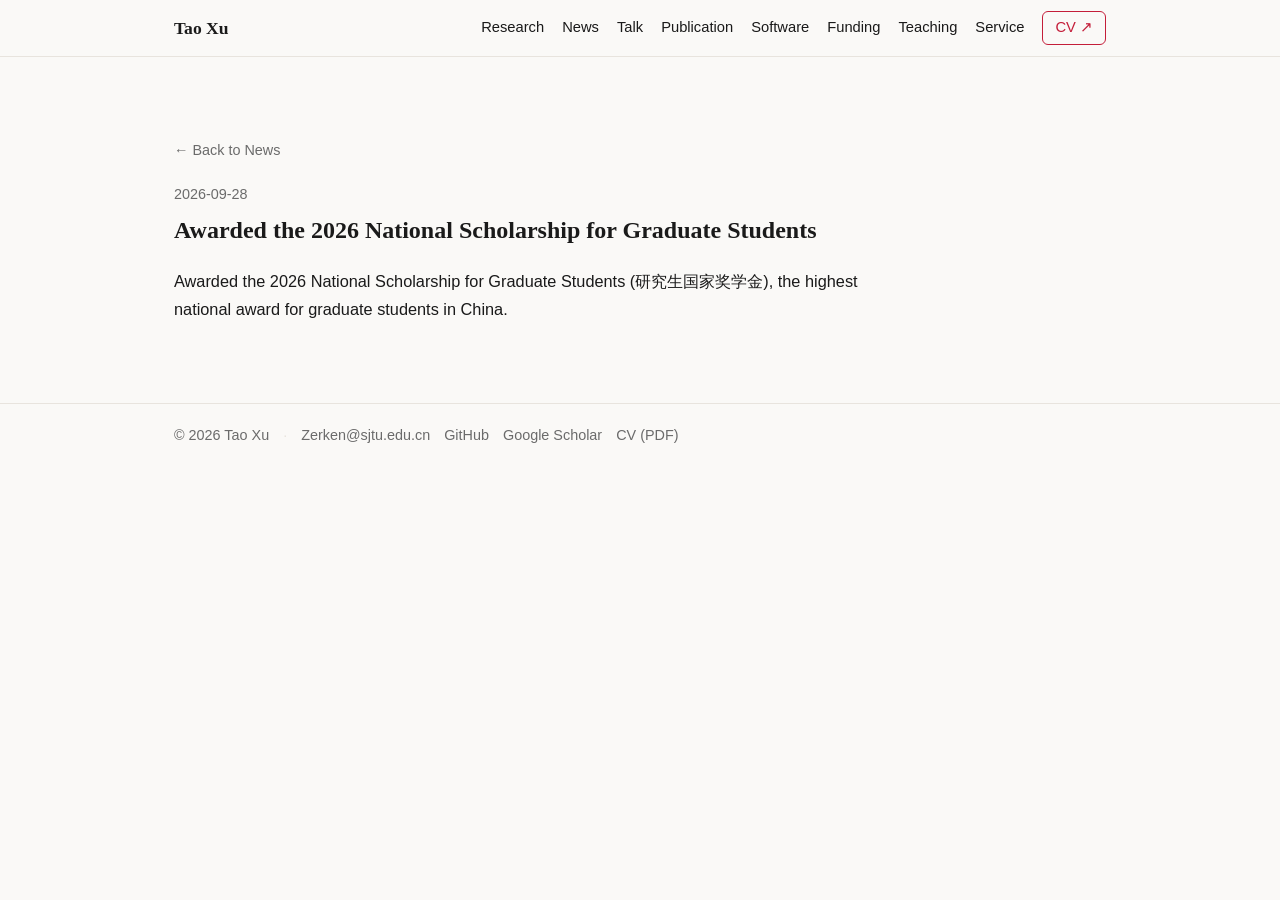
<file: news/2026-09-28-national-scholarship/index.html>
<!DOCTYPE html><html lang="en"> <head><meta charset="utf-8"><meta name="viewport" content="width=device-width, initial-scale=1"><title>Awarded the 2026 National Scholarship for Graduate Students</title><meta name="description" content="Tao Xu — Ph.D. Candidate in Control Science and Engineering at Shanghai Jiao Tong University. Research at the intersection of control, game theory, optimization, and learning."><link rel="icon" type="image/png" href="/favicon.png"><script>document.documentElement.classList.add('js');</script><script async src="https://analytics.tao-xu.com/script.js" data-website-id="de310fde-58c9-41ed-9cc8-12bd09748600"></script><script src="/js/track.js"></script><link rel="stylesheet" href="/_astro/_slug_.BC-TR75c.css"></head> <body> <header class="nav"> <div class="container nav-inner"> <a class="nav-brand" href="/#top" data-track="nav_link" data-label="Top" data-slug="top">Tao Xu</a> <button class="nav-toggle" type="button" aria-expanded="false" aria-controls="nav-menu" aria-label="Menu" data-track="nav_toggle"> <span class="nav-toggle-bar"></span> <span class="nav-toggle-bar"></span> <span class="nav-toggle-bar"></span> </button> <nav class="nav-links" id="nav-menu" aria-label="Primary"> <a href="/#research" data-track="nav_link" data-label="Research" data-slug="research">Research</a><a href="/#news" data-track="nav_link" data-label="News" data-slug="news">News</a><a href="/#talks" data-track="nav_link" data-label="Talk" data-slug="talks">Talk</a><a href="/#publications" data-track="nav_link" data-label="Publication" data-slug="publications">Publication</a><a href="/#software" data-track="nav_link" data-label="Software" data-slug="software">Software</a><a href="/#grants" data-track="nav_link" data-label="Funding" data-slug="grants">Funding</a><a href="/#teaching" data-track="nav_link" data-label="Teaching" data-slug="teaching">Teaching</a><a href="/#service" data-track="nav_link" data-label="Service" data-slug="service">Service</a> <a class="nav-cv" href="/cv.pdf" target="_blank" rel="noopener" data-track="cv_download">CV ↗</a> </nav> </div> </header> <main class="container">  <article class="news-detail"> <p class="back-link"><a href="/#news">← Back to News</a></p> <time class="news-detail-date" datetime="2026-09-28">2026-09-28</time> <h1 class="news-detail-title">Awarded the 2026 National Scholarship for Graduate Students</h1> <div class="news-detail-body"><p>Awarded the 2026 National Scholarship for Graduate Students (研究生国家奖学金), the highest national award for graduate students in China.</p>
</div>    </article>  </main> <footer class="site-footer"> <div class="container site-footer-inner"> <span>© 2026 Tao Xu</span> <span class="footer-sep" aria-hidden="true">·</span> <a href="mailto:Zerken@sjtu.edu.cn" data-track="contact_click" data-target="email">Zerken@sjtu.edu.cn</a> <a href="https://github.com/Xuzerken" target="_blank" rel="noopener" data-track="contact_click" data-target="github">GitHub</a> <a href="https://scholar.google.com/citations?user=Hle1LwkAAAAJ&hl=en" target="_blank" rel="noopener" data-track="contact_click" data-target="scholar">Google Scholar</a> <a href="/cv.pdf" target="_blank" rel="noopener" data-track="cv_download">CV (PDF)</a> </div> </footer> <script type="module">const t=document.querySelector(".nav-toggle"),n=document.querySelector(".nav-links");if(t&&n){let s=function(e){n.classList.toggle("is-open",e),t.classList.toggle("is-open",e),t.setAttribute("aria-expanded",String(e)),t.setAttribute("data-state",e?"open":"closed")};t.addEventListener("click",()=>s(!n.classList.contains("is-open"))),n.addEventListener("click",e=>{e.target instanceof Element&&e.target.closest("a")&&s(!1)}),document.addEventListener("click",e=>{n.classList.contains("is-open")&&!(e.target instanceof Node&&(n.contains(e.target)||t.contains(e.target)))&&s(!1)}),document.addEventListener("keydown",e=>{e.key==="Escape"&&s(!1)});const a=window.matchMedia("(max-width: 760px)"),i=()=>{a.matches||s(!1)};a.addEventListener?a.addEventListener("change",i):a.addListener&&a.addListener(i)}</script> </body> </html>
</file>
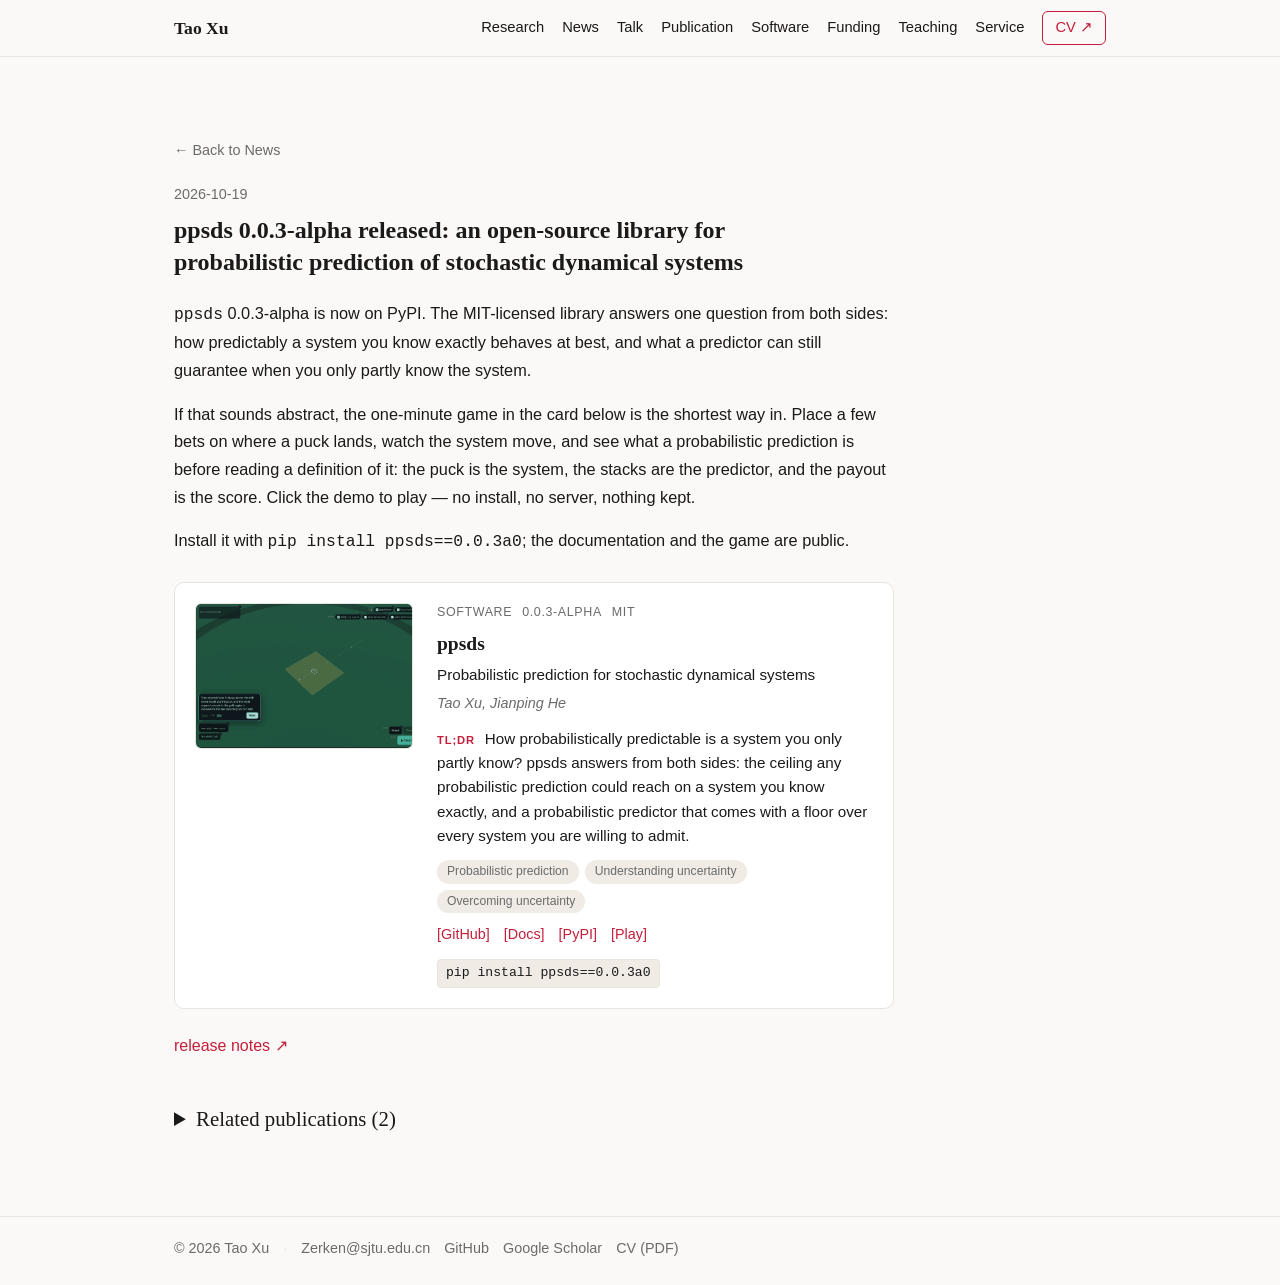
<file: news/2026-10-19-ppsds-alpha-release/index.html>
<!DOCTYPE html><html lang="en"> <head><meta charset="utf-8"><meta name="viewport" content="width=device-width, initial-scale=1"><title>ppsds 0.0.3-alpha released: an open-source library for probabilistic prediction of stochastic dynamical systems</title><meta name="description" content="Tao Xu — Ph.D. Candidate in Control Science and Engineering at Shanghai Jiao Tong University. Research at the intersection of control, game theory, optimization, and learning."><link rel="icon" type="image/png" href="/favicon.png"><script>document.documentElement.classList.add('js');</script><script async src="https://analytics.tao-xu.com/script.js" data-website-id="de310fde-58c9-41ed-9cc8-12bd09748600"></script><script src="/js/track.js"></script><link rel="stylesheet" href="/_astro/_slug_.BC-TR75c.css"></head> <body> <header class="nav"> <div class="container nav-inner"> <a class="nav-brand" href="/#top" data-track="nav_link" data-label="Top" data-slug="top">Tao Xu</a> <button class="nav-toggle" type="button" aria-expanded="false" aria-controls="nav-menu" aria-label="Menu" data-track="nav_toggle"> <span class="nav-toggle-bar"></span> <span class="nav-toggle-bar"></span> <span class="nav-toggle-bar"></span> </button> <nav class="nav-links" id="nav-menu" aria-label="Primary"> <a href="/#research" data-track="nav_link" data-label="Research" data-slug="research">Research</a><a href="/#news" data-track="nav_link" data-label="News" data-slug="news">News</a><a href="/#talks" data-track="nav_link" data-label="Talk" data-slug="talks">Talk</a><a href="/#publications" data-track="nav_link" data-label="Publication" data-slug="publications">Publication</a><a href="/#software" data-track="nav_link" data-label="Software" data-slug="software">Software</a><a href="/#grants" data-track="nav_link" data-label="Funding" data-slug="grants">Funding</a><a href="/#teaching" data-track="nav_link" data-label="Teaching" data-slug="teaching">Teaching</a><a href="/#service" data-track="nav_link" data-label="Service" data-slug="service">Service</a> <a class="nav-cv" href="/cv.pdf" target="_blank" rel="noopener" data-track="cv_download">CV ↗</a> </nav> </div> </header> <main class="container">  <article class="news-detail"> <p class="back-link"><a href="/#news">← Back to News</a></p> <time class="news-detail-date" datetime="2026-10-19">2026-10-19</time> <h1 class="news-detail-title">ppsds 0.0.3-alpha released: an open-source library for probabilistic prediction of stochastic dynamical systems</h1> <div class="news-detail-body"><p><code>ppsds</code> 0.0.3-alpha is now on PyPI. The MIT-licensed library answers one question from both
sides: how predictably a system you know exactly behaves at best, and what a predictor can
still guarantee when you only partly know the system.</p>
<p>If that sounds abstract, the one-minute game in the card below is the shortest way in. Place a few
bets on where a puck lands, watch the system move, and see what a probabilistic prediction is
before reading a definition of it: the puck is the system, the stacks are the predictor, and the
payout is the score. Click the demo to play — no install, no server, nothing kept.</p>
<p>Install it with <code>pip install ppsds==0.0.3a0</code>; the documentation and the game are public.</p>
</div> <article class="pub software" data-tags="prediction understanding-uncertainty overcoming-uncertainty"> <div class="pub-figure"> <a class="pub-figure-link" href="https://www.tao-xu.com/ppsds/examples/understand_ppsds_by_pmf_betting/" target="_blank" rel="noopener" data-track="publication_figure_click" data-section="software" data-kind="software" data-slug="ppsds" data-title="ppsds" data-target="game"> <img class="pub-thumb" src="/img/software/ppsds.gif" alt="Probabilistic prediction for stochastic dynamical systems" loading="lazy" decoding="async"> </a> </div> <div class="pub-body"> <div class="pub-meta"> <span>Software</span> <span>0.0.3-alpha</span> <span>MIT</span> </div> <h3 class="pub-title">ppsds</h3> <p class="pub-authors">Probabilistic prediction for stochastic dynamical systems</p> <p class="pub-venue">Tao Xu, Jianping He</p> <p class="pub-summary"><span class="pub-tldr">TL;DR</span> How probabilistically predictable is a system you only partly know? ppsds answers from both sides: the ceiling any probabilistic prediction could reach on a system you know exactly, and a probabilistic predictor that comes with a floor over every system you are willing to admit.</p> <div class="pub-tags"> <span class="tag">Probabilistic prediction</span><span class="tag">Understanding uncertainty</span><span class="tag">Overcoming uncertainty</span> </div> <div class="pub-links"> <a href="https://github.com/Xuzerken/ppsds" target="_blank" rel="noopener" data-track="publication_link_click" data-section="software" data-kind="software" data-slug="ppsds" data-title="ppsds" data-link="GitHub">
[GitHub]
</a><a href="https://www.tao-xu.com/ppsds/" target="_blank" rel="noopener" data-track="publication_link_click" data-section="software" data-kind="software" data-slug="ppsds" data-title="ppsds" data-link="Docs">
[Docs]
</a><a href="https://pypi.org/project/ppsds/" target="_blank" rel="noopener" data-track="publication_link_click" data-section="software" data-kind="software" data-slug="ppsds" data-title="ppsds" data-link="PyPI">
[PyPI]
</a><a href="https://www.tao-xu.com/ppsds/examples/understand_ppsds_by_pmf_betting/" target="_blank" rel="noopener" data-track="publication_link_click" data-section="software" data-kind="software" data-slug="ppsds" data-title="ppsds" data-link="Play">
[Play]
</a> </div> <p class="software-install"><code>pip install ppsds==0.0.3a0</code></p> </div> </article> <p class="news-detail-link"> <a href="https://github.com/Xuzerken/ppsds/releases/tag/v0.0.3a0" target="_blank" rel="noopener" data-track="news_link_click" data-slug="2026-10-19-ppsds-alpha-release" data-title="ppsds 0.0.3-alpha released: an open-source library for probabilistic prediction of stochastic dynamical systems"> release notes ↗
</a> </p> <section class="news-related" aria-label="Related items"> <details class="news-pubs"> <summary>
Related publications (2)
</summary> <div class="pub-list"> <article class="pub" data-tags="prediction understanding-uncertainty"> <div class="pub-figure"> <a class="pub-figure-link" href="https://doi.org/10.1016/j.automatica.2025.112160" target="_blank" rel="noopener" data-track="publication_figure_click" data-slug="probabilistic-predictability" data-title="Probabilistic Predictability of Stochastic Dynamical Systems" data-tags="prediction understanding-uncertainty"> <img class="pub-thumb" src="/img/pubs/probabilistic-predictability.png" alt="Probabilistic Predictability of Stochastic Dynamical Systems" loading="lazy" decoding="async"> <span class="pub-zoom" aria-hidden="true"> <img class="pub-zoom-img" src="/img/pubs/probabilistic-predictability.png" alt="" loading="lazy" decoding="async"> </span> </a> </div> <div class="pub-body"> <div class="pub-meta"> <span>journal</span> <span>Apr 2025</span>  </div> <h3 class="pub-title">Probabilistic Predictability of Stochastic Dynamical Systems</h3> <p class="pub-authors"><strong>Tao Xu</strong>, Yushan Li, and Jianping He</p> <p class="pub-venue">Automatica</p> <p class="pub-summary"><span class="pub-tldr">TL;DR</span> <span class="pub-summary-body">Quantifies how predictably a stochastic system behaves via an <span class="katex"><span class="katex-html" aria-hidden="true"><span class="katex-base"><span class="katex-strut" style="height:0.4306em;"></span><span class="mord mathnormal">ϵ</span></span></span></span>-logarithm score, tied to differential entropy and system dimension.</span></p> <div class="pub-tags"> <span class="tag">Probabilistic prediction</span><span class="tag">Understanding uncertainty</span> </div> <div class="pub-links"> <a href="https://doi.org/10.1016/j.automatica.2025.112160" target="_blank" rel="noopener" data-track="publication_link_click" data-slug="probabilistic-predictability" data-title="Probabilistic Predictability of Stochastic Dynamical Systems" data-link="doi">[doi]</a>  </div> <details class="pub-abstract" data-track="publication_abstract_expand" data-slug="probabilistic-predictability" data-title="Probabilistic Predictability of Stochastic Dynamical Systems" data-tags="prediction understanding-uncertainty"> <summary>Abstract &amp; PDF</summary> <div class="pub-abstract-body"> <div class="pub-abstract-render"><p>To assess the quality of a probabilistic prediction for stochastic dynamical systems (SDSs), scoring rules assign a numerical score based on the predictive distribution and the measured state. We propose an <span class="katex"><span class="katex-mathml"><math xmlns="http://www.w3.org/1998/Math/MathML"><semantics><mrow><mi>ϵ</mi></mrow><annotation encoding="application/x-tex">\epsilon</annotation></semantics></math></span><span class="katex-html" aria-hidden="true"><span class="base"><span class="strut" style="height:0.4306em;"></span><span class="mord mathnormal">ϵ</span></span></span></span>-logarithm score that generalizes the logarithm score by considering a neighborhood of radius <span class="katex"><span class="katex-mathml"><math xmlns="http://www.w3.org/1998/Math/MathML"><semantics><mrow><mi>ϵ</mi></mrow><annotation encoding="application/x-tex">\epsilon</annotation></semantics></math></span><span class="katex-html" aria-hidden="true"><span class="base"><span class="strut" style="height:0.4306em;"></span><span class="mord mathnormal">ϵ</span></span></span></span>. We characterize the probabilistic predictability of an SDS by optimizing the expected score over the space of probability measures, and show how predictability is quantitatively determined by the neighborhood radius, the differential entropies of process noises, and the system dimension. For any predictor, we provide approximations of the expected score with error <span class="katex"><span class="katex-mathml"><math xmlns="http://www.w3.org/1998/Math/MathML"><semantics><mrow><mi>O</mi><mo stretchy="false">(</mo><mi>ϵ</mi><mo stretchy="false">)</mo></mrow><annotation encoding="application/x-tex">O(\epsilon)</annotation></semantics></math></span><span class="katex-html" aria-hidden="true"><span class="base"><span class="strut" style="height:1em;vertical-align:-0.25em;"></span><span class="mord mathnormal" style="margin-right:0.0278em;">O</span><span class="mopen">(</span><span class="mord mathnormal">ϵ</span><span class="mclose">)</span></span></span></span>. We also analyze the asymptotic behaviors of the score on individual trajectories, proving convergence to the expected score for i.i.d. process noises with speed <span class="katex"><span class="katex-mathml"><math xmlns="http://www.w3.org/1998/Math/MathML"><semantics><mrow><mi>O</mi><mo stretchy="false">(</mo><msup><mi>T</mi><mrow><mo>−</mo><mn>1</mn><mi mathvariant="normal">/</mi><mn>2</mn></mrow></msup><mo stretchy="false">)</mo></mrow><annotation encoding="application/x-tex">O(T^{-1/2})</annotation></semantics></math></span><span class="katex-html" aria-hidden="true"><span class="base"><span class="strut" style="height:1.138em;vertical-align:-0.25em;"></span><span class="mord mathnormal" style="margin-right:0.0278em;">O</span><span class="mopen">(</span><span class="mord"><span class="mord mathnormal" style="margin-right:0.1389em;">T</span><span class="msupsub"><span class="vlist-t"><span class="vlist-r"><span class="vlist" style="height:0.888em;"><span style="top:-3.063em;margin-right:0.05em;"><span class="pstrut" style="height:2.7em;"></span><span class="sizing reset-size6 size3 mtight"><span class="mord mtight"><span class="mord mtight">−</span><span class="mord mtight">1/2</span></span></span></span></span></span></span></span></span><span class="mclose">)</span></span></span></span> in probability. Numerical examples elaborate the results.</p></div> <a class="pub-pdf" href="/pdfs/probabilistic-predictability.pdf" target="_blank" rel="noopener" data-track="publication_pdf_click" data-slug="probabilistic-predictability" data-title="Probabilistic Predictability of Stochastic Dynamical Systems" data-tags="prediction understanding-uncertainty">PDF ↗</a> </div> </details> </div> </article> <script type="module">document.querySelectorAll(".pub").forEach(i=>{const t=i.querySelector("details.pub-abstract");if(!t)return;let n=0,o=0;i.addEventListener("pointerdown",e=>{n=e.clientX,o=e.clientY}),i.addEventListener("click",e=>{e.target.closest("a, summary, button")||Math.hypot(e.clientX-n,e.clientY-o)>6||(t.open=!t.open)})});if(window.matchMedia("(hover: hover) and (pointer: fine)").matches){const i=()=>Math.max(document.documentElement.clientHeight,window.innerHeight);document.querySelectorAll(".pub-figure-link").forEach(t=>{const n=t.querySelector(".pub-zoom");if(!n)return;const o=()=>{const c=t.getBoundingClientRect(),a=n.offsetHeight||300,l=i()-c.bottom;n.classList.toggle("is-up",l<a+12&&c.top>l)};let e=!1;const r=()=>{e=!0,requestAnimationFrame(o)},s=()=>{e=!1};t.addEventListener("pointerenter",r),t.addEventListener("focus",r),t.addEventListener("pointerleave",s),t.addEventListener("blur",s),window.addEventListener("scroll",()=>{e&&o()},{passive:!0}),window.addEventListener("resize",()=>{e&&o()})})}</script><article class="pub" data-tags="prediction overcoming-uncertainty"> <div class="pub-figure"> <a class="pub-figure-link" href="https://doi.org/10.1109/TAC.2026.3687495" target="_blank" rel="noopener" data-track="publication_figure_click" data-slug="drpp-sds" data-title="Distributionally Robust Probabilistic Prediction for Stochastic Dynamical Systems" data-tags="prediction overcoming-uncertainty"> <img class="pub-thumb" src="/img/pubs/drpp-sds.png" alt="Distributionally Robust Probabilistic Prediction for Stochastic Dynamical Systems" loading="lazy" decoding="async"> <span class="pub-zoom" aria-hidden="true"> <img class="pub-zoom-img" src="/img/pubs/drpp-sds.png" alt="" loading="lazy" decoding="async"> </span> </a> </div> <div class="pub-body"> <div class="pub-meta"> <span>journal</span> <span>Mar 2026</span> <span class="pub-note">Full paper</span> </div> <h3 class="pub-title">Distributionally Robust Probabilistic Prediction for Stochastic Dynamical Systems</h3> <p class="pub-authors"><strong>Tao Xu</strong> and Jianping He</p> <p class="pub-venue">IEEE Transactions on Automatic Control</p> <p class="pub-summary"><span class="pub-tldr">TL;DR</span> <span class="pub-summary-body">A distributionally robust probabilistic prediction framework that certifies worst-case predictive performance over an ambiguity set of dynamics.</span></p> <div class="pub-tags"> <span class="tag">Probabilistic prediction</span><span class="tag">Overcoming uncertainty</span> </div> <div class="pub-links"> <a href="https://doi.org/10.1109/TAC.2026.3687495" target="_blank" rel="noopener" data-track="publication_link_click" data-slug="drpp-sds" data-title="Distributionally Robust Probabilistic Prediction for Stochastic Dynamical Systems" data-link="doi">[doi]</a>  </div> <details class="pub-abstract" data-track="publication_abstract_expand" data-slug="drpp-sds" data-title="Distributionally Robust Probabilistic Prediction for Stochastic Dynamical Systems" data-tags="prediction overcoming-uncertainty"> <summary>Abstract &amp; PDF</summary> <div class="pub-abstract-body"> <div class="pub-abstract-render"><p>Probabilistic prediction of stochastic dynamical systems (SDSs) aims to accurately predict the conditional probability distributions of future states. However, accurate probabilistic predictions hinge on accurate distributional information from a nominal model, which is rarely available in practice. We propose a novel functional-maximin-based distributionally robust probabilistic prediction (DRPP) framework, in which one can design probabilistic predictors with worst-case performance guarantees over a pre-defined ambiguity set of SDSs. Although DRPP requires optimizing over the space of probability measures — generally intractable — we develop a methodology that equivalently transforms the maximin problem from function spaces to Euclidean spaces. Two suboptimal solutions are derived: Noise-DRPP (relaxing constraints on the ambiguity set) and Eig-DRPP (relaxing constraints on the predictor), together with their optimality gaps against the global optimum. Numerical simulations compare the performance of the predictors under different SDSs.</p></div> <a class="pub-pdf" href="/pdfs/drpp-sds.pdf" target="_blank" rel="noopener" data-track="publication_pdf_click" data-slug="drpp-sds" data-title="Distributionally Robust Probabilistic Prediction for Stochastic Dynamical Systems" data-tags="prediction overcoming-uncertainty">PDF ↗</a> </div> </details> </div> </article>  </div> </details>  </section> </article>  </main> <footer class="site-footer"> <div class="container site-footer-inner"> <span>© 2026 Tao Xu</span> <span class="footer-sep" aria-hidden="true">·</span> <a href="mailto:Zerken@sjtu.edu.cn" data-track="contact_click" data-target="email">Zerken@sjtu.edu.cn</a> <a href="https://github.com/Xuzerken" target="_blank" rel="noopener" data-track="contact_click" data-target="github">GitHub</a> <a href="https://scholar.google.com/citations?user=Hle1LwkAAAAJ&hl=en" target="_blank" rel="noopener" data-track="contact_click" data-target="scholar">Google Scholar</a> <a href="/cv.pdf" target="_blank" rel="noopener" data-track="cv_download">CV (PDF)</a> </div> </footer> <script type="module">const t=document.querySelector(".nav-toggle"),n=document.querySelector(".nav-links");if(t&&n){let s=function(e){n.classList.toggle("is-open",e),t.classList.toggle("is-open",e),t.setAttribute("aria-expanded",String(e)),t.setAttribute("data-state",e?"open":"closed")};t.addEventListener("click",()=>s(!n.classList.contains("is-open"))),n.addEventListener("click",e=>{e.target instanceof Element&&e.target.closest("a")&&s(!1)}),document.addEventListener("click",e=>{n.classList.contains("is-open")&&!(e.target instanceof Node&&(n.contains(e.target)||t.contains(e.target)))&&s(!1)}),document.addEventListener("keydown",e=>{e.key==="Escape"&&s(!1)});const a=window.matchMedia("(max-width: 760px)"),i=()=>{a.matches||s(!1)};a.addEventListener?a.addEventListener("change",i):a.addListener&&a.addListener(i)}</script> </body> </html>
</file>
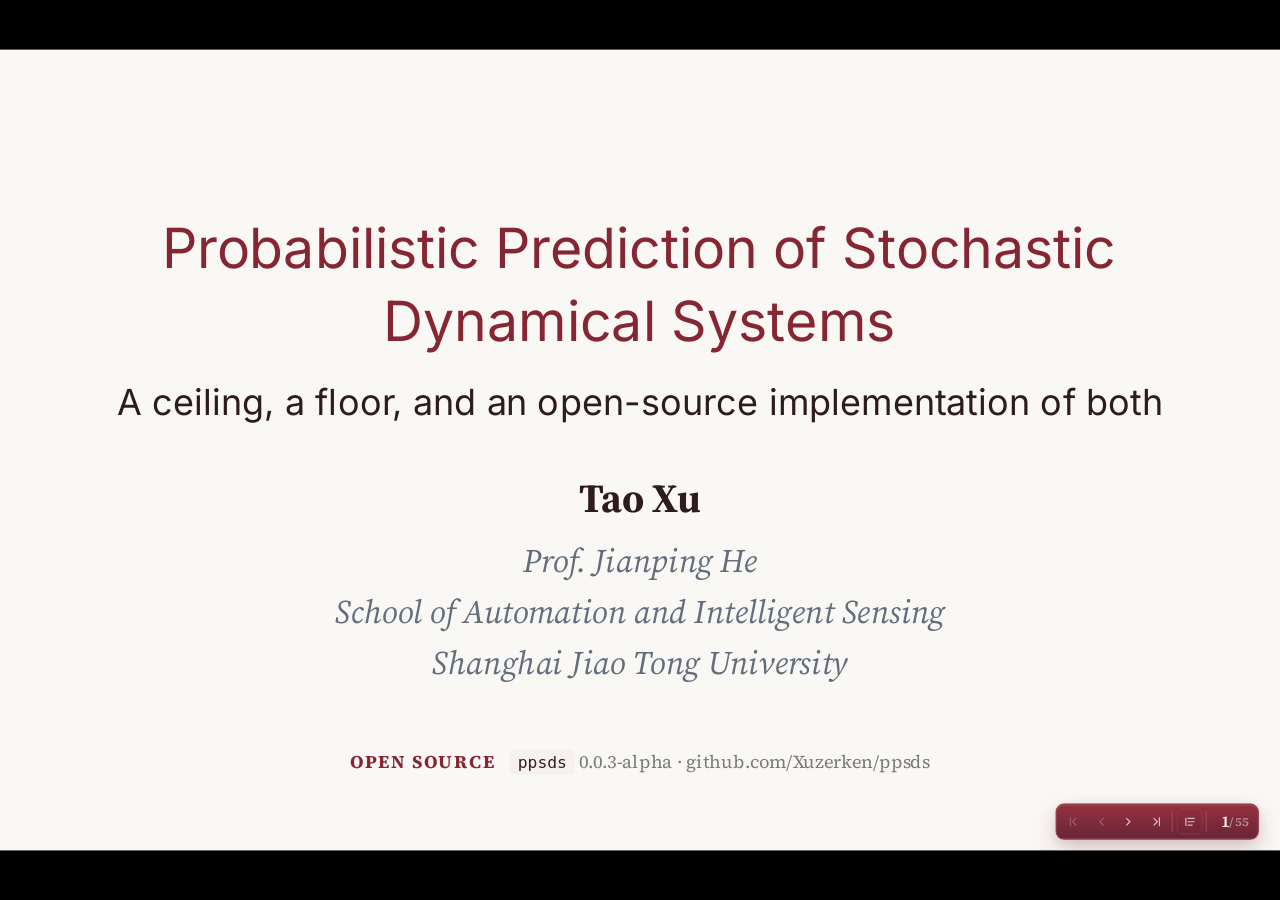
<file: talks/ppsds-cac2026/index.html>
<!DOCTYPE html>
<html lang="en">
<head>
<meta charset="utf-8">
<meta name="viewport" content="width=device-width, initial-scale=1">
<title>Probabilistic Prediction of Stochastic Dynamical Systems - Slidev</title>
<link rel="preload" as="image" href="/talks/ppsds-cac2026/figures/qr-game.svg">
<link rel="preload" as="image" href="/talks/ppsds-cac2026/figures/game/obj-puck.png">
<link rel="preload" as="image" href="/talks/ppsds-cac2026/figures/game/obj-stacks.png">
<link rel="preload" as="image" href="/talks/ppsds-cac2026/figures/game/obj-score.png">
<link rel="preload" as="image" href="/talks/ppsds-cac2026/figures/web/weather-cone.png">
<link rel="preload" as="image" href="/talks/ppsds-cac2026/figures/web/drone-unsplash.jpg">
<link rel="preload" as="image" href="/talks/ppsds-cac2026/figures/game/table-shear.png">
<link rel="preload" as="image" href="/talks/ppsds-cac2026/figures/game/table-rotation.png">
<link rel="preload" as="image" href="/talks/ppsds-cac2026/figures/game/table-damped.png">
<link rel="preload" as="image" href="/talks/ppsds-cac2026/figures/steps/003.png">
<link rel="preload" as="image" href="/talks/ppsds-cac2026/figures/steps/005.png">
<link rel="preload" as="image" href="/talks/ppsds-cac2026/figures/two-densities.svg">
<link rel="preload" as="image" href="/talks/ppsds-cac2026/figures/dp-neighbours.svg">
<link rel="preload" as="image" href="/talks/ppsds-cac2026/figures/eps-window.svg">
<link rel="preload" as="image" href="/talks/ppsds-cac2026/figures/steps/015.png">
<link rel="preload" as="image" href="/talks/ppsds-cac2026/figures/trajectory-pdfs.svg">
<link rel="preload" as="image" href="/talks/ppsds-cac2026/figures/lorenz-sensitivity.svg">
<link rel="preload" as="image" href="/talks/ppsds-cac2026/figures/portraits/lorenz.jpg">
<link rel="preload" as="image" href="/talks/ppsds-cac2026/figures/portraits/nobel.jpg">
<link rel="preload" as="image" href="/talks/ppsds-cac2026/figures/portraits/song.jpg">
<link rel="preload" as="image" href="/talks/ppsds-cac2026/figures/portraits/kleeman.jpg">
<link rel="preload" as="image" href="/talks/ppsds-cac2026/figures/physrep-1166-page.png">
<link rel="preload" as="image" href="/talks/ppsds-cac2026/figures/reachable-set-tall.svg">
<link rel="preload" as="image" href="/talks/ppsds-cac2026/figures/game-ceiling.svg">
<link rel="preload" as="image" href="/talks/ppsds-cac2026/figures/game-average.svg">
<link rel="preload" as="image" href="/talks/ppsds-cac2026/figures/game-convergence.svg">
<link rel="preload" as="image" href="/talks/ppsds-cac2026/figures/web/quadcopter.jpg">
<link rel="preload" as="image" href="/talks/ppsds-cac2026/figures/web/auv.jpg">
<link rel="preload" as="image" href="/talks/ppsds-cac2026/figures/web/rover.jpg">
<link rel="preload" as="image" href="/talks/ppsds-cac2026/figures/venn-related.svg">
<link rel="preload" as="image" href="/talks/ppsds-cac2026/figures/game-ambiguity.gif">
<link rel="preload" as="image" href="/talks/ppsds-cac2026/figures/drpp-bracket.svg">
<link rel="preload" as="image" href="/talks/ppsds-cac2026/figures/noise-drpp.svg">
<link rel="preload" as="image" href="/talks/ppsds-cac2026/figures/eig-drpp.svg">
<link rel="preload" as="image" href="/talks/ppsds-cac2026/figures/drpp-gap-callback.svg">
<link rel="preload" as="image" href="/talks/ppsds-cac2026/figures/drpp-auto-worst-errorbar.png">
<link rel="preload" as="image" href="/talks/ppsds-cac2026/figures/drpp-reg-worst-errorbar.png">
<link rel="preload" as="image" href="/talks/ppsds-cac2026/figures/drpp-auto-worst-cr.png">
<link rel="preload" as="image" href="/talks/ppsds-cac2026/figures/drpp-reg-worst-cr.png">
<link rel="preload" as="image" href="/talks/ppsds-cac2026/figures/predictor-band.svg">
<link rel="preload" as="image" href="/talks/ppsds-cac2026/figures/qr-home.svg">
<link rel="preload" as="image" href="/talks/ppsds-cac2026/figures/map.png">
<link rel="preload" as="image" href="/talks/ppsds-cac2026/figures/steps/001.png">
<link rel="preload" as="image" href="/talks/ppsds-cac2026/figures/steps/017.png">
<link rel="preload" as="image" href="/talks/ppsds-cac2026/figures/steps/009.png">
<link rel="icon" href="./favicon.png">
<meta http-equiv="Content-Type" content="text/html; charset=UTF-8">
<meta property="slidev:version" content="53.0.0">
<meta name="description" content="&quot;How good can a probabilistic predictor be? Two results bracket the answer — a ceiling for the\nsystem you know, a floor for the system you don&#039;t — and one open-source implementation, ppsds, ships both.\n&quot;">
<meta property="og:title" content="Probabilistic Prediction of Stochastic Dynamical Systems - Slidev">
<meta property="og:description" content="&quot;How good can a probabilistic predictor be? Two results bracket the answer — a ceiling for the\nsystem you know, a floor for the system you don&#039;t — and one open-source implementation, ppsds, ships both.\n&quot;">  <script type="module" crossorigin src="/talks/ppsds-cac2026/assets/index-YUU-ByVe.js"></script>
  <link rel="modulepreload" crossorigin href="/talks/ppsds-cac2026/assets/rolldown-runtime-hePW80VL.js">
  <link rel="modulepreload" crossorigin href="/talks/ppsds-cac2026/assets/modules/shiki-CtYzceCD.js">
  <link rel="modulepreload" crossorigin href="/talks/ppsds-cac2026/assets/_plugin-vue_export-helper-BDNMzG2s.js">
  <link rel="modulepreload" crossorigin href="/talks/ppsds-cac2026/assets/modules/vue-nY4DchGM.js">
  <link rel="modulepreload" crossorigin href="/talks/ppsds-cac2026/assets/useNav-DAIuNI4d.js">
  <link rel="modulepreload" crossorigin href="/talks/ppsds-cac2026/assets/slidev/dark-6skFz7bq.js">
  <link rel="modulepreload" crossorigin href="/talks/ppsds-cac2026/assets/syncState-C23cc6xb.js">
  <link rel="modulepreload" crossorigin href="/talks/ppsds-cac2026/assets/useDrawings-DNDQDS4h.js">
  <link rel="modulepreload" crossorigin href="/talks/ppsds-cac2026/assets/shared-CF94IWiv.js">
  <link rel="stylesheet" crossorigin href="/talks/ppsds-cac2026/assets/modules/shiki-BrmBd2_v.css">
  <link rel="stylesheet" crossorigin href="/talks/ppsds-cac2026/assets/index-Bz1AX_js.css">
</head>
<body>
  <div id="app"></div>
  <div id="mermaid-rendering-container"></div>
  
<link rel="stylesheet" href="./fonts/fonts.css" />
  <script src="./js/track.js"></script>
</body>
</html>
</file>
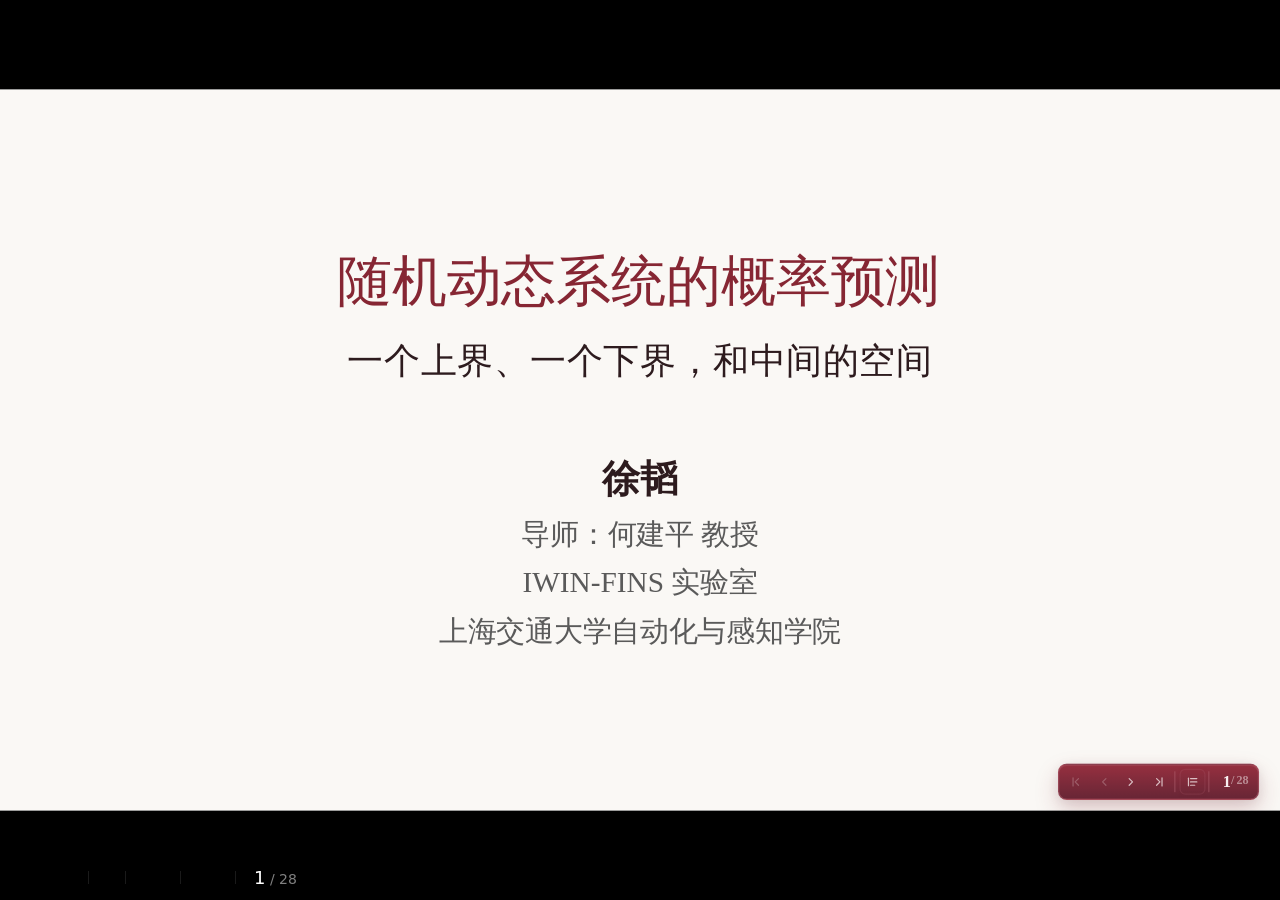
<file: talks/probabilistic-prediction-zh-15min/index.html>
<!DOCTYPE html>
<html lang="zh-CN">
<head>
<meta charset="utf-8">
<meta name="viewport" content="width=device-width, initial-scale=1">
<title>随机动态系统的概率预测 - Slidev</title>
<link rel="preload" as="image" href="/talks/probabilistic-prediction-zh-15min/figures/difficulty-landscape.svg">
<link rel="preload" as="image" href="/talks/probabilistic-prediction-zh-15min/figures/lorenz-sensitivity.svg">
<link rel="preload" as="image" href="/talks/probabilistic-prediction-zh-15min/figures/eps-window.svg">
<link rel="preload" as="image" href="/talks/probabilistic-prediction-zh-15min/figures/bet-portfolio.svg">
<link rel="preload" as="image" href="/talks/probabilistic-prediction-zh-15min/figures/portraits/lorenz.jpg">
<link rel="preload" as="image" href="/talks/probabilistic-prediction-zh-15min/figures/portraits/nobel.jpg">
<link rel="preload" as="image" href="/talks/probabilistic-prediction-zh-15min/figures/portraits/song.jpg">
<link rel="preload" as="image" href="/talks/probabilistic-prediction-zh-15min/figures/portraits/kleeman.jpg">
<link rel="preload" as="image" href="/talks/probabilistic-prediction-zh-15min/figures/physrep-1166-page.png">
<link rel="preload" as="image" href="/talks/probabilistic-prediction-zh-15min/figures/reachable-set-tall.svg">
<link rel="preload" as="image" href="/talks/probabilistic-prediction-zh-15min/figures/entropy-ceiling.svg">
<link rel="preload" as="image" href="/talks/probabilistic-prediction-zh-15min/figures/model-shift.svg">
<link rel="preload" as="image" href="/talks/probabilistic-prediction-zh-15min/figures/drpp-auto-worst-errorbar.png">
<link rel="preload" as="image" href="/talks/probabilistic-prediction-zh-15min/figures/drpp-reg-worst-errorbar.png">
<link rel="preload" as="image" href="/talks/probabilistic-prediction-zh-15min/figures/drpp-auto-worst-cr.png">
<link rel="preload" as="image" href="/talks/probabilistic-prediction-zh-15min/figures/drpp-reg-worst-cr.png">
<link rel="preload" as="image" href="/talks/probabilistic-prediction-zh-15min/figures/predictor-band.svg">
<link rel="preload" as="image" href="/talks/probabilistic-prediction-zh-15min/figures/qr-home.svg">
<link rel="icon" href="./favicon.png">
<meta http-equiv="Content-Type" content="text/html; charset=UTF-8">
<meta property="slidev:version" content="53.0.0">
<meta name="description" content="&quot;概率预测要的不是未来状态的一个点估计，而是它的条件概率分布。\n这场报告给出两个互补的结果，把&quot;预测能做到多好&quot;夹在两条线之间：\n一个任何预测器都无法超越的天花板，与一条模型必然有偏差时仍能守住的地板。\n&quot;">
<meta property="og:title" content="随机动态系统的概率预测 - Slidev">
<meta property="og:description" content="&quot;概率预测要的不是未来状态的一个点估计，而是它的条件概率分布。\n这场报告给出两个互补的结果，把&quot;预测能做到多好&quot;夹在两条线之间：\n一个任何预测器都无法超越的天花板，与一条模型必然有偏差时仍能守住的地板。\n&quot;">  <script type="module" crossorigin src="/talks/probabilistic-prediction-zh-15min/assets/index-BBUz4xdW.js"></script>
  <link rel="modulepreload" crossorigin href="/talks/probabilistic-prediction-zh-15min/assets/rolldown-runtime-hePW80VL.js">
  <link rel="modulepreload" crossorigin href="/talks/probabilistic-prediction-zh-15min/assets/modules/shiki-CtYzceCD.js">
  <link rel="modulepreload" crossorigin href="/talks/probabilistic-prediction-zh-15min/assets/_plugin-vue_export-helper-BDNMzG2s.js">
  <link rel="modulepreload" crossorigin href="/talks/probabilistic-prediction-zh-15min/assets/modules/vue-UXIY9ZDn.js">
  <link rel="modulepreload" crossorigin href="/talks/probabilistic-prediction-zh-15min/assets/slidev/useNav-DY_3y_7-.js">
  <link rel="modulepreload" crossorigin href="/talks/probabilistic-prediction-zh-15min/assets/slidev/dark-B0Q5_wSW.js">
  <link rel="modulepreload" crossorigin href="/talks/probabilistic-prediction-zh-15min/assets/syncState-C23cc6xb.js">
  <link rel="modulepreload" crossorigin href="/talks/probabilistic-prediction-zh-15min/assets/useDrawings-D2M6Wkdi.js">
  <link rel="modulepreload" crossorigin href="/talks/probabilistic-prediction-zh-15min/assets/shared-CF94IWiv.js">
  <link rel="stylesheet" crossorigin href="/talks/probabilistic-prediction-zh-15min/assets/modules/shiki-BrmBd2_v.css">
  <link rel="stylesheet" crossorigin href="/talks/probabilistic-prediction-zh-15min/assets/index-C19Li8OE.css">
</head>
<body>
  <div id="app"></div>
  <div id="mermaid-rendering-container"></div>
  
<!-- Umami loader：由 scripts/lib/slidev.mjs 从主页 site/src/lib/analytics.ts 生成到
       ./js/umami.js（单一源，不入库）。deck 不经过主页的 Base 布局，不在这里挂的话
       track.js 的转发分支不生效 —— 事件只落 localStorage，后台一条都看不到。
       必须排在 track.js **之前**：track.js 在调用时刻才 guard window.umami。 -->
  <script src="./js/umami.js"></script>
  <script src="./js/track.js"></script>
</body>
</html>
</file>
<file: _astro/_slug_.BC-TR75c.css>
:root{--accent: #c41e3a;--accent-dark: #a5182f;--ink: #1a1a1a;--muted: #6b6b6b;--paper: #faf9f7;--card: #ffffff;--line: #e8e4de;--wash: #f0ece5;--accent-tint: rgba(196, 30, 58, .08);--accent-tint-strong: rgba(196, 30, 58, .16);--serif: Georgia, "Times New Roman", "Songti SC", "Noto Serif SC", serif;--sans: -apple-system, BlinkMacSystemFont, "Segoe UI", Roboto, "Helvetica Neue", Arial, "PingFang SC", "Noto Sans SC", sans-serif;--maxw: 980px}*{box-sizing:border-box}[hidden]{display:none!important}html{scroll-behavior:smooth}body{margin:0;background:var(--paper);color:var(--ink);font-family:var(--sans);font-size:16px;line-height:1.6;-webkit-font-smoothing:antialiased;text-rendering:optimizeLegibility}.container{max-width:var(--maxw);margin:0 auto;padding:0 24px}a{color:var(--accent);text-decoration:none}a:hover{text-decoration:underline}html.js .reveal{opacity:0;transform:translateY(14px);transition:opacity .5s ease,transform .5s ease}html.js .reveal.is-visible{opacity:1;transform:none}@media(prefers-reduced-motion:reduce){html.js .reveal{opacity:1;transform:none;transition:none}html{scroll-behavior:auto}.nav-toggle-bar,.pub,.mission-verb,.mission-panel,.pub-zoom{transition:none;animation:none}.pub-zoom{transform:none}}.hero{padding:96px 0 72px;display:grid;grid-template-columns:1fr auto;gap:48px;align-items:start}.hero-name{font-family:var(--serif);font-size:clamp(2.6rem,6vw,4rem);font-weight:700;line-height:1.05;margin:0 0 10px;letter-spacing:-.02em}.hero-role{color:var(--muted);margin:0 0 24px;font-size:1.05rem}.hero-mission{font-family:var(--serif);font-style:italic;font-size:1.28rem;line-height:1.5;border-left:3px solid var(--accent);padding-left:18px;margin:0 0 30px;max-width:34em}.hero-side{display:flex;flex-direction:column;align-items:center;gap:22px}.hero-actions{display:flex;flex-direction:row;align-items:center;gap:10px}.icon-btn{display:inline-flex;align-items:center;justify-content:center;width:36px;height:36px;border-radius:8px;border:1px solid var(--line);color:var(--ink);transition:color .15s ease,border-color .15s ease,background .15s ease}.icon-btn:hover{color:var(--accent);border-color:var(--accent);background:var(--accent-tint);text-decoration:none}.icon-btn svg{width:18px;height:18px;fill:none;stroke:currentColor;stroke-width:2;stroke-linecap:round;stroke-linejoin:round}.icon-btn svg.icon-filled{fill:currentColor;stroke:none}.hero-photo{position:relative;width:232px;height:232px;border-radius:50%;overflow:hidden;background:var(--wash);display:flex;align-items:center;justify-content:center;flex:none}.hero-photo img{position:absolute;inset:0;width:100%;height:100%;object-fit:cover}.hero-photo-initials{font-family:var(--serif);font-size:4rem;color:var(--muted);letter-spacing:.02em}.section{padding:48px 0;border-top:1px solid var(--line)}.section-head{margin-bottom:28px}.section-title{font-family:var(--serif);font-size:1.7rem;font-weight:700;margin:0;letter-spacing:-.01em}.section-title:after{content:"";display:block;width:40px;height:3px;background:var(--accent);margin-top:10px}.section-subtitle{color:var(--muted);margin:12px 0 0;max-width:60em}.research-lead{font-family:var(--serif);font-size:1.15rem;max-width:62em;margin:0 0 26px}.focus-grid{display:grid;grid-template-columns:repeat(3,1fr);gap:16px;margin-bottom:22px}.focus-card{display:flex;flex-direction:column;text-align:left;background:var(--card);border:1px solid var(--line);border-radius:8px;padding:20px;cursor:pointer;font:inherit;color:inherit;transition:border-color .15s ease,transform .15s ease,box-shadow .15s ease}.focus-card:hover{border-color:var(--accent);transform:translateY(-2px);box-shadow:0 6px 20px #0000000d}.focus-title{font-family:var(--serif);font-size:1.05rem;margin:0 0 8px}.focus-blurb{color:var(--muted);font-size:.92rem;margin:0 0 14px}.focus-actions{display:flex;flex-wrap:wrap;align-items:baseline;gap:4px 16px;margin-top:auto}.focus-more{color:var(--accent);font-size:.88rem;font-weight:500}a.focus-more:hover{text-decoration:underline}a.focus-more:focus-visible{outline:2px solid var(--accent);outline-offset:2px}.research-anchor{color:var(--muted);max-width:62em;margin:0}.research-anchor p{margin:0}.filter-chips{position:relative;display:flex;flex-wrap:nowrap;gap:8px;margin:0 -24px 20px;padding:2px 24px;overflow-x:auto;overscroll-behavior-x:contain;scrollbar-width:thin;scrollbar-color:var(--line) transparent}.filter-chips::-webkit-scrollbar{height:6px}.filter-chips::-webkit-scrollbar-thumb{background:var(--line);border-radius:3px}.filter-chips::-webkit-scrollbar-track{background:transparent}.chip{flex:none;font-size:.88rem;font-weight:500;color:var(--muted);background:var(--card);border:1px solid var(--line);border-radius:999px;padding:6px 16px;cursor:pointer;transition:border-color .15s ease,color .15s ease,background .15s ease}.chip:hover{border-color:var(--accent);color:var(--accent)}.chip.active{background:var(--accent);border-color:var(--accent);color:#fff}.topic-bar{display:flex;align-items:baseline;gap:12px;padding:10px 14px;margin:-8px 0 18px;background:var(--wash);border:1px solid var(--line);border-left:3px solid var(--accent);border-radius:6px}.topic-bar-label{font-weight:600;white-space:nowrap}.topic-bar-desc{color:var(--muted);font-size:.92rem;flex:1;min-width:0}.topic-bar-clear{background:none;border:none;cursor:pointer;font-size:1.05rem;line-height:1;color:var(--muted);padding:2px 6px;border-radius:4px}.topic-bar-clear:hover{color:var(--accent)}.topic-bar-clear:focus-visible{outline:2px solid var(--accent);outline-offset:2px}.pub-subhead{font-family:var(--serif);font-size:1.12rem;margin:26px 0 14px;color:var(--ink)}.pub-list{display:flex;flex-direction:column;gap:20px}.pub{display:grid;grid-template-columns:minmax(0,1fr) minmax(0,2fr);gap:24px;background:var(--card);border:1px solid var(--line);border-radius:10px;padding:20px;transition:box-shadow .15s ease,border-color .15s ease,transform .15s ease}.pub:hover{border-color:var(--accent);transform:translateY(-2px);box-shadow:0 6px 20px #0000000d}.pub:has(.pub-abstract){cursor:pointer}.pub:has(.pub-abstract[open]){border-color:var(--accent)}.pub-figure{position:relative;align-self:start}.pub-figure-link{position:relative;display:block;border-radius:6px}.pub-thumb{width:100%;aspect-ratio:3 / 2;object-fit:cover;object-position:left;display:block;border-radius:6px;border:1px solid var(--line)}.pub-zoom{position:absolute;top:0;left:0;z-index:30;width:min(560px,calc(100vw - 48px));padding:8px;background:var(--card);border:1px solid var(--line);border-radius:8px;box-shadow:0 14px 34px #00000029;visibility:hidden;opacity:0;transform:translateY(8px) scale(.97);transform-origin:left top;transition:opacity .16s ease,transform .16s ease,visibility 0s linear .16s}.pub-zoom img{display:block;width:100%;height:auto;border-radius:4px;background:var(--wash)}.pub-zoom.is-up{top:auto;bottom:calc(100% + 10px);transform-origin:bottom left}.pub-figure-link:hover .pub-zoom,.pub-figure-link:focus-visible .pub-zoom,.pub-figure-link:focus .pub-zoom{visibility:visible;opacity:1;transform:none;transition:opacity .16s ease,transform .16s ease,visibility 0s}.pub-figure-empty{width:100%;aspect-ratio:3 / 2;background:var(--wash);border:1px solid var(--line);border-radius:6px}.pub-body{min-width:0}.pub-meta{display:flex;gap:10px;align-items:center;font-size:.78rem;color:var(--muted);text-transform:uppercase;letter-spacing:.05em;margin-bottom:8px}.pub-note{color:var(--accent);font-weight:600}.pub-title{font-family:var(--serif);font-size:1.22rem;line-height:1.35;margin:0 0 6px}.pub-authors{margin:0 0 4px;font-size:.95rem}.pub-authors strong{font-weight:600}.pub-venue{margin:0 0 12px;color:var(--muted);font-style:italic;font-size:.9rem}.pub-summary{margin:0 0 12px;font-size:.95rem}.pub-summary .pub-tldr{font-family:var(--sans);font-size:.7rem;line-height:1;font-weight:700;text-transform:uppercase;letter-spacing:.08em;color:var(--accent);margin-right:.5em;white-space:nowrap;vertical-align:baseline}.pub-tags{display:flex;gap:6px;flex-wrap:wrap;margin-bottom:10px}.tag{font-size:.76rem;padding:2px 10px;border-radius:999px;background:var(--wash);color:var(--muted)}.pub-links{display:flex;gap:14px;flex-wrap:wrap;font-size:.9rem;margin-bottom:8px}.pub-abstract summary{cursor:pointer;color:var(--accent);font-size:.9rem;font-weight:500;user-select:none}.pub-abstract summary:hover{text-decoration:underline}.pub-abstract-body{color:var(--muted);font-size:.92rem;margin-top:8px}.pub-abstract-body p{margin:0 0 8px}.pub-abstract-body p:last-child{margin-bottom:0}.talk .pub-thumb{aspect-ratio:16 / 9;object-position:center}.talk .talk-video{margin:0}.talk .talk-video-badge{display:none}.talk .talk-video-facade.has-cover .talk-video-play{width:44px;height:44px;right:10px;bottom:10px}.talk .talk-video-facade.has-cover .talk-video-play:after{left:17px;top:13px;border-width:9px 0 9px 14px}.grant-grid{display:flex;flex-direction:column;gap:20px}.grant{background:var(--card);border:1px solid var(--line);border-radius:10px;padding:20px}.grant:hover{border-color:var(--accent);transform:translateY(-2px);box-shadow:0 6px 20px #0000000d}.grant-meta{display:flex;gap:12px;flex-wrap:wrap;font-size:.82rem;color:var(--muted);margin-bottom:10px}.grant-role{color:var(--accent);font-weight:600;text-transform:uppercase;letter-spacing:.05em}.grant-title{font-family:var(--serif);font-size:1.15rem;line-height:1.35;margin:0 0 6px}.grant-source{color:var(--muted);font-size:.9rem;margin:0 0 12px}.grant-summary{font-size:.95rem;margin:0 0 12px}.grant-detail summary{cursor:pointer;color:var(--accent);font-size:.9rem;font-weight:500;user-select:none}.grant-detail summary:hover{text-decoration:underline}.grant-detail p{color:var(--muted);font-size:.92rem;margin-top:8px}.entry-list{list-style:none;margin:0;padding:0}.entry{display:flex;gap:22px;padding:10px 0;border-bottom:1px solid var(--line)}.entry:last-child{border-bottom:none}.entry-period{flex:0 0 120px;color:var(--muted);font-size:.9rem;font-variant-numeric:tabular-nums;padding-top:1px}.entry-body{min-width:0}.entry-title{margin:0;font-weight:600}.entry-note{color:var(--muted);font-size:.92rem;margin:2px 0 0}.contact{padding:56px 0 48px;border-top:1px solid var(--line)}.contact-links{display:flex;gap:22px;flex-wrap:wrap;margin:22px 0 14px}.contact-links a{color:var(--ink);font-weight:500}.contact-links a:hover{color:var(--accent)}.contact-note{color:var(--muted);font-size:.85rem;margin:0}.nav{position:sticky;top:0;z-index:50;background:#faf9f7eb;backdrop-filter:saturate(180%) blur(8px);border-bottom:1px solid var(--line)}.nav-inner{display:flex;align-items:center;justify-content:space-between;height:56px}.nav-toggle{display:none;background:none;border:none;cursor:pointer}.nav-brand{font-family:var(--serif);font-weight:700;font-size:1.1rem;color:var(--ink)}.nav-brand:hover{color:var(--accent);text-decoration:none}.nav-links{display:flex;gap:18px;align-items:center;overflow-x:auto}.nav-links a{color:var(--ink);font-size:.92rem;font-weight:500;white-space:nowrap}.nav-links a:hover{color:var(--accent);text-decoration:none}.nav-links .nav-cv{color:var(--accent);border:1px solid var(--accent);border-radius:6px;padding:4px 12px}section[id]{scroll-margin-top:16px}.hero-about{font-family:var(--serif);font-size:1.08rem;line-height:1.6;margin:0 0 22px;max-width:40em}.hero-about p{margin:0}.hero-about a{color:var(--accent);text-decoration:none}.hero-about a:hover{text-decoration:underline}.anchor-link{background:none;border:none;padding:0;font:inherit;color:var(--accent);cursor:pointer;text-decoration:underline;text-underline-offset:2px}.anchor-link:hover{text-decoration:none}.grant{transition:box-shadow .3s ease,border-color .3s ease,transform .15s ease}.grant.highlight{border-color:var(--accent);box-shadow:0 0 0 3px #c41e3a38,0 8px 30px #c41e3a1f}.site-footer{border-top:1px solid var(--line);padding:20px 0 28px}.site-footer-inner{display:flex;align-items:center;gap:14px;flex-wrap:wrap;color:var(--muted);font-size:.9rem}.site-footer-inner a{color:var(--muted)}.site-footer-inner a:hover{color:var(--accent)}.footer-sep{color:var(--line)}.name-zh{font-family:STXingkai,华文行楷,Xingkai SC,KaiTi,Kaiti SC,serif;font-size:.85em;font-weight:500;letter-spacing:.04em;margin-left:.28em;position:relative;top:-.12em;color:var(--ink)}.nav-links a.active{color:var(--accent);box-shadow:inset 0 -2px 0 var(--accent)}.mission-verb{background:var(--accent-tint);border:none;border-radius:6px;padding:1px 7px;font:inherit;color:var(--accent);cursor:pointer;transition:background .15s ease,color .15s ease,transform .15s ease}.mission-verb:hover{background:var(--accent-tint-strong);color:var(--accent-dark);transform:translateY(-1px)}.mission-panel{position:relative;background:var(--card);border:1px solid var(--line);border-left:3px solid var(--accent);border-radius:8px;padding:14px 16px;margin:-10px 0 20px;max-width:40em;cursor:pointer;box-shadow:0 1px 2px #0000000a;transition:border-color .15s ease,transform .15s ease,box-shadow .15s ease;animation:mission-in .22s ease}.mission-panel:hover{border-color:var(--accent);transform:translateY(-2px);box-shadow:0 8px 24px #00000014}.mission-panel:focus-visible{outline:2px solid var(--accent);outline-offset:2px}.mission-panel-label{font-family:var(--serif);font-weight:700;margin:0 0 6px;font-size:1.05rem;padding-right:24px}.mission-panel-desc{margin:0 0 12px;color:var(--muted);font-size:.92rem}.mission-panel-more{color:var(--accent);font-size:.88rem;font-weight:500}.mission-connector{position:absolute;width:1px;height:0;background:#c41e3a66;opacity:0;pointer-events:none}.mission-connector:before{content:"";position:absolute;top:-2.5px;left:50%;transform:translate(-50%);width:5px;height:5px;border-radius:50%;background:#c41e3a66}.mission-panel:not([hidden]) .mission-connector{opacity:.9;transition:opacity .2s ease .08s}.mission-close{position:absolute;top:8px;right:10px;background:none;border:none;cursor:pointer;font-size:1.15rem;line-height:1;color:var(--muted);padding:2px 6px;border-radius:4px}.mission-close:hover{color:var(--accent)}.mission-close:focus-visible{outline:2px solid var(--accent);outline-offset:2px}@keyframes mission-in{0%{opacity:0;transform:translateY(-8px)}to{opacity:1;transform:none}}.news-detail{padding:64px 0 80px;max-width:720px}.back-link a{font-size:.9rem;color:var(--muted)}.back-link a:hover{color:var(--accent)}.news-detail-date{display:block;color:var(--muted);font-size:.9rem;margin:20px 0 8px;font-variant-numeric:tabular-nums}.news-detail-title{font-family:var(--serif);font-size:1.5rem;font-weight:600;line-height:1.35;margin:0 0 22px;text-wrap:balance;overflow-wrap:break-word}.news-detail-body{font-size:1.02rem;line-height:1.7;color:var(--ink)}.news-detail-body p{margin:0 0 16px}.news-detail-body p:last-child{margin-bottom:0}.news-detail-link{margin-top:24px}.news-related{margin-top:44px}.news-related-title{font-family:var(--serif);font-size:1.3rem;margin:0 0 18px;color:var(--ink)}.news-related-group+.news-related-group{margin-top:34px}.events-subhead{margin:0 0 6px;font-size:.78rem;font-weight:600;text-transform:uppercase;letter-spacing:.06em;color:var(--muted)}.events-subhead+.event-list{margin-bottom:26px}.event-list{list-style:none;margin:0;padding:0}.event-item{border-bottom:1px solid var(--line)}.event-item:last-child{border-bottom:none}.event-link{display:grid;grid-template-columns:118px minmax(0,1fr) auto;gap:0 18px;align-items:start;padding:12px 10px;margin:0 -10px;border-radius:8px;transition:background .15s ease}.event-link:hover{background:var(--wash);text-decoration:none}.event-link:hover .event-title{color:var(--accent)}.event-link:hover .event-arrow,.event-link:focus-visible .event-arrow{opacity:1;transform:translate(2px)}.event-link:focus-visible{outline:2px solid var(--accent);outline-offset:2px}.event-date{display:flex;flex-direction:column;color:var(--muted);font-size:.86rem;font-variant-numeric:tabular-nums;padding-top:1px}.event-date-end{font-size:.78rem;opacity:.85}.event-title{font-size:.98rem;line-height:1.5;color:var(--ink);display:-webkit-box;-webkit-line-clamp:2;-webkit-box-orient:vertical;overflow:hidden;min-width:0}.event-status{border:1px solid var(--line);border-radius:999px;padding:1px 8px;background:var(--wash);color:var(--muted);font-size:.68rem;text-transform:uppercase;letter-spacing:.05em}.event-status--confirmed{border-color:var(--accent);background:var(--accent-tint);color:var(--accent-dark)}.event-status--planned{border-style:dashed;background:transparent}.event-status--attended{opacity:.75}.event-arrow{color:var(--accent);opacity:.55;font-size:.9rem;line-height:1.6;transition:opacity .15s ease,transform .15s ease}.events-empty{margin:0 0 26px;font-size:.95rem;color:var(--muted)}.feed-scroll{max-height:340px;overflow-y:auto;overflow-x:hidden;margin:0 -10px 26px;padding:0 10px;background:linear-gradient(var(--paper) 30%,rgba(250,249,247,0)) top / 100% 22px no-repeat local,linear-gradient(rgba(250,249,247,0),var(--paper) 70%) bottom / 100% 22px no-repeat local,radial-gradient(farthest-side at 50% 0,#00000017,#0000) top / 100% 10px no-repeat scroll,radial-gradient(farthest-side at 50% 100%,#00000017,#0000) bottom / 100% 10px no-repeat scroll}.feed-scroll .event-link{margin:0}.feed-scroll:focus-visible{outline:2px solid var(--accent);outline-offset:2px}.event-detail{padding:64px 0 80px;max-width:720px}.event-detail-sep{margin:0 8px;color:var(--line)}.event-detail .event-status{margin-left:8px}.talk-block{margin:28px 0 0;padding:20px 22px;background:var(--card);border:1px solid var(--line);border-left:3px solid var(--accent);border-radius:10px}.talk-block-head{margin:0 0 10px;font-size:.78rem;font-weight:600;text-transform:uppercase;letter-spacing:.06em;color:var(--muted)}.talk-block-title{margin:0 0 4px;font-family:var(--serif);font-size:1.08rem;line-height:1.5;color:var(--ink)}.talk-block-time{margin:0 0 12px;font-size:.82rem;color:var(--muted);font-variant-numeric:tabular-nums}.talk-block-abstract{font-size:.96rem;line-height:1.7;color:var(--ink)}.talk-block-abstract p{margin:0 0 12px}.talk-block-abstract p:last-child{margin-bottom:0}.talk-block-links{display:flex;flex-wrap:wrap;gap:6px 18px;margin:16px 0 0;font-size:.9rem}.talk-video{margin:16px 0 0}.talk-video-facade{display:flex;flex-direction:column;align-items:center;justify-content:center;gap:12px;width:100%;aspect-ratio:16 / 9;padding:16px;background:var(--wash);border:1px solid var(--line);border-radius:10px;cursor:pointer;font:inherit;transition:border-color .15s ease,transform .15s ease,box-shadow .15s ease}.talk-video-facade:hover{border-color:var(--accent);transform:translateY(-2px);box-shadow:0 6px 20px #0000000d}.talk-video-facade:focus-visible{outline:2px solid var(--accent);outline-offset:2px}.talk-video-play{position:relative;flex:none;width:56px;height:56px;border-radius:999px;background:var(--accent);transition:background .15s ease}.talk-video-facade:hover .talk-video-play{background:var(--accent-dark)}.talk-video-play:after{content:"";position:absolute;left:21px;top:17px;border-style:solid;border-width:11px 0 11px 18px;border-color:transparent transparent transparent #ffffff}.talk-video-facade.has-cover{display:block;padding:0;position:relative;overflow:hidden}.talk-video-cover{position:absolute;inset:0;width:100%;height:100%;object-fit:cover;display:block}.talk-video-facade.has-cover .talk-video-play{position:absolute;right:14px;bottom:14px;box-shadow:0 4px 18px #00000047;transition:background .15s ease,transform .15s ease}.talk-video-facade.has-cover:hover .talk-video-play{transform:scale(1.06)}.talk-video-badge{position:absolute;left:10px;bottom:10px;padding:3px 10px;border-radius:999px;background:#1a1a1ab8;color:#fff;font-size:.72rem;letter-spacing:.04em}.talk-video-caption{display:flex;flex-direction:column;align-items:center;gap:2px;text-align:center}.talk-video-caption-main{font-size:.95rem;color:var(--ink)}.talk-video-caption-sub{font-size:.78rem;color:var(--muted)}.talk-video-iframe{display:block;width:100%;aspect-ratio:16 / 9;border:1px solid var(--line);border-radius:10px}.talk-video-fallback{margin:16px 0 0;font-size:.9rem}@media(max-width:760px){.nav-inner{position:relative}.nav-toggle{display:inline-flex;flex-direction:column;justify-content:center;align-items:center;gap:4px;width:40px;height:40px;padding:8px}.nav-toggle-bar{display:block;width:20px;height:2px;background:var(--ink);border-radius:2px;transition:opacity .15s ease,transform .15s ease}.nav-toggle.is-open .nav-toggle-bar:nth-child(1){transform:translateY(6px) rotate(45deg)}.nav-toggle.is-open .nav-toggle-bar:nth-child(2){opacity:0}.nav-toggle.is-open .nav-toggle-bar:nth-child(3){transform:translateY(-6px) rotate(-45deg)}.nav-links{display:none;gap:0;overflow:visible}.nav-links.is-open{display:flex;position:absolute;top:calc(100% + 6px);right:0;left:auto;width:max-content;min-width:176px;flex-direction:column;align-items:stretch;background:var(--paper);border:1px solid var(--line);border-radius:10px;box-shadow:0 12px 30px #0000001a;padding:6px}.nav-links a{padding:10px 16px;white-space:nowrap;display:block}.nav-links .nav-cv{align-self:stretch;text-align:center;padding:8px 16px;margin-top:4px}.nav-links.is-open a.active{box-shadow:none;background:var(--wash);border-radius:6px;color:var(--accent)}.topic-bar{flex-direction:column;align-items:flex-start;gap:4px;position:relative;padding-right:40px}.topic-bar-label{white-space:normal}.topic-bar-desc{flex:none;width:100%}.topic-bar-clear{position:absolute;top:8px;right:10px}.hero{grid-template-columns:1fr;gap:28px;padding:56px 0 48px}.hero-side{order:-1}.hero-photo{width:140px;height:140px}.hero-name{text-align:center}.focus-grid,.pub{grid-template-columns:1fr}.pub-figure{max-width:320px}.pub-thumb{aspect-ratio:auto;height:auto}.pub-zoom{display:none}.entry{flex-direction:column;gap:4px}.entry-period{flex:none}.event-link{grid-template-columns:1fr;row-gap:4px}.event-date{flex-direction:row;gap:6px}.event-arrow{display:none}}.software-install{margin:12px 0 0}.software-install code{display:inline-block;font-family:ui-monospace,SFMono-Regular,Menlo,Consolas,monospace;font-size:.82rem;line-height:1.4;color:var(--ink);background:var(--wash);border:1px solid var(--line);border-radius:4px;padding:4px 8px;overflow-wrap:anywhere}.news-pubs>summary{cursor:pointer;font-family:var(--serif);font-size:1.3rem;color:var(--ink);margin-top:34px;user-select:none}.news-pubs>summary:hover{color:var(--accent)}.news-pubs[open]>summary{margin-bottom:18px}.news-pubs .pub-list{margin-top:0}.news-detail>.pub.software{margin-top:26px}@font-face{font-display:block;font-family:KaTeX_AMS;font-style:normal;font-weight:400;src:url(/_astro/KaTeX_AMS-Regular.BQhdFMY1.woff2) format("woff2"),url(/_astro/KaTeX_AMS-Regular.DMm9YOAa.woff) format("woff"),url(/_astro/KaTeX_AMS-Regular.DRggAlZN.ttf) format("truetype")}@font-face{font-display:block;font-family:KaTeX_Caligraphic;font-style:normal;font-weight:700;src:url(/_astro/KaTeX_Caligraphic-Bold.Dq_IR9rO.woff2) format("woff2"),url(/_astro/KaTeX_Caligraphic-Bold.BEiXGLvX.woff) format("woff"),url(/_astro/KaTeX_Caligraphic-Bold.ATXxdsX0.ttf) format("truetype")}@font-face{font-display:block;font-family:KaTeX_Caligraphic;font-style:normal;font-weight:400;src:url(/_astro/KaTeX_Caligraphic-Regular.Di6jR-x-.woff2) format("woff2"),url(/_astro/KaTeX_Caligraphic-Regular.CTRA-rTL.woff) format("woff"),url(/_astro/KaTeX_Caligraphic-Regular.wX97UBjC.ttf) format("truetype")}@font-face{font-display:block;font-family:KaTeX_Fraktur;font-style:normal;font-weight:700;src:url(/_astro/KaTeX_Fraktur-Bold.CL6g_b3V.woff2) format("woff2"),url(/_astro/KaTeX_Fraktur-Bold.BsDP51OF.woff) format("woff"),url(/_astro/KaTeX_Fraktur-Bold.BdnERNNW.ttf) format("truetype")}@font-face{font-display:block;font-family:KaTeX_Fraktur;font-style:normal;font-weight:400;src:url(/_astro/KaTeX_Fraktur-Regular.CTYiF6lA.woff2) format("woff2"),url(/_astro/KaTeX_Fraktur-Regular.Dxdc4cR9.woff) format("woff"),url(/_astro/KaTeX_Fraktur-Regular.CB_wures.ttf) format("truetype")}@font-face{font-display:block;font-family:KaTeX_Main;font-style:normal;font-weight:700;src:url(/_astro/KaTeX_Main-Bold.Cx986IdX.woff2) format("woff2"),url(/_astro/KaTeX_Main-Bold.Jm3AIy58.woff) format("woff"),url(/_astro/KaTeX_Main-Bold.waoOVXN0.ttf) format("truetype")}@font-face{font-display:block;font-family:KaTeX_Main;font-style:italic;font-weight:700;src:url(/_astro/KaTeX_Main-BoldItalic.DxDJ3AOS.woff2) format("woff2"),url(/_astro/KaTeX_Main-BoldItalic.SpSLRI95.woff) format("woff"),url(/_astro/KaTeX_Main-BoldItalic.DzxPMmG6.ttf) format("truetype")}@font-face{font-display:block;font-family:KaTeX_Main;font-style:italic;font-weight:400;src:url(/_astro/KaTeX_Main-Italic.NWA7e6Wa.woff2) format("woff2"),url(/_astro/KaTeX_Main-Italic.BMLOBm91.woff) format("woff"),url(/_astro/KaTeX_Main-Italic.3WenGoN9.ttf) format("truetype")}@font-face{font-display:block;font-family:KaTeX_Main;font-style:normal;font-weight:400;src:url(/_astro/KaTeX_Main-Regular.B22Nviop.woff2) format("woff2"),url(/_astro/KaTeX_Main-Regular.Dr94JaBh.woff) format("woff"),url(/_astro/KaTeX_Main-Regular.ypZvNtVU.ttf) format("truetype")}@font-face{font-display:block;font-family:KaTeX_Math;font-style:italic;font-weight:700;src:url(/_astro/KaTeX_Math-BoldItalic.CZnvNsCZ.woff2) format("woff2"),url(/_astro/KaTeX_Math-BoldItalic.iY-2wyZ7.woff) format("woff"),url(/_astro/KaTeX_Math-BoldItalic.B3XSjfu4.ttf) format("truetype")}@font-face{font-display:block;font-family:KaTeX_Math;font-style:italic;font-weight:400;src:url(/_astro/KaTeX_Math-Italic.t53AETM-.woff2) format("woff2"),url(/_astro/KaTeX_Math-Italic.DA0__PXp.woff) format("woff"),url(/_astro/KaTeX_Math-Italic.flOr_0UB.ttf) format("truetype")}@font-face{font-display:block;font-family:KaTeX_SansSerif;font-style:normal;font-weight:700;src:url(/_astro/KaTeX_SansSerif-Bold.D1sUS0GD.woff2) format("woff2"),url(/_astro/KaTeX_SansSerif-Bold.DbIhKOiC.woff) format("woff"),url(/_astro/KaTeX_SansSerif-Bold.CFMepnvq.ttf) format("truetype")}@font-face{font-display:block;font-family:KaTeX_SansSerif;font-style:italic;font-weight:400;src:url(/_astro/KaTeX_SansSerif-Italic.C3H0VqGB.woff2) format("woff2"),url(/_astro/KaTeX_SansSerif-Italic.DN2j7dab.woff) format("woff"),url(/_astro/KaTeX_SansSerif-Italic.YYjJ1zSn.ttf) format("truetype")}@font-face{font-display:block;font-family:KaTeX_SansSerif;font-style:normal;font-weight:400;src:url(/_astro/KaTeX_SansSerif-Regular.DDBCnlJ7.woff2) format("woff2"),url(/_astro/KaTeX_SansSerif-Regular.CS6fqUqJ.woff) format("woff"),url(/_astro/KaTeX_SansSerif-Regular.BNo7hRIc.ttf) format("truetype")}@font-face{font-display:block;font-family:KaTeX_Script;font-style:normal;font-weight:400;src:url(/_astro/KaTeX_Script-Regular.D3wIWfF6.woff2) format("woff2"),url(/_astro/KaTeX_Script-Regular.D5yQViql.woff) format("woff"),url(/_astro/KaTeX_Script-Regular.C5JkGWo-.ttf) format("truetype")}@font-face{font-display:block;font-family:KaTeX_Size1;font-style:normal;font-weight:400;src:url(/_astro/KaTeX_Size1-Regular.mCD8mA8B.woff2) format("woff2"),url(/_astro/KaTeX_Size1-Regular.C195tn64.woff) format("woff"),url(/_astro/KaTeX_Size1-Regular.Dbsnue_I.ttf) format("truetype")}@font-face{font-display:block;font-family:KaTeX_Size2;font-style:normal;font-weight:400;src:url(/_astro/KaTeX_Size2-Regular.Dy4dx90m.woff2) format("woff2"),url(/_astro/KaTeX_Size2-Regular.oD1tc_U0.woff) format("woff"),url(/_astro/KaTeX_Size2-Regular.B7gKUWhC.ttf) format("truetype")}@font-face{font-display:block;font-family:KaTeX_Size3;font-style:normal;font-weight:400;src:url([data-uri]) format("woff2"),url(/_astro/KaTeX_Size3-Regular.CTq5MqoE.woff) format("woff"),url(/_astro/KaTeX_Size3-Regular.DgpXs0kz.ttf) format("truetype")}@font-face{font-display:block;font-family:KaTeX_Size4;font-style:normal;font-weight:400;src:url(/_astro/KaTeX_Size4-Regular.Dl5lxZxV.woff2) format("woff2"),url(/_astro/KaTeX_Size4-Regular.BF-4gkZK.woff) format("woff"),url(/_astro/KaTeX_Size4-Regular.DWFBv043.ttf) format("truetype")}@font-face{font-display:block;font-family:KaTeX_Typewriter;font-style:normal;font-weight:400;src:url(/_astro/KaTeX_Typewriter-Regular.CO6r4hn1.woff2) format("woff2"),url(/_astro/KaTeX_Typewriter-Regular.C0xS9mPB.woff) format("woff"),url(/_astro/KaTeX_Typewriter-Regular.D3Ib7_Hf.ttf) format("truetype")}.katex{font: 1.21em KaTeX_Main,Times New Roman,serif;line-height:1.2;position:relative;text-indent:0;text-rendering:auto}.katex *{-ms-high-contrast-adjust:none!important;border-color:currentColor}.katex .katex-version:after{content:"0.18.5"}.katex .katex-mathml{border:0;-webkit-clip-path:inset(50%);clip-path:inset(50%);height:1px;overflow:hidden;padding:0;position:absolute;width:1px}.katex .katex-html>.katex-newline{display:block}.katex .katex-base{position:relative;white-space:nowrap;width:-webkit-min-content;width:-moz-min-content;width:min-content}.katex .katex-base,.katex .katex-strut{display:inline-block}.katex .textbf{font-weight:700}.katex .textit{font-style:italic}.katex .textrm{font-family:KaTeX_Main}.katex .textsf{font-family:KaTeX_SansSerif}.katex .texttt{font-family:KaTeX_Typewriter}.katex .mathnormal{font-family:KaTeX_Math;font-style:italic}.katex .mathit{font-family:KaTeX_Main;font-style:italic}.katex .mathrm{font-style:normal}.katex .mathbf{font-family:KaTeX_Main;font-weight:700}.katex .boldsymbol{font-family:KaTeX_Math;font-style:italic;font-weight:700}.katex .amsrm,.katex .mathbb,.katex .textbb{font-family:KaTeX_AMS}.katex .mathcal{font-family:KaTeX_Caligraphic}.katex .mathfrak,.katex .textfrak{font-family:KaTeX_Fraktur}.katex .mathboldfrak,.katex .textboldfrak{font-family:KaTeX_Fraktur;font-weight:700}.katex .mathtt{font-family:KaTeX_Typewriter}.katex .mathscr,.katex .textscr{font-family:KaTeX_Script}.katex .mathsf,.katex .textsf{font-family:KaTeX_SansSerif}.katex .mathboldsf,.katex .textboldsf{font-family:KaTeX_SansSerif;font-weight:700}.katex .mathitsf,.katex .mathsfit,.katex .textitsf{font-family:KaTeX_SansSerif;font-style:italic}.katex .mainrm{font-family:KaTeX_Main;font-style:normal}.katex .vlist-t{border-collapse:collapse;display:inline-table;table-layout:fixed}.katex .vlist-r{display:table-row}.katex .vlist{display:table-cell;position:relative;vertical-align:bottom}.katex .vlist>span{display:block;height:0;position:relative}.katex .vlist>span>span{display:inline-block}.katex .vlist>span>.pstrut{overflow:hidden;width:0}.katex .vlist-t2{margin-right:-2px}.katex .vlist-s{display:table-cell;font-size:1px;min-width:2px;vertical-align:bottom;width:2px}.katex .katex-vbox{align-items:baseline;display:inline-flex;flex-direction:column}.katex .katex-thinbox{display:inline-flex;flex-direction:row;max-width:0;width:0}.katex .msupsub{text-align:left}.katex .mfrac>span>span{text-align:center}.katex .mfrac .frac-line{border-bottom-style:solid;display:inline-block;width:100%}.katex .katex-hdashline,.katex .katex-hline,.katex .katex-overline .overline-line,.katex .katex-rule,.katex .katex-underline .underline-line,.katex .mfrac .frac-line{min-height:1px}.katex .mspace{display:inline-block}.katex .katex-smash{display:inline;line-height:0}.katex .clap,.katex .llap,.katex .rlap{position:relative;width:0}.katex .clap>.katex-inner,.katex .llap>.katex-inner,.katex .rlap>.katex-inner{position:absolute}.katex .clap>.katex-fix,.katex .llap>.katex-fix,.katex .rlap>.katex-fix{display:inline-block}.katex .llap>.katex-inner{right:0}.katex .clap>.katex-inner,.katex .rlap>.katex-inner{left:0}.katex .clap>.katex-inner>span{margin-left:-50%;margin-right:50%}.katex .katex-rule{border:0 solid;display:inline-block;position:relative}.katex .katex-hline,.katex .katex-overline .overline-line,.katex .katex-underline .underline-line{border-bottom-style:solid;display:inline-block;width:100%}.katex .katex-hdashline{border-bottom-style:dashed;display:inline-block;width:100%}.katex .sqrt>.katex-root{margin-left:.2777777778em;margin-right:-.5555555556em}.katex .fontsize-ensurer.reset-size1.size1,.katex .katex-sizing.reset-size1.size1{font-size:1em}.katex .fontsize-ensurer.reset-size1.size2,.katex .katex-sizing.reset-size1.size2{font-size:1.2em}.katex .fontsize-ensurer.reset-size1.size3,.katex .katex-sizing.reset-size1.size3{font-size:1.4em}.katex .fontsize-ensurer.reset-size1.size4,.katex .katex-sizing.reset-size1.size4{font-size:1.6em}.katex .fontsize-ensurer.reset-size1.size5,.katex .katex-sizing.reset-size1.size5{font-size:1.8em}.katex .fontsize-ensurer.reset-size1.size6,.katex .katex-sizing.reset-size1.size6{font-size:2em}.katex .fontsize-ensurer.reset-size1.size7,.katex .katex-sizing.reset-size1.size7{font-size:2.4em}.katex .fontsize-ensurer.reset-size1.size8,.katex .katex-sizing.reset-size1.size8{font-size:2.88em}.katex .fontsize-ensurer.reset-size1.size9,.katex .katex-sizing.reset-size1.size9{font-size:3.456em}.katex .fontsize-ensurer.reset-size1.size10,.katex .katex-sizing.reset-size1.size10{font-size:4.148em}.katex .fontsize-ensurer.reset-size1.size11,.katex .katex-sizing.reset-size1.size11{font-size:4.976em}.katex .fontsize-ensurer.reset-size2.size1,.katex .katex-sizing.reset-size2.size1{font-size:.8333333333em}.katex .fontsize-ensurer.reset-size2.size2,.katex .katex-sizing.reset-size2.size2{font-size:1em}.katex .fontsize-ensurer.reset-size2.size3,.katex .katex-sizing.reset-size2.size3{font-size:1.1666666667em}.katex .fontsize-ensurer.reset-size2.size4,.katex .katex-sizing.reset-size2.size4{font-size:1.3333333333em}.katex .fontsize-ensurer.reset-size2.size5,.katex .katex-sizing.reset-size2.size5{font-size:1.5em}.katex .fontsize-ensurer.reset-size2.size6,.katex .katex-sizing.reset-size2.size6{font-size:1.6666666667em}.katex .fontsize-ensurer.reset-size2.size7,.katex .katex-sizing.reset-size2.size7{font-size:2em}.katex .fontsize-ensurer.reset-size2.size8,.katex .katex-sizing.reset-size2.size8{font-size:2.4em}.katex .fontsize-ensurer.reset-size2.size9,.katex .katex-sizing.reset-size2.size9{font-size:2.88em}.katex .fontsize-ensurer.reset-size2.size10,.katex .katex-sizing.reset-size2.size10{font-size:3.4566666667em}.katex .fontsize-ensurer.reset-size2.size11,.katex .katex-sizing.reset-size2.size11{font-size:4.1466666667em}.katex .fontsize-ensurer.reset-size3.size1,.katex .katex-sizing.reset-size3.size1{font-size:.7142857143em}.katex .fontsize-ensurer.reset-size3.size2,.katex .katex-sizing.reset-size3.size2{font-size:.8571428571em}.katex .fontsize-ensurer.reset-size3.size3,.katex .katex-sizing.reset-size3.size3{font-size:1em}.katex .fontsize-ensurer.reset-size3.size4,.katex .katex-sizing.reset-size3.size4{font-size:1.1428571429em}.katex .fontsize-ensurer.reset-size3.size5,.katex .katex-sizing.reset-size3.size5{font-size:1.2857142857em}.katex .fontsize-ensurer.reset-size3.size6,.katex .katex-sizing.reset-size3.size6{font-size:1.4285714286em}.katex .fontsize-ensurer.reset-size3.size7,.katex .katex-sizing.reset-size3.size7{font-size:1.7142857143em}.katex .fontsize-ensurer.reset-size3.size8,.katex .katex-sizing.reset-size3.size8{font-size:2.0571428571em}.katex .fontsize-ensurer.reset-size3.size9,.katex .katex-sizing.reset-size3.size9{font-size:2.4685714286em}.katex .fontsize-ensurer.reset-size3.size10,.katex .katex-sizing.reset-size3.size10{font-size:2.9628571429em}.katex .fontsize-ensurer.reset-size3.size11,.katex .katex-sizing.reset-size3.size11{font-size:3.5542857143em}.katex .fontsize-ensurer.reset-size4.size1,.katex .katex-sizing.reset-size4.size1{font-size:.625em}.katex .fontsize-ensurer.reset-size4.size2,.katex .katex-sizing.reset-size4.size2{font-size:.75em}.katex .fontsize-ensurer.reset-size4.size3,.katex .katex-sizing.reset-size4.size3{font-size:.875em}.katex .fontsize-ensurer.reset-size4.size4,.katex .katex-sizing.reset-size4.size4{font-size:1em}.katex .fontsize-ensurer.reset-size4.size5,.katex .katex-sizing.reset-size4.size5{font-size:1.125em}.katex .fontsize-ensurer.reset-size4.size6,.katex .katex-sizing.reset-size4.size6{font-size:1.25em}.katex .fontsize-ensurer.reset-size4.size7,.katex .katex-sizing.reset-size4.size7{font-size:1.5em}.katex .fontsize-ensurer.reset-size4.size8,.katex .katex-sizing.reset-size4.size8{font-size:1.8em}.katex .fontsize-ensurer.reset-size4.size9,.katex .katex-sizing.reset-size4.size9{font-size:2.16em}.katex .fontsize-ensurer.reset-size4.size10,.katex .katex-sizing.reset-size4.size10{font-size:2.5925em}.katex .fontsize-ensurer.reset-size4.size11,.katex .katex-sizing.reset-size4.size11{font-size:3.11em}.katex .fontsize-ensurer.reset-size5.size1,.katex .katex-sizing.reset-size5.size1{font-size:.5555555556em}.katex .fontsize-ensurer.reset-size5.size2,.katex .katex-sizing.reset-size5.size2{font-size:.6666666667em}.katex .fontsize-ensurer.reset-size5.size3,.katex .katex-sizing.reset-size5.size3{font-size:.7777777778em}.katex .fontsize-ensurer.reset-size5.size4,.katex .katex-sizing.reset-size5.size4{font-size:.8888888889em}.katex .fontsize-ensurer.reset-size5.size5,.katex .katex-sizing.reset-size5.size5{font-size:1em}.katex .fontsize-ensurer.reset-size5.size6,.katex .katex-sizing.reset-size5.size6{font-size:1.1111111111em}.katex .fontsize-ensurer.reset-size5.size7,.katex .katex-sizing.reset-size5.size7{font-size:1.3333333333em}.katex .fontsize-ensurer.reset-size5.size8,.katex .katex-sizing.reset-size5.size8{font-size:1.6em}.katex .fontsize-ensurer.reset-size5.size9,.katex .katex-sizing.reset-size5.size9{font-size:1.92em}.katex .fontsize-ensurer.reset-size5.size10,.katex .katex-sizing.reset-size5.size10{font-size:2.3044444444em}.katex .fontsize-ensurer.reset-size5.size11,.katex .katex-sizing.reset-size5.size11{font-size:2.7644444444em}.katex .fontsize-ensurer.reset-size6.size1,.katex .katex-sizing.reset-size6.size1{font-size:.5em}.katex .fontsize-ensurer.reset-size6.size2,.katex .katex-sizing.reset-size6.size2{font-size:.6em}.katex .fontsize-ensurer.reset-size6.size3,.katex .katex-sizing.reset-size6.size3{font-size:.7em}.katex .fontsize-ensurer.reset-size6.size4,.katex .katex-sizing.reset-size6.size4{font-size:.8em}.katex .fontsize-ensurer.reset-size6.size5,.katex .katex-sizing.reset-size6.size5{font-size:.9em}.katex .fontsize-ensurer.reset-size6.size6,.katex .katex-sizing.reset-size6.size6{font-size:1em}.katex .fontsize-ensurer.reset-size6.size7,.katex .katex-sizing.reset-size6.size7{font-size:1.2em}.katex .fontsize-ensurer.reset-size6.size8,.katex .katex-sizing.reset-size6.size8{font-size:1.44em}.katex .fontsize-ensurer.reset-size6.size9,.katex .katex-sizing.reset-size6.size9{font-size:1.728em}.katex .fontsize-ensurer.reset-size6.size10,.katex .katex-sizing.reset-size6.size10{font-size:2.074em}.katex .fontsize-ensurer.reset-size6.size11,.katex .katex-sizing.reset-size6.size11{font-size:2.488em}.katex .fontsize-ensurer.reset-size7.size1,.katex .katex-sizing.reset-size7.size1{font-size:.4166666667em}.katex .fontsize-ensurer.reset-size7.size2,.katex .katex-sizing.reset-size7.size2{font-size:.5em}.katex .fontsize-ensurer.reset-size7.size3,.katex .katex-sizing.reset-size7.size3{font-size:.5833333333em}.katex .fontsize-ensurer.reset-size7.size4,.katex .katex-sizing.reset-size7.size4{font-size:.6666666667em}.katex .fontsize-ensurer.reset-size7.size5,.katex .katex-sizing.reset-size7.size5{font-size:.75em}.katex .fontsize-ensurer.reset-size7.size6,.katex .katex-sizing.reset-size7.size6{font-size:.8333333333em}.katex .fontsize-ensurer.reset-size7.size7,.katex .katex-sizing.reset-size7.size7{font-size:1em}.katex .fontsize-ensurer.reset-size7.size8,.katex .katex-sizing.reset-size7.size8{font-size:1.2em}.katex .fontsize-ensurer.reset-size7.size9,.katex .katex-sizing.reset-size7.size9{font-size:1.44em}.katex .fontsize-ensurer.reset-size7.size10,.katex .katex-sizing.reset-size7.size10{font-size:1.7283333333em}.katex .fontsize-ensurer.reset-size7.size11,.katex .katex-sizing.reset-size7.size11{font-size:2.0733333333em}.katex .fontsize-ensurer.reset-size8.size1,.katex .katex-sizing.reset-size8.size1{font-size:.3472222222em}.katex .fontsize-ensurer.reset-size8.size2,.katex .katex-sizing.reset-size8.size2{font-size:.4166666667em}.katex .fontsize-ensurer.reset-size8.size3,.katex .katex-sizing.reset-size8.size3{font-size:.4861111111em}.katex .fontsize-ensurer.reset-size8.size4,.katex .katex-sizing.reset-size8.size4{font-size:.5555555556em}.katex .fontsize-ensurer.reset-size8.size5,.katex .katex-sizing.reset-size8.size5{font-size:.625em}.katex .fontsize-ensurer.reset-size8.size6,.katex .katex-sizing.reset-size8.size6{font-size:.6944444444em}.katex .fontsize-ensurer.reset-size8.size7,.katex .katex-sizing.reset-size8.size7{font-size:.8333333333em}.katex .fontsize-ensurer.reset-size8.size8,.katex .katex-sizing.reset-size8.size8{font-size:1em}.katex .fontsize-ensurer.reset-size8.size9,.katex .katex-sizing.reset-size8.size9{font-size:1.2em}.katex .fontsize-ensurer.reset-size8.size10,.katex .katex-sizing.reset-size8.size10{font-size:1.4402777778em}.katex .fontsize-ensurer.reset-size8.size11,.katex .katex-sizing.reset-size8.size11{font-size:1.7277777778em}.katex .fontsize-ensurer.reset-size9.size1,.katex .katex-sizing.reset-size9.size1{font-size:.2893518519em}.katex .fontsize-ensurer.reset-size9.size2,.katex .katex-sizing.reset-size9.size2{font-size:.3472222222em}.katex .fontsize-ensurer.reset-size9.size3,.katex .katex-sizing.reset-size9.size3{font-size:.4050925926em}.katex .fontsize-ensurer.reset-size9.size4,.katex .katex-sizing.reset-size9.size4{font-size:.462962963em}.katex .fontsize-ensurer.reset-size9.size5,.katex .katex-sizing.reset-size9.size5{font-size:.5208333333em}.katex .fontsize-ensurer.reset-size9.size6,.katex .katex-sizing.reset-size9.size6{font-size:.5787037037em}.katex .fontsize-ensurer.reset-size9.size7,.katex .katex-sizing.reset-size9.size7{font-size:.6944444444em}.katex .fontsize-ensurer.reset-size9.size8,.katex .katex-sizing.reset-size9.size8{font-size:.8333333333em}.katex .fontsize-ensurer.reset-size9.size9,.katex .katex-sizing.reset-size9.size9{font-size:1em}.katex .fontsize-ensurer.reset-size9.size10,.katex .katex-sizing.reset-size9.size10{font-size:1.2002314815em}.katex .fontsize-ensurer.reset-size9.size11,.katex .katex-sizing.reset-size9.size11{font-size:1.4398148148em}.katex .fontsize-ensurer.reset-size10.size1,.katex .katex-sizing.reset-size10.size1{font-size:.2410800386em}.katex .fontsize-ensurer.reset-size10.size2,.katex .katex-sizing.reset-size10.size2{font-size:.2892960463em}.katex .fontsize-ensurer.reset-size10.size3,.katex .katex-sizing.reset-size10.size3{font-size:.337512054em}.katex .fontsize-ensurer.reset-size10.size4,.katex .katex-sizing.reset-size10.size4{font-size:.3857280617em}.katex .fontsize-ensurer.reset-size10.size5,.katex .katex-sizing.reset-size10.size5{font-size:.4339440694em}.katex .fontsize-ensurer.reset-size10.size6,.katex .katex-sizing.reset-size10.size6{font-size:.4821600771em}.katex .fontsize-ensurer.reset-size10.size7,.katex .katex-sizing.reset-size10.size7{font-size:.5785920926em}.katex .fontsize-ensurer.reset-size10.size8,.katex .katex-sizing.reset-size10.size8{font-size:.6943105111em}.katex .fontsize-ensurer.reset-size10.size9,.katex .katex-sizing.reset-size10.size9{font-size:.8331726133em}.katex .fontsize-ensurer.reset-size10.size10,.katex .katex-sizing.reset-size10.size10{font-size:1em}.katex .fontsize-ensurer.reset-size10.size11,.katex .katex-sizing.reset-size10.size11{font-size:1.1996142719em}.katex .fontsize-ensurer.reset-size11.size1,.katex .katex-sizing.reset-size11.size1{font-size:.2009646302em}.katex .fontsize-ensurer.reset-size11.size2,.katex .katex-sizing.reset-size11.size2{font-size:.2411575563em}.katex .fontsize-ensurer.reset-size11.size3,.katex .katex-sizing.reset-size11.size3{font-size:.2813504823em}.katex .fontsize-ensurer.reset-size11.size4,.katex .katex-sizing.reset-size11.size4{font-size:.3215434084em}.katex .fontsize-ensurer.reset-size11.size5,.katex .katex-sizing.reset-size11.size5{font-size:.3617363344em}.katex .fontsize-ensurer.reset-size11.size6,.katex .katex-sizing.reset-size11.size6{font-size:.4019292605em}.katex .fontsize-ensurer.reset-size11.size7,.katex .katex-sizing.reset-size11.size7{font-size:.4823151125em}.katex .fontsize-ensurer.reset-size11.size8,.katex .katex-sizing.reset-size11.size8{font-size:.578778135em}.katex .fontsize-ensurer.reset-size11.size9,.katex .katex-sizing.reset-size11.size9{font-size:.6945337621em}.katex .fontsize-ensurer.reset-size11.size10,.katex .katex-sizing.reset-size11.size10{font-size:.8336012862em}.katex .fontsize-ensurer.reset-size11.size11,.katex .katex-sizing.reset-size11.size11{font-size:1em}.katex .delimsizing.size1{font-family:KaTeX_Size1}.katex .delimsizing.size2{font-family:KaTeX_Size2}.katex .delimsizing.size3{font-family:KaTeX_Size3}.katex .delimsizing.size4{font-family:KaTeX_Size4}.katex .delimsizing.mult .delim-size1>span{font-family:KaTeX_Size1}.katex .delimsizing.mult .delim-size4>span{font-family:KaTeX_Size4}.katex .nulldelimiter{display:inline-block;width:.12em}.katex .delimcenter,.katex .op-symbol{position:relative}.katex .op-symbol.small-op{font-family:KaTeX_Size1}.katex .op-symbol.large-op{font-family:KaTeX_Size2}.katex .katex-accent>.vlist-t,.katex .op-limits>.vlist-t{text-align:center}.katex .katex-accent .accent-body{position:relative}.katex .katex-accent .accent-body:not(.accent-full){width:0}.katex .katex-overlay{display:block}.katex .mtable .vertical-separator{display:inline-block;min-width:1px}.katex .mtable .arraycolsep{display:inline-block}.katex .mtable .col-align-c>.vlist-t{text-align:center}.katex .mtable .col-align-l>.vlist-t{text-align:left}.katex .mtable .col-align-r>.vlist-t{text-align:right}.katex .svg-align{text-align:left}.katex svg{fill:currentColor;stroke:currentColor;display:block;height:inherit;position:absolute;width:100%}.katex svg path{stroke:none}.katex svg{fill-rule:nonzero;fill-opacity:1;stroke-width:1;stroke-linecap:butt;stroke-linejoin:miter;stroke-miterlimit:4;stroke-dasharray:none;stroke-dashoffset:0;stroke-opacity:1}.katex img{border-style:none;max-height:none;max-width:none;min-height:0;min-width:0}.katex .katex-stretchy{display:block;overflow:hidden;position:relative;width:100%}.katex .katex-stretchy:after,.katex .katex-stretchy:before{content:""}.katex .hide-tail{overflow:hidden;position:relative;width:100%}.katex .halfarrow-left{left:0;overflow:hidden;position:absolute;width:50.2%}.katex .halfarrow-right{overflow:hidden;position:absolute;right:0;width:50.2%}.katex .brace-left{left:0;overflow:hidden;position:absolute;width:25.1%}.katex .brace-center{left:25%;overflow:hidden;position:absolute;width:50%}.katex .brace-right{overflow:hidden;position:absolute;right:0;width:25.1%}.katex .x-arrow-pad{padding:0 .5em}.katex .cd-arrow-pad{padding:0 .55556em 0 .27778em}.katex .mover,.katex .munder,.katex .x-arrow{text-align:center}.katex .boxpad{padding:0 .3em}.katex .fbox,.katex .fcolorbox{border:.04em solid;box-sizing:border-box}.katex .cancel-pad{padding:0 .2em}.katex .cancel-lap{margin-left:-.2em;margin-right:-.2em}.katex .katex-sout{border-bottom-style:solid;border-bottom-width:.08em}.katex .angl{border-right:.049em solid;border-top:.049em solid;box-sizing:border-box;margin-right:.03889em}.katex .anglpad{padding:0 .03889em}.katex .eqn-num:before{content:"(" counter(katexEqnNo) ")";counter-increment:katexEqnNo}.katex .mml-eqn-num:before{content:"(" counter(mmlEqnNo) ")";counter-increment:mmlEqnNo}.katex .mtr-glue{width:50%}.katex .cd-vert-arrow{display:inline-block;position:relative}.katex .cd-label-left{display:inline-block;position:absolute;right:calc(50% + .3em);text-align:left}.katex .cd-label-right{display:inline-block;left:calc(50% + .3em);position:absolute;text-align:right}.katex-display{display:block;margin:1em 0;text-align:center}.katex-display>.katex{display:block;text-align:center;white-space:nowrap}.katex-display>.katex>.katex-html{display:block;position:relative}.katex-display>.katex>.katex-html>.katex-tag{position:absolute;right:0}.katex-display.leqno>.katex>.katex-html>.katex-tag{left:0;right:auto}.katex-display.fleqn>.katex{padding-left:2em;text-align:left}body{counter-reset:katexEqnNo mmlEqnNo}
</file>
<file: talks/ppsds-cac2026/assets/modules/shiki-BrmBd2_v.css>
.shiki-magic-move-container{white-space:pre;position:relative}.shiki-magic-move-line-number{opacity:.3;-webkit-user-select:none;user-select:none}.shiki-magic-move-item{transition:color var(--smm-duration,.5s) var(--smm-easing,"ease");display:inline-block}.shiki-magic-move-enter-active,.shiki-magic-move-leave-active,.shiki-magic-move-move{transition:all var(--smm-duration,.5s) var(--smm-easing,"ease")}.shiki-magic-move-container-resize,.shiki-magic-move-container-restyle{transition:all var(--smm-duration,.5s) var(--smm-easing,"ease");transition-delay:calc(var(--smm-duration,.5s)*var(--smm-delay-container,1))}.shiki-magic-move-move{transition-delay:calc(var(--smm-duration,.5s)*var(--smm-delay-move,1) + var(--smm-stagger,0));z-index:1}.shiki-magic-move-enter-active{transition-delay:calc(var(--smm-duration,.5s)*var(--smm-delay-enter,1) + var(--smm-stagger,0));z-index:1}.shiki-magic-move-leave-active{transition-delay:calc(var(--smm-duration,.5s)*var(--smm-delay-leave,1) + var(--smm-stagger,0))}.shiki-magic-move-enter-from,.shiki-magic-move-leave-to{opacity:0}br.shiki-magic-move-leave-active{display:none}.resize-observer[data-v-b329ee4c]{z-index:-1;pointer-events:none;opacity:0;background-color:#0000;border:none;width:100%;height:100%;display:block;position:absolute;top:0;left:0;overflow:hidden}.resize-observer[data-v-b329ee4c] object{pointer-events:none;z-index:-1;width:100%;height:100%;display:block;position:absolute;top:0;left:0;overflow:hidden}.v-popper__popper{z-index:10000;outline:none;top:0;left:0}.v-popper__popper.v-popper__popper--hidden{visibility:hidden;opacity:0;pointer-events:none;transition:opacity .15s,visibility .15s}.v-popper__popper.v-popper__popper--shown{visibility:visible;opacity:1;transition:opacity .15s}.v-popper__popper.v-popper__popper--skip-transition,.v-popper__popper.v-popper__popper--skip-transition>.v-popper__wrapper{transition:none!important}.v-popper__backdrop{width:100%;height:100%;display:none;position:absolute;top:0;left:0}.v-popper__inner{box-sizing:border-box;position:relative;overflow-y:auto}.v-popper__inner>div{z-index:1;max-width:inherit;max-height:inherit;position:relative}.v-popper__arrow-container{width:10px;height:10px;position:absolute}.v-popper__popper--arrow-overflow .v-popper__arrow-container,.v-popper__popper--no-positioning .v-popper__arrow-container{display:none}.v-popper__arrow-inner,.v-popper__arrow-outer{border-style:solid;width:0;height:0;position:absolute;top:0;left:0}.v-popper__arrow-inner{visibility:hidden;border-width:7px}.v-popper__arrow-outer{border-width:6px}.v-popper__popper[data-popper-placement^=top] .v-popper__arrow-inner,.v-popper__popper[data-popper-placement^=bottom] .v-popper__arrow-inner{left:-2px}.v-popper__popper[data-popper-placement^=top] .v-popper__arrow-outer,.v-popper__popper[data-popper-placement^=bottom] .v-popper__arrow-outer{left:-1px}.v-popper__popper[data-popper-placement^=top] .v-popper__arrow-inner,.v-popper__popper[data-popper-placement^=top] .v-popper__arrow-outer{border-bottom-width:0;border-bottom-color:#0000!important;border-left-color:#0000!important;border-right-color:#0000!important}.v-popper__popper[data-popper-placement^=top] .v-popper__arrow-inner{top:-2px}.v-popper__popper[data-popper-placement^=bottom] .v-popper__arrow-container{top:0}.v-popper__popper[data-popper-placement^=bottom] .v-popper__arrow-inner,.v-popper__popper[data-popper-placement^=bottom] .v-popper__arrow-outer{border-top-width:0;border-top-color:#0000!important;border-left-color:#0000!important;border-right-color:#0000!important}.v-popper__popper[data-popper-placement^=bottom] .v-popper__arrow-inner{top:-4px}.v-popper__popper[data-popper-placement^=bottom] .v-popper__arrow-outer{top:-6px}.v-popper__popper[data-popper-placement^=left] .v-popper__arrow-inner,.v-popper__popper[data-popper-placement^=right] .v-popper__arrow-inner{top:-2px}.v-popper__popper[data-popper-placement^=left] .v-popper__arrow-outer,.v-popper__popper[data-popper-placement^=right] .v-popper__arrow-outer{top:-1px}.v-popper__popper[data-popper-placement^=right] .v-popper__arrow-inner,.v-popper__popper[data-popper-placement^=right] .v-popper__arrow-outer{border-left-width:0;border-top-color:#0000!important;border-bottom-color:#0000!important;border-left-color:#0000!important}.v-popper__popper[data-popper-placement^=right] .v-popper__arrow-inner{left:-4px}.v-popper__popper[data-popper-placement^=right] .v-popper__arrow-outer{left:-6px}.v-popper__popper[data-popper-placement^=left] .v-popper__arrow-container{right:-10px}.v-popper__popper[data-popper-placement^=left] .v-popper__arrow-inner,.v-popper__popper[data-popper-placement^=left] .v-popper__arrow-outer{border-right-width:0;border-top-color:#0000!important;border-bottom-color:#0000!important;border-right-color:#0000!important}.v-popper__popper[data-popper-placement^=left] .v-popper__arrow-inner{left:-2px}.v-popper--theme-tooltip .v-popper__inner{color:#fff;background:#000c;border-radius:6px;padding:7px 12px 6px}.v-popper--theme-tooltip .v-popper__arrow-outer{border-color:#000c}.v-popper--theme-dropdown .v-popper__inner{color:#000;background:#fff;border:1px solid #ddd;border-radius:6px;box-shadow:0 6px 30px #0000001a}.v-popper--theme-dropdown .v-popper__arrow-inner{visibility:visible;border-color:#fff}.v-popper--theme-dropdown .v-popper__arrow-outer{border-color:#ddd}:root{--twoslash-border-color:#8888;--twoslash-underline-color:currentColor;--twoslash-highlighted-border:#c37d0d50;--twoslash-highlighted-bg:#c37d0d20;--twoslash-popup-bg:#f8f8f8;--twoslash-popup-color:inherit;--twoslash-popup-shadow:#00000014 0px 1px 4px;--twoslash-docs-color:#888;--twoslash-docs-font:sans-serif;--twoslash-code-font:inherit;--twoslash-code-font-size:1em;--twoslash-matched-color:inherit;--twoslash-unmatched-color:#888;--twoslash-cursor-color:#8888;--twoslash-error-color:#d45656;--twoslash-error-bg:#d4565620;--twoslash-warn-color:#c37d0d;--twoslash-warn-bg:#c37d0d20;--twoslash-tag-color:#3772cf;--twoslash-tag-bg:#3772cf20;--twoslash-tag-warn-color:var(--twoslash-warn-color);--twoslash-tag-warn-bg:var(--twoslash-warn-bg);--twoslash-tag-annotate-color:#1ba673;--twoslash-tag-annotate-bg:#1ba67320}@media (prefers-reduced-motion:reduce){.twoslash *{transition:none!important}}.twoslash:hover .twoslash-hover{border-color:var(--twoslash-underline-color)}.twoslash .twoslash-hover{border-bottom:1px dotted #0000;transition:border-color .3s;position:relative}.twoslash .twoslash-popup-container{opacity:0;background:var(--twoslash-popup-bg);color:var(--twoslash-popup-color);border:1px solid var(--twoslash-border-color);pointer-events:none;z-index:10;-webkit-user-select:none;user-select:none;text-align:left;box-shadow:var(--twoslash-popup-shadow);border-radius:4px;flex-direction:column;transition:opacity .3s;display:inline-flex;position:absolute;transform:translateY(1.1em)}.twoslash .twoslash-query-persisted .twoslash-popup-container{z-index:9;transform:translateY(1.5em)}.twoslash .twoslash-hover:hover .twoslash-popup-container,.twoslash .twoslash-error-hover:hover .twoslash-popup-container,.twoslash .twoslash-query-persisted .twoslash-popup-container,.twoslash .twoslash-query-line .twoslash-popup-container{opacity:1;pointer-events:auto}.twoslash .twoslash-popup-container:hover{-webkit-user-select:auto;user-select:auto}.twoslash .twoslash-popup-arrow{border-top:1px solid var(--twoslash-border-color);border-right:1px solid var(--twoslash-border-color);background:var(--twoslash-popup-bg);pointer-events:none;width:6px;height:6px;position:absolute;top:-4px;left:1em;transform:rotate(-45deg)}.twoslash .twoslash-popup-code,.twoslash .twoslash-popup-error,.twoslash .twoslash-popup-docs{padding:6px 8px!important}.twoslash .twoslash-popup-code{font-family:var(--twoslash-code-font);font-size:var(--twoslash-code-font-size)}.twoslash .twoslash-popup-docs{color:var(--twoslash-docs-color);font-family:var(--twoslash-docs-font);border-top:1px solid var(--twoslash-border-color);font-size:.8em}.twoslash .twoslash-popup-error{color:var(--twoslash-error-color);background-color:var(--twoslash-error-bg);font-family:var(--twoslash-docs-font);font-size:.8em}.twoslash .twoslash-popup-docs-tags{font-family:var(--twoslash-docs-font);flex-direction:column;display:flex}.twoslash .twoslash-popup-docs-tags,.twoslash .twoslash-popup-docs-tag-name{margin-right:.5em}.twoslash .twoslash-popup-docs-tag-name{font-family:var(--twoslash-code-font)}.twoslash .twoslash-query-line .twoslash-popup-container{margin-bottom:1.4em;position:relative;transform:translateY(.6em)}.twoslash .twoslash-error-line{background-color:var(--twoslash-error-bg);border-left:3px solid var(--twoslash-error-color);color:var(--twoslash-error-color);width:max-content;min-width:100%;margin:.2em 0;padding:6px 12px;position:relative}.twoslash .twoslash-error-line.twoslash-error-level-warning{background-color:var(--twoslash-warn-bg);border-left:3px solid var(--twoslash-warn-color);color:var(--twoslash-warn-color)}.twoslash .twoslash-error{background:url("data:image/svg+xml,%3Csvg%20xmlns%3D'http%3A%2F%2Fwww.w3.org%2F2000%2Fsvg'%20viewBox%3D'0%200%206%203'%20enable-background%3D'new%200%200%206%203'%20height%3D'3'%20width%3D'6'%3E%3Cg%20fill%3D'%23c94824'%3E%3Cpolygon%20points%3D'5.5%2C0%202.5%2C3%201.1%2C3%204.1%2C0'%2F%3E%3Cpolygon%20points%3D'4%2C0%206%2C2%206%2C0.6%205.4%2C0'%2F%3E%3Cpolygon%20points%3D'0%2C2%201%2C3%202.4%2C3%200%2C0.6'%2F%3E%3C%2Fg%3E%3C%2Fsvg%3E") 0 100% repeat-x;padding-bottom:2px}.twoslash .twoslash-error.twoslash-error-level-warning{background:url("data:image/svg+xml,%3Csvg%20xmlns%3D'http%3A%2F%2Fwww.w3.org%2F2000%2Fsvg'%20viewBox%3D'0%200%206%203'%20enable-background%3D'new%200%200%206%203'%20height%3D'3'%20width%3D'6'%3E%3Cg%20fill%3D'%23c37d0d'%3E%3Cpolygon%20points%3D'5.5%2C0%202.5%2C3%201.1%2C3%204.1%2C0'%2F%3E%3Cpolygon%20points%3D'4%2C0%206%2C2%206%2C0.6%205.4%2C0'%2F%3E%3Cpolygon%20points%3D'0%2C2%201%2C3%202.4%2C3%200%2C0.6'%2F%3E%3C%2Fg%3E%3C%2Fsvg%3E") 0 100% repeat-x;padding-bottom:2px}.twoslash .twoslash-completion-cursor{position:relative}.twoslash .twoslash-completion-cursor .twoslash-completion-list{-webkit-user-select:none;user-select:none;z-index:8;box-shadow:var(--twoslash-popup-shadow);background:var(--twoslash-popup-bg);border:1px solid var(--twoslash-border-color);margin:3px 0 0 -1px;display:inline-block;position:absolute;top:0;left:0;transform:translateY(1.2em)}.twoslash-completion-list{flex-direction:column;gap:4px;width:240px;padding:4px;font-size:.8rem;display:flex}.twoslash-completion-list:hover{-webkit-user-select:auto;user-select:auto}.twoslash-completion-list:before{background-color:var(--twoslash-cursor-color);content:" ";width:2px;height:1.4em;position:absolute;top:-1.6em;left:-1px}.twoslash-completion-list li{align-items:center;gap:.25em;line-height:1em;display:flex;overflow:hidden}.twoslash-completion-list li span.twoslash-completions-unmatched{color:var(--twoslash-unmatched-color)}.twoslash-completion-list .deprecated{opacity:.5;text-decoration:line-through}.twoslash-completion-list li span.twoslash-completions-matched{color:var(--twoslash-matched-color)}.twoslash-highlighted{background-color:var(--twoslash-highlighted-bg);border:1px solid var(--twoslash-highlighted-border);border-radius:4px;margin:-1px -3px;padding:1px 2px}.twoslash-completion-list .twoslash-completions-icon{color:var(--twoslash-unmatched-color);flex:none;width:1em}.twoslash .twoslash-tag-line{background-color:var(--twoslash-tag-bg);border-left:3px solid var(--twoslash-tag-color);color:var(--twoslash-tag-color);align-items:center;gap:.3em;width:max-content;min-width:100%;margin:.2em 0;padding:6px 10px;display:flex;position:relative}.twoslash .twoslash-tag-line .twoslash-tag-icon{width:1.1em;color:inherit}.twoslash .twoslash-tag-line.twoslash-tag-error-line{background-color:var(--twoslash-error-bg);border-left:3px solid var(--twoslash-error-color);color:var(--twoslash-error-color)}.twoslash .twoslash-tag-line.twoslash-tag-warn-line{background-color:var(--twoslash-tag-warn-bg);border-left:3px solid var(--twoslash-tag-warn-color);color:var(--twoslash-tag-warn-color)}.twoslash .twoslash-tag-line.twoslash-tag-annotate-line{background-color:var(--twoslash-tag-annotate-bg);border-left:3px solid var(--twoslash-tag-annotate-color);color:var(--twoslash-tag-annotate-color)}:root{--twoslash-popup-bg:var(--vp-c-bg,inherit);--twoslash-popup-color:var(--vp-c-text-1);--twoslash-docs-color:var(--vp-c-text-1);--twoslash-docs-font:var(--vp-font-family-base);--twoslash-code-font:var(--vp-font-family-mono);--twoslash-code-size:var(--vp-code-font-size);--twoslash-underline-color:#8888;--twoslash-border-color:var(--vp-c-border);--twoslash-cursor-color:var(--vp-c-brand);--twoslash-matched-color:var(--vp-c-brand);--twoslash-unmatched-color:var(--vp-c-text-2)}.v-popper--theme-twoslash{z-index:calc(var(--vp-z-index-local-nav) - 1)}.v-popper--theme-twoslash .v-popper__inner{background:var(--twoslash-popup-bg);color:var(--twoslash-popup-color);border-color:var(--twoslash-border-color)}.v-popper--theme-twoslash .v-popper__arrow-outer{border-color:var(--twoslash-border-color)}.v-popper--theme-twoslash .v-popper__arrow-inner{border-color:var(--twoslash-popup-bg)}.twoslash-popup-container{transform:translateY(1.5em)}.twoslash-query-persisted .twoslash-popup-container{transform:translateY(1.8em)}.twoslash .v-popper{display:inline-block}.twoslash-completion-list .twoslash-completions-icon{color:var(--twoslash-unmatched-color)!important}.twoslash-floating .twoslash-popup-code{width:fit-content;min-width:100%;max-width:600px;line-height:var(--vp-code-line-height);font-size:var(--twoslash-code-size);white-space:pre-wrap;padding:6px 12px;transition:color .5s;display:block}.twoslash-floating .twoslash-popup-docs,.twoslash-floating .twoslash-popup-error{font-family:var(--twoslash-docs-font);text-wrap:balance;max-width:700px;max-height:500px;font-size:.9em;overflow:hidden auto;padding:12px!important}.twoslash-floating .twoslash-popup-docs p:first-child,.twoslash-floating .twoslash-popup-error p:first-child{margin-top:0}.twoslash-floating .twoslash-popup-docs p:last-child,.twoslash-floating .twoslash-popup-error p:last-child{margin-bottom:0}.twoslash-floating .twoslash-popup-docs{border-top:1px solid var(--twoslash-border-color);color:var(--twoslash-docs-color)}.twoslash-floating .twoslash-popup-error{color:var(--twoslash-error-color)}.twoslash-floating .twoslash-popup-error.twoslash-error-level-warning{color:var(--twoslash-warn-color)}.twoslash-floating .twoslash-popup-docs p,.twoslash-floating .twoslash-popup-error p{text-wrap:balance;margin:6px 0}.twoslash-floating .twoslash-popup-docs pre .twoslash-floating .twoslash-popup-error pre{background-color:var(--vp-code-block-bg);border-radius:8px;margin:6px -2px;padding:12px;overflow-x:auto}.twoslash-floating .twoslash-popup-docs-tags{flex-direction:column;display:flex;padding:8px 12px!important}.twoslash-floating .twoslash-popup-docs-tags .twoslash-popup-docs-tag-name{font-family:var(--twoslash-code-font);color:var(--twoslash-unmatched-color);margin-right:.5em}.twoslash-completion-cursor{background:var(--twoslash-cursor-color);-webkit-user-select:none;user-select:none;width:2px;height:1.2em;margin-bottom:-.2em;display:inline-block}.twoslash-floating.twoslash-completion .v-popper__arrow-container{display:none}.twoslash-floating.twoslash-completion .twoslash-completion-list{font-family:var(--twoslash-code-font);padding:6px;font-size:var(--twoslash-code-size)!important}.twoslash-floating.twoslash-completion .twoslash-completion-list li{padding:3px 0}.twoslash-error:empty,.twoslash-error-empty{vertical-align:middle;min-width:.55em;min-height:1.2em;display:inline-block}
</file>
<file: talks/ppsds-cac2026/assets/index-Bz1AX_js.css>
.theorem-box[data-v-8c6655b7]{background-color:var(--scholarly-content-surface-muted,#ffffff0d);border-left:4px solid;border-radius:.5rem;margin:1.5rem 0;padding:1rem 1.5rem}.theorem-box.theorem-compact[data-v-8c6655b7]{margin:.75rem 0;padding:.75rem 1rem}.theorem-header[data-v-8c6655b7]{margin-bottom:.75rem;font-size:1.1rem;font-weight:600}.theorem-compact .theorem-header[data-v-8c6655b7]{margin-bottom:.5rem;font-size:1rem}.theorem-type[data-v-8c6655b7]{color:inherit}.theorem-number[data-v-8c6655b7]{margin-left:.25rem}.theorem-title[data-v-8c6655b7]{opacity:.9;font-style:italic}.theorem-content[data-v-8c6655b7]{line-height:1.6}.theorem-theorem[data-v-8c6655b7]{border-left-color:var(--scholarly-theorem-theorem-accent);background-color:var(--scholarly-theorem-theorem-bg)}.theorem-theorem .theorem-type[data-v-8c6655b7]{color:var(--scholarly-theorem-theorem-accent)}.theorem-lemma[data-v-8c6655b7]{border-left-color:var(--scholarly-theorem-lemma-accent);background-color:var(--scholarly-theorem-lemma-bg)}.theorem-lemma .theorem-type[data-v-8c6655b7]{color:var(--scholarly-theorem-lemma-accent)}.theorem-proposition[data-v-8c6655b7]{border-left-color:var(--scholarly-theorem-proposition-accent);background-color:var(--scholarly-theorem-proposition-bg)}.theorem-proposition .theorem-type[data-v-8c6655b7]{color:var(--scholarly-theorem-proposition-accent)}.theorem-corollary[data-v-8c6655b7]{border-left-color:var(--scholarly-theorem-corollary-accent);background-color:var(--scholarly-theorem-corollary-bg)}.theorem-corollary .theorem-type[data-v-8c6655b7]{color:var(--scholarly-theorem-corollary-accent)}.theorem-definition[data-v-8c6655b7]{border-left-color:var(--scholarly-theorem-definition-accent);background-color:var(--scholarly-theorem-definition-bg)}.theorem-definition .theorem-type[data-v-8c6655b7]{color:var(--scholarly-theorem-definition-accent)}.theorem-example[data-v-8c6655b7]{border-left-color:var(--scholarly-theorem-example-accent);background-color:var(--scholarly-theorem-example-bg)}.theorem-example .theorem-type[data-v-8c6655b7]{color:var(--scholarly-theorem-example-accent)}.theorem-remark[data-v-8c6655b7]{border-left-color:var(--scholarly-theorem-remark-accent);background-color:var(--scholarly-theorem-remark-bg)}.theorem-remark .theorem-type[data-v-8c6655b7]{color:var(--scholarly-theorem-remark-accent)}.theorem-proof[data-v-8c6655b7]{border-left-color:var(--scholarly-theorem-proof-accent);background-color:var(--scholarly-theorem-proof-bg)}.theorem-proof .theorem-type[data-v-8c6655b7]{color:var(--scholarly-theorem-proof-accent);font-style:italic}.theorem-note[data-v-8c6655b7]{border-left-color:var(--scholarly-theorem-note-accent);background-color:var(--scholarly-theorem-note-bg)}.theorem-note .theorem-type[data-v-8c6655b7]{color:var(--scholarly-theorem-note-accent)}.theorem-claim[data-v-8c6655b7]{border-left-color:var(--scholarly-theorem-claim-accent);background-color:var(--scholarly-theorem-claim-bg)}.theorem-claim .theorem-type[data-v-8c6655b7]{color:var(--scholarly-theorem-claim-accent)}.theorem-content[data-v-8c6655b7] p{margin:.5rem 0}.theorem-content[data-v-8c6655b7] p:first-child{margin-top:0}.theorem-content[data-v-8c6655b7] p:last-child{margin-bottom:0}.theorem-content[data-v-8c6655b7] ul,.theorem-content[data-v-8c6655b7] ol{margin:.5rem 0;padding-left:1.5rem}.theorem-content[data-v-8c6655b7] code{background-color:var(--scholarly-inline-code-bg,#0003);color:var(--scholarly-code-fg,inherit);border-radius:.25rem;padding:.125rem .25rem;font-size:.9em}.scholarly-block[data-v-f67f03b6]{border-radius:.5rem;margin:1rem 0;overflow:hidden;box-shadow:0 2px 4px #0000001a}.scholarly-block.block-compact[data-v-f67f03b6]{margin:.5rem 0}.block-header[data-v-f67f03b6]{padding:.5rem 1rem;font-size:1rem;font-weight:600}.block-content[data-v-f67f03b6]{padding:.75rem 1rem;line-height:1.6}.block-content[data-v-f67f03b6] p{margin:.5rem 0}.block-content[data-v-f67f03b6] p:first-child{margin-top:0}.block-content[data-v-f67f03b6] p:last-child{margin-bottom:0}.block-content[data-v-f67f03b6] ul,.block-content[data-v-f67f03b6] ol{margin:.5rem 0;padding-left:1.5rem}.block-default .block-header[data-v-f67f03b6]{background:var(--scholarly-block-default-header-bg);color:var(--scholarly-block-default-header-fg)}.block-default .block-content[data-v-f67f03b6]{background:var(--scholarly-block-default-content-bg);border:1px solid var(--scholarly-block-default-border);border-top:none}.block-info .block-header[data-v-f67f03b6]{background:var(--scholarly-block-info-header-bg);color:var(--scholarly-block-info-header-fg)}.block-info .block-content[data-v-f67f03b6]{background:var(--scholarly-block-info-content-bg);border:1px solid var(--scholarly-block-info-border);border-top:none}.block-success .block-header[data-v-f67f03b6]{background:var(--scholarly-block-success-header-bg);color:var(--scholarly-block-success-header-fg)}.block-success .block-content[data-v-f67f03b6]{background:var(--scholarly-block-success-content-bg);border:1px solid var(--scholarly-block-success-border);border-top:none}.block-warning .block-header[data-v-f67f03b6]{background:var(--scholarly-block-warning-header-bg);color:var(--scholarly-block-warning-header-fg)}.block-warning .block-content[data-v-f67f03b6]{background:var(--scholarly-block-warning-content-bg);border:1px solid var(--scholarly-block-warning-border);border-top:none}.block-danger .block-header[data-v-f67f03b6]{background:var(--scholarly-block-danger-header-bg);color:var(--scholarly-block-danger-header-fg)}.block-danger .block-content[data-v-f67f03b6]{background:var(--scholarly-block-danger-content-bg);border:1px solid var(--scholarly-block-danger-border);border-top:none}.block-example .block-header[data-v-f67f03b6]{background:var(--scholarly-block-example-header-bg);color:var(--scholarly-block-example-header-fg)}.block-example .block-content[data-v-f67f03b6]{background:var(--scholarly-block-example-content-bg);border:1px solid var(--scholarly-block-example-border);border-top:none}.block-alert .block-header[data-v-f67f03b6]{background:var(--scholarly-block-alert-header-bg);color:var(--scholarly-block-alert-header-fg)}.block-alert .block-content[data-v-f67f03b6]{background:var(--scholarly-block-alert-content-bg);border:1px solid var(--scholarly-block-alert-border);border-top:none}.scholarly-block:not(:has(.block-header)) .block-content[data-v-f67f03b6]{border-top:1px solid;border-radius:.5rem}.block-default:not(:has(.block-header)) .block-content[data-v-f67f03b6]{border-left:4px solid var(--scholarly-block-default-border)}.block-info:not(:has(.block-header)) .block-content[data-v-f67f03b6]{border-left:4px solid var(--scholarly-block-info-border)}.block-success:not(:has(.block-header)) .block-content[data-v-f67f03b6]{border-left:4px solid var(--scholarly-block-success-border)}.block-warning:not(:has(.block-header)) .block-content[data-v-f67f03b6]{border-left:4px solid var(--scholarly-block-warning-border)}.block-danger:not(:has(.block-header)) .block-content[data-v-f67f03b6]{border-left:4px solid var(--scholarly-block-danger-border)}.block-example:not(:has(.block-header)) .block-content[data-v-f67f03b6]{border-left:4px solid var(--scholarly-block-example-border)}.block-alert:not(:has(.block-header)) .block-content[data-v-f67f03b6]{border-left:4px solid var(--scholarly-block-alert-border)}.scholarly-columns[data-v-b58d7f40]{width:100%}.scholarly-columns[data-v-b58d7f40]>*{min-width:0}.scholarly-columns.columns-balanced[data-v-b58d7f40]>*{flex-direction:column;display:flex}.scholarly-highlight[data-v-c51357ab]{background-color:var(--scholarly-highlight-bg);color:var(--scholarly-highlight-fg);border-radius:.4em;padding:.2em .55em;font-weight:500;line-height:1.25;display:inline-block}.highlight-primary[data-v-c51357ab]{--scholarly-highlight-bg:var(--scholarly-highlight-primary-bg);--scholarly-highlight-fg:var(--scholarly-highlight-primary-fg)}.highlight-success[data-v-c51357ab]{--scholarly-highlight-bg:var(--scholarly-highlight-success-bg);--scholarly-highlight-fg:var(--scholarly-highlight-success-fg)}.highlight-warning[data-v-c51357ab]{--scholarly-highlight-bg:var(--scholarly-highlight-warning-bg);--scholarly-highlight-fg:var(--scholarly-highlight-warning-fg)}.highlight-danger[data-v-c51357ab]{--scholarly-highlight-bg:var(--scholarly-highlight-danger-bg);--scholarly-highlight-fg:var(--scholarly-highlight-danger-fg)}.highlight-info[data-v-c51357ab],:root[data-color-mode=dark]{--scholarly-highlight-bg:var(--scholarly-highlight-info-bg);--scholarly-highlight-fg:var(--scholarly-highlight-info-fg)}.scholarly-cite[data-v-aabe05da]{color:var(--scholarly-content-fg-muted,#64748b);font-size:.85em}.scholarly-cite.cite-inline[data-v-aabe05da]{display:inline}.scholarly-cite[data-v-aabe05da]:not(.cite-inline){text-indent:-1.5em;margin:.5rem 0;padding-left:1.5em;display:block}.cite-marker[data-v-aabe05da]{color:var(--scholarly-content-accent-fg,var(--slidev-theme-primary,#5d8392));font-weight:500}.cite-marker-author-year[data-v-aabe05da]{font-variant-numeric:tabular-nums}.cite-content[data-v-aabe05da]{margin-left:.25em}.scholarly-cite:not(.cite-inline) .cite-marker[data-v-aabe05da]{text-align:right;min-width:2em;margin-right:.5em;display:inline-block}.scholarly-steps[data-v-8e6d9ea1]{flex-direction:column;gap:0;width:100%;display:flex}.step-item[data-v-8e6d9ea1]{align-items:flex-start;padding-bottom:1.5rem;display:flex;position:relative}.step-number[data-v-8e6d9ea1]{background:var(--scholarly-content-surface-muted,#e5e7eb);width:2.5rem;height:2.5rem;color:var(--scholarly-content-fg-muted,#6b7280);z-index:1;border-radius:50%;flex-shrink:0;justify-content:center;align-items:center;font-size:1rem;font-weight:600;transition:all .3s;display:flex;position:relative}.step-active .step-number[data-v-8e6d9ea1]{background:var(--slidev-theme-primary,#5d8392);color:var(--scholarly-content-on-primary,white);box-shadow:0 0 0 4px #5d839233}.step-content[data-v-8e6d9ea1]{flex:1;margin-left:1rem}.step-title[data-v-8e6d9ea1]{color:var(--scholarly-content-fg,#374151);margin-bottom:.25rem;font-size:1.1rem;font-weight:600}.step-active .step-title[data-v-8e6d9ea1]{color:var(--scholarly-content-accent-fg,var(--slidev-theme-primary,#5d8392))}.step-description[data-v-8e6d9ea1]{color:var(--scholarly-content-fg-muted,#6b7280);font-size:.95rem;line-height:1.5}.step-connector[data-v-8e6d9ea1]{background:var(--scholarly-content-border,#e5e7eb);width:2px;position:absolute;top:2.5rem;bottom:0;left:1.25rem;transform:translate(-50%)}.step-active+.step-item .step-connector[data-v-8e6d9ea1],.step-active .step-connector[data-v-8e6d9ea1]{background:linear-gradient(to bottom, var(--slidev-theme-primary,#5d8392), var(--scholarly-content-border,#e5e7eb))}.scholarly-keywords[data-v-640bad53]{flex-wrap:wrap;gap:.5rem;margin:.5rem 0;display:flex}.keyword-tag[data-v-640bad53]{border-radius:1rem;padding:.25rem .75rem;font-size:.875rem;font-weight:500}.keyword-primary[data-v-640bad53]{color:var(--scholarly-content-accent-fg,#4a6b7a);background:#5d839226}.keyword-blue[data-v-640bad53]{color:var(--scholarly-highlight-info-fg,#2563eb);background:#3b82f626}.keyword-green[data-v-640bad53]{color:var(--scholarly-highlight-success-fg,#059669);background:#10b98126}.keyword-purple[data-v-640bad53]{color:color-mix(in srgb, #8b5cf6 56%, var(--scholarly-content-fg,#fff) 44%);background:#8b5cf626}.keyword-gray[data-v-640bad53]{color:var(--scholarly-content-fg-muted,#4b5563);background:#6b728026}.theme-preview[data-v-5f533162]{background:var(--preview-bg-warm);color:var(--preview-text-primary);border:2px solid var(--preview-primary);border-radius:8px;padding:1.5rem}.theme-preview[data-v-5f533162] h1,.theme-preview[data-v-5f533162] h2,.theme-preview[data-v-5f533162] h3{color:var(--preview-content-accent)}.theme-preview[data-v-5f533162] .block,.theme-preview[data-v-5f533162] .scholarly-block{border-left-color:var(--preview-primary);background:color-mix(in srgb, var(--preview-primary) 5%, var(--preview-bg-warm))}.theme-preview[data-v-5f533162] .theorem-box{border-color:var(--preview-primary)}.theme-preview[data-v-5f533162] .theorem-title{background:var(--preview-primary);color:var(--preview-on-primary)}.theme-preview[data-v-5f533162] a{color:var(--preview-accent)}.theme-preview[data-v-5f533162] strong{color:var(--preview-content-accent)}.theme-preview[data-v-5f533162] code{background:color-mix(in srgb, var(--preview-primary) 10%, var(--preview-bg-warm));color:var(--preview-content-accent)}*,:before,:after{box-sizing:border-box;border-style:solid;border-width:0;border-color:var(--un-default-border-color,#e5e7eb)}:before,:after{--un-content:""}html,:host{-webkit-text-size-adjust:100%;tab-size:4;font-feature-settings:normal;font-variation-settings:normal;-webkit-tap-highlight-color:transparent;font-family:ui-sans-serif,system-ui,sans-serif,Apple Color Emoji,Segoe UI Emoji,Segoe UI Symbol,Noto Color Emoji;line-height:1.5}body{line-height:inherit;margin:0}hr{height:0;color:inherit;border-top-width:1px}abbr:where([title]){-webkit-text-decoration:underline dotted;text-decoration:underline dotted}h1,h2,h3,h4,h5,h6{font-size:inherit;font-weight:inherit}a{color:inherit;-webkit-text-decoration:inherit;text-decoration:inherit}b,strong{font-weight:bolder}code,kbd,samp,pre{font-feature-settings:normal;font-variation-settings:normal;font-family:ui-monospace,SFMono-Regular,Menlo,Monaco,Consolas,Liberation Mono,Courier New,monospace;font-size:1em}small{font-size:80%}sub,sup{vertical-align:baseline;font-size:75%;line-height:0;position:relative}sub{bottom:-.25em}sup{top:-.5em}table{text-indent:0;border-color:inherit;border-collapse:collapse}button,input,optgroup,select,textarea{font-feature-settings:inherit;font-variation-settings:inherit;font-family:inherit;font-size:100%;font-weight:inherit;line-height:inherit;color:inherit;margin:0;padding:0}button,select{text-transform:none}button,[type=button],[type=reset],[type=submit]{-webkit-appearance:button;background-color:#0000;background-image:none}:-moz-focusring{outline:auto}:-moz-ui-invalid{box-shadow:none}progress{vertical-align:baseline}::-webkit-inner-spin-button{height:auto}::-webkit-outer-spin-button{height:auto}[type=search]{-webkit-appearance:textfield;outline-offset:-2px}::-webkit-search-decoration{-webkit-appearance:none}::-webkit-file-upload-button{-webkit-appearance:button;font:inherit}summary{display:list-item}blockquote,dl,dd,h1,h2,h3,h4,h5,h6,hr,figure,p,pre{margin:0}fieldset{margin:0;padding:0}legend{padding:0}ol,ul,menu{margin:0;padding:0;list-style:none}dialog{padding:0}textarea{resize:vertical}input::placeholder,textarea::placeholder{opacity:1;color:#9ca3af}button,[role=button]{cursor:pointer}:disabled{cursor:default}img,svg,video,canvas,audio,iframe,embed,object{vertical-align:middle;display:block}img,video{max-width:100%;height:auto}[hidden]:where(:not([hidden=until-found])){display:none}*,:before,:after,::backdrop{--un-rotate:0;--un-rotate-x:0;--un-rotate-y:0;--un-rotate-z:0;--un-scale-x:1;--un-scale-y:1;--un-scale-z:1;--un-skew-x:0;--un-skew-y:0;--un-translate-x:0;--un-translate-y:0;--un-translate-z:0;--un-pan-x: ;--un-pan-y: ;--un-pinch-zoom: ;--un-scroll-snap-strictness:proximity;--un-ordinal: ;--un-slashed-zero: ;--un-numeric-figure: ;--un-numeric-spacing: ;--un-numeric-fraction: ;--un-border-spacing-x:0;--un-border-spacing-y:0;--un-ring-offset-shadow:0 0 #0000;--un-ring-shadow:0 0 #0000;--un-shadow-inset: ;--un-shadow:0 0 #0000;--un-ring-inset: ;--un-ring-offset-width:0px;--un-ring-offset-color:#fff;--un-ring-width:0px;--un-ring-color:#93c5fd80;--un-blur: ;--un-brightness: ;--un-contrast: ;--un-drop-shadow: ;--un-grayscale: ;--un-hue-rotate: ;--un-invert: ;--un-saturate: ;--un-sepia: ;--un-backdrop-blur: ;--un-backdrop-brightness: ;--un-backdrop-contrast: ;--un-backdrop-grayscale: ;--un-backdrop-hue-rotate: ;--un-backdrop-invert: ;--un-backdrop-opacity: ;--un-backdrop-saturate: ;--un-backdrop-sepia: }.prose{color:var(--un-prose-body);max-width:65ch}.prose :where(p):not(:where([class~=not-prose],[class~=not-prose] *)){margin-top:1.25em;margin-bottom:1.25em}.prose :where([class~=lead]):not(:where([class~=not-prose],[class~=not-prose] *)){color:var(--un-prose-lead);margin-top:1.2em;margin-bottom:1.2em;font-size:1.25em;line-height:1.6}.prose :where(a):not(:where([class~=not-prose],[class~=not-prose] *)){color:var(--un-prose-links);font-weight:500;text-decoration:underline}.prose :where(strong):not(:where([class~=not-prose],[class~=not-prose] *)){color:var(--un-prose-bold);font-weight:600}.prose :where(a strong):not(:where([class~=not-prose],[class~=not-prose] *)),.prose :where(blockquote strong):not(:where([class~=not-prose],[class~=not-prose] *)),.prose :where(thead th strong):not(:where([class~=not-prose],[class~=not-prose] *)){color:inherit}.prose :where(ol):not(:where([class~=not-prose],[class~=not-prose] *)){margin-top:1.25em;margin-bottom:1.25em;padding-inline-start:1.625em;list-style-type:decimal}.prose :where(ol[type=A]):not(:where([class~=not-prose],[class~=not-prose] *)){list-style-type:upper-alpha}.prose :where(ol[type=a]):not(:where([class~=not-prose],[class~=not-prose] *)){list-style-type:lower-alpha}.prose :where(ol[type=A s]):not(:where([class~=not-prose],[class~=not-prose] *)){list-style-type:upper-alpha}.prose :where(ol[type=a s]):not(:where([class~=not-prose],[class~=not-prose] *)){list-style-type:lower-alpha}.prose :where(ol[type=I]):not(:where([class~=not-prose],[class~=not-prose] *)){list-style-type:upper-roman}.prose :where(ol[type=i]):not(:where([class~=not-prose],[class~=not-prose] *)){list-style-type:lower-roman}.prose :where(ol[type=I s]):not(:where([class~=not-prose],[class~=not-prose] *)){list-style-type:upper-roman}.prose :where(ol[type=i s]):not(:where([class~=not-prose],[class~=not-prose] *)){list-style-type:lower-roman}.prose :where(ol[type="1"]):not(:where([class~=not-prose],[class~=not-prose] *)){list-style-type:decimal}.prose :where(ul):not(:where([class~=not-prose],[class~=not-prose] *)){margin-top:1.25em;margin-bottom:1.25em;padding-inline-start:1.625em;list-style-type:disc}.prose :where(ol>li):not(:where([class~=not-prose],[class~=not-prose] *))::marker{color:var(--un-prose-counters);font-weight:400}.prose :where(ul>li):not(:where([class~=not-prose],[class~=not-prose] *))::marker{color:var(--un-prose-bullets)}.prose :where(dt):not(:where([class~=not-prose],[class~=not-prose] *)){color:var(--un-prose-headings);margin-top:1.25em;font-weight:600}.prose :where(hr):not(:where([class~=not-prose],[class~=not-prose] *)){border-color:var(--un-prose-hr);border-top-width:1px;margin-top:3em;margin-bottom:3em}.prose :where(blockquote):not(:where([class~=not-prose],[class~=not-prose] *)){color:var(--un-prose-quotes);border-inline-start-width:.25rem;border-inline-start-color:var(--un-prose-quote-borders);quotes:"“""”""‘""’";margin-top:1.6em;margin-bottom:1.6em;padding-inline-start:1em;font-style:italic;font-weight:500}.prose :where(blockquote p:first-of-type):not(:where([class~=not-prose],[class~=not-prose] *)):before{content:open-quote}.prose :where(blockquote p:last-of-type):not(:where([class~=not-prose],[class~=not-prose] *)):after{content:close-quote}.prose :where(h1):not(:where([class~=not-prose],[class~=not-prose] *)){color:var(--un-prose-headings);margin-top:0;margin-bottom:.888889em;font-size:2.25em;font-weight:800;line-height:1.11111}.prose :where(h1 strong):not(:where([class~=not-prose],[class~=not-prose] *)){color:inherit;font-weight:900}.prose :where(h2):not(:where([class~=not-prose],[class~=not-prose] *)){color:var(--un-prose-headings);margin-top:2em;margin-bottom:1em;font-size:1.5em;font-weight:700;line-height:1.33333}.prose :where(h2 strong):not(:where([class~=not-prose],[class~=not-prose] *)){color:inherit;font-weight:800}.prose :where(h3):not(:where([class~=not-prose],[class~=not-prose] *)){color:var(--un-prose-headings);margin-top:1.6em;margin-bottom:.6em;font-size:1.25em;font-weight:600;line-height:1.6}.prose :where(h3 strong):not(:where([class~=not-prose],[class~=not-prose] *)){color:inherit;font-weight:700}.prose :where(h4):not(:where([class~=not-prose],[class~=not-prose] *)){color:var(--un-prose-headings);margin-top:1.5em;margin-bottom:.5em;font-weight:600;line-height:1.5}.prose :where(h4 strong):not(:where([class~=not-prose],[class~=not-prose] *)){color:inherit;font-weight:700}.prose :where(img):not(:where([class~=not-prose],[class~=not-prose] *)){margin-top:2em;margin-bottom:2em}.prose :where(picture):not(:where([class~=not-prose],[class~=not-prose] *)){margin-top:2em;margin-bottom:2em;display:block}.prose :where(video):not(:where([class~=not-prose],[class~=not-prose] *)){margin-top:2em;margin-bottom:2em}.prose :where(kbd):not(:where([class~=not-prose],[class~=not-prose] *)){color:var(--un-prose-kbd);box-shadow:0 0 0 1px rgb(var(--un-prose-kbd-shadows) / 10%), 0 3px 0 rgb(var(--un-prose-kbd-shadows) / 10%);padding-top:.1875em;padding-inline-end:.375em;padding-bottom:.1875em;border-radius:.3125rem;padding-inline-start:.375em;font-family:inherit;font-size:.875em;font-weight:500}.prose :where(code):not(:where([class~=not-prose],[class~=not-prose] *)){color:var(--un-prose-code);font-size:.875em;font-weight:600}.prose :where(code):not(:where([class~=not-prose],[class~=not-prose] *)):before,.prose :where(code):not(:where([class~=not-prose],[class~=not-prose] *)):after{content:"`"}.prose :where(a code):not(:where([class~=not-prose],[class~=not-prose] *)),.prose :where(h1 code):not(:where([class~=not-prose],[class~=not-prose] *)){color:inherit}.prose :where(h2 code):not(:where([class~=not-prose],[class~=not-prose] *)){color:inherit;font-size:.875em}.prose :where(h3 code):not(:where([class~=not-prose],[class~=not-prose] *)){color:inherit;font-size:.9em}.prose :where(h4 code):not(:where([class~=not-prose],[class~=not-prose] *)),.prose :where(blockquote code):not(:where([class~=not-prose],[class~=not-prose] *)),.prose :where(thead th code):not(:where([class~=not-prose],[class~=not-prose] *)){color:inherit}.prose :where(pre):not(:where([class~=not-prose],[class~=not-prose] *)){color:var(--un-prose-pre-code);background-color:var(--un-prose-pre-bg);padding-top:.857143em;padding-inline-end:1.14286em;padding-bottom:.857143em;border-radius:.375rem;margin-top:1.71429em;margin-bottom:1.71429em;padding-inline-start:1.14286em;font-size:.875em;font-weight:400;line-height:1.71429;overflow-x:auto}.prose :where(pre code):not(:where([class~=not-prose],[class~=not-prose] *)){font-weight:inherit;color:inherit;font-size:inherit;font-family:inherit;line-height:inherit;background-color:#0000;border-width:0;border-radius:0;padding:0}.prose :where(pre code):not(:where([class~=not-prose],[class~=not-prose] *)):before,.prose :where(pre code):not(:where([class~=not-prose],[class~=not-prose] *)):after{content:none}.prose :where(table):not(:where([class~=not-prose],[class~=not-prose] *)){table-layout:auto;width:100%;margin-top:2em;margin-bottom:2em;font-size:.875em;line-height:1.71429}.prose :where(thead):not(:where([class~=not-prose],[class~=not-prose] *)){border-bottom-width:1px;border-bottom-color:var(--un-prose-th-borders)}.prose :where(thead th):not(:where([class~=not-prose],[class~=not-prose] *)){color:var(--un-prose-headings);vertical-align:bottom;padding-inline-end:.571429em;padding-bottom:.571429em;padding-inline-start:.571429em;font-weight:600}.prose :where(tbody tr):not(:where([class~=not-prose],[class~=not-prose] *)){border-bottom-width:1px;border-bottom-color:var(--un-prose-td-borders)}.prose :where(tbody tr:last-child):not(:where([class~=not-prose],[class~=not-prose] *)){border-bottom-width:0}.prose :where(tbody td):not(:where([class~=not-prose],[class~=not-prose] *)){vertical-align:baseline}.prose :where(tfoot):not(:where([class~=not-prose],[class~=not-prose] *)){border-top-width:1px;border-top-color:var(--un-prose-th-borders)}.prose :where(tfoot td):not(:where([class~=not-prose],[class~=not-prose] *)){vertical-align:top}.prose :where(th,td):not(:where([class~=not-prose],[class~=not-prose] *)){text-align:start}.prose :where(figure>*):not(:where([class~=not-prose],[class~=not-prose] *)){margin-top:0;margin-bottom:0}.prose :where(figcaption):not(:where([class~=not-prose],[class~=not-prose] *)){color:var(--un-prose-captions);margin-top:.857143em;font-size:.875em;line-height:1.42857}.prose{font-size:1rem;line-height:1.75}.prose :where(picture>img):not(:where([class~=not-prose],[class~=not-prose] *)){margin-top:0;margin-bottom:0}.prose :where(li):not(:where([class~=not-prose],[class~=not-prose] *)){margin-top:.5em;margin-bottom:.5em}.prose :where(ol>li):not(:where([class~=not-prose],[class~=not-prose] *)),.prose :where(ul>li):not(:where([class~=not-prose],[class~=not-prose] *)){padding-inline-start:.375em}.prose :where():not(:where([class~=not-prose],[class~=not-prose] *)){margin-top:1.25em;margin-bottom:1.25em}.prose :where(ul ul,ul ol,ol ul,ol ol):not(:where([class~=not-prose],[class~=not-prose] *)){margin-top:.75em;margin-bottom:.75em}.prose :where(dl):not(:where([class~=not-prose],[class~=not-prose] *)){margin-top:1.25em;margin-bottom:1.25em}.prose :where(dd):not(:where([class~=not-prose],[class~=not-prose] *)){margin-top:.5em;padding-inline-start:1.625em}.prose :where(hr+*):not(:where([class~=not-prose],[class~=not-prose] *)),.prose :where(h2+*):not(:where([class~=not-prose],[class~=not-prose] *)),.prose :where(h3+*):not(:where([class~=not-prose],[class~=not-prose] *)),.prose :where(h4+*):not(:where([class~=not-prose],[class~=not-prose] *)){margin-top:0}.prose :where(thead th:first-child):not(:where([class~=not-prose],[class~=not-prose] *)){padding-inline-start:0}.prose :where(thead th:last-child):not(:where([class~=not-prose],[class~=not-prose] *)){padding-inline-end:0}.prose :where(tbody td,tfoot td):not(:where([class~=not-prose],[class~=not-prose] *)){padding-top:.571429em;padding-inline-end:.571429em;padding-bottom:.571429em;padding-inline-start:.571429em}.prose :where(tbody td:first-child,tfoot td:first-child):not(:where([class~=not-prose],[class~=not-prose] *)){padding-inline-start:0}.prose :where(tbody td:last-child,tfoot td:last-child):not(:where([class~=not-prose],[class~=not-prose] *)){padding-inline-end:0}.prose :where(figure):not(:where([class~=not-prose],[class~=not-prose] *)){margin-top:2em;margin-bottom:2em}.prose :where():not(:where([class~=not-prose],[class~=not-prose] *)){margin-top:0;margin-bottom:0}.prose{--un-prose-body:#374151;--un-prose-invert-body:#d1d5db;--un-prose-headings:#111827;--un-prose-invert-headings:white;--un-prose-lead:#4b5563;--un-prose-invert-lead:#9ca3af;--un-prose-links:#111827;--un-prose-invert-links:white;--un-prose-bold:#111827;--un-prose-invert-bold:white;--un-prose-counters:#6b7280;--un-prose-invert-counters:#9ca3af;--un-prose-bullets:#d1d5db;--un-prose-invert-bullets:#4b5563;--un-prose-hr:#e5e7eb;--un-prose-invert-hr:#374151;--un-prose-quotes:#111827;--un-prose-invert-quotes:#f3f4f6;--un-prose-quote-borders:#e5e7eb;--un-prose-invert-quote-borders:#374151;--un-prose-captions:#6b7280;--un-prose-invert-captions:#9ca3af;--un-prose-kbd:#111827;--un-prose-invert-kbd:white;--un-prose-kbd-shadows:#111827;--un-prose-invert-kbd-shadows:white;--un-prose-code:#111827;--un-prose-invert-code:white;--un-prose-pre-code:#e5e7eb;--un-prose-invert-pre-code:#d1d5db;--un-prose-pre-bg:#1f2937;--un-prose-invert-pre-bg:#00000080;--un-prose-th-borders:#d1d5db;--un-prose-invert-th-borders:#4b5563;--un-prose-td-borders:#e5e7eb;--un-prose-invert-td-borders:#374151}.dark .dark\:prose-invert{--un-prose-body:var(--un-prose-invert-body);--un-prose-headings:var(--un-prose-invert-headings);--un-prose-lead:var(--un-prose-invert-lead);--un-prose-links:var(--un-prose-invert-links);--un-prose-bold:var(--un-prose-invert-bold);--un-prose-counters:var(--un-prose-invert-counters);--un-prose-bullets:var(--un-prose-invert-bullets);--un-prose-hr:var(--un-prose-invert-hr);--un-prose-quotes:var(--un-prose-invert-quotes);--un-prose-quote-borders:var(--un-prose-invert-quote-borders);--un-prose-captions:var(--un-prose-invert-captions);--un-prose-kbd:var(--un-prose-invert-kbd);--un-prose-kbd-shadows:var(--un-prose-invert-kbd-shadows);--un-prose-code:var(--un-prose-invert-code);--un-prose-pre-code:var(--un-prose-invert-pre-code);--un-prose-pre-bg:var(--un-prose-invert-pre-bg);--un-prose-th-borders:var(--un-prose-invert-th-borders);--un-prose-td-borders:var(--un-prose-invert-td-borders)}.container{width:100%}.z-context-menu{z-index:60}.z-label{z-index:40}.z-menu{z-index:20}.z-modal{z-index:70}.z-nav{z-index:50}.slidev-glass-effect{--un-bg-opacity:1;background-color:rgb(255 255 255/var(--un-bg-opacity));--un-shadow:var(--un-shadow-inset) 0 20px 25px -5px var(--un-shadow-color,#0000001a),var(--un-shadow-inset) 0 8px 10px -6px var(--un-shadow-color,#0000001a);box-shadow:var(--un-ring-offset-shadow), var(--un-ring-shadow), var(--un-shadow);--un-backdrop-blur:blur(8px);-webkit-backdrop-filter:var(--un-backdrop-blur) var(--un-backdrop-brightness) var(--un-backdrop-contrast) var(--un-backdrop-grayscale) var(--un-backdrop-hue-rotate) var(--un-backdrop-invert) var(--un-backdrop-opacity) var(--un-backdrop-saturate) var(--un-backdrop-sepia);backdrop-filter:var(--un-backdrop-blur) var(--un-backdrop-brightness) var(--un-backdrop-contrast) var(--un-backdrop-grayscale) var(--un-backdrop-hue-rotate) var(--un-backdrop-invert) var(--un-backdrop-opacity) var(--un-backdrop-saturate) var(--un-backdrop-sepia);border-width:1px;border-color:#9ca3af33;--un-bg-opacity:.75!important}.border-main,.dark [border~=dark\:main],.dark [dark\:border~=main],[border-main=""],[border~=main]{border-color:#9ca3af33}.border-primary,.hover\:border-primary:hover{border-color:var(--slidev-theme-primary)}.bg-active{background-color:#9ca3af1a}.bg-main{--un-bg-opacity:1;background-color:rgb(255 255 255/var(--un-bg-opacity))}.dark .bg-main,.dark .slidev-glass-effect{--un-bg-opacity:1;background-color:rgb(18 18 18/var(--un-bg-opacity))}.bg-primary,[bg-primary=""]{background-color:var(--slidev-theme-primary)}.hover\:bg-active:hover,[hover\:bg-active=""]:hover{background-color:#9ca3af1a}.dark .text-main{--un-text-opacity:1;color:rgb(221 221 221/var(--un-text-opacity))}.text-main{--un-text-opacity:1;color:rgb(24 24 24/var(--un-text-opacity))}.text-primary,[text-primary=""]{color:var(--slidev-theme-primary)}@media (width>=640px){.container{max-width:640px}}@media (width>=768px){.container{max-width:768px}}@media (width>=1024px){.container{max-width:1024px}}@media (width>=1280px){.container{max-width:1280px}}@media (width>=1536px){.container{max-width:1536px}}:root{--color-note:#0969da;--color-tip:#1a7f37;--color-warning:#9a6700;--color-severe:#bc4c00;--color-caution:#d1242f;--color-important:#8250df}@media (prefers-color-scheme:dark){:root{--color-note:#2f81f7;--color-tip:#3fb950;--color-warning:#d29922;--color-severe:#db6d28;--color-caution:#f85149;--color-important:#a371f7}}.markdown-alert{color:inherit;border-left:.25em solid #888;margin-bottom:16px;padding:.5rem 1rem}.markdown-alert>:first-child{margin-top:0}.markdown-alert>:last-child{margin-bottom:0}.markdown-alert .markdown-alert-title{align-items:center;font-weight:500;line-height:1;display:flex}.markdown-alert .markdown-alert-title .octicon{vertical-align:text-bottom;fill:currentColor;margin-right:.5rem;display:inline-block;overflow:visible!important}.markdown-alert.markdown-alert-note{border-left-color:var(--color-note)}.markdown-alert.markdown-alert-note .markdown-alert-title{color:var(--color-note)}.markdown-alert.markdown-alert-important{border-left-color:var(--color-important)}.markdown-alert.markdown-alert-important .markdown-alert-title{color:var(--color-important)}.markdown-alert.markdown-alert-warning{border-left-color:var(--color-warning)}.markdown-alert.markdown-alert-warning .markdown-alert-title{color:var(--color-warning)}.markdown-alert.markdown-alert-tip{border-left-color:var(--color-tip)}.markdown-alert.markdown-alert-tip .markdown-alert-title{color:var(--color-tip)}.markdown-alert.markdown-alert-caution{border-left-color:var(--color-caution)}.markdown-alert.markdown-alert-caution .markdown-alert-title{color:var(--color-caution)}:root{--slidev-code-background:#f5f5f5;--slidev-code-foreground:#1b1b1b;--slidev-code-font-family:"JetBrains Mono",ui-monospace,SFMono-Regular,Menlo,Monaco,Consolas,"Liberation Mono","Courier New",monospace;--slidev-code-padding:8px;--slidev-code-font-size:12px;--slidev-code-line-height:18px;--slidev-code-radius:4px;--slidev-code-margin:4px 0;--slidev-theme-primary:#3ab9d5;--slidev-transition-duration:.5s;--slidev-slide-container-background:black;--slidev-controls-foreground:white;--slidev-code-tab-divider:#e5e5e5;--slidev-code-tab-text-color:#67676c;--slidev-code-tab-font-size:12px;--slidev-code-tab-active-text-color:#3c3c43}html.dark{--slidev-code-background:#1b1b1b;--slidev-code-foreground:#eee;--slidev-code-tab-divider:#222;--slidev-code-tab-text-color:#98989f;--slidev-code-tab-active-text-color:#dfdfd6}html,body,#app,#page-root{width:100%;height:100vh;height:calc(var(--vh,1vh) * 100);-webkit-print-color-adjust:exact;print-color-adjust:exact;--un-bg-opacity:1;background-color:rgb(255 255 255/var(--un-bg-opacity));margin:0;padding:0;font-family:Inter,ui-sans-serif,system-ui,-apple-system,BlinkMacSystemFont,Segoe UI,Roboto,Helvetica Neue,Arial,Noto Sans,sans-serif,Apple Color Emoji,Segoe UI Emoji,Segoe UI Symbol,Noto Color Emoji;overflow:hidden}.dark html,.dark body,.dark #app,.dark #page-root{--un-bg-opacity:1;background-color:rgb(18 18 18/var(--un-bg-opacity))}html{background:0 0}.slidev-icon-btn{aspect-ratio:1;-webkit-user-select:none;user-select:none;cursor:pointer;vertical-align:middle;opacity:.75;border-radius:.25rem;outline:none;justify-content:center;align-items:center;padding:.25rem;transition-property:color,background-color,border-color,text-decoration-color,fill,stroke,opacity,box-shadow,transform,filter,-webkit-backdrop-filter,backdrop-filter;transition-duration:.2s;transition-timing-function:cubic-bezier(.4,0,.2,1);display:inline-flex;position:relative}@media (width>=768px){.slidev-icon-btn{padding:.5rem}}.slidev-icon-btn:hover{--un-bg-opacity:.1;background-color:rgb(156 163 175/var(--un-bg-opacity))}.slidev-icon-btn:focus-visible{opacity:1;--un-outline-color-opacity:1;outline-width:2px;outline-color:rgb(0 0 0/var(--un-outline-color-opacity));outline-offset:2px;outline-style:solid}.dark .slidev-icon-btn:focus-visible{--un-outline-color-opacity:1;outline-color:rgb(255 255 255/var(--un-outline-color-opacity))}.slidev-icon-btn.shallow{opacity:.3}.slidev-icon-btn.active{opacity:1}.slidev-icon-btn.disabled{opacity:.25;pointer-events:none}.slidev-layout a.slidev-icon-btn{border-style:none}.slidev-layout a.slidev-icon-btn:hover{--un-text-opacity:1;color:rgb(255 255 255/var(--un-text-opacity));border-style:none}.slidev-icon{vertical-align:sub;line-height:1em;display:inline-block}.slidev-page{width:100%;position:relative;top:0;left:0;right:0}.slidev-note-with-clicks .slidev-note-fade{color:#888c}.dark .slidev-note-with-clicks .slidev-note-fade{color:#a1a1a1cc}.slidev-note-click-mark{-webkit-user-select:none;user-select:none;--un-text-opacity:1;color:rgb(167 139 250/var(--un-text-opacity));background-color:#a78bfa1a;border-width:1px;border-color:#0000;border-radius:.25rem;align-items:center;padding-left:.25rem;padding-right:.25rem;font-family:JetBrains Mono,ui-monospace,SFMono-Regular,Menlo,Monaco,Consolas,Liberation Mono,Courier New,monospace;font-size:.7em;display:inline-flex}.slidev-note-click-mark.slidev-note-click-mark-active{--un-border-opacity:1;border-width:1px;border-color:rgb(167 139 250/var(--un-border-opacity))}.slidev-note-click-mark.slidev-note-click-mark-past{filter:saturate(0);opacity:.5}.slidev-note-click-mark.slidev-note-click-mark-future{opacity:.5}.slidev-note-click-mark:before{content:"";--un-icon:url("data:image/svg+xml;utf8,%3Csvg viewBox='0 0 32 32' width='1.2em' height='1.2em' xmlns='http://www.w3.org/2000/svg' %3E%3Cpath fill='currentColor' d='M23 28a1 1 0 0 1-.71-.29l-6.13-6.14l-3.33 5a1 1 0 0 1-1 .44a1 1 0 0 1-.81-.7l-6-20A1 1 0 0 1 6.29 5l20 6a1 1 0 0 1 .7.81a1 1 0 0 1-.44 1l-5 3.33l6.14 6.13a1 1 0 0 1 0 1.42l-4 4A1 1 0 0 1 23 28m0-2.41L25.59 23l-7.16-7.15l5.25-3.5L7.49 7.49l4.86 16.19l3.5-5.25Z'/%3E%3C/svg%3E");-webkit-mask:var(--un-icon) no-repeat;-webkit-mask:var(--un-icon) no-repeat;mask:var(--un-icon) no-repeat;color:inherit;opacity:.8;background-color:currentColor;width:1.2em;height:1.2em;display:inline-block;-webkit-mask-size:100% 100%;mask-size:100% 100%}.slidev-note-click-mark:after{content:attr(data-clicks);display:inline-block;transform:translateY(.1em)}.slidev-form-button{--un-text-opacity:1;color:rgb(255 255 255/var(--un-text-opacity));--un-border-opacity:1;border-bottom-width:2px;border-color:rgb(55 65 81/var(--un-border-opacity));--un-bg-opacity:1;background-color:rgb(107 114 128/var(--un-bg-opacity));border-radius:.25rem;padding:.25rem 1rem}.slidev-form-button:hover{--un-border-opacity:1;border-color:rgb(75 85 99/var(--un-border-opacity));--un-bg-opacity:1;background-color:rgb(156 163 175/var(--un-bg-opacity))}.slidev-form-button.primary{--un-border-opacity:1;border-color:rgb(17 94 89/var(--un-border-opacity));--un-bg-opacity:1;background-color:rgb(13 148 136/var(--un-bg-opacity))}.slidev-form-button.primary:hover{--un-border-opacity:1;border-color:rgb(15 118 110/var(--un-border-opacity));--un-bg-opacity:1;background-color:rgb(20 184 166/var(--un-bg-opacity))}.rough-annotation{transform:scale(calc(1 / var(--slidev-slide-scale)))}.slidev-layout-iframe{--slidev-iframe-raster:max(var(--slidev-slide-scale,1), 1);width:calc(100% * var(--slidev-iframe-raster));height:calc(100% * var(--slidev-iframe-raster));transform:scale(calc(var(--slidev-iframe-scale,1) / var(--slidev-iframe-raster)));transform-origin:0 0}#twoslash-container{position:fixed}#twoslash-container .v-popper__wrapper:not(.no-slide-scale>*){zoom:var(--slidev-slide-scale)}#twoslash-container .v-popper__popper:not(.no-slide-scale>*){translate:calc(10px * (1 - var(--slidev-slide-scale))) 0;width:max-content}.slidev-note ul{margin:0}html.dark:root{--lightningcss-light: ;--lightningcss-dark:initial;color-scheme:dark}html.dark .shiki{color:var(--shiki-dark,inherit);--twoslash-popup-bg:var(--shiki-dark-bg,inherit)}html.dark .shiki span{color:var(--shiki-dark)}html:not(.dark) .shiki{color:var(--shiki-light,inherit);--twoslash-popup-bg:var(--shiki-light-bg,inherit)}html:not(.dark) .shiki span{color:var(--shiki-light)}.twoslash-meta-line.twoslash-popover-line{margin-top:-10px}.slidev-code-wrapper{scroll-padding:var(--slidev-code-padding);margin:var(--slidev-code-margin)!important}.slidev-code-wrapper:-webkit-scrollbar{width:0}.slidev-code{background:var(--slidev-code-background);overflow:auto;font-family:var(--slidev-code-font-family)!important;padding:var(--slidev-code-padding)!important;font-size:var(--slidev-code-font-size)!important;line-height:var(--slidev-code-line-height)!important;border-radius:var(--slidev-code-radius)!important}.slidev-code-block-title,.slidev-code-group-tabs{background:var(--slidev-code-background);color:var(--slidev-code-tab-text-color);padding-left:var(--slidev-code-padding);padding-right:var(--slidev-code-padding);font-size:var(--slidev-code-tab-font-size);border-radius:var(--slidev-code-radius) var(--slidev-code-radius) 0 0;box-shadow:inset 0 -1px var(--slidev-code-tab-divider);align-items:center;gap:8px;display:flex}.slidev-code-block-title{padding:var(--slidev-code-padding)}.slidev-code-tab{font-size:var(--slidev-code-tab-font-size);white-space:nowrap;cursor:pointer;padding:var(--slidev-code-padding);color:var(--slidev-code-tab-text-color);border-bottom:2px solid #0000;align-items:center;gap:8px;transition:color .25s;display:flex;position:relative}.slidev-code-tab:hover{color:var(--slidev-code-tab-active-text-color)!important}.slidev-code-group-blocks .slidev-code-wrapper{margin:0!important}.slidev-code-group-blocks .slidev-code{border-radius:0 0 var(--slidev-code-radius) var(--slidev-code-radius)!important}.slidev-code-group-blocks .slidev-code-wrapper.active{display:block}.slidev-code-group-blocks .slidev-code-wrapper{display:none}.slidev-code-block-title+.slidev-code,.slidev-code-group-tabs+.slidev-code{border-top-left-radius:0!important;border-top-right-radius:0!important}.slidev-code .slidev-code-dishonored{opacity:.3;pointer-events:none}.slidev-code-line-numbers .slidev-code code{counter-reset:step;counter-increment:step calc(var(--start,1) - 1)}.slidev-code-line-numbers .slidev-code code .line:before{content:counter(step);counter-increment:step;text-align:right;--un-text-opacity:1;width:1rem;color:rgb(156 163 175/var(--un-text-opacity));margin-right:1.5rem;display:inline-block}.dark .slidev-code-line-numbers .slidev-code code .line:before{--un-text-opacity:1;color:rgb(75 85 99/var(--un-text-opacity))}.slidev-note :not(pre)>code,.slidev-layout :not(pre)>code{background:var(--slidev-code-background);border-radius:var(--slidev-code-radius);padding:.125rem .375rem;font-size:.9em;font-weight:300}.slidev-note :not(pre)>code:after,.slidev-note :not(pre)>code:before{content:""}.slidev-layout :not(pre)>code:before{margin-right:-.08em}.katex,.katex :after,.katex :before{border-color:currentColor}.slidev-katex-wrapper .mord.dishonored{opacity:.3}.slide-left-enter-active,.slide-left-leave-active,.slide-right-enter-active,.slide-right-leave-active,.slide-up-enter-active,.slide-up-leave-active,.slide-down-enter-active,.slide-down-leave-active{transition:all var(--slidev-transition-duration) ease}.slide-left-enter-from,.slide-right-leave-to{translate:100%}.slide-left-leave-to,.slide-right-enter-from{translate:-100%}.slide-up-enter-from,.slide-down-leave-to{translate:0 100%}.slide-up-leave-to,.slide-down-enter-from{translate:0 -100%}.fade-enter-active,.fade-leave-active{transition:opacity var(--slidev-transition-duration) ease}.fade-enter-from,.fade-leave-to{opacity:0}.fade-out-leave-active{transition:opacity calc(var(--slidev-transition-duration) * .6) ease-out}.fade-out-enter-active{transition:opacity calc(var(--slidev-transition-duration) * .8) ease-in;transition-delay:calc(var(--slidev-transition-duration) * .6)}.fade-out-enter-from,.fade-out-leave-to{opacity:0}:root{--twoslash-popup-bg:var(--slidev-code-background);--twoslash-popup-color:var(--slidev-code-foreground);--twoslash-docs-color:inherit;--twoslash-docs-font:inherit;--twoslash-code-font:"JetBrains Mono",ui-monospace,SFMono-Regular,Menlo,Monaco,Consolas,"Liberation Mono","Courier New",monospace;--twoslash-underline-color:#8888;--twoslash-border-color:#8888;--twoslash-cursor-color:var(--slidev-theme-primary);--twoslash-matched-color:var(--slidev-theme-primary)}.twoslash-popup-container{font-size:13px}.twoslash-popup-container .twoslash-popup-code{font-size:.85em}.twoslash-floating .twoslash-popup-docs-tags .twoslash-popup-docs-tag-name{color:inherit;opacity:.5}.slidev-vclick-target{transition:all .1s}.slidev-vclick-target.slidev-vclick-anim-none{transition:none}.slidev-vclick-target.slidev-vclick-anim-fade-in{transition:all .3s}.slidev-vclick-hidden{opacity:0!important;pointer-events:none!important;-webkit-user-select:none!important;user-select:none!important}.slidev-vclick-hidden.slidev-vclick-anim-fade{opacity:.5!important}.slidev-vclick-hidden.slidev-vclick-anim-fade-in{opacity:0!important}.slidev-vclick-hidden.slidev-vclick-anim-up{translate:0 20px}.slidev-vclick-hidden.slidev-vclick-anim-down{translate:0 -20px}.slidev-vclick-hidden.slidev-vclick-anim-left{translate:20px}.slidev-vclick-hidden.slidev-vclick-anim-right{translate:-20px}.slidev-vclick-hidden.slidev-vclick-anim-scale{scale:.9}.slidev-vclick-display-none{display:none!important}.slidev-vclick-fade{opacity:.5}.slidev-layout{height:100%;padding:2.5rem 3.5rem;font-size:1.1rem}.slidev-layout pre,.slidev-layout code{-webkit-user-select:text;user-select:text}.slidev-layout code{font-family:JetBrains Mono,ui-monospace,SFMono-Regular,Menlo,Monaco,Consolas,Liberation Mono,Courier New,monospace}.slidev-layout h2{font-size:1.875rem;line-height:2.25rem}.slidev-layout h3{font-size:1.5rem;line-height:2rem}.slidev-layout h4{font-size:1.25rem;line-height:1.75rem}.slidev-layout h5{font-size:1rem;line-height:1.5rem}.slidev-layout h6{letter-spacing:.1em;text-transform:uppercase;padding-top:.25rem;font-size:.875rem;font-weight:500;line-height:1.25rem}:where(.slidev-layout) h6{opacity:.4}.slidev-layout p{margin-top:1rem;margin-bottom:1rem;line-height:1.5rem}.slidev-layout ul{list-style:square}.slidev-layout ol{list-style:decimal}.slidev-layout li{line-height:1.8em}.slidev-layout blockquote{background:var(--slidev-code-background);color:var(--slidev-code-foreground);border-left-width:1px;border-color:var(--slidev-theme-primary);border-radius:.25rem;padding:.25rem .5rem;font-size:.875rem;line-height:1.25rem}.slidev-layout blockquote>*{margin-top:0;margin-bottom:0}.slidev-layout table{width:100%}.slidev-layout tr{border-color:#9ca3af33;border-bottom-width:1px}.slidev-layout th{text-align:left;font-weight:400}.slidev-layout a{border-style:dashed;border-color:currentColor;border-bottom-width:1px}.slidev-layout a:hover{color:var(--slidev-theme-primary);border-style:solid}.slidev-layout td,.slidev-layout th{padding:.75rem .5rem}.slidev-layout b,.slidev-layout strong{font-weight:600}.slidev-layout kbd{--un-bg-opacity:.05;background-color:rgb(156 163 175/var(--un-bg-opacity));border-width:1px 1px 2px;border-color:#9ca3af33;border-radius:.25rem;padding:.125rem .25rem;font-family:JetBrains Mono,ui-monospace,SFMono-Regular,Menlo,Monaco,Consolas,Liberation Mono,Courier New,monospace;font-size:.75rem;line-height:1rem}.slidev-layout h1,[dir=ltr] h1,.slidev-layout [dir=ltr] h1,.slidev-layout h6,[dir=ltr] h6,.slidev-layout [dir=ltr] h6{margin-left:-.05em;margin-right:0}.slidev-layout li,[dir=ltr] li,.slidev-layout [dir=ltr] li{margin-left:1.1em;margin-right:0;padding-left:.2em;padding-right:0}[dir=rtl] h1,.slidev-layout [dir=rtl] h1,[dir=rtl] h6,.slidev-layout [dir=rtl] h6{margin-left:0;margin-right:-.05em}[dir=rtl] li,.slidev-layout [dir=rtl] li{margin-left:0;margin-right:1.1em;padding-left:0;padding-right:.2em}:root{--slidev-theme-primary:#1e3a5f;--slidev-theme-primary-light:#2c5282;--scholarly-accent:#b8860b;--scholarly-font-size:1rem;--scholarly-font-serif:"Palatino Linotype", "Book Antiqua", Palatino, "Times New Roman", serif;--scholarly-font-sans:"Helvetica Neue", Helvetica, Arial, sans-serif;--scholarly-bg-warm:#fdfbf7;--scholarly-text-primary:#2d3748;--scholarly-header-height:50px;--scholarly-footer-height:36px;--scholarly-outline-width:17rem;--scholarly-accent-color:var(--slidev-theme-primary);--scholarly-border-radius:.5rem;--scholarly-h1-hero-scale:3.25rem;--scholarly-h2-hero-scale:1.9rem;--scholarly-h1-display-scale:2.65rem;--scholarly-h2-display-scale:1.72rem;--scholarly-h3-display-scale:1.3rem;--scholarly-h1-section-scale:2.55rem;--scholarly-h2-section-scale:1.62rem;--scholarly-h3-section-scale:1.26rem;--scholarly-h1-content-scale:2.15rem;--scholarly-h2-content-scale:1.48rem;--scholarly-h3-content-scale:1.18rem;--scholarly-h1-fact-scale:3.7rem;--scholarly-h2-fact-scale:2.4rem;--scholarly-h3-fact-scale:1.75rem;--scholarly-list-spacing:.5em;--scholarly-paragraph-spacing:.75em;--scholarly-block-spacing:1rem;--scholarly-content-density:normal}.slidev-layout{font-size:var(--scholarly-font-size,1rem);font-family:var(--scholarly-font-body);color:var(--scholarly-canvas-fg,var(--scholarly-text-primary));background-color:var(--scholarly-canvas-bg,var(--scholarly-bg-warm))}.slidev-layout [data-scholarly-scrollable=false]{overflow-y:hidden!important}.slidev-layout [data-scholarly-scrollable=true]{overflow-y:auto!important}.slidev-layout ul,.slidev-layout ol{margin:var(--scholarly-paragraph-spacing) 0;padding-left:1.5em}.slidev-layout li{margin-bottom:var(--scholarly-list-spacing);line-height:1.5}.slidev-layout li:last-child{margin-bottom:0}.slidev-layout li ul,.slidev-layout li ol{margin:.25em 0 .5em}.slidev-layout li li{margin-bottom:.25em}.slidev-layout p{margin-bottom:var(--scholarly-paragraph-spacing)}.slidev-layout p:last-child{margin-bottom:0}.slidev-layout[data-density=compact]{--scholarly-list-spacing:.25em;--scholarly-paragraph-spacing:.5em;--scholarly-block-spacing:.5rem}.slidev-layout[data-density=relaxed]{--scholarly-list-spacing:.75em;--scholarly-paragraph-spacing:1em;--scholarly-block-spacing:1.5rem}.slidev-layout table{border-collapse:collapse;width:100%;margin:var(--scholarly-block-spacing) 0;font-size:.95em}.slidev-layout table thead th{border-top:2px solid var(--scholarly-table-rule,#374151);border-bottom:1px solid color-mix(in srgb, var(--scholarly-table-rule,#374151) 82%, transparent);text-align:left;background:0 0;padding:.75rem 1rem;font-weight:600}.slidev-layout table tbody td{vertical-align:top;border:none;padding:.5rem 1rem}.slidev-layout table tbody tr:last-child td{border-bottom:2px solid var(--scholarly-table-rule,#374151)}.slidev-layout table tbody tr:nth-child(2n){background:var(--scholarly-content-surface-muted,#00000005)}.slidev-layout pre{background:var(--scholarly-code-bg,#f8fafc);border:1px solid var(--scholarly-content-border,#e2e8f0);margin:var(--scholarly-block-spacing) 0;border-radius:.375rem;padding:1rem;overflow-x:auto}.slidev-layout pre code{background:0 0;padding:0;font-family:Fira Code,JetBrains Mono,Consolas,Monaco,monospace;font-size:.875em;line-height:1.6}.slidev-layout :not(pre)>code{background:var(--scholarly-inline-code-bg,#f1f5f9);color:var(--scholarly-code-fg,#1e293b);border-radius:.25rem;padding:.125rem .375rem;font-family:Fira Code,JetBrains Mono,Consolas,monospace;font-size:.9em}.slidev-layout .footnote,.slidev-layout .footnotes,.slidev-layout blockquote cite,.slidev-layout .citation{color:var(--scholarly-footnote-fg,var(--scholarly-content-fg-muted,#6b7280));font-size:.85em}.slidev-layout sup.footnote-ref{vertical-align:super;margin-left:.08em;font-size:.68em;line-height:0}.slidev-layout .footnote-ref a{color:var(--scholarly-footnote-link-fg,var(--slidev-theme-primary,#1e3a5f));letter-spacing:0;font-weight:600;text-decoration:none}.slidev-layout .footnotes-sep{border:0;border-top:1px solid var(--scholarly-footnote-sep,var(--scholarly-content-border,#1e3a5f38));width:32%;margin:1rem 0 .45rem}.slidev-layout .footnotes{font-family:var(--scholarly-font-serif);color:var(--scholarly-footnote-fg,var(--scholarly-content-fg-muted,#2d3748d1));margin-top:0;padding-top:0;font-size:.72em;line-height:1.35}:root[data-scholarly-footnote-display=hover-only] .slidev-layout .footnotes-sep,:root[data-scholarly-footnote-display=hover-only] .slidev-layout .footnotes{display:none}:root:not([data-scholarly-footnote-display=hover-only]) .slidev-layout.default .content-wrapper[data-scholarly-has-footnotes=true],:root:not([data-scholarly-footnote-display=hover-only]) .slidev-layout.intro .intro-content[data-scholarly-has-footnotes=true],:root:not([data-scholarly-footnote-display=hover-only]) .slidev-layout.bullets .bullets-container[data-scholarly-has-footnotes=true],:root:not([data-scholarly-footnote-display=hover-only]) .slidev-layout .content-wrapper-centered[data-scholarly-has-footnotes=true]{padding-bottom:calc(var(--scholarly-footer-height) + .1rem)!important}:root:not([data-scholarly-footnote-display=hover-only]) .slidev-layout .content-inner[data-scholarly-has-footnotes=true],:root:not([data-scholarly-footnote-display=hover-only]) .slidev-layout .bullets-content[data-scholarly-has-footnotes=true],:root:not([data-scholarly-footnote-display=hover-only]) .slidev-layout .prose[data-scholarly-has-footnotes=true]{flex-direction:column;min-height:100%;display:flex}:root:not([data-scholarly-footnote-display=hover-only]) .slidev-layout .content-inner[data-scholarly-has-footnotes=true]>.footnotes-sep,:root:not([data-scholarly-footnote-display=hover-only]) .slidev-layout .bullets-content[data-scholarly-has-footnotes=true]>.footnotes-sep,:root:not([data-scholarly-footnote-display=hover-only]) .slidev-layout .prose[data-scholarly-has-footnotes=true]>.footnotes-sep{margin-top:auto}.slidev-layout .footnotes ol{margin:0;padding-left:1.2rem}.slidev-layout .footnotes li{margin:.18rem 0;padding-left:.2rem}.slidev-layout .footnotes p{margin:0;display:inline}.slidev-layout .footnote-backref{color:var(--scholarly-footnote-backref-fg,color-mix(in srgb, var(--slidev-theme-primary,#1e3a5f) 62%, transparent));margin-left:.35rem;text-decoration:none}.slidev-layout .footnote-ref a[data-scholarly-footnote-active=true]{text-underline-offset:.16em;text-decoration:underline;text-decoration-thickness:.08em}.slidev-layout .footnote-ref a[data-scholarly-footnote-pinned=true]{color:var(--scholarly-footnote-link-fg,color-mix(in srgb, var(--slidev-theme-primary,#1e3a5f) 92%, black 8%))}.scholarly-footnote-popover{z-index:80;border:1px solid var(--scholarly-footnote-popover-border,var(--scholarly-content-border,#1e3a5f24));background:var(--scholarly-footnote-popover-bg,linear-gradient(180deg, var(--scholarly-content-surface,#fffffffa), var(--scholarly-content-surface-muted,#f8fafcf7)));width:min(30rem,100vw - 2rem);max-height:min(18rem,100vh - 3rem);box-shadow:var(--scholarly-footnote-popover-shadow,0 18px 44px #0f172a29, 0 4px 14px #0f172a14);color:var(--scholarly-footnote-popover-fg,var(--scholarly-code-fg,#1e293beb));font-family:var(--scholarly-font-serif);opacity:0;pointer-events:none;-webkit-backdrop-filter:blur(12px);backdrop-filter:blur(12px);border-radius:.5rem;padding:.9rem 1rem 1rem;font-size:.78rem;line-height:1.48;transition:opacity .15s,transform .15s,box-shadow .15s;position:fixed;top:1rem;left:1rem;overflow:auto;transform:translateY(6px)scale(.985)}.scholarly-footnote-popover.is-visible{opacity:1;pointer-events:auto;transform:translateY(0)scale(1)}.scholarly-footnote-popover[data-pinned=true]{box-shadow:0 22px 52px #0f172a38,0 4px 14px #0f172a1a}.scholarly-footnote-popover__label{background:var(--scholarly-footnote-label-bg,var(--scholarly-inline-code-bg,#1e3a5f14));min-width:1.6rem;height:1.6rem;color:var(--scholarly-footnote-label-fg,var(--slidev-theme-primary,#1e3a5f));font-family:var(--scholarly-font-sans);letter-spacing:0;border-radius:999px;justify-content:center;align-items:center;margin-bottom:.55rem;padding:0 .45rem;font-size:.72rem;font-weight:700;display:inline-flex}.scholarly-footnote-popover__content{color:inherit}.scholarly-footnote-popover__content>:first-child{margin-top:0}.scholarly-footnote-popover__content>:last-child{margin-bottom:0}.scholarly-footnote-popover__content p{margin:.1rem 0 .45rem}.scholarly-footnote-popover__content a:not(.footnote-backref){color:var(--scholarly-footnote-link-fg,var(--slidev-theme-primary,#1e3a5f));-webkit-text-decoration-color:color-mix(in srgb, var(--scholarly-footnote-link-fg,var(--slidev-theme-primary,#1e3a5f)) 32%, transparent);text-decoration-color:color-mix(in srgb, var(--scholarly-footnote-link-fg,var(--slidev-theme-primary,#1e3a5f)) 32%, transparent)}.scholarly-footnote-popover__content code{font-size:.92em}.scholarly-footnote-popover__content ol,.scholarly-footnote-popover__content ul{margin:.3rem 0 0;padding-left:1.15rem}.scholarly-footnote-popover__content li+li{margin-top:.18rem}.slidev-layout blockquote{border-left:3px solid var(--scholarly-quote-border,var(--slidev-theme-primary,#1e3a5f));margin:var(--scholarly-block-spacing) 0;color:var(--scholarly-quote-fg,#4b5563);padding-left:1rem;font-style:italic}.slidev-layout blockquote cite{margin-top:.5rem;font-size:.85em;font-style:normal;display:block}@media (prefers-reduced-motion:reduce){.scholarly-footnote-popover{transition:none}}@media print{.scholarly-footnote-popover{display:none!important}}footer{--un-text-opacity:1;color:rgb(0 0 0/var(--un-text-opacity));font-size:.875em}.header-container{z-index:50}.header-fixed{position:fixed;top:0;left:0;right:0}.header-centered{width:auto;max-width:90%;position:absolute;top:50%;left:50%;transform:translate(-50%,-50%)}.beamer-header{background:var(--scholarly-header-bg,var(--scholarly-chrome-bg));border-bottom:2px solid var(--scholarly-accent);flex-direction:column;justify-content:center;width:100%;min-height:50px;padding:.5rem 1.5rem;display:flex}.beamer-header-centered{text-align:center;border-radius:.5rem;padding-left:3rem;padding-right:3rem;box-shadow:0 4px 6px #0000001a}.header-title{color:var(--scholarly-chrome-fg);font-weight:600;font-family:var(--scholarly-font-sans);text-shadow:0 1px 2px #0003;font-size:1.5rem;line-height:1.75rem}.header-subtitle{color:var(--scholarly-chrome-fg-muted);font-family:var(--scholarly-font-sans);margin-top:.125rem;font-size:1.125rem;line-height:1.5rem}.beamer-footer{width:100%;height:var(--scholarly-footer-height);border-top:1px solid var(--scholarly-footer-border,color-mix(in srgb, var(--scholarly-chrome-fg) 10%, transparent));grid-template-columns:minmax(0,1fr) auto minmax(0,1fr);align-items:stretch;display:grid}.beamer-footer>*{min-width:0;min-height:100%;line-height:1;font-family:var(--scholarly-font-body);align-items:center;padding-left:1rem;padding-right:1rem;font-size:.9em;display:inline-flex}.beamer-footer-left{background:var(--scholarly-footer-left-bg,var(--slidev-theme-primary,#1e3a5f));color:var(--scholarly-footer-fg,var(--scholarly-chrome-fg));white-space:nowrap;text-overflow:ellipsis;justify-content:flex-start;overflow:hidden}.beamer-footer-center{background:var(--scholarly-footer-center-bg,var(--slidev-theme-primary,#1e3a5f));color:var(--scholarly-footer-fg-muted,color-mix(in srgb, var(--scholarly-chrome-fg) 92%, transparent));text-align:center;white-space:nowrap;text-overflow:ellipsis;letter-spacing:.006em;justify-content:center;padding-inline:1.4rem;font-size:.84rem;font-weight:500;overflow:hidden}.beamer-footer-right{background:var(--scholarly-footer-right-bg,var(--slidev-theme-primary,#1e3a5f));color:var(--scholarly-footer-fg,var(--scholarly-chrome-fg));justify-content:flex-end;gap:.16rem;font-family:inherit}.beamer-footer-toolbar{color:var(--scholarly-toolbar-fg);border:1px solid var(--scholarly-toolbar-border);background:var(--scholarly-toolbar-surface);box-shadow:0 8px 18px color-mix(in srgb, var(--slidev-theme-primary,#1e3a5f) 22%, transparent), 0 2px 8px #0f172a14, inset 0 1px 0 color-mix(in srgb, var(--scholarly-chrome-fg) 8%, transparent);border-radius:.42rem;align-items:center;gap:.12rem;padding:.14rem;display:inline-flex;overflow:hidden}.beamer-footer-toolbar:empty{display:none}.beamer-footer-page{grid-template-columns:var(--scholarly-page-slot-width,2ch) auto var(--scholarly-page-slot-width,2ch);border:1px solid color-mix(in srgb, var(--scholarly-footer-fg,var(--scholarly-chrome-fg)) 14%, transparent);background:var(--scholarly-toolbar-chip,color-mix(in srgb, var(--scholarly-chrome-fg) 4%, transparent));white-space:nowrap;letter-spacing:.01em;font-variant-numeric:tabular-nums;font-feature-settings:"tnum" 1, "lnum" 1;height:1.18rem;box-shadow:inset 0 1px 0 color-mix(in srgb, var(--scholarly-footer-fg,var(--scholarly-chrome-fg)) 8%, transparent), inset 0 0 0 1px color-mix(in srgb, var(--slidev-theme-primary-light,var(--slidev-theme-primary,#1e3a5f)) 10%, transparent);border-radius:.24rem;place-items:center;column-gap:.1rem;padding:0 .38rem 0 .3rem;font-family:inherit;font-size:.58rem;font-weight:600;display:inline-grid}.beamer-footer-toolbar .beamer-footer-page{height:100%;box-shadow:none;background:0 0;border:0;border-radius:0;padding:0 .3rem 0 .2rem}.beamer-footer-page.is-plain{letter-spacing:.012em;height:auto;box-shadow:none;background:0 0;border:0;border-radius:0;padding:0;font-size:.68rem;font-weight:500}.beamer-footer-page-slot{min-width:var(--scholarly-page-slot-width,2ch);display:inline-block}.beamer-footer-page-current{text-align:right}.beamer-footer-page-total{text-align:left}.beamer-footer-page-separator{opacity:.76;line-height:1}.beamer-footer-toolbar .beamer-footer-page-current{font-size:.78rem;line-height:1}.beamer-footer-toolbar .beamer-footer-page-total,.beamer-footer-toolbar .beamer-footer-page-separator{opacity:.5;font-size:.58rem;line-height:1}.beamer-footer-nav{align-items:center;gap:.02rem;margin-right:.02rem;padding-right:.18rem;display:inline-flex;position:relative}.beamer-footer-nav:after,.footer-toc-control:after{content:"";background:var(--scholarly-toolbar-divider);opacity:.9;width:1px;position:absolute;top:.18rem;bottom:.18rem;right:0}.beamer-nav-button{min-width:1.3rem;height:1.3rem;color:inherit;opacity:.75;background:0 0;border:1px solid #0000;border-radius:.28rem;justify-content:center;align-items:center;padding:.2rem;font-family:inherit;line-height:1;transition:background-color .18s,border-color .18s,opacity .14s,transform .18s,box-shadow .18s;display:inline-flex}.beamer-nav-button:hover:not(:disabled),.beamer-nav-button:focus-visible{opacity:1;background:var(--scholarly-toolbar-hover);box-shadow:none;border-color:#0000;outline:none}.beamer-nav-button.is-active{opacity:1;background:var(--scholarly-toolbar-hover);box-shadow:none;border-color:#0000}.beamer-nav-button:active:not(:disabled){transform:translateY(.5px)}.beamer-nav-button:focus-visible{box-shadow:0 0 0 2px color-mix(in srgb, var(--scholarly-accent,#b8860b) 16%, transparent)}.beamer-nav-button:disabled{opacity:.25;cursor:not-allowed;box-shadow:none}.beamer-nav-button-toc{min-width:1.3rem}.beamer-nav-button-return{min-width:auto;font-family:var(--scholarly-font-sans);letter-spacing:.01em;opacity:.88;border-radius:999px;gap:.28rem;margin-inline:.08rem .14rem;padding-inline:.46rem .52rem;font-size:.58rem;font-weight:650}.beamer-nav-button-label{white-space:nowrap;line-height:1}.beamer-nav-icon-return{flex:none;width:.7rem;height:.7rem}.beamer-nav-icon,.beamer-nav-toc-icon{fill:none;stroke:currentColor;stroke-width:1.45px;stroke-linecap:round;stroke-linejoin:round;width:.64rem;height:.64rem;display:block}@media (width<=900px){.beamer-footer{grid-template-columns:minmax(0,1fr) minmax(0,auto) minmax(0,1fr)}.beamer-footer-right{gap:.16rem}.beamer-footer-toolbar{padding:.1rem}.beamer-nav-button,.beamer-footer-page{height:1.16rem}.beamer-nav-button{min-width:1.16rem}.beamer-footer-page{padding:0 .28rem 0 .22rem;font-size:.54rem}.beamer-footer-toolbar .beamer-footer-page{height:100%}.beamer-footer-page.is-plain{padding:0;font-size:.6rem}.beamer-nav-button-toc{min-width:1.16rem}.beamer-nav-button-return{margin-inline:.04rem .1rem;padding-inline:.34rem}.beamer-nav-button-label{display:none}.beamer-nav-icon-return{width:.58rem;height:.58rem}.beamer-nav-icon,.beamer-nav-toc-icon{width:.56rem;height:.56rem}}@media print{.beamer-footer-toolbar,.beamer-footer-nav{display:none!important}}.slidev-layout.center,.slidev-layout.quote,.slidev-layout.fact,.slidev-layout.statement,.slidev-layout.section{height:100%}.slidev-layout.center>div{width:100%}.slidev-layout.quote>div,.slidev-layout.fact>div{max-width:56rem}.slidev-layout.statement>div{max-width:64rem}.slidev-layout.image-left,.slidev-layout.image-right,.slidev-layout.two-cols{height:100%}.slidev-layout.image-left img,.slidev-layout.image-right img{--un-shadow:var(--un-shadow-inset) 0 10px 15px -3px var(--un-shadow-color,#0000001a),var(--un-shadow-inset) 0 4px 6px -4px var(--un-shadow-color,#0000001a);box-shadow:var(--un-ring-offset-shadow), var(--un-ring-shadow), var(--un-shadow);border-radius:.5rem}.slidev-layout.cover{height:100%;display:grid}.slidev-layout.cover h1{text-align:center;font-family:var(--scholarly-font-sans);font-size:var(--scholarly-h1-size,var(--scholarly-h1-display-scale));color:var(--scholarly-content-accent-fg,var(--slidev-theme-primary));line-height:1.333}.slidev-layout.cover h1+p{text-align:center;opacity:.5;font-family:var(--scholarly-font-body);margin-top:-.25rem;margin-bottom:1rem;font-style:italic}.slidev-layout.cover h2{text-align:center;font-family:var(--scholarly-font-sans);font-size:var(--scholarly-h2-size,var(--scholarly-h2-display-scale));color:var(--scholarly-content-fg,#4a5568)}.slidev-layout.cover h3{font-size:var(--scholarly-h3-size,var(--scholarly-h3-display-scale));font-weight:600}.slidev-layout.cover p+h2,.slidev-layout.cover ul+h2,.slidev-layout.cover table+h2{margin-top:2rem}.slidev-layout.cover .author-section{text-align:center}.slidev-layout.cover .author-item{text-align:center;min-width:200px;max-width:300px;padding-left:1rem;padding-right:1rem}.slidev-layout.cover .author-name{font-size:1.5em;font-weight:600}.slidev-layout.cover .author-institution{font-size:1.25em;font-style:italic}.slidev-layout.cover .author-email{font-family:JetBrains Mono,ui-monospace,SFMono-Regular,Menlo,Monaco,Consolas,Liberation Mono,Courier New,monospace;font-size:.875em}.slidev-layout.intro{height:100%;display:grid}.slidev-layout.intro h1{font-size:var(--scholarly-h1-size,var(--scholarly-h1-hero-scale));line-height:1.25}.slidev-layout.intro h1+p{opacity:.5;margin-top:-.5rem;margin-bottom:1rem}.slidev-layout.intro h2{font-size:var(--scholarly-h2-size,var(--scholarly-h2-hero-scale))}.slidev-layout.intro h3{font-size:var(--scholarly-h3-size,var(--scholarly-h3-display-scale));font-weight:600}.slidev-layout.intro p+h2,.slidev-layout.intro ul+h2,.slidev-layout.intro table+h2{margin-top:2.5rem}.slidev-layout.default h1{font-size:var(--scholarly-h1-size,var(--scholarly-h1-content-scale));font-family:var(--scholarly-font-sans);color:var(--scholarly-content-accent-fg,var(--slidev-theme-primary));border-bottom:1px solid var(--scholarly-content-border,#e2e8f0);margin-bottom:1rem;padding-bottom:.5rem;font-weight:700;line-height:1.2}.slidev-layout.default h2{font-size:var(--scholarly-h2-size,var(--scholarly-h2-content-scale));font-family:var(--scholarly-font-sans);color:var(--scholarly-content-fg,var(--scholarly-text-primary));margin-bottom:.75rem;font-weight:600;line-height:1.3}.slidev-layout.default h3{font-size:var(--scholarly-h3-size,var(--scholarly-h3-content-scale));font-family:var(--scholarly-font-sans);margin-bottom:.5rem;font-weight:600;line-height:1.35}.slidev-layout.default p,.slidev-layout.default li{font-size:1.125em;line-height:1.7}.slidev-layout.center h1{font-size:var(--scholarly-h1-size,var(--scholarly-h1-content-scale));margin-bottom:1.25rem;font-weight:700}.slidev-layout.center h2{font-size:var(--scholarly-h2-size,var(--scholarly-h2-content-scale));margin-bottom:.875rem;font-weight:600}.slidev-layout.center h3{font-size:var(--scholarly-h3-size,var(--scholarly-h3-content-scale));margin-bottom:.625rem;font-weight:600}.slidev-layout.center p{margin-bottom:.625rem;font-size:1.125em}.slidev-layout.section{background:var(--scholarly-section-bg);color:var(--scholarly-section-fg)}.slidev-layout.section h1{font-size:var(--scholarly-h1-size,var(--scholarly-h1-section-scale));font-family:var(--scholarly-font-sans);color:var(--scholarly-section-fg);border-bottom:1px solid var(--scholarly-section-border);margin-bottom:1.5rem;padding-bottom:1rem;font-weight:700}.slidev-layout.section h2{font-size:var(--scholarly-h2-size,var(--scholarly-h2-section-scale));color:var(--scholarly-section-fg-muted);margin-bottom:1rem;font-weight:600}.slidev-layout.section h3{font-size:var(--scholarly-h3-size,var(--scholarly-h3-section-scale));color:var(--scholarly-section-fg-muted);margin-bottom:.75rem;font-weight:600}.slidev-layout.section p{color:var(--scholarly-section-fg-muted);margin-bottom:.75rem;font-size:1.25em}.slidev-layout.fact h1{font-weight:700;font-size:var(--scholarly-h1-size,var(--scholarly-h1-fact-scale))}.slidev-layout.fact h2{font-size:var(--scholarly-h2-size,var(--scholarly-h2-fact-scale));font-weight:700}.slidev-layout.fact h3{font-size:var(--scholarly-h3-size,var(--scholarly-h3-fact-scale));font-weight:600}.slidev-layout.fact p{margin-top:1.5rem;font-size:1.5em;line-height:1.8}.slidev-layout.statement h1{font-weight:300;font-size:var(--scholarly-h1-size,var(--scholarly-h1-content-scale))}.slidev-layout.statement h2{font-size:var(--scholarly-h2-size,var(--scholarly-h2-content-scale));font-weight:400}.slidev-layout.statement h3{font-size:var(--scholarly-h3-size,var(--scholarly-h3-content-scale));font-weight:400}.slidev-layout.quote .quote-content{padding-top:60px;padding-bottom:calc(var(--scholarly-footer-height) + .5rem);max-width:56rem;margin:0 auto;padding-left:4rem;padding-right:4rem}.slidev-layout.quote .quote-content>*{margin-bottom:1.5rem}.slidev-layout.quote .quote-content blockquote,.slidev-layout.quote .quote-content>p:first-child{border-left:4px solid var(--slidev-theme-primary,#5d8392);text-align:left;margin-bottom:2em;padding-left:2rem;font-size:1.875rem;font-style:italic;line-height:2.25em}.slidev-layout.quote .quote-content cite,.slidev-layout.quote .quote-content>p:last-child{opacity:.8;margin-top:1em;font-size:1.25rem;font-style:normal}.slidev-layout.quote h1{font-size:var(--scholarly-h1-size,var(--scholarly-h1-content-scale));margin-bottom:2em;font-weight:700}.slidev-layout.quote h2{font-size:var(--scholarly-h2-size,var(--scholarly-h2-content-scale));margin-bottom:1.5em;font-weight:600}.slidev-layout.quote h3{font-size:var(--scholarly-h3-size,var(--scholarly-h3-content-scale));margin-bottom:1em;font-weight:600}.slidev-layout.quote blockquote{border-left-width:4px;border-color:var(--slidev-theme-primary);padding-left:1.5rem;font-size:1.875rem;font-style:italic}.slidev-layout.two-cols h1{font-size:var(--scholarly-h1-size,var(--scholarly-h1-content-scale));margin-bottom:1rem;font-weight:700;line-height:1.2}.slidev-layout.two-cols h2{font-size:var(--scholarly-h2-size,var(--scholarly-h2-content-scale));margin-bottom:.75rem;font-weight:600;line-height:1.3}.slidev-layout.two-cols h3{font-size:var(--scholarly-h3-size,var(--scholarly-h3-content-scale));margin-bottom:.5rem;font-weight:600;line-height:1.35}.slidev-layout.two-cols p,.slidev-layout.two-cols li{font-size:1.05em;line-height:1.65}.slidev-layout.image-left h1{font-size:var(--scholarly-h1-size,var(--scholarly-h1-content-scale));margin-bottom:1rem;font-weight:700;line-height:1.2}.slidev-layout.image-left h2{font-size:var(--scholarly-h2-size,var(--scholarly-h2-content-scale));margin-bottom:.75rem;font-weight:600;line-height:1.3}.slidev-layout.image-left h3{font-size:var(--scholarly-h3-size,var(--scholarly-h3-content-scale));margin-bottom:.5rem;font-weight:600;line-height:1.35}.slidev-layout.image-left p,.slidev-layout.image-left li{font-size:1.05em;line-height:1.65}.slidev-layout.image-right h1{font-size:var(--scholarly-h1-size,var(--scholarly-h1-content-scale));margin-bottom:1rem;font-weight:700;line-height:1.2}.slidev-layout.image-right h2{font-size:var(--scholarly-h2-size,var(--scholarly-h2-content-scale));margin-bottom:.75rem;font-weight:600;line-height:1.3}.slidev-layout.image-right h3{font-size:var(--scholarly-h3-size,var(--scholarly-h3-content-scale));margin-bottom:.5rem;font-weight:600;line-height:1.35}.slidev-layout.image-right p,.slidev-layout.image-right li{font-size:1.05em;line-height:1.65}.bibliography{width:100%;margin-top:.5rem}.bibliography-title{color:var(--scholarly-content-accent-fg,var(--slidev-theme-primary,#1e3a5f));border-bottom:2px solid var(--slidev-theme-primary,#1e3a5f);margin-bottom:1rem;padding-bottom:.5rem;font-size:1.5rem;font-weight:600}.csl-bib-body{flex-direction:column;gap:.5rem;display:flex}.csl-entry{background:linear-gradient(135deg, var(--scholarly-content-surface-muted,#1e3a5f0d) 0%, var(--scholarly-content-surface,#1e3a5f05) 100%);border-left:3px solid var(--slidev-theme-primary,#1e3a5f);border-radius:0 .25rem .25rem 0;padding:.5rem .75rem;font-size:.9rem;line-height:1.5}.csl-entry i{color:var(--scholarly-content-accent-fg,var(--slidev-theme-primary,#1e3a5f))}.bibliography-numbered .csl-bib-body{counter-reset:bib-counter}.bibliography-numbered .csl-entry{counter-increment:bib-counter;padding-left:2.5rem;position:relative}.bibliography-numbered .csl-entry:before{content:"[" counter(bib-counter) "]";color:var(--scholarly-content-accent-fg,var(--slidev-theme-primary,#1e3a5f));font-size:.85em;font-weight:600;position:absolute;left:.75rem}.bibliography.bibliography-compact .csl-bib-body{gap:.25rem}.bibliography.bibliography-compact .csl-entry{padding:.375rem .5rem;font-size:.8rem;line-height:1.4}.citation-link{color:inherit;text-decoration:none}.citation{color:var(--scholarly-content-accent-fg,var(--slidev-theme-primary,#1e3a5f));font-weight:500}.citation.narrative{font-weight:500}.citation-error{color:var(--scholarly-highlight-danger-fg,#dc2626);font-weight:600}.scholarly-anchor-marker{pointer-events:none;block-size:0;inline-size:0;margin:0;padding:0;overflow:hidden}[data-scholarly-anchor-target]{outline:2px solid color-mix(in srgb, var(--slidev-theme-primary,#1e3a5f) 70%, white 30%);outline-offset:.18rem;background:linear-gradient(135deg, var(--scholarly-content-surface-muted,#1e3a5f1f) 0%, var(--scholarly-content-surface,#1e3a5f0a) 100%);box-shadow:0 0 0 .35rem color-mix(in srgb, var(--slidev-theme-primary,#1e3a5f) 8%, transparent);border-radius:.35rem;scroll-margin:1.5rem;animation:1.2s ease-out scholarly-anchor-pulse}.slidev-layout :is(h1,h2,h3,h4,h5,h6)[data-scholarly-anchor-target]{width:fit-content;max-width:100%;padding-inline:.2em}:root[data-color-mode=dark] [data-scholarly-anchor-target]{background:linear-gradient(135deg,#7dd3fc24 0%,#1e293b14 100%);box-shadow:0 0 0 .35rem #7dd3fc1a}.scholarly-anchor-return-popover{z-index:81;border:1px solid var(--scholarly-content-border,#1e3a5f2e);background:var(--scholarly-content-surface,#fff);max-width:min(14rem,100vw - 1.5rem);min-height:1.7rem;color:var(--scholarly-content-accent-fg,var(--slidev-theme-primary,#1e3a5f));font-family:var(--scholarly-font-sans);letter-spacing:0;opacity:0;pointer-events:none;text-overflow:ellipsis;white-space:nowrap;border-radius:.38rem;justify-content:center;align-items:center;padding:.38rem .62rem;font-size:.66rem;font-weight:700;line-height:1;transition:opacity .15s,transform .15s,border-color .15s,background-color .15s;display:inline-flex;position:fixed;top:.75rem;left:.75rem;transform:translateY(.25rem)scale(.98);box-shadow:0 16px 36px #0f172a29,0 3px 10px #0f172a14}.scholarly-anchor-return-popover.is-visible{opacity:1;pointer-events:auto;transform:translateY(0)scale(1)}.scholarly-anchor-return-popover:hover,.scholarly-anchor-return-popover:focus-visible{border-color:color-mix(in srgb, var(--slidev-theme-primary,#1e3a5f) 30%, var(--scholarly-content-border,#1e3a5f2e) 70%);background:color-mix(in srgb, var(--slidev-theme-primary,#1e3a5f) 7%, var(--scholarly-content-surface,#fff) 93%);outline:none}:root[data-color-mode=dark] .scholarly-anchor-return-popover{color:#dbeafef5;background:#0f172af5;border-color:#94a3b847;box-shadow:0 18px 42px #02061780,0 3px 12px #02061747}@keyframes scholarly-anchor-pulse{0%{box-shadow:0 0 0 0 color-mix(in srgb, var(--slidev-theme-primary,#1e3a5f) 22%, transparent)}to{box-shadow:0 0 0 .5rem color-mix(in srgb, var(--slidev-theme-primary,#1e3a5f) 0%, transparent)}}:root[data-color-theme=classic-blue]{--slidev-theme-primary:#1e3a5f;--slidev-theme-primary-light:#2c5282;--scholarly-accent:#b8860b;--scholarly-bg-warm:#fdfbf7;--scholarly-text-primary:#2d3748}:root[data-color-theme=oxford-burgundy]{--slidev-theme-primary:#862633;--slidev-theme-primary-light:#a23648;--scholarly-accent:#c5a572;--scholarly-bg-warm:#faf8f5;--scholarly-text-primary:#2d1b1e}:root[data-color-theme=cambridge-green]{--slidev-theme-primary:#00543c;--slidev-theme-primary-light:#006b4a;--scholarly-accent:#d4af37;--scholarly-bg-warm:#f8faf7;--scholarly-text-primary:#1a2f1a}:root[data-color-theme=princeton-orange]{--slidev-theme-primary:#e87722;--slidev-theme-primary-light:#f08f42;--scholarly-accent:#1c1c1c;--scholarly-bg-warm:#fffbf5;--scholarly-text-primary:#2d2d2d}:root[data-color-theme=yale-blue]{--slidev-theme-primary:#0f4d92;--slidev-theme-primary-light:#286fb4;--scholarly-accent:#d4af37;--scholarly-bg-warm:#f7f9fc;--scholarly-text-primary:#1a2332}:root[data-color-theme=monochrome]{--slidev-theme-primary:#2d3748;--slidev-theme-primary-light:#4a5568;--scholarly-accent:#718096;--scholarly-bg-warm:#fff;--scholarly-text-primary:#1a202c}:root[data-color-theme=warm-sepia]{--slidev-theme-primary:#5d4037;--slidev-theme-primary-light:#795548;--scholarly-accent:#d4a574;--scholarly-bg-warm:#faf6f1;--scholarly-text-primary:#3e2723}:root[data-color-theme=nordic-blue]{--slidev-theme-primary:#2e5266;--slidev-theme-primary-light:#4a7c9c;--scholarly-accent:#d4a762;--scholarly-bg-warm:#f5f8fa;--scholarly-text-primary:#1e3a4a}:root[data-color-theme=high-contrast]{--slidev-theme-primary:#000;--slidev-theme-primary-light:#333;--scholarly-accent:#06c;--scholarly-bg-warm:#fff;--scholarly-text-primary:#000}:root,:root[data-content-mode=light]{--scholarly-canvas-bg:var(--scholarly-bg-warm,#fdfbf7);--scholarly-canvas-fg:var(--scholarly-text-primary,#2d3748);--slidev-theme-background:var(--scholarly-canvas-bg);--slidev-theme-text:var(--scholarly-canvas-fg);--scholarly-content-surface:#fff;--scholarly-content-surface-muted:color-mix(in srgb, var(--slidev-theme-primary,#1e3a5f) 4%, #fff 96%);--scholarly-content-border:color-mix(in srgb, var(--slidev-theme-primary,#1e3a5f) 14%, #dbe3ec 86%);--scholarly-content-fg:var(--scholarly-text-primary,#2d3748);--scholarly-content-accent-fg:var(--slidev-theme-primary,#1e3a5f);--scholarly-content-purple-fg:#6d28d9;--scholarly-content-fg-muted:color-mix(in srgb, var(--scholarly-text-primary,#2d3748) 72%, #fff 28%);--scholarly-content-on-primary:#fff;--scholarly-footnote-fg:color-mix(in srgb, var(--scholarly-text-primary,#2d3748) 86%, #fff 14%);--scholarly-footnote-link-fg:color-mix(in srgb, var(--slidev-theme-primary,#1e3a5f) 84%, #000 16%);--scholarly-footnote-backref-fg:color-mix(in srgb, var(--slidev-theme-primary,#1e3a5f) 62%, transparent);--scholarly-footnote-sep:color-mix(in srgb, var(--slidev-theme-primary,#1e3a5f) 26%, transparent);--scholarly-footnote-popover-bg:linear-gradient(180deg, #fff, color-mix(in srgb, var(--slidev-theme-primary,#1e3a5f) 5%, #fff 95%));--scholarly-footnote-popover-fg:color-mix(in srgb, var(--scholarly-text-primary,#2d3748) 92%, #000 8%);--scholarly-footnote-popover-border:color-mix(in srgb, var(--slidev-theme-primary,#1e3a5f) 18%, #dbe3ec 82%);--scholarly-footnote-popover-shadow:0 18px 44px #0f172a24, 0 4px 14px #0f172a12;--scholarly-footnote-label-bg:color-mix(in srgb, var(--slidev-theme-primary,#1e3a5f) 10%, #fff 90%);--scholarly-footnote-label-fg:color-mix(in srgb, var(--slidev-theme-primary,#1e3a5f) 88%, #000 12%);--scholarly-code-bg:color-mix(in srgb, var(--slidev-theme-primary,#1e3a5f) 5%, #fff 95%);--scholarly-code-fg:color-mix(in srgb, var(--scholarly-text-primary,#2d3748) 90%, var(--slidev-theme-primary,#1e3a5f) 10%);--scholarly-inline-code-bg:color-mix(in srgb, var(--slidev-theme-primary,#1e3a5f) 7%, #fff 93%);--slidev-code-background:var(--scholarly-code-bg);--slidev-code-foreground:var(--scholarly-code-fg);--slidev-code-tab-divider:var(--scholarly-content-border);--slidev-code-tab-text-color:var(--scholarly-content-fg-muted);--slidev-code-tab-active-text-color:var(--scholarly-content-fg);--scholarly-quote-fg:color-mix(in srgb, var(--scholarly-text-primary,#2d3748) 84%, #fff 16%);--scholarly-quote-border:color-mix(in srgb, var(--slidev-theme-primary,#1e3a5f) 82%, #fff 18%);--scholarly-table-rule:color-mix(in srgb, var(--scholarly-text-primary,#2d3748) 88%, var(--slidev-theme-primary,#1e3a5f) 12%);--scholarly-highlight-primary-bg:color-mix(in srgb, var(--slidev-theme-primary,#5d8392) 16%, white 84%);--scholarly-highlight-primary-fg:color-mix(in srgb, var(--slidev-theme-primary,#4a6b7a) 82%, black 18%);--scholarly-highlight-success-bg:#d4f2e8;--scholarly-highlight-success-fg:#047e58;--scholarly-highlight-warning-bg:#fdecce;--scholarly-highlight-warning-fg:#9e4908;--scholarly-highlight-danger-bg:#fce1e1;--scholarly-highlight-danger-fg:#bd2121;--scholarly-highlight-info-bg:#d2f2f7;--scholarly-highlight-info-fg:#077a96;--scholarly-block-default-header-bg:linear-gradient(to right, var(--slidev-theme-primary,#4a6b7a), var(--slidev-theme-primary-light,#5d8392));--scholarly-block-default-header-fg:var(--scholarly-content-on-primary);--scholarly-block-default-content-bg:color-mix(in srgb, var(--slidev-theme-primary,#5d8392) 10%, transparent);--scholarly-block-default-border:color-mix(in srgb, var(--slidev-theme-primary,#5d8392) 30%, transparent);--scholarly-block-info-header-bg:linear-gradient(to right, #0891b2, #06b6d4);--scholarly-block-info-header-fg:#0f172a;--scholarly-block-info-content-bg:#06b6d41a;--scholarly-block-info-border:#06b6d44d;--scholarly-block-success-header-bg:linear-gradient(to right, #059669, #10b981);--scholarly-block-success-header-fg:#0f172a;--scholarly-block-success-content-bg:#10b9811a;--scholarly-block-success-border:#10b9814d;--scholarly-block-warning-header-bg:linear-gradient(to right, #d97706, #f59e0b);--scholarly-block-warning-header-fg:#0f172a;--scholarly-block-warning-content-bg:#f59e0b1a;--scholarly-block-warning-border:#f59e0b4d;--scholarly-block-danger-header-bg:linear-gradient(to right, #b91c1c, #dc2626);--scholarly-block-danger-header-fg:#fff;--scholarly-block-danger-content-bg:#ef44441a;--scholarly-block-danger-border:#ef44444d;--scholarly-block-example-header-bg:linear-gradient(to right, #7e22ce, #9333ea);--scholarly-block-example-header-fg:#fff;--scholarly-block-example-content-bg:#a855f71a;--scholarly-block-example-border:#a855f74d;--scholarly-block-alert-header-bg:linear-gradient(to right, #be123c, #e11d48);--scholarly-block-alert-header-fg:#fff;--scholarly-block-alert-content-bg:#e11d481a;--scholarly-block-alert-border:#e11d484d;--scholarly-theorem-theorem-accent:#1d4ed8;--scholarly-theorem-theorem-bg:#3b82f61a;--scholarly-theorem-lemma-accent:#6d28d9;--scholarly-theorem-lemma-bg:#8b5cf61a;--scholarly-theorem-proposition-accent:#0e7490;--scholarly-theorem-proposition-bg:#06b6d41a;--scholarly-theorem-corollary-accent:#047857;--scholarly-theorem-corollary-bg:#10b9811a;--scholarly-theorem-definition-accent:#92400e;--scholarly-theorem-definition-bg:#f59e0b1a;--scholarly-theorem-example-accent:#be185d;--scholarly-theorem-example-bg:#ec48991a;--scholarly-theorem-remark-accent:#475569;--scholarly-theorem-remark-bg:#6b72801a;--scholarly-theorem-proof-accent:#334155;--scholarly-theorem-proof-bg:#4755691a;--scholarly-theorem-note-accent:#0369a1;--scholarly-theorem-note-bg:#0ea5e91a;--scholarly-theorem-claim-accent:#9a3412;--scholarly-theorem-claim-bg:#f973161a}:root[data-content-mode=dark]{--scholarly-canvas-bg:#0f172a;--scholarly-canvas-fg:#e5edf7;--slidev-theme-background:var(--scholarly-canvas-bg);--slidev-theme-text:var(--scholarly-canvas-fg);--scholarly-content-surface:color-mix(in srgb, var(--slidev-theme-primary,#1e3a5f) 34%, #0f172a 66%);--scholarly-content-surface-muted:color-mix(in srgb, var(--slidev-theme-primary,#1e3a5f) 24%, #111827 76%);--scholarly-content-border:color-mix(in srgb, var(--slidev-theme-primary-light,#2c5282) 38%, #94a3b8 20%, transparent);--scholarly-content-fg:#e5edf7;--scholarly-content-accent-fg:color-mix(in srgb, var(--slidev-theme-primary-light,#93c5fd) 50%, #fff 50%);--scholarly-content-purple-fg:#c4b5fd;--scholarly-content-fg-muted:#e2e8f0b8;--scholarly-content-on-primary:#fff;--scholarly-footnote-fg:#e2e8f0c7;--scholarly-footnote-link-fg:color-mix(in srgb, var(--slidev-theme-primary-light,#93c5fd) 62%, #dbeafe 38%);--scholarly-footnote-backref-fg:#bfdbfeb8;--scholarly-footnote-sep:#94a3b857;--scholarly-footnote-popover-bg:linear-gradient(180deg, #0f172afa, #1e293bfa);--scholarly-footnote-popover-fg:#e2e8f0f0;--scholarly-footnote-popover-border:#94a3b84d;--scholarly-footnote-popover-shadow:0 22px 52px #02061780, 0 4px 14px #02061747;--scholarly-footnote-label-bg:#3b82f62e;--scholarly-footnote-label-fg:#dbeafef5;--scholarly-code-bg:#0f172ac7;--scholarly-code-fg:#e2e8f0f0;--scholarly-inline-code-bg:#94a3b829;--slidev-code-background:var(--scholarly-code-bg);--slidev-code-foreground:var(--scholarly-code-fg);--slidev-code-tab-divider:var(--scholarly-content-border);--slidev-code-tab-text-color:var(--scholarly-content-fg-muted);--slidev-code-tab-active-text-color:var(--scholarly-content-fg);--scholarly-quote-fg:#e2e8f0d6;--scholarly-quote-border:color-mix(in srgb, var(--slidev-theme-primary-light,#93c5fd) 70%, #fff 30%);--scholarly-table-rule:#e2e8f0c7;--scholarly-highlight-primary-bg:color-mix(in srgb, var(--slidev-theme-primary-light,#8fb3c2) 28%, transparent);--scholarly-highlight-primary-fg:var(--scholarly-content-accent-fg);--scholarly-highlight-success-bg:#10b9814d;--scholarly-highlight-success-fg:#34d399;--scholarly-highlight-warning-bg:#f59e0b4d;--scholarly-highlight-warning-fg:#fbbf24;--scholarly-highlight-danger-bg:#ef44444d;--scholarly-highlight-danger-fg:#f87171;--scholarly-highlight-info-bg:#06b6d44d;--scholarly-highlight-info-fg:#22d3ee;--scholarly-block-default-header-bg:linear-gradient(to right, var(--slidev-theme-primary,#4a6b7a), var(--slidev-theme-primary-light,#5d8392));--scholarly-block-default-header-fg:var(--scholarly-content-on-primary);--scholarly-block-default-content-bg:color-mix(in srgb, var(--slidev-theme-primary,#5d8392) 12%, transparent);--scholarly-block-default-border:color-mix(in srgb, var(--slidev-theme-primary,#5d8392) 38%, transparent);--scholarly-block-info-header-bg:linear-gradient(to right, #0891b2, #06b6d4);--scholarly-block-info-header-fg:#0f172a;--scholarly-block-info-content-bg:#06b6d41f;--scholarly-block-info-border:#06b6d461;--scholarly-block-success-header-bg:linear-gradient(to right, #059669, #10b981);--scholarly-block-success-header-fg:#0f172a;--scholarly-block-success-content-bg:#10b9811f;--scholarly-block-success-border:#10b98161;--scholarly-block-warning-header-bg:linear-gradient(to right, #d97706, #f59e0b);--scholarly-block-warning-header-fg:#0f172a;--scholarly-block-warning-content-bg:#f59e0b21;--scholarly-block-warning-border:#f59e0b66;--scholarly-block-danger-header-bg:linear-gradient(to right, #b91c1c, #dc2626);--scholarly-block-danger-header-fg:#fff;--scholarly-block-danger-content-bg:#ef44441f;--scholarly-block-danger-border:#ef444461;--scholarly-block-example-header-bg:linear-gradient(to right, #7e22ce, #9333ea);--scholarly-block-example-header-fg:#fff;--scholarly-block-example-content-bg:#a855f71f;--scholarly-block-example-border:#a855f761;--scholarly-block-alert-header-bg:linear-gradient(to right, #be123c, #e11d48);--scholarly-block-alert-header-fg:#fff;--scholarly-block-alert-content-bg:#e11d481f;--scholarly-block-alert-border:#e11d4861;--scholarly-theorem-theorem-accent:#60a5fa;--scholarly-theorem-theorem-bg:#3b82f61f;--scholarly-theorem-lemma-accent:#a78bfa;--scholarly-theorem-lemma-bg:#8b5cf61f;--scholarly-theorem-proposition-accent:#22d3ee;--scholarly-theorem-proposition-bg:#06b6d41f;--scholarly-theorem-corollary-accent:#34d399;--scholarly-theorem-corollary-bg:#10b9811f;--scholarly-theorem-definition-accent:#fbbf24;--scholarly-theorem-definition-bg:#f59e0b1f;--scholarly-theorem-example-accent:#f472b6;--scholarly-theorem-example-bg:#ec48991f;--scholarly-theorem-remark-accent:#94a3b8;--scholarly-theorem-remark-bg:#6b72801f;--scholarly-theorem-proof-accent:#cbd5e1;--scholarly-theorem-proof-bg:#4755691f;--scholarly-theorem-note-accent:#38bdf8;--scholarly-theorem-note-bg:#0ea5e91f;--scholarly-theorem-claim-accent:#fb923c;--scholarly-theorem-claim-bg:#f973161f}:root[data-color-theme=princeton-orange]{--scholarly-content-on-primary:#1c1c1c}:root[data-content-mode=light][data-color-theme=princeton-orange]{--scholarly-content-accent-fg:color-mix(in srgb, var(--slidev-theme-primary) 60%, var(--scholarly-text-primary) 40%)}:root[data-content-mode=light] .shiki{color:var(--shiki-light,inherit);--twoslash-popup-bg:var(--shiki-light-bg,inherit)}:root[data-content-mode=light] .shiki span{color:var(--shiki-light)}:root[data-content-mode=dark] .shiki{color:var(--shiki-dark,inherit);--twoslash-popup-bg:var(--shiki-dark-bg,inherit)}:root[data-content-mode=dark] .shiki span{color:var(--shiki-dark)}:root,:root[data-chrome-mode=dark]{--scholarly-chrome-bg:linear-gradient(135deg, var(--slidev-theme-primary,#1e3a5f) 0%, var(--slidev-theme-primary-light,var(--slidev-theme-primary,#1e3a5f)) 100%);--scholarly-chrome-fg:#fff;--scholarly-chrome-fg-muted:#ffffffe6;--scholarly-chrome-border:#fff3;--scholarly-footer-fg:#fff;--scholarly-footer-fg-muted:#ffffffe0;--scholarly-footer-border:#ffffff2e;--scholarly-toc-surface:linear-gradient(180deg, color-mix(in srgb, var(--slidev-theme-primary-light,var(--slidev-theme-primary,#1e3a5f)) 44%, #0f172a 56%) 0%, color-mix(in srgb, var(--slidev-theme-primary,#1e3a5f) 58%, #020617 42%) 100%);--scholarly-toc-surface-muted:color-mix(in srgb, var(--slidev-theme-primary-light,var(--slidev-theme-primary,#1e3a5f)) 16%, #0f172aeb 84%);--scholarly-toc-fg:#fff;--scholarly-toc-fg-muted:#ffffff9e;--scholarly-toc-slide-fg:#ffffffc7;--scholarly-toc-slide-index-fg:#ffffffa8;--scholarly-toc-badge-bg:color-mix(in srgb, var(--slidev-theme-primary,#1e3a5f) 88%, var(--scholarly-accent,#b8860b) 12%);--scholarly-toc-badge-fg:#fff;--scholarly-toc-border:color-mix(in srgb, var(--scholarly-chrome-border,#fff3) 76%, var(--scholarly-accent,#b8860b) 12%, transparent);--scholarly-toc-rule:color-mix(in srgb, var(--scholarly-chrome-border,#fff3) 62%, transparent);--scholarly-toc-section-border:color-mix(in srgb, var(--scholarly-chrome-border,#fff3) 52%, transparent);--scholarly-toc-active-border:color-mix(in srgb, var(--scholarly-accent,#b8860b) 36%, var(--scholarly-chrome-border,#fff3) 64%);--scholarly-toc-preview-border:color-mix(in srgb, var(--scholarly-chrome-border,#fff3) 68%, var(--scholarly-accent,#b8860b) 6%, #ffffff1f 26%);--scholarly-toc-shadow:0 .55rem 1.8rem #02061757, 0 .12rem .4rem #0206173d, 0 0 0 .5px #ffffff0f;--scholarly-toc-hover:color-mix(in srgb, var(--scholarly-accent,#b8860b) 18%, #ffffff14 82%);--scholarly-toc-control-hover:#ffffff1a;--scholarly-toc-scrollbar:#ffffff38;--scholarly-toolbar-surface:linear-gradient(180deg, color-mix(in srgb, var(--slidev-theme-primary-light,var(--slidev-theme-primary,#1e3a5f)) 58%, var(--slidev-theme-primary,#1e3a5f) 42%) 0%, color-mix(in srgb, var(--slidev-theme-primary,#1e3a5f) 74%, #11243c 26%) 100%);--scholarly-toolbar-fg:color-mix(in srgb, var(--scholarly-chrome-fg) 92%, var(--slidev-theme-primary-light,var(--slidev-theme-primary,#1e3a5f)) 8%);--scholarly-toolbar-border:color-mix(in srgb, var(--scholarly-chrome-fg) 12%, var(--slidev-theme-primary-light,var(--slidev-theme-primary,#1e3a5f)) 34%);--scholarly-toolbar-hover:color-mix(in srgb, var(--slidev-theme-primary-light,var(--slidev-theme-primary,#1e3a5f)) 34%, var(--scholarly-chrome-fg) 10%);--scholarly-toolbar-divider:color-mix(in srgb, var(--scholarly-chrome-fg) 12%, var(--slidev-theme-primary-light,var(--slidev-theme-primary,#1e3a5f)) 34%);--scholarly-toolbar-chip:color-mix(in srgb, var(--slidev-theme-primary-light,var(--slidev-theme-primary,#1e3a5f)) 26%, transparent)}:root[data-chrome-mode=light]{--scholarly-chrome-bg:var(--scholarly-bg-warm,#fdfbf7);--scholarly-chrome-fg:var(--scholarly-text-primary,#2d3748);--scholarly-chrome-fg-muted:#2d3748bf;--scholarly-chrome-border:#2d374826;--scholarly-footer-fg:#fff;--scholarly-footer-fg-muted:#ffffffe0;--scholarly-footer-border:#ffffff2e;--scholarly-toc-surface:linear-gradient(180deg, var(--scholarly-chrome-bg,#fdfbf7) 0%, color-mix(in srgb, var(--scholarly-chrome-bg,#fdfbf7) 97%, #f5f0e8 3%) 100%);--scholarly-toc-surface-muted:color-mix(in srgb, var(--scholarly-chrome-bg,#fdfbf7) 96%, var(--scholarly-accent,#b8860b) 0.6%, #f5f0e8 3.4%);--scholarly-toc-fg:var(--scholarly-chrome-fg,#2d3748);--scholarly-toc-fg-muted:color-mix(in srgb, var(--scholarly-chrome-fg,#2d3748) 52%, transparent);--scholarly-toc-slide-fg:color-mix(in srgb, var(--scholarly-chrome-fg,#2d3748) 74%, transparent);--scholarly-toc-slide-index-fg:color-mix(in srgb, var(--scholarly-chrome-fg,#2d3748) 72%, transparent);--scholarly-toc-badge-bg:color-mix(in srgb, var(--slidev-theme-primary,#1e3a5f) 88%, var(--scholarly-accent,#b8860b) 12%);--scholarly-toc-badge-fg:#fff;--scholarly-toc-border:color-mix(in srgb, var(--scholarly-chrome-border,#dbe3ec) 72%, var(--scholarly-accent,#b8860b) 8%, #c4b998 20%);--scholarly-toc-rule:color-mix(in srgb, var(--scholarly-chrome-border,#dbe3ec) 62%, transparent);--scholarly-toc-section-border:color-mix(in srgb, var(--scholarly-chrome-border,#dbe3ec) 52%, transparent);--scholarly-toc-active-border:color-mix(in srgb, var(--scholarly-accent,#b8860b) 36%, var(--scholarly-chrome-border,#dbe3ec) 64%);--scholarly-toc-preview-border:color-mix(in srgb, var(--scholarly-chrome-border,#dbe3ec) 68%, var(--scholarly-accent,#b8860b) 6%, #c4b998 26%);--scholarly-toc-shadow:0 .4rem 1.6rem #2d374817, 0 .12rem .4rem #2d37480f, 0 0 0 .5px #2d37480a;--scholarly-toc-hover:color-mix(in srgb, var(--scholarly-accent,#b8860b) 8%, var(--scholarly-chrome-bg,#fdfbf7) 92%);--scholarly-toc-control-hover:color-mix(in srgb, var(--scholarly-chrome-fg,#2d3748) 8%, transparent);--scholarly-toc-scrollbar:color-mix(in srgb, var(--scholarly-chrome-fg,#2d3748) 16%, transparent);--scholarly-toolbar-surface:linear-gradient(180deg, color-mix(in srgb, var(--slidev-theme-primary,#1e3a5f) 12%, white 88%) 0%, color-mix(in srgb, var(--slidev-theme-primary-light,var(--slidev-theme-primary,#1e3a5f)) 16%, var(--scholarly-bg-warm,#fdfbf7) 84%) 100%);--scholarly-toolbar-fg:color-mix(in srgb, var(--slidev-theme-primary,#1e3a5f) 42%, var(--scholarly-text-primary,#2d3748) 58%);--scholarly-toolbar-border:color-mix(in srgb, var(--slidev-theme-primary,#1e3a5f) 18%, #cbd5e0 82%);--scholarly-toolbar-hover:color-mix(in srgb, var(--slidev-theme-primary,#1e3a5f) 16%, #edf2f7 84%);--scholarly-toolbar-divider:color-mix(in srgb, var(--slidev-theme-primary,#1e3a5f) 22%, #cbd5e0 78%);--scholarly-toolbar-chip:color-mix(in srgb, var(--slidev-theme-primary,#1e3a5f) 10%, transparent)}:root[data-color-theme=princeton-orange]{--scholarly-footer-fg:#1f2937;--scholarly-footer-fg-muted:#1f2937e0;--scholarly-footer-border:#1f293733;--scholarly-toc-badge-fg:#1c1c1c}:root[data-color-theme=princeton-orange]:not([data-chrome-mode=light]){--scholarly-chrome-fg:#1c1c1c;--scholarly-chrome-fg-muted:#1c1c1ce0;--scholarly-chrome-border:#1c1c1c3d;--scholarly-toolbar-surface:linear-gradient(180deg, var(--slidev-theme-primary-light,#f08f42) 0%, var(--slidev-theme-primary,#e87722) 100%);--scholarly-toolbar-fg:#1c1c1c;--scholarly-toolbar-border:#1c1c1c3d;--scholarly-toolbar-hover:#1c1c1c1a;--scholarly-toolbar-divider:#1c1c1c3d;--scholarly-toolbar-chip:#1c1c1c14}:root,:root[data-section-mode=dark],.slidev-layout.section,.slidev-layout.section[data-section-mode=dark]{--scholarly-section-bg:linear-gradient(135deg, var(--slidev-theme-primary,#1e3a5f) 0%, var(--slidev-theme-primary-light,var(--slidev-theme-primary,#1e3a5f)) 100%);--scholarly-section-fg:#fff;--scholarly-section-fg-muted:#ffffffe6;--scholarly-section-border:#fff3}.slidev-layout.section,.slidev-layout.section[data-section-mode=dark]{--slidev-theme-background:var(--scholarly-section-bg);--slidev-theme-text:var(--scholarly-section-fg)}:root[data-section-mode=light],.slidev-layout.section[data-section-mode=light]{--scholarly-section-bg:var(--scholarly-bg-warm,#fdfbf7);--scholarly-section-fg:var(--scholarly-text-primary,#2d3748);--scholarly-section-fg-muted:#2d3748bf;--scholarly-section-border:#2d374826}.slidev-layout.section[data-section-mode=light]{--slidev-theme-background:var(--scholarly-section-bg);--slidev-theme-text:var(--scholarly-section-fg)}:root[data-color-theme=princeton-orange][data-section-mode=dark],:root[data-color-theme=princeton-orange] .slidev-layout.section:not([data-section-mode=light]){--scholarly-section-fg:#1c1c1c;--scholarly-section-fg-muted:#1c1c1ce0;--scholarly-section-border:#1c1c1c3d}[data-font-theme=classic],:root{--scholarly-font-serif:"Palatino Linotype", "Book Antiqua", Palatino, "Times New Roman", serif;--scholarly-font-sans:"Helvetica Neue", Helvetica, Arial, system-ui, sans-serif;--scholarly-font-body:var(--scholarly-font-serif)}[data-font-theme=modern]{--scholarly-font-serif:"Georgia", "Cambria", "Times New Roman", serif;--scholarly-font-sans:"Source Sans Pro", "Segoe UI", "Roboto", system-ui, sans-serif;--scholarly-font-body:var(--scholarly-font-sans)}[data-font-theme=traditional]{--scholarly-font-serif:"Garamond", "Baskerville", "Times New Roman", serif;--scholarly-font-sans:"Gill Sans", "Optima", "Helvetica", system-ui, sans-serif;--scholarly-font-body:var(--scholarly-font-serif)}[data-font-theme=contemporary]{--scholarly-font-serif:"Charter", "Georgia", "Cambria", serif;--scholarly-font-sans:"Inter", "SF Pro Display", "Segoe UI", system-ui, sans-serif;--scholarly-font-body:var(--scholarly-font-sans)}[data-font-theme=humanist]{--scholarly-font-serif:"Crimson Text", "Libre Baskerville", "Georgia", serif;--scholarly-font-sans:"Open Sans", "Noto Sans", "Arial", system-ui, sans-serif;--scholarly-font-body:var(--scholarly-font-sans)}[data-font-theme=technical]{--scholarly-font-serif:"Computer Modern", "Latin Modern", "Times New Roman", serif;--scholarly-font-sans:"IBM Plex Sans", "Roboto", "Arial", system-ui, sans-serif;--scholarly-font-body:var(--scholarly-font-sans)}[data-font-theme=elegant]{--scholarly-font-serif:"Cormorant Garamond", "EB Garamond", "Garamond", serif;--scholarly-font-sans:"Montserrat", "Lato", "Helvetica", system-ui, sans-serif;--scholarly-font-body:var(--scholarly-font-serif)}[data-font-theme=sans-default]{--scholarly-font-serif:"Georgia", "Cambria", "Times New Roman", serif;--scholarly-font-sans:"Inter", "SF Pro Display", -apple-system, BlinkMacSystemFont, "Segoe UI", Roboto, system-ui, sans-serif;--scholarly-font-body:var(--scholarly-font-sans)}:root{--scholarly-header-height:40px}.beamer-header{min-height:40px;padding-top:.25rem;padding-bottom:.25rem}:root{--scholarly-footer-height:44px!important;--scholarly-footer-left-bg:transparent!important;--scholarly-footer-center-bg:transparent!important;--scholarly-footer-right-bg:transparent!important;--scholarly-footer-fg:#8a8a8a!important;--scholarly-footer-fg-muted:#8a8a8a!important}.beamer-footer,.beamer-footer-left,.beamer-footer-center,.beamer-footer-right{background:0 0!important}.beamer-footer{grid-template-columns:1fr auto;border-top:none!important}.beamer-footer-left,.beamer-footer-center{display:none}.slidev-layout{font-size:1.28rem;line-height:1.55}.default .content-wrapper,.two-cols .content-wrapper,.figure .content-wrapper,.results .content-wrapper,.compare .content-wrapper,.focus .content-wrapper,.fact .content-wrapper,.quote .content-wrapper,.auto-size .content-wrapper{align-items:stretch;display:flex}.default .content-inner,.two-cols .content-inner,.figure .content-inner,.results .content-inner,.compare .content-inner,.focus .content-inner,.fact .content-inner,.quote .content-inner,.auto-size .content-inner{flex-direction:column;flex:auto;justify-content:safe center;width:100%;display:flex}.slidev-layout .scholarly-header h1,.slidev-layout header h1{font-size:1.5em;line-height:1.2}.slidev-layout h1{margin-bottom:.35em;font-size:2.1em;line-height:1.15}:is(.slidev-layout:not(.section):not(.cover):not(.end) .content-inner>p:not(:has(img)):not(:has(em:only-child)):first-of-type,.slidev-layout:not(.section):not(.cover):not(.end) .content-inner>p:not(:has(img)):first-child){color:var(--slidev-theme-primary,#862633);border-left:5px solid var(--slidev-theme-primary,#862633);text-align:left;margin-bottom:.75em;padding-left:.6em;font-size:1.32em;font-weight:600;line-height:1.35}.content-inner>p:has(>em:only-child){color:#6b6b6b;text-align:center;border-left:none;margin-top:.5em;padding-left:0;font-size:.8em;font-weight:400}.content-inner>p{margin-top:.5rem}.default .content-inner,.two-cols .content-inner,.results .content-inner{position:relative}.content-inner .deck-transition{opacity:.95;border-top:1px solid #86263326;border-left:4px solid var(--slidev-theme-primary,#862633);flex:none;margin-top:auto;padding:.55em 0 .55em 1em;font-style:italic;position:static}:is(.default .content-inner:has(.deck-transition),.two-cols .content-inner:has(.deck-transition),.results .content-inner:has(.deck-transition)){padding-bottom:.5rem}.statement .content-inner,.focus .content-inner,.fact .content-inner{text-align:center}.statement .content-inner>p,.focus .content-inner>p,.fact .content-inner>p{max-width:92%;margin-left:auto;margin-right:auto;font-size:1.5em;line-height:1.35}.content-inner{padding-bottom:2.5rem}:is(.content-inner:has(>h1),.content-inner:has(>h2)){justify-content:flex-start;padding-bottom:0}.slidev-layout.section .section-subtitle,.slidev-layout.section p,.slidev-layout.section h2+p,.slidev-layout.section .content-inner>p{color:#ffffffe0!important}.slidev-layout.section .section-subtitle{font-size:1.15em;font-style:italic}.deck-transition{color:var(--slidev-theme-primary,#862633);opacity:1;font-style:italic;line-height:1.4;font-size:1.18em!important}.content-inner .deck-transition{padding:.45em 0 .45em 1.1em}.auto-size .content-inner:has(.deck-transition){padding-bottom:3.4rem}.content-inner img,.figure-image img,.slidev-layout img{object-fit:contain;width:auto;max-width:100%;height:auto;max-height:300px;margin-left:auto;margin-right:auto;display:block}.slidev-layout .v-click,.slidev-layout .v-clicks>*{transition:opacity .25s,transform .25s}.slidev-vclick-hidden,.slidev-vclick-display-none{display:revert!important;visibility:hidden!important}.content-inner:has(.deck-transition){padding-bottom:.5rem}.content-inner:has(.deck-transition) img{max-height:230px}.content-inner:has(.deck-transition) .theorem-box{padding-top:.5em;padding-bottom:.5em}.content-inner:has(.deck-transition) .theorem-box .theorem-content{margin-top:.3em}.content-inner:has(.deck-transition)>:first-child{margin-top:auto}.content-inner blockquote{margin-right:0;padding-right:1.1em;font-size:.95em}.content-inner blockquote p{margin-bottom:.35em}.content-inner blockquote p:last-child{margin-bottom:0}.slidev-layout.statement .statement-quote-mark{display:none}.content-inner img.fig-main{max-height:36vh}.content-inner img.fig-sub{max-height:24vh}.slidev-layout img[src*=qr-]{max-height:18vh;box-shadow:none;border:none;margin-bottom:.6em}.slidev-layout.end .end-subtitle p{margin:0 0 .4em;line-height:1.5}.exp-grid img{width:82%}.exp-grid p{margin:.15em 0 .5em}.exp-grid em{color:#6b6b6b;font-size:.78em}.contact-center{text-align:center;border-top:1px solid #00000014;margin-top:.9em;padding-top:.7em}.contact-center img{margin-bottom:.5em;margin-left:auto;margin-right:auto}.contact-center p{margin:.15em 0;text-align:center!important}.metric-row{grid-template-columns:repeat(3,minmax(0,1fr));gap:.75rem;margin:.5em 0 .9em;display:grid}.metric-row>div{border:1px solid var(--scholarly-content-border,#0000001f);border-left:4px solid var(--slidev-theme-primary,#8c1d40);background:var(--scholarly-content-surface,#fff);border-radius:.5rem;padding:.7rem 1rem}.metric-row p{margin:.12em 0 0}.metric-row p:first-child{letter-spacing:.09em;text-transform:uppercase;color:var(--scholarly-content-fg-muted,#6b6b6b);font-size:.6em;font-weight:600}.metric-row p:last-child{color:var(--slidev-theme-primary,#8c1d40);font-size:1.5em;font-weight:600}.if-asked{color:#4a4a4a;font-size:.86em}.if-asked p{margin:.35em 0}.content-inner .theorem-box{margin:.55rem 0;padding-top:.5em;padding-bottom:.5em}.slidev-layout.two-cols .col-left,.slidev-layout.two-cols .col-right{flex-direction:column;justify-content:center;display:flex}.slidev-layout.two-cols .col-left .deck-transition,.slidev-layout.two-cols .col-right .deck-transition{margin-top:auto;padding:.8em 0 .8em 1.1em}.outline-item{align-items:flex-start;gap:.85em;margin:.85em 0;display:flex}.outline-index{color:#fff;background:var(--slidev-theme-primary,#a5182f);border-radius:9999px;flex:none;justify-content:center;align-items:center;width:1.9em;height:1.9em;font-size:.92em;font-weight:700;line-height:1;display:flex}.outline-text{padding-top:.2em}.qa-answer{color:#4a4a4a;margin-top:.3em;font-size:.9em}.tl-row{grid-template-columns:repeat(5,1fr);align-items:end;gap:.8rem;display:grid}.tl-col{text-align:center;flex-direction:column;align-items:center;display:flex}.tl-portrait{display:block}.tl-name{color:#a5182f;min-height:2.2em;margin-top:.4em;font-size:.86em;font-weight:600;line-height:1.2}.tl-tag{color:#6b6b6b;min-height:2.4em;margin-top:.1em;font-size:.74em;line-height:1.3}.tl-paper{min-height:3.4em;margin-top:.3em;font-size:.74em;font-style:italic;line-height:1.35}.tl-tick{background:#c9c3b8;width:1px;height:14px;margin-top:.5em}.tl-axis{border-top:3px solid #a5182f;height:0;margin:0 1.2rem}.tl-year{text-align:center;padding-top:.35em;font-size:.92em;font-weight:700}.step-grid{grid-template-rows:auto auto auto auto;grid-template-columns:repeat(3,1fr);align-items:center;gap:.35rem 1.1rem;display:grid}.step-cell{flex-direction:column;align-items:stretch;gap:.25em;display:flex}.step-cell img{border:1px solid #d8d2c8;border-radius:4px;width:auto;max-height:152px;margin:0 auto}.step-head{align-items:baseline;gap:.45em;font-size:.82em;display:flex}.step-num{color:#fff;background:var(--slidev-theme-primary,#a5182f);border-radius:9999px;flex:none;justify-content:center;align-items:center;width:1.55em;height:1.55em;font-size:.85em;font-weight:700;display:inline-flex}.step-cap{color:#3f3f3f}.step-arrow{text-align:center;color:var(--slidev-theme-primary,#a5182f);-webkit-user-select:none;user-select:none;font-size:1.35em;font-weight:700;line-height:1}.step-arrow.down{grid-column:3}.step-row{align-items:flex-start;gap:.25rem;display:flex}.step-row .step-cell{flex:1 1 0;min-width:0}.step-row .step-arrow{text-align:center;color:var(--slidev-theme-primary,#a5182f);-webkit-user-select:none;user-select:none;flex:0 0 1.1rem;align-self:center;font-size:1.25em;font-weight:700;line-height:1}.step-down{color:var(--slidev-theme-primary,#a5182f);justify-content:flex-end;margin:.05rem 0;padding-right:1.4rem;font-size:1.25em;font-weight:700;line-height:1;display:flex}.ladder{gap:.35rem;margin-top:.55rem;font-size:.72em;line-height:1.2;display:flex}.ladder span{text-align:center;color:#7a7a7a;background:#fffdfa;border:1px solid #d9d2c6;border-radius:999px;flex:1 1 0;padding:.28rem .3rem}.ladder span.on{color:#fff;background:var(--slidev-theme-primary,#862633);border-color:var(--slidev-theme-primary,#862633);font-weight:700}@media print{.game-video{display:none!important}}.parallel-strip{gap:.6rem;margin-top:.4rem;font-size:.85em;line-height:1.4;display:flex}.parallel-strip>div{border-top:3px solid var(--slidev-theme-primary,#862633);color:#4a4a4a;background:#faf7f2;border-radius:0 0 4px 4px;flex:1 1 0;padding:.42rem .58rem}.parallel-strip b{color:var(--slidev-theme-primary,#862633);margin-bottom:.12rem;font-size:1em;display:block}.slidev-layout table{margin:.4rem 0}.slidev-layout table thead th,.slidev-layout table tbody td{line-height:1.3}.slidev-layout table thead th{padding:.26rem .85rem}.slidev-layout table tbody td{padding:.22rem .85rem}.theorem-compact .theorem-content p{margin:.2rem 0}.slidev-layout .katex-display{margin:.22em 0}.pipe-box{background:#fffdfa;border:1px solid #d9d2c6;border-radius:5px;flex:1;padding:.35rem .5rem}.pipe-box.obstacle{background:#f7ecec;border-color:#862633}.pipe-box p{margin:0}.subhead{margin:.35rem 0 .25rem;font-weight:700}.slidev-layout table thead th,.slidev-layout table tbody td{vertical-align:middle}.slidev-layout.mdp-page .content-inner{padding-top:0}.mdp-table table thead th{padding:.26rem .8rem}.mdp-table table tbody td{padding:.02rem .8rem}.mdp-lead{margin:.5rem 0 .35rem;font-size:1.14em;line-height:1.4}.mdp-split{gap:.75rem;font-size:1.06em;line-height:1.3;display:flex}.mdp-split>div{border-left:3px solid var(--slidev-theme-primary,#862633);color:#4a4a4a;background:#faf7f2;flex:1 1 0;padding:.38rem .65rem}.mdp-split b{color:var(--slidev-theme-primary,#862633)}.players-map{position:relative}.players-arrows{pointer-events:none;z-index:1;width:100%;height:100%;position:absolute;top:0;left:0}.takehome-row{grid-template-columns:1.05fr 1fr;align-items:center;gap:.5rem 1.4rem;margin:.3rem 0;display:grid}.takehome-row .link-cell{font-size:.9em;line-height:1.45}.takehome-row .link-cell u,.takehome-row .link-cell a{overflow-wrap:anywhere}.qr-cell{align-items:center;gap:.8rem;display:flex}.qr-cell img{width:84px;height:84px;box-shadow:none;border:none;margin:0}.qr-cell .qr-label{color:#4a4a4a;font-size:.86em;line-height:1.35}.source{color:#6b6b6b;margin-top:.3em;font-size:.72em;line-height:1.35}.num-row{grid-template-columns:1.9em 1fr;align-items:start;gap:.65em;margin:.55em 0;display:grid}.num-badge{background:var(--slidev-theme-primary,#862633);color:#fff;border-radius:9999px;justify-content:center;align-items:center;width:1.9em;height:1.9em;font-size:.85em;font-weight:700;line-height:1;display:flex}.num-body>p{margin:0}.aside-note{background:#f2f6f3;border:1px solid #cad9d0;border-left:4px solid #1f543f;border-radius:0 5px 5px 0;grid-template-columns:1.45fr 1fr;align-items:center;gap:.8rem;margin:.6em 0 .2em;padding:.5rem .7rem;font-size:.88em;line-height:1.4;display:grid}.aside-note p{margin:.15em 0 0}.aside-note .aside-label{letter-spacing:.08em;text-transform:uppercase;color:#1f543f;font-size:.78em;font-weight:700;display:block}.aside-note img{object-fit:contain;width:100%;max-height:110px;margin:0}.aside-note.is-row{grid-template-columns:1.35fr 1.65fr}.aside-note.is-slim{margin:.35em 0 .1em;padding:.32rem .6rem;font-size:.84em}.aside-note .game-tables{grid-template-columns:repeat(3,1fr);align-items:end;gap:.4rem;display:grid}.aside-note .game-tables figure{text-align:center;color:#4a4a4a;margin:0;font-size:.78em}.aside-note .game-tables img{width:auto;max-width:100%;height:92px;margin:0 auto .15rem;display:block}.merged-strip{gap:.55rem;margin-top:.2rem;font-size:.9em}.merged-strip>div{padding:.3rem .5rem}.example-row{grid-template-columns:repeat(3,1fr);gap:.7rem;margin:.35rem 0 .55rem;display:grid}.example-card{background:#fffdfa;border:1px solid #e2ddd4;border-radius:6px;overflow:hidden}.example-card.hero{border-color:#862633}.example-card .shot{aspect-ratio:2.2;background:#071018;position:relative}.example-card img{object-fit:cover;width:100%;height:100%;margin:0}.example-card .cap{color:#4a4a4a;padding:.35rem .5rem .45rem;font-size:.82em;line-height:1.3}.example-card .cap b{color:#862633;font-size:1.02em;display:block}.theorem-box.theorem-theorem,.theorem-box.theorem-lemma,.theorem-box.theorem-definition{background:#3b82f61a;border-left-color:#1d4ed8}.theorem-box.theorem-theorem .theorem-type,.theorem-box.theorem-lemma .theorem-type,.theorem-box.theorem-definition .theorem-type{color:#1d4ed8}.slidev-layout.cover .author-item{max-width:460px}.game-qr{color:#4a4a4a;justify-content:center;align-items:center;gap:.7rem;width:fit-content;margin:.45rem auto 0;font-size:.72em;line-height:1.35;display:flex}.game-qr img{width:56px;height:56px;box-shadow:none;border:none;margin:0}.aside-note .game-steps{justify-content:center;align-items:center;gap:.5rem;display:flex}.aside-note .game-steps figure{text-align:center;color:#4a4a4a;margin:0;font-size:.76em}.aside-note .game-steps img{border-radius:4px;width:auto;max-width:100%;height:64px;margin:0 auto .15rem;display:block}.aside-note .game-steps-arrow{color:#862633;font-size:1.3rem;line-height:1}.aside-note.is-text{grid-template-columns:1fr}.concept-strip{grid-template-columns:repeat(4,minmax(0,1fr));gap:.55rem;margin-top:.25rem;display:grid}.concept-strip .concept-cell{border-top:3px solid var(--slidev-theme-primary,#862633);color:#4a4a4a;background:#faf7f2;border-radius:0 0 4px 4px;padding:.35rem .5rem;font-size:.82em;line-height:1.34}.concept-strip .concept-cell b{color:var(--slidev-theme-primary,#862633);margin-bottom:.1rem;display:block}.concept-strip .concept-cell.is-game{background:#f2f6f3;border:1px solid #cad9d0;border-top:3px solid #1f543f;font-size:.78em}.concept-strip .concept-cell.is-game .aside-label{letter-spacing:.08em;text-transform:uppercase;color:#1f543f;margin-bottom:.12rem;font-size:.78em;font-weight:700;display:block}.concept-strip .concept-cell.is-game img{object-fit:contain;width:100%;max-height:84px;margin:.15rem 0 0;display:block}.concept-strip .concept-cell.is-game .game-line{color:#2f4a3d}.theorem-compact .theorem-content{line-height:1.26}.theorem-compact .katex-display{margin:.08em 0}.theorem-box.theorem-compact{margin:.3rem 0;padding:.3rem .85rem}.aside-note.is-tight{margin-top:.45em;padding:.35rem .6rem}.aside-note.is-tight .game-steps img{height:56px}.slidev-layout.cover{position:relative}.cover-authors{text-align:center;color:#2d1b1e;margin-top:2rem;font-size:1.5em;font-weight:400}.cover-authors strong{font-weight:700}.cover-authors .cover-inst{color:#4a5568;opacity:.85;margin-top:.18em;font-size:.82em;font-style:italic;font-weight:400;display:block}.slidev-layout.cover .cover-note{text-align:center;color:#7a7a7a;font-size:.68em;position:absolute;bottom:56px;left:56px;right:56px}.slidev-layout.cover .cover-note span{text-transform:uppercase;letter-spacing:.09em;color:#862633;margin-right:.55em;font-weight:700}.pattern-table table{table-layout:fixed;width:100%}.pattern-table table th:first-child,.pattern-table table td:first-child{width:24%}.pattern-table table th:not(:first-child){width:25.33%}.talk-remark{color:#3f4a44;background:#f4f8f5;border-left:3px solid #1f543f;border-radius:0 4px 4px 0;margin:.45em 0 .1em;padding:.22em .7em;font-size:.8em;line-height:1.4}.talk-remark p{margin:.1em 0}.talk-remark strong{color:#1f543f}.slidev-layout p>.katex:only-child{padding-bottom:.35em}@font-face{font-display:block;font-family:KaTeX_AMS;font-style:normal;font-weight:400;src:url(/talks/ppsds-cac2026/assets/KaTeX_AMS-Regular-BQhdFMY1.woff2)format("woff2"),url(/talks/ppsds-cac2026/assets/KaTeX_AMS-Regular-DMm9YOAa.woff)format("woff"),url(/talks/ppsds-cac2026/assets/KaTeX_AMS-Regular-DRggAlZN.ttf)format("truetype")}@font-face{font-display:block;font-family:KaTeX_Caligraphic;font-style:normal;font-weight:700;src:url(/talks/ppsds-cac2026/assets/KaTeX_Caligraphic-Bold-Dq_IR9rO.woff2)format("woff2"),url(/talks/ppsds-cac2026/assets/KaTeX_Caligraphic-Bold-BEiXGLvX.woff)format("woff"),url(/talks/ppsds-cac2026/assets/KaTeX_Caligraphic-Bold-ATXxdsX0.ttf)format("truetype")}@font-face{font-display:block;font-family:KaTeX_Caligraphic;font-style:normal;font-weight:400;src:url(/talks/ppsds-cac2026/assets/KaTeX_Caligraphic-Regular-Di6jR-x-.woff2)format("woff2"),url(/talks/ppsds-cac2026/assets/KaTeX_Caligraphic-Regular-CTRA-rTL.woff)format("woff"),url(/talks/ppsds-cac2026/assets/KaTeX_Caligraphic-Regular-wX97UBjC.ttf)format("truetype")}@font-face{font-display:block;font-family:KaTeX_Fraktur;font-style:normal;font-weight:700;src:url(/talks/ppsds-cac2026/assets/KaTeX_Fraktur-Bold-CL6g_b3V.woff2)format("woff2"),url(/talks/ppsds-cac2026/assets/KaTeX_Fraktur-Bold-BsDP51OF.woff)format("woff"),url(/talks/ppsds-cac2026/assets/KaTeX_Fraktur-Bold-BdnERNNW.ttf)format("truetype")}@font-face{font-display:block;font-family:KaTeX_Fraktur;font-style:normal;font-weight:400;src:url(/talks/ppsds-cac2026/assets/KaTeX_Fraktur-Regular-CTYiF6lA.woff2)format("woff2"),url(/talks/ppsds-cac2026/assets/KaTeX_Fraktur-Regular-Dxdc4cR9.woff)format("woff"),url(/talks/ppsds-cac2026/assets/KaTeX_Fraktur-Regular-CB_wures.ttf)format("truetype")}@font-face{font-display:block;font-family:KaTeX_Main;font-style:normal;font-weight:700;src:url(/talks/ppsds-cac2026/assets/KaTeX_Main-Bold-Cx986IdX.woff2)format("woff2"),url(/talks/ppsds-cac2026/assets/KaTeX_Main-Bold-Jm3AIy58.woff)format("woff"),url(/talks/ppsds-cac2026/assets/KaTeX_Main-Bold-waoOVXN0.ttf)format("truetype")}@font-face{font-display:block;font-family:KaTeX_Main;font-style:italic;font-weight:700;src:url(/talks/ppsds-cac2026/assets/KaTeX_Main-BoldItalic-DxDJ3AOS.woff2)format("woff2"),url(/talks/ppsds-cac2026/assets/KaTeX_Main-BoldItalic-SpSLRI95.woff)format("woff"),url(/talks/ppsds-cac2026/assets/KaTeX_Main-BoldItalic-DzxPMmG6.ttf)format("truetype")}@font-face{font-display:block;font-family:KaTeX_Main;font-style:italic;font-weight:400;src:url(/talks/ppsds-cac2026/assets/KaTeX_Main-Italic-NWA7e6Wa.woff2)format("woff2"),url(/talks/ppsds-cac2026/assets/KaTeX_Main-Italic-BMLOBm91.woff)format("woff"),url(/talks/ppsds-cac2026/assets/KaTeX_Main-Italic-3WenGoN9.ttf)format("truetype")}@font-face{font-display:block;font-family:KaTeX_Main;font-style:normal;font-weight:400;src:url(/talks/ppsds-cac2026/assets/KaTeX_Main-Regular-B22Nviop.woff2)format("woff2"),url(/talks/ppsds-cac2026/assets/KaTeX_Main-Regular-Dr94JaBh.woff)format("woff"),url(/talks/ppsds-cac2026/assets/KaTeX_Main-Regular-ypZvNtVU.ttf)format("truetype")}@font-face{font-display:block;font-family:KaTeX_Math;font-style:italic;font-weight:700;src:url(/talks/ppsds-cac2026/assets/KaTeX_Math-BoldItalic-CZnvNsCZ.woff2)format("woff2"),url(/talks/ppsds-cac2026/assets/KaTeX_Math-BoldItalic-iY-2wyZ7.woff)format("woff"),url(/talks/ppsds-cac2026/assets/KaTeX_Math-BoldItalic-B3XSjfu4.ttf)format("truetype")}@font-face{font-display:block;font-family:KaTeX_Math;font-style:italic;font-weight:400;src:url(/talks/ppsds-cac2026/assets/KaTeX_Math-Italic-t53AETM-.woff2)format("woff2"),url(/talks/ppsds-cac2026/assets/KaTeX_Math-Italic-DA0__PXp.woff)format("woff"),url(/talks/ppsds-cac2026/assets/KaTeX_Math-Italic-flOr_0UB.ttf)format("truetype")}@font-face{font-display:block;font-family:KaTeX_SansSerif;font-style:normal;font-weight:700;src:url(/talks/ppsds-cac2026/assets/KaTeX_SansSerif-Bold-D1sUS0GD.woff2)format("woff2"),url(/talks/ppsds-cac2026/assets/KaTeX_SansSerif-Bold-DbIhKOiC.woff)format("woff"),url(/talks/ppsds-cac2026/assets/KaTeX_SansSerif-Bold-CFMepnvq.ttf)format("truetype")}@font-face{font-display:block;font-family:KaTeX_SansSerif;font-style:italic;font-weight:400;src:url(/talks/ppsds-cac2026/assets/KaTeX_SansSerif-Italic-C3H0VqGB.woff2)format("woff2"),url(/talks/ppsds-cac2026/assets/KaTeX_SansSerif-Italic-DN2j7dab.woff)format("woff"),url(/talks/ppsds-cac2026/assets/KaTeX_SansSerif-Italic-YYjJ1zSn.ttf)format("truetype")}@font-face{font-display:block;font-family:KaTeX_SansSerif;font-style:normal;font-weight:400;src:url(/talks/ppsds-cac2026/assets/KaTeX_SansSerif-Regular-DDBCnlJ7.woff2)format("woff2"),url(/talks/ppsds-cac2026/assets/KaTeX_SansSerif-Regular-CS6fqUqJ.woff)format("woff"),url(/talks/ppsds-cac2026/assets/KaTeX_SansSerif-Regular-BNo7hRIc.ttf)format("truetype")}@font-face{font-display:block;font-family:KaTeX_Script;font-style:normal;font-weight:400;src:url(/talks/ppsds-cac2026/assets/KaTeX_Script-Regular-D3wIWfF6.woff2)format("woff2"),url(/talks/ppsds-cac2026/assets/KaTeX_Script-Regular-D5yQViql.woff)format("woff"),url(/talks/ppsds-cac2026/assets/KaTeX_Script-Regular-C5JkGWo-.ttf)format("truetype")}@font-face{font-display:block;font-family:KaTeX_Size1;font-style:normal;font-weight:400;src:url(/talks/ppsds-cac2026/assets/KaTeX_Size1-Regular-mCD8mA8B.woff2)format("woff2"),url(/talks/ppsds-cac2026/assets/KaTeX_Size1-Regular-C195tn64.woff)format("woff"),url(/talks/ppsds-cac2026/assets/KaTeX_Size1-Regular-Dbsnue_I.ttf)format("truetype")}@font-face{font-display:block;font-family:KaTeX_Size2;font-style:normal;font-weight:400;src:url(/talks/ppsds-cac2026/assets/KaTeX_Size2-Regular-Dy4dx90m.woff2)format("woff2"),url(/talks/ppsds-cac2026/assets/KaTeX_Size2-Regular-oD1tc_U0.woff)format("woff"),url(/talks/ppsds-cac2026/assets/KaTeX_Size2-Regular-B7gKUWhC.ttf)format("truetype")}@font-face{font-display:block;font-family:KaTeX_Size3;font-style:normal;font-weight:400;src:url([data-uri])format("woff2"),url(/talks/ppsds-cac2026/assets/KaTeX_Size3-Regular-CTq5MqoE.woff)format("woff"),url(/talks/ppsds-cac2026/assets/KaTeX_Size3-Regular-DgpXs0kz.ttf)format("truetype")}@font-face{font-display:block;font-family:KaTeX_Size4;font-style:normal;font-weight:400;src:url(/talks/ppsds-cac2026/assets/KaTeX_Size4-Regular-Dl5lxZxV.woff2)format("woff2"),url(/talks/ppsds-cac2026/assets/KaTeX_Size4-Regular-BF-4gkZK.woff)format("woff"),url(/talks/ppsds-cac2026/assets/KaTeX_Size4-Regular-DWFBv043.ttf)format("truetype")}@font-face{font-display:block;font-family:KaTeX_Typewriter;font-style:normal;font-weight:400;src:url(/talks/ppsds-cac2026/assets/KaTeX_Typewriter-Regular-CO6r4hn1.woff2)format("woff2"),url(/talks/ppsds-cac2026/assets/KaTeX_Typewriter-Regular-C0xS9mPB.woff)format("woff"),url(/talks/ppsds-cac2026/assets/KaTeX_Typewriter-Regular-D3Ib7_Hf.ttf)format("truetype")}.katex{text-indent:0;text-rendering:auto;font:1.21em/1.2 KaTeX_Main,Times New Roman,serif;position:relative}.katex *{border-color:currentColor;-ms-high-contrast-adjust:none!important}.katex .katex-version:after{content:"0.18.7"}.katex .katex-mathml{clip-path:inset(50%);border:0;width:1px;height:1px;padding:0;position:absolute;overflow:hidden}.katex .katex-html>.katex-newline{display:block}.katex .katex-base{white-space:nowrap;width:min-content;position:relative}.katex .katex-base,.katex .katex-strut{display:inline-block}.katex .textbf{font-weight:700}.katex .textit{font-style:italic}.katex .textrm{font-family:KaTeX_Main}.katex .textsf{font-family:KaTeX_SansSerif}.katex .texttt{font-family:KaTeX_Typewriter}.katex .mathnormal{font-family:KaTeX_Math;font-style:italic}.katex .mathit{font-family:KaTeX_Main;font-style:italic}.katex .mathrm{font-style:normal}.katex .mathbf{font-family:KaTeX_Main;font-weight:700}.katex .boldsymbol{font-family:KaTeX_Math;font-style:italic;font-weight:700}.katex .amsrm,.katex .mathbb,.katex .textbb{font-family:KaTeX_AMS}.katex .mathcal{font-family:KaTeX_Caligraphic}.katex .mathfrak,.katex .textfrak{font-family:KaTeX_Fraktur}.katex .mathboldfrak,.katex .textboldfrak{font-family:KaTeX_Fraktur;font-weight:700}.katex .mathtt{font-family:KaTeX_Typewriter}.katex .mathscr,.katex .textscr{font-family:KaTeX_Script}.katex .mathsf,.katex .textsf{font-family:KaTeX_SansSerif}.katex .mathboldsf,.katex .textboldsf{font-family:KaTeX_SansSerif;font-weight:700}.katex .mathitsf,.katex .mathsfit,.katex .textitsf{font-family:KaTeX_SansSerif;font-style:italic}.katex .mainrm{font-family:KaTeX_Main;font-style:normal}.katex .vlist-t{border-collapse:collapse;table-layout:fixed;display:inline-table}.katex .vlist-r{display:table-row}.katex .vlist{vertical-align:bottom;display:table-cell;position:relative}.katex .vlist>span{height:0;display:block;position:relative}.katex .vlist>span>span{display:inline-block}.katex .vlist>span>.pstrut{width:0;overflow:hidden}.katex .vlist-t2{margin-right:-2px}.katex .vlist-s{vertical-align:bottom;width:2px;min-width:2px;font-size:1px;display:table-cell}.katex .katex-vbox{flex-direction:column;align-items:baseline;display:inline-flex}.katex .katex-thinbox{flex-direction:row;width:0;max-width:0;display:inline-flex}.katex .msupsub{text-align:left}.katex .mfrac>span>span{text-align:center}.katex .mfrac .frac-line{border-bottom-style:solid;width:100%;display:inline-block}.katex .katex-hdashline,.katex .katex-hline,.katex .katex-overline .overline-line,.katex .katex-rule,.katex .katex-underline .underline-line,.katex .mfrac .frac-line{min-height:1px}.katex .mspace{display:inline-block}.katex .katex-smash{line-height:0;display:inline}.katex .clap,.katex .llap,.katex .rlap{width:0;position:relative}.katex .clap>.katex-inner,.katex .llap>.katex-inner,.katex .rlap>.katex-inner{position:absolute}.katex .clap>.katex-fix,.katex .llap>.katex-fix,.katex .rlap>.katex-fix{display:inline-block}.katex .llap>.katex-inner{right:0}.katex .clap>.katex-inner,.katex .rlap>.katex-inner{left:0}.katex .clap>.katex-inner>span{margin-left:-50%;margin-right:50%}.katex .katex-rule{border:0 solid;display:inline-block;position:relative}.katex .katex-hline,.katex .katex-overline .overline-line,.katex .katex-underline .underline-line{border-bottom-style:solid;width:100%;display:inline-block}.katex .katex-hdashline{border-bottom-style:dashed;width:100%;display:inline-block}.katex .sqrt>.katex-root{margin-left:.277778em;margin-right:-.555556em}.katex .fontsize-ensurer.reset-size1.size1,.katex .katex-sizing.reset-size1.size1{font-size:1em}.katex .fontsize-ensurer.reset-size1.size2,.katex .katex-sizing.reset-size1.size2{font-size:1.2em}.katex .fontsize-ensurer.reset-size1.size3,.katex .katex-sizing.reset-size1.size3{font-size:1.4em}.katex .fontsize-ensurer.reset-size1.size4,.katex .katex-sizing.reset-size1.size4{font-size:1.6em}.katex .fontsize-ensurer.reset-size1.size5,.katex .katex-sizing.reset-size1.size5{font-size:1.8em}.katex .fontsize-ensurer.reset-size1.size6,.katex .katex-sizing.reset-size1.size6{font-size:2em}.katex .fontsize-ensurer.reset-size1.size7,.katex .katex-sizing.reset-size1.size7{font-size:2.4em}.katex .fontsize-ensurer.reset-size1.size8,.katex .katex-sizing.reset-size1.size8{font-size:2.88em}.katex .fontsize-ensurer.reset-size1.size9,.katex .katex-sizing.reset-size1.size9{font-size:3.456em}.katex .fontsize-ensurer.reset-size1.size10,.katex .katex-sizing.reset-size1.size10{font-size:4.148em}.katex .fontsize-ensurer.reset-size1.size11,.katex .katex-sizing.reset-size1.size11{font-size:4.976em}.katex .fontsize-ensurer.reset-size2.size1,.katex .katex-sizing.reset-size2.size1{font-size:.833333em}.katex .fontsize-ensurer.reset-size2.size2,.katex .katex-sizing.reset-size2.size2{font-size:1em}.katex .fontsize-ensurer.reset-size2.size3,.katex .katex-sizing.reset-size2.size3{font-size:1.16667em}.katex .fontsize-ensurer.reset-size2.size4,.katex .katex-sizing.reset-size2.size4{font-size:1.33333em}.katex .fontsize-ensurer.reset-size2.size5,.katex .katex-sizing.reset-size2.size5{font-size:1.5em}.katex .fontsize-ensurer.reset-size2.size6,.katex .katex-sizing.reset-size2.size6{font-size:1.66667em}.katex .fontsize-ensurer.reset-size2.size7,.katex .katex-sizing.reset-size2.size7{font-size:2em}.katex .fontsize-ensurer.reset-size2.size8,.katex .katex-sizing.reset-size2.size8{font-size:2.4em}.katex .fontsize-ensurer.reset-size2.size9,.katex .katex-sizing.reset-size2.size9{font-size:2.88em}.katex .fontsize-ensurer.reset-size2.size10,.katex .katex-sizing.reset-size2.size10{font-size:3.45667em}.katex .fontsize-ensurer.reset-size2.size11,.katex .katex-sizing.reset-size2.size11{font-size:4.14667em}.katex .fontsize-ensurer.reset-size3.size1,.katex .katex-sizing.reset-size3.size1{font-size:.714286em}.katex .fontsize-ensurer.reset-size3.size2,.katex .katex-sizing.reset-size3.size2{font-size:.857143em}.katex .fontsize-ensurer.reset-size3.size3,.katex .katex-sizing.reset-size3.size3{font-size:1em}.katex .fontsize-ensurer.reset-size3.size4,.katex .katex-sizing.reset-size3.size4{font-size:1.14286em}.katex .fontsize-ensurer.reset-size3.size5,.katex .katex-sizing.reset-size3.size5{font-size:1.28571em}.katex .fontsize-ensurer.reset-size3.size6,.katex .katex-sizing.reset-size3.size6{font-size:1.42857em}.katex .fontsize-ensurer.reset-size3.size7,.katex .katex-sizing.reset-size3.size7{font-size:1.71429em}.katex .fontsize-ensurer.reset-size3.size8,.katex .katex-sizing.reset-size3.size8{font-size:2.05714em}.katex .fontsize-ensurer.reset-size3.size9,.katex .katex-sizing.reset-size3.size9{font-size:2.46857em}.katex .fontsize-ensurer.reset-size3.size10,.katex .katex-sizing.reset-size3.size10{font-size:2.96286em}.katex .fontsize-ensurer.reset-size3.size11,.katex .katex-sizing.reset-size3.size11{font-size:3.55429em}.katex .fontsize-ensurer.reset-size4.size1,.katex .katex-sizing.reset-size4.size1{font-size:.625em}.katex .fontsize-ensurer.reset-size4.size2,.katex .katex-sizing.reset-size4.size2{font-size:.75em}.katex .fontsize-ensurer.reset-size4.size3,.katex .katex-sizing.reset-size4.size3{font-size:.875em}.katex .fontsize-ensurer.reset-size4.size4,.katex .katex-sizing.reset-size4.size4{font-size:1em}.katex .fontsize-ensurer.reset-size4.size5,.katex .katex-sizing.reset-size4.size5{font-size:1.125em}.katex .fontsize-ensurer.reset-size4.size6,.katex .katex-sizing.reset-size4.size6{font-size:1.25em}.katex .fontsize-ensurer.reset-size4.size7,.katex .katex-sizing.reset-size4.size7{font-size:1.5em}.katex .fontsize-ensurer.reset-size4.size8,.katex .katex-sizing.reset-size4.size8{font-size:1.8em}.katex .fontsize-ensurer.reset-size4.size9,.katex .katex-sizing.reset-size4.size9{font-size:2.16em}.katex .fontsize-ensurer.reset-size4.size10,.katex .katex-sizing.reset-size4.size10{font-size:2.5925em}.katex .fontsize-ensurer.reset-size4.size11,.katex .katex-sizing.reset-size4.size11{font-size:3.11em}.katex .fontsize-ensurer.reset-size5.size1,.katex .katex-sizing.reset-size5.size1{font-size:.555556em}.katex .fontsize-ensurer.reset-size5.size2,.katex .katex-sizing.reset-size5.size2{font-size:.666667em}.katex .fontsize-ensurer.reset-size5.size3,.katex .katex-sizing.reset-size5.size3{font-size:.777778em}.katex .fontsize-ensurer.reset-size5.size4,.katex .katex-sizing.reset-size5.size4{font-size:.888889em}.katex .fontsize-ensurer.reset-size5.size5,.katex .katex-sizing.reset-size5.size5{font-size:1em}.katex .fontsize-ensurer.reset-size5.size6,.katex .katex-sizing.reset-size5.size6{font-size:1.11111em}.katex .fontsize-ensurer.reset-size5.size7,.katex .katex-sizing.reset-size5.size7{font-size:1.33333em}.katex .fontsize-ensurer.reset-size5.size8,.katex .katex-sizing.reset-size5.size8{font-size:1.6em}.katex .fontsize-ensurer.reset-size5.size9,.katex .katex-sizing.reset-size5.size9{font-size:1.92em}.katex .fontsize-ensurer.reset-size5.size10,.katex .katex-sizing.reset-size5.size10{font-size:2.30444em}.katex .fontsize-ensurer.reset-size5.size11,.katex .katex-sizing.reset-size5.size11{font-size:2.76444em}.katex .fontsize-ensurer.reset-size6.size1,.katex .katex-sizing.reset-size6.size1{font-size:.5em}.katex .fontsize-ensurer.reset-size6.size2,.katex .katex-sizing.reset-size6.size2{font-size:.6em}.katex .fontsize-ensurer.reset-size6.size3,.katex .katex-sizing.reset-size6.size3{font-size:.7em}.katex .fontsize-ensurer.reset-size6.size4,.katex .katex-sizing.reset-size6.size4{font-size:.8em}.katex .fontsize-ensurer.reset-size6.size5,.katex .katex-sizing.reset-size6.size5{font-size:.9em}.katex .fontsize-ensurer.reset-size6.size6,.katex .katex-sizing.reset-size6.size6{font-size:1em}.katex .fontsize-ensurer.reset-size6.size7,.katex .katex-sizing.reset-size6.size7{font-size:1.2em}.katex .fontsize-ensurer.reset-size6.size8,.katex .katex-sizing.reset-size6.size8{font-size:1.44em}.katex .fontsize-ensurer.reset-size6.size9,.katex .katex-sizing.reset-size6.size9{font-size:1.728em}.katex .fontsize-ensurer.reset-size6.size10,.katex .katex-sizing.reset-size6.size10{font-size:2.074em}.katex .fontsize-ensurer.reset-size6.size11,.katex .katex-sizing.reset-size6.size11{font-size:2.488em}.katex .fontsize-ensurer.reset-size7.size1,.katex .katex-sizing.reset-size7.size1{font-size:.416667em}.katex .fontsize-ensurer.reset-size7.size2,.katex .katex-sizing.reset-size7.size2{font-size:.5em}.katex .fontsize-ensurer.reset-size7.size3,.katex .katex-sizing.reset-size7.size3{font-size:.583333em}.katex .fontsize-ensurer.reset-size7.size4,.katex .katex-sizing.reset-size7.size4{font-size:.666667em}.katex .fontsize-ensurer.reset-size7.size5,.katex .katex-sizing.reset-size7.size5{font-size:.75em}.katex .fontsize-ensurer.reset-size7.size6,.katex .katex-sizing.reset-size7.size6{font-size:.833333em}.katex .fontsize-ensurer.reset-size7.size7,.katex .katex-sizing.reset-size7.size7{font-size:1em}.katex .fontsize-ensurer.reset-size7.size8,.katex .katex-sizing.reset-size7.size8{font-size:1.2em}.katex .fontsize-ensurer.reset-size7.size9,.katex .katex-sizing.reset-size7.size9{font-size:1.44em}.katex .fontsize-ensurer.reset-size7.size10,.katex .katex-sizing.reset-size7.size10{font-size:1.72833em}.katex .fontsize-ensurer.reset-size7.size11,.katex .katex-sizing.reset-size7.size11{font-size:2.07333em}.katex .fontsize-ensurer.reset-size8.size1,.katex .katex-sizing.reset-size8.size1{font-size:.347222em}.katex .fontsize-ensurer.reset-size8.size2,.katex .katex-sizing.reset-size8.size2{font-size:.416667em}.katex .fontsize-ensurer.reset-size8.size3,.katex .katex-sizing.reset-size8.size3{font-size:.486111em}.katex .fontsize-ensurer.reset-size8.size4,.katex .katex-sizing.reset-size8.size4{font-size:.555556em}.katex .fontsize-ensurer.reset-size8.size5,.katex .katex-sizing.reset-size8.size5{font-size:.625em}.katex .fontsize-ensurer.reset-size8.size6,.katex .katex-sizing.reset-size8.size6{font-size:.694444em}.katex .fontsize-ensurer.reset-size8.size7,.katex .katex-sizing.reset-size8.size7{font-size:.833333em}.katex .fontsize-ensurer.reset-size8.size8,.katex .katex-sizing.reset-size8.size8{font-size:1em}.katex .fontsize-ensurer.reset-size8.size9,.katex .katex-sizing.reset-size8.size9{font-size:1.2em}.katex .fontsize-ensurer.reset-size8.size10,.katex .katex-sizing.reset-size8.size10{font-size:1.44028em}.katex .fontsize-ensurer.reset-size8.size11,.katex .katex-sizing.reset-size8.size11{font-size:1.72778em}.katex .fontsize-ensurer.reset-size9.size1,.katex .katex-sizing.reset-size9.size1{font-size:.289352em}.katex .fontsize-ensurer.reset-size9.size2,.katex .katex-sizing.reset-size9.size2{font-size:.347222em}.katex .fontsize-ensurer.reset-size9.size3,.katex .katex-sizing.reset-size9.size3{font-size:.405093em}.katex .fontsize-ensurer.reset-size9.size4,.katex .katex-sizing.reset-size9.size4{font-size:.462963em}.katex .fontsize-ensurer.reset-size9.size5,.katex .katex-sizing.reset-size9.size5{font-size:.520833em}.katex .fontsize-ensurer.reset-size9.size6,.katex .katex-sizing.reset-size9.size6{font-size:.578704em}.katex .fontsize-ensurer.reset-size9.size7,.katex .katex-sizing.reset-size9.size7{font-size:.694444em}.katex .fontsize-ensurer.reset-size9.size8,.katex .katex-sizing.reset-size9.size8{font-size:.833333em}.katex .fontsize-ensurer.reset-size9.size9,.katex .katex-sizing.reset-size9.size9{font-size:1em}.katex .fontsize-ensurer.reset-size9.size10,.katex .katex-sizing.reset-size9.size10{font-size:1.20023em}.katex .fontsize-ensurer.reset-size9.size11,.katex .katex-sizing.reset-size9.size11{font-size:1.43981em}.katex .fontsize-ensurer.reset-size10.size1,.katex .katex-sizing.reset-size10.size1{font-size:.24108em}.katex .fontsize-ensurer.reset-size10.size2,.katex .katex-sizing.reset-size10.size2{font-size:.289296em}.katex .fontsize-ensurer.reset-size10.size3,.katex .katex-sizing.reset-size10.size3{font-size:.337512em}.katex .fontsize-ensurer.reset-size10.size4,.katex .katex-sizing.reset-size10.size4{font-size:.385728em}.katex .fontsize-ensurer.reset-size10.size5,.katex .katex-sizing.reset-size10.size5{font-size:.433944em}.katex .fontsize-ensurer.reset-size10.size6,.katex .katex-sizing.reset-size10.size6{font-size:.48216em}.katex .fontsize-ensurer.reset-size10.size7,.katex .katex-sizing.reset-size10.size7{font-size:.578592em}.katex .fontsize-ensurer.reset-size10.size8,.katex .katex-sizing.reset-size10.size8{font-size:.694311em}.katex .fontsize-ensurer.reset-size10.size9,.katex .katex-sizing.reset-size10.size9{font-size:.833173em}.katex .fontsize-ensurer.reset-size10.size10,.katex .katex-sizing.reset-size10.size10{font-size:1em}.katex .fontsize-ensurer.reset-size10.size11,.katex .katex-sizing.reset-size10.size11{font-size:1.19961em}.katex .fontsize-ensurer.reset-size11.size1,.katex .katex-sizing.reset-size11.size1{font-size:.200965em}.katex .fontsize-ensurer.reset-size11.size2,.katex .katex-sizing.reset-size11.size2{font-size:.241158em}.katex .fontsize-ensurer.reset-size11.size3,.katex .katex-sizing.reset-size11.size3{font-size:.281351em}.katex .fontsize-ensurer.reset-size11.size4,.katex .katex-sizing.reset-size11.size4{font-size:.321543em}.katex .fontsize-ensurer.reset-size11.size5,.katex .katex-sizing.reset-size11.size5{font-size:.361736em}.katex .fontsize-ensurer.reset-size11.size6,.katex .katex-sizing.reset-size11.size6{font-size:.401929em}.katex .fontsize-ensurer.reset-size11.size7,.katex .katex-sizing.reset-size11.size7{font-size:.482315em}.katex .fontsize-ensurer.reset-size11.size8,.katex .katex-sizing.reset-size11.size8{font-size:.578778em}.katex .fontsize-ensurer.reset-size11.size9,.katex .katex-sizing.reset-size11.size9{font-size:.694534em}.katex .fontsize-ensurer.reset-size11.size10,.katex .katex-sizing.reset-size11.size10{font-size:.833601em}.katex .fontsize-ensurer.reset-size11.size11,.katex .katex-sizing.reset-size11.size11{font-size:1em}.katex .delimsizing.size1{font-family:KaTeX_Size1}.katex .delimsizing.size2{font-family:KaTeX_Size2}.katex .delimsizing.size3{font-family:KaTeX_Size3}.katex .delimsizing.size4{font-family:KaTeX_Size4}.katex .delimsizing.mult .delim-size1>span{font-family:KaTeX_Size1}.katex .delimsizing.mult .delim-size4>span{font-family:KaTeX_Size4}.katex .nulldelimiter{width:.12em;display:inline-block}.katex .delimcenter,.katex .op-symbol{position:relative}.katex .op-symbol.small-op{font-family:KaTeX_Size1}.katex .op-symbol.large-op{font-family:KaTeX_Size2}.katex .katex-accent>.vlist-t,.katex .op-limits>.vlist-t{text-align:center}.katex .katex-accent .accent-body{position:relative}.katex .katex-accent .accent-body:not(.accent-full){width:0}.katex .katex-overlay{display:block}.katex .mtable .vertical-separator{min-width:1px;display:inline-block}.katex .mtable .arraycolsep{display:inline-block}.katex .mtable .col-align-c>.vlist-t{text-align:center}.katex .mtable .col-align-l>.vlist-t{text-align:left}.katex .mtable .col-align-r>.vlist-t{text-align:right}.katex .svg-align{text-align:left}.katex svg{fill:currentColor;stroke:currentColor;height:inherit;width:100%;display:block;position:absolute}.katex svg path{stroke:none}.katex svg{fill-rule:nonzero;fill-opacity:1;stroke-width:1px;stroke-linecap:butt;stroke-linejoin:miter;stroke-miterlimit:4;stroke-dasharray:none;stroke-dashoffset:0;stroke-opacity:1}.katex img{border-style:none;min-width:0;max-width:none;min-height:0;max-height:none}.katex .katex-stretchy{width:100%;display:block;position:relative;overflow:hidden}.katex .katex-stretchy:after,.katex .katex-stretchy:before{content:""}.katex .hide-tail{width:100%;position:relative;overflow:hidden}.katex .halfarrow-left{width:50.2%;position:absolute;left:0;overflow:hidden}.katex .halfarrow-right{width:50.2%;position:absolute;right:0;overflow:hidden}.katex .brace-left{width:25.1%;position:absolute;left:0;overflow:hidden}.katex .brace-center{width:50%;position:absolute;left:25%;overflow:hidden}.katex .brace-right{width:25.1%;position:absolute;right:0;overflow:hidden}.katex .x-arrow-pad{padding:0 .5em}.katex .cd-arrow-pad{padding:0 .55556em 0 .27778em}.katex .mover,.katex .munder,.katex .x-arrow{text-align:center}.katex .boxpad{padding:0 .3em}.katex .fbox,.katex .fcolorbox{box-sizing:border-box;border:.04em solid}.katex .cancel-pad{padding:0 .2em}.katex .cancel-lap{margin-left:-.2em;margin-right:-.2em}.katex .katex-sout{border-bottom-style:solid;border-bottom-width:.08em}.katex .angl{box-sizing:border-box;border-top:.049em solid;border-right:.049em solid;margin-right:.03889em}.katex .anglpad{padding:0 .03889em}.katex .reflectbox{display:inline-block;transform:scaleX(-1)}.katex .eqn-num:before{content:"(" counter(katexEqnNo) ")";counter-increment:katexEqnNo}.katex .mml-eqn-num:before{content:"(" counter(mmlEqnNo) ")";counter-increment:mmlEqnNo}.katex .mtr-glue{width:50%}.katex .cd-vert-arrow{display:inline-block;position:relative}.katex .cd-label-left{text-align:left;display:inline-block;position:absolute;right:calc(50% + .3em)}.katex .cd-label-right{text-align:right;display:inline-block;position:absolute;left:calc(50% + .3em)}.katex-display{text-align:center;margin:1em 0;display:block}.katex-display>.katex{text-align:center;white-space:nowrap;display:block}.katex-display>.katex>.katex-html{display:block;position:relative}.katex-display>.katex>.katex-html>.katex-tag{position:absolute;right:0}.katex-display.leqno>.katex>.katex-html>.katex-tag{left:0;right:auto}.katex-display.fleqn>.katex{text-align:left;padding-left:2em}body{counter-reset:katexEqnNo mmlEqnNo}.sr-only{clip:rect(0,0,0,0);white-space:nowrap;border-width:0;width:1px;height:1px;margin:-1px;padding:0;position:absolute;overflow:hidden}.pointer-events-none,[pointer-events-none=""]{pointer-events:none}.visible{visibility:visible}.absolute,[absolute=""]{position:absolute}.fixed,[fixed=""]{position:fixed}.relative,[relative=""]{position:relative}.inset-0,[inset-0=""]{inset:0}.inset-y-0,[inset-y-0=""]{top:0;bottom:0}.-top-15px{top:-15px}.-top-20{top:-5rem}.bottom-\[-6px\]{bottom:-6px}.bottom-0,[bottom-0=""]{bottom:0}.bottom-1,[bottom-1=""]{bottom:.25rem}.bottom-10{bottom:2.5rem}.bottom-5{bottom:1.25rem}.left-0,[left-0=""]{left:0}.left-1{left:.25rem}.left-1\/2{left:50%}.left-110\%{left:110%}.right--2,[right--2=""]{right:-.5rem}.right-\[-6px\]{right:-6px}.right-0,[right-0=""]{right:0}.right-0\.5,[right-0\.5=""]{right:.125rem}.right-1,[right-1=""]{right:.25rem}.right-4{right:1rem}.right-5,[right-5=""]{right:1.25rem}.top-\[-6px\]{top:-6px}.top-0,[top-0=""]{top:0}.top-0\.5,[top-0\.5=""]{top:.125rem}.top-1\/2,.top-50\%{top:50%}.top-10{top:2.5rem}.top-4{top:1rem}.top-5{top:1.25rem}.-z-1{z-index:-1}.z-1,[z-1=""]{z-index:1}.z-10,[z-10=""]{z-index:10}.z-2{z-index:2}.z-50{z-index:50}.grid,[grid=""]{display:grid}.grid-cols-\[1fr_max-content\]{grid-template-columns:1fr max-content}.grid-cols-\[35px_1fr\]{grid-template-columns:35px 1fr}.grid-rows-\[1fr_max-content\]{grid-template-rows:1fr max-content}.grid-rows-\[1fr_min-content\]{grid-template-rows:1fr min-content}.grid-rows-\[auto_max-content\]{grid-template-rows:auto max-content}.grid-rows-\[max-content_1fr\]{grid-template-rows:max-content 1fr}.grid-cols-2{grid-template-columns:repeat(2,minmax(0,1fr))}.grid-cols-4{grid-template-columns:repeat(4,minmax(0,1fr))}.m--1,[m--1=""]{margin:-.25rem}.m-1{margin:.25rem}.m-auto,.ma{margin:auto}.m0,[m0=""]{margin:0}.children\:my-auto>*,.my-auto,.mya{margin-top:auto;margin-bottom:auto}.mx--1\.2{margin-left:-.3rem;margin-right:-.3rem}.mx-1{margin-left:.25rem;margin-right:.25rem}.mx-auto{margin-left:auto;margin-right:auto}.my{margin-top:1rem;margin-bottom:1rem}.my-1,.my1{margin-top:.25rem;margin-bottom:.25rem}.my2{margin-top:.5rem;margin-bottom:.5rem}.my5{margin-top:1.25rem;margin-bottom:1.25rem}.-mt-0\.5{margin-top:-.125rem}.mb-4{margin-bottom:1rem}.mb2{margin-bottom:.5rem}.me{margin-inline-end:1rem}.ml-1{margin-left:.25rem}.ml-auto{margin-left:auto}.mr--14px{margin-right:-14px}.mr--4{margin-right:-1rem}.mr-2{margin-right:.5rem}.mr0{margin-right:0}.mr1{margin-right:.25rem}.ms,[ms=""]{margin-inline-start:1rem}.mt-1,.mt1{margin-top:.25rem}.mt-12{margin-top:3rem}.mt-2{margin-top:.5rem}.mt-3{margin-top:.75rem}.mt-px{margin-top:1px}.inline{display:inline}.block,[block=""]{display:block}.inline-block{display:inline-block}.hidden,.group:hover .group-hover\:hidden,.group:not(:hover) .group-not-hover\:hidden{display:none}.aspect-ratio-initial{aspect-ratio:initial}.h-\[22px\],.h-22px,[h-22px=""]{height:22px}.h-\[40px\]{height:40px}.h-\[calc\(var\(--vh\,1vh\)\*100\)\]{height:calc(var(--vh,1vh) * 100)}.h-0\.7{height:.175rem}.h-1\.5,[h-1\.5=""]{height:.375rem}.h-1px{height:1px}.h-2,[h-2=""]{height:.5rem}.h-3\.5{height:.875rem}.h-40{height:10rem}.h-4px{height:4px}.h-5,.h5,[h-5=""]{height:1.25rem}.h-6,.h6{height:1.5rem}.h-8,[h-8=""]{height:2rem}.h-full,[h-full=""]{height:100%}.h-max{height:max-content}.h-screen{height:100vh}.h1,[h1=""]{height:.25rem}.max-h-full{max-height:100%}.max-h-full\!{max-height:100%!important}.max-w-\[calc\(100\%-3rem\)\]{max-width:calc(100% - 3rem)}.max-w-150{max-width:37.5rem}.max-w-250{max-width:62.5rem}.max-w-4xl{max-width:56rem}.max-w-5xl{max-width:64rem}.max-w-90,[max-w-90=""]{max-width:22.5rem}.max-w-full{max-width:100%}.max-w-full\!{max-width:100%!important}.max-w-xs{max-width:20rem}.min-h-50{min-height:12.5rem}.min-h-full\!{min-height:100%!important}.min-w-\[70\%\]{min-width:70%}.min-w-0{min-width:0}.min-w-16{min-width:4rem}.min-w-30,[min-w-30=""]{min-width:7.5rem}.min-w-40{min-width:10rem}.min-w-90,[min-w-90=""]{min-width:22.5rem}.min-w-full\!{min-width:100%!important}.w-\[40px\]{width:40px}.w-\[calc\(100\%-0\.25rem\)\]{width:calc(100% - .25rem)}.w-0{width:0}.w-0\.5,[w-0\.5=""]{width:.125rem}.w-1\.5,[w-1\.5=""]{width:.375rem}.w-13{width:3.25rem}.w-1px,[w-1px=""]{width:1px}.w-2,[w-2=""]{width:.5rem}.w-20,[w-20=""]{width:5rem}.w-200{width:50rem}.w-22px{width:22px}.w-250{width:62.5rem}.w-3\.5{width:.875rem}.w-30,[w-30=""]{width:7.5rem}.w-5,[w-5=""]{width:1.25rem}.w-6{width:1.5rem}.w-60,[w-60=""]{width:15rem}.w-7{width:1.75rem}.w-8{width:2rem}.w-88{width:22rem}.w-9{width:2.25rem}.w-90,[w-90=""]{width:22.5rem}.w-full,[w-full=""]{width:100%}.w-full\!{width:100%!important}.w-screen{width:100vw}.w1,[w1=""]{width:.25rem}.w3{width:.75rem}.flex,[flex=""],[flex~=\~]{display:flex}.inline-flex,[inline-flex=""]{display:inline-flex}.flex-1{flex:1}.flex-auto,[flex-auto=""]{flex:auto}.flex-none{flex:none}.flex-shrink,.shrink{flex-shrink:1}.flex-shrink-0{flex-shrink:0}.flex-grow,.grow{flex-grow:1}[flex~=row]{flex-direction:row}.flex-col,[flex~=col]{flex-direction:column}.flex-wrap{flex-wrap:wrap}.flex-wrap-reverse{flex-wrap:wrap-reverse}.table,[table=""]{display:table}.table-cell,[table-cell=""]{display:table-cell}.table-row,[table-row=""]{display:table-row}.border-collapse,[border-collapse=""]{border-collapse:collapse}.translate-y--50\%{--un-translate-y:-50%;transform:translateX(var(--un-translate-x)) translateY(var(--un-translate-y)) translateZ(var(--un-translate-z)) rotate(var(--un-rotate)) rotateX(var(--un-rotate-x)) rotateY(var(--un-rotate-y)) rotateZ(var(--un-rotate-z)) skewX(var(--un-skew-x)) skewY(var(--un-skew-y)) scaleX(var(--un-scale-x)) scaleY(var(--un-scale-y)) scaleZ(var(--un-scale-z))}.-rotate-45{--un-rotate-x:0;--un-rotate-y:0;--un-rotate-z:0;--un-rotate:-45deg;transform:translateX(var(--un-translate-x)) translateY(var(--un-translate-y)) translateZ(var(--un-translate-z)) rotate(var(--un-rotate)) rotateX(var(--un-rotate-x)) rotateY(var(--un-rotate-y)) rotateZ(var(--un-rotate-z)) skewX(var(--un-skew-x)) skewY(var(--un-skew-y)) scaleX(var(--un-scale-x)) scaleY(var(--un-scale-y)) scaleZ(var(--un-scale-z))}.scale-102{--un-scale-x:1.02;--un-scale-y:1.02;transform:translateX(var(--un-translate-x)) translateY(var(--un-translate-y)) translateZ(var(--un-translate-z)) rotate(var(--un-rotate)) rotateX(var(--un-rotate-x)) rotateY(var(--un-rotate-y)) rotateZ(var(--un-rotate-z)) skewX(var(--un-skew-x)) skewY(var(--un-skew-y)) scaleX(var(--un-scale-x)) scaleY(var(--un-scale-y)) scaleZ(var(--un-scale-z))}.scale-85{--un-scale-x:.85;--un-scale-y:.85;transform:translateX(var(--un-translate-x)) translateY(var(--un-translate-y)) translateZ(var(--un-translate-z)) rotate(var(--un-rotate)) rotateX(var(--un-rotate-x)) rotateY(var(--un-rotate-y)) rotateZ(var(--un-rotate-z)) skewX(var(--un-skew-x)) skewY(var(--un-skew-y)) scaleX(var(--un-scale-x)) scaleY(var(--un-scale-y)) scaleZ(var(--un-scale-z))}.scale-x-80{--un-scale-x:.8;transform:translateX(var(--un-translate-x)) translateY(var(--un-translate-y)) translateZ(var(--un-translate-z)) rotate(var(--un-rotate)) rotateX(var(--un-rotate-x)) rotateY(var(--un-rotate-y)) rotateZ(var(--un-rotate-z)) skewX(var(--un-skew-x)) skewY(var(--un-skew-y)) scaleX(var(--un-scale-x)) scaleY(var(--un-scale-y)) scaleZ(var(--un-scale-z))}.transform,[transform=""]{transform:translateX(var(--un-translate-x)) translateY(var(--un-translate-y)) translateZ(var(--un-translate-z)) rotate(var(--un-rotate)) rotateX(var(--un-rotate-x)) rotateY(var(--un-rotate-y)) rotateZ(var(--un-rotate-z)) skewX(var(--un-skew-x)) skewY(var(--un-skew-y)) scaleX(var(--un-scale-x)) scaleY(var(--un-scale-y)) scaleZ(var(--un-scale-z))}@keyframes fade-in{0%{opacity:0}to{opacity:1}}.animate-fade-in{animation:1s linear fade-in}.animate-duration-100{animation-duration:.1s}.cursor-default{cursor:default}.cursor-pointer,[cursor-pointer=""]{cursor:pointer}.touch-none,[touch-none=""]{touch-action:none}.important\:\[\&_\*\]\:select-none *{-webkit-user-select:none!important;user-select:none!important}.select-none,[select-none=""]{-webkit-user-select:none;user-select:none}.resize{resize:both}.resize-none{resize:none}.items-start{align-items:flex-start}.items-end{align-items:flex-end}.items-center,[flex~=items-center],[items-center=""]{align-items:center}.self-center{align-self:center}.justify-center,[flex~=justify-center],[justify-center=""]{justify-content:center}.justify-between{justify-content:space-between}.justify-items-start{justify-items:start}.gap-0{gap:0}.gap-0\.2{gap:.05rem}.gap-0\.5{gap:.125rem}.gap-1,[flex~=gap-1],[gap-1=""]{gap:.25rem}.gap-2,[flex~=gap-2]{gap:.5rem}.gap-4,[flex~=gap-4]{gap:1rem}.gap-5{gap:1.25rem}.gap-6{gap:1.5rem}.gap-8{gap:2rem}.gap-px{gap:1px}.gap-x-6{column-gap:1.5rem}.gap-x-8{column-gap:2rem}.gap-y-4{row-gap:1rem}.of-auto,.overflow-auto{overflow:auto}.of-hidden,.overflow-hidden,[of-hidden=""]{overflow:hidden}.of-x-visible{overflow-x:visible}.of-y-auto,.overflow-y-auto{overflow-y:auto}.whitespace-nowrap,.ws-nowrap,[ws-nowrap=""]{white-space:nowrap}.b,.border,.dark .dark\:border,.dark [dark\:border~=\~],[b=""],[border=""],[border~=\~]{border-width:1px}.border-2,[b~="2"]{border-width:2px}[b~="100%"]{border-width:100%}[b~="16"]{border-width:16px}[b~="50%"]{border-width:50%}[b~="64"]{border-width:64px}[border~="0"]{border-width:0}.border-x,[b~=x]{border-left-width:1px;border-right-width:1px}[b~=y],[border~=y]{border-top-width:1px;border-bottom-width:1px}.border-b,[b~=b],[border~=b]{border-bottom-width:1px}.border-b-0{border-bottom-width:0}.border-l{border-left-width:1px}.border-r,[border~=r]{border-right-width:1px}.border-r-2{border-right-width:2px}.border-t,[border-t=""],[border~=t]{border-top-width:1px}.b-dark{--un-border-opacity:1;border-color:rgb(34 34 34/var(--un-border-opacity))}.border-gray,.dark .dark\:b-gray-400,[border-gray=""]{--un-border-opacity:1;border-color:rgb(156 163 175/var(--un-border-opacity))}.border-gray-300\/50{border-color:#d1d5db80}.border-transparent,[border~=transparent]{border-color:#0000}.border-white{--un-border-opacity:1;border-color:rgb(255 255 255/var(--un-border-opacity))}.dark .dark\:border-gray-500,.dark [dark\:border-gray-500=""]{--un-border-opacity:1;border-color:rgb(107 114 128/var(--un-border-opacity))}[b-dark~="1"]{--un-border-opacity:1;border-color:rgb(60 60 60/var(--un-border-opacity))}.dark [b~=dark\:b-gray-400]{--un-border-opacity:1;--un-border-bottom-opacity:var(--un-border-opacity);border-bottom-color:rgb(156 163 175/var(--un-border-bottom-opacity))}[b~=b-dark]{--un-border-opacity:1;--un-border-bottom-opacity:var(--un-border-opacity);border-bottom-color:rgb(34 34 34/var(--un-border-bottom-opacity))}.rounded,[border~=rounded],[rounded=""]{border-radius:.25rem}.rounded-1\/2{border-radius:50%}.rounded-full,[rounded-full=""]{border-radius:9999px}.rounded-md,[border~=rounded-md]{border-radius:.375rem}.rounded-l{border-top-left-radius:.25rem;border-bottom-left-radius:.25rem}.rounded-r{border-top-right-radius:.25rem;border-bottom-right-radius:.25rem}.rounded-lb{border-bottom-left-radius:.25rem}.rounded-tl{border-top-left-radius:.25rem}.rounded-tr{border-top-right-radius:.25rem}.rounded-tr-0{border-top-right-radius:0}.\!border-none{border-style:none!important}.b-dashed{border-style:dashed}[b~=b-dashed]{border-bottom-style:dashed}.bg-blue{--un-bg-opacity:1;background-color:rgb(96 165 250/var(--un-bg-opacity))}.bg-current{background-color:currentColor}.bg-cyan\:10,[bg-cyan\:10=""]{background-color:#22d3ee1a}.bg-gray,[bg-gray=""]{--un-bg-opacity:1;background-color:rgb(156 163 175/var(--un-bg-opacity))}.bg-gray\:10,.bg-gray\/10{background-color:#9ca3af1a}.bg-gray\:4,[bg-gray\:4=""]{background-color:#9ca3af0a}.bg-gray\:5,.bg-gray\/5,[bg-gray\:5=""]{background-color:#9ca3af0d}.bg-gray\/20{background-color:#9ca3af33}.bg-green{--un-bg-opacity:1;background-color:rgb(74 222 128/var(--un-bg-opacity))}.bg-red{--un-bg-opacity:1;background-color:rgb(248 113 113/var(--un-bg-opacity))}.bg-transparent{background-color:#0000}.bg-yellow{--un-bg-opacity:1;background-color:rgb(250 204 21/var(--un-bg-opacity))}.dark .dark\:bg-gray-800,.dark [dark\:bg-gray-800=""]{--un-bg-opacity:1;background-color:rgb(31 41 55/var(--un-bg-opacity))}[bg~=black]{--un-bg-opacity:1;background-color:rgb(0 0 0/var(--un-bg-opacity))}.hover\:bg-gray-400:hover{--un-bg-opacity:1;background-color:rgb(156 163 175/var(--un-bg-opacity))}.hover\:bg-gray\/20:hover{background-color:#9ca3af33}[bg-transparent~=placeholder\:]::placeholder{background-color:#0000}.\!bg-opacity-75{--un-bg-opacity:.75!important}.bg-opacity-30,[bg-opacity-30=""]{--un-bg-opacity:.3}[bg~=opacity-80]{--un-bg-opacity:.8}.hover\:bg-opacity-10:hover{--un-bg-opacity:.1}[stroke-width~="1"]{stroke-width:1px}[stroke-width~="2"]{stroke-width:2px}[stroke-width~="3"]{stroke-width:3px}[stroke-width~="5"]{stroke-width:5px}[stroke-width~="6"]{stroke-width:6px}.dark .dark\:stroke-black{--un-stroke-opacity:1;stroke:rgb(0 0 0/var(--un-stroke-opacity))}.stroke-white{--un-stroke-opacity:1;stroke:rgb(255 255 255/var(--un-stroke-opacity))}[stroke~=\#1f4e79]{--un-stroke-opacity:1;stroke:rgb(31 78 121/var(--un-stroke-opacity))}[stroke~=\#2f5d8a]{--un-stroke-opacity:1;stroke:rgb(47 93 138/var(--un-stroke-opacity))}[stroke~=\#862633]{--un-stroke-opacity:1;stroke:rgb(134 38 51/var(--un-stroke-opacity))}[stroke~=\#c0392b]{--un-stroke-opacity:1;stroke:rgb(192 57 43/var(--un-stroke-opacity))}.object-cover{object-fit:cover}.object-contain{object-fit:contain}.\!p-4{padding:1rem!important}.p-1,.p1,[p1=""]{padding:.25rem}.p-16{padding:4rem}.p-2,.p2,[p2=""]{padding:.5rem}.p-6px{padding:6px}.p0\.5,[p0\.5=""]{padding:.125rem}.p3{padding:.75rem}.p4{padding:1rem}.p5{padding:1.25rem}.px,.px-4,.px4,[p~=x-4],[px=""],[px4=""]{padding-left:1rem;padding-right:1rem}.px-1\.5{padding-left:.375rem;padding-right:.375rem}.px-2,.px2,[px2=""]{padding-left:.5rem;padding-right:.5rem}.px-3,.px3,[px3=""]{padding-left:.75rem;padding-right:.75rem}.px-5{padding-left:1.25rem;padding-right:1.25rem}.px-6{padding-left:1.5rem;padding-right:1.5rem}.px1{padding-left:.25rem;padding-right:.25rem}.py-1,.py1{padding-top:.25rem;padding-bottom:.25rem}.py-10{padding-top:2.5rem;padding-bottom:2.5rem}.py-2,.py2,[p~=y-2],[py-2=""],[py2=""]{padding-top:.5rem;padding-bottom:.5rem}.py-20{padding-top:5rem;padding-bottom:5rem}.py-3{padding-top:.75rem;padding-bottom:.75rem}.py-4{padding-top:1rem;padding-bottom:1rem}.py0\.5{padding-top:.125rem;padding-bottom:.125rem}.py1\.5{padding-top:.375rem;padding-bottom:.375rem}.pb2{padding-bottom:.5rem}.pl-0{padding-left:0}.pl-1,.pl1{padding-left:.25rem}.pl-4,[pl-4=""]{padding-left:1rem}.pl2,[pl2=""]{padding-left:.5rem}.pr-3,[pr-3=""]{padding-right:.75rem}.pr-4,[pr-4=""]{padding-right:1rem}.pt-\.5{padding-top:.125rem}.pt-15\%{padding-top:15%}.pt2{padding-top:.5rem}.text-center{text-align:center}.text-right,[text-right=""]{text-align:right}.text-nowrap{text-wrap:nowrap}.align-top,[align-top=""]{vertical-align:top}.vertical-middle,[vertical-middle=""]{vertical-align:middle}.text-1\.2em{font-size:1.2em}.text-11px{font-size:11px}.text-2xl{font-size:1.5rem;line-height:2rem}.text-3em{font-size:3em}.text-3xl{font-size:1.875rem;line-height:2.25rem}.text-9xl,[text-9xl=""]{font-size:8rem;line-height:1}.text-base{font-size:1rem;line-height:1.5rem}.text-lg{font-size:1.125rem;line-height:1.75rem}.text-sm,[text-sm=""]{font-size:.875rem;line-height:1.25rem}.text-xl{font-size:1.25rem;line-height:1.75rem}.text-xs,[text-xs=""]{font-size:.75rem;line-height:1rem}[font-size~="28"]{font-size:7rem}.\!text-current{color:currentColor!important}.dark .dark\:text-blue3{--un-text-opacity:1;color:rgb(147 197 253/var(--un-text-opacity))}.dark .dark\:text-green,.text-green{--un-text-opacity:1;color:rgb(74 222 128/var(--un-text-opacity))}.dark .dark\:text-green3{--un-text-opacity:1;color:rgb(134 239 172/var(--un-text-opacity))}.dark .dark\:text-red-500{--un-text-opacity:1;color:rgb(239 68 68/var(--un-text-opacity))}.dark .dark\:text-red3{--un-text-opacity:1;color:rgb(252 165 165/var(--un-text-opacity))}.dark .dark\:text-yellow3{--un-text-opacity:1;color:rgb(253 224 71/var(--un-text-opacity))}.text-\$slidev-controls-foreground{color:var(--slidev-controls-foreground)}.text-black{--un-text-opacity:1;color:rgb(0 0 0/var(--un-text-opacity))}.text-blue{--un-text-opacity:1;color:rgb(96 165 250/var(--un-text-opacity))}.text-blue6{--un-text-opacity:1;color:rgb(37 99 235/var(--un-text-opacity))}.text-cyan{--un-text-opacity:1;color:rgb(34 211 238/var(--un-text-opacity))}.text-cyan\:75,[text-cyan\:75=""]{color:#22d3eebf}.text-gray,.text-gray-400{--un-text-opacity:1;color:rgb(156 163 175/var(--un-text-opacity))}.text-gray-500{--un-text-opacity:1;color:rgb(107 114 128/var(--un-text-opacity))}.text-green-500{--un-text-opacity:1;color:rgb(34 197 94/var(--un-text-opacity))}.text-green6{--un-text-opacity:1;color:rgb(22 163 74/var(--un-text-opacity))}.text-indigo{--un-text-opacity:1;color:rgb(129 140 248/var(--un-text-opacity))}.text-lime{--un-text-opacity:1;color:rgb(163 230 53/var(--un-text-opacity))}.text-orange{--un-text-opacity:1;color:rgb(251 146 60/var(--un-text-opacity))}.text-pink{--un-text-opacity:1;color:rgb(244 114 182/var(--un-text-opacity))}.text-purple{--un-text-opacity:1;color:rgb(192 132 252/var(--un-text-opacity))}.dark .dark\:color-red-400,.text-red,.text-red-400{--un-text-opacity:1;color:rgb(248 113 113/var(--un-text-opacity))}.text-red-700{--un-text-opacity:1;color:rgb(185 28 28/var(--un-text-opacity))}.color-red-600,.text-red6{--un-text-opacity:1;color:rgb(220 38 38/var(--un-text-opacity))}.text-teal{--un-text-opacity:1;color:rgb(45 212 191/var(--un-text-opacity))}.text-white{--un-text-opacity:1;color:rgb(255 255 255/var(--un-text-opacity))}.text-yellow{--un-text-opacity:1;color:rgb(250 204 21/var(--un-text-opacity))}.text-yellow6{--un-text-opacity:1;color:rgb(202 138 4/var(--un-text-opacity))}.important-text-op-50,.text-opacity-50\!{--un-text-opacity:.5!important}.font-bold,[font-bold=""]{font-weight:700}.font-light{font-weight:300}.leading-1\.6em{line-height:1.6em}.leading-1em{line-height:1em}.leading-tight{line-height:1.25}.font-mono,[font-mono=""]{font-family:JetBrains Mono,ui-monospace,SFMono-Regular,Menlo,Monaco,Consolas,Liberation Mono,Courier New,monospace}.uppercase{text-transform:uppercase}.italic{font-style:italic}.tabular-nums,[tabular-nums=""]{--un-numeric-spacing:tabular-nums;font-variant-numeric:var(--un-ordinal) var(--un-slashed-zero) var(--un-numeric-figure) var(--un-numeric-spacing) var(--un-numeric-fraction)}.line-through{text-decoration-line:line-through}.underline,.hover\:underline:hover{text-decoration-line:underline}.underline-offset-2{text-underline-offset:2px}.tab{tab-size:4}.text-shadow{--un-text-shadow:0 0 1px var(--un-text-shadow-color,#0003),0 0 1px var(--un-text-shadow-color,#0100051a);text-shadow:var(--un-text-shadow)}.\!opacity-0{opacity:0!important}.\!opacity-100{opacity:1!important}.op-60,.op60{opacity:.6}.op-80,.op80,.opacity-80{opacity:.8}.op0,.opacity-0{opacity:0}.op100,.group:hover .group-hover\:op100{opacity:1}.op15{opacity:.15}.op20,.group:hover .group-hover\:opacity-20{opacity:.2}.op25,.opacity-25,[op25=""]{opacity:.25}.op30{opacity:.3}.op35{opacity:.35}.op40,.opacity-40,[op40=""]{opacity:.4}.op50,.opacity-50,[op50=""]{opacity:.5}.op75,[op75=""]{opacity:.75}.opacity-10,[opacity-10=""]{opacity:.1}.opacity-5{opacity:.05}.opacity-70{opacity:.7}.focus-within\:opacity-100:focus-within{opacity:1}.hover\:\!opacity-100:hover{opacity:1!important}.hover\:op-100:hover,.hover\:op100:hover{opacity:1}.hover\:op90:hover{opacity:.9}.hover\:opacity-100:hover{opacity:1}.hover\:opacity-90:hover{opacity:.9}[hover~=op100]:hover,.focus-visible\:opacity-100:focus-visible{opacity:1}.placeholder\:op25::placeholder{opacity:.25}.shadow,[shadow~=\~]{--un-shadow:var(--un-shadow-inset) 0 1px 3px 0 var(--un-shadow-color,#0000001a),var(--un-shadow-inset) 0 1px 2px -1px var(--un-shadow-color,#0000001a);box-shadow:var(--un-ring-offset-shadow), var(--un-ring-shadow), var(--un-shadow)}.shadow-xl{--un-shadow:var(--un-shadow-inset) 0 20px 25px -5px var(--un-shadow-color,#0000001a),var(--un-shadow-inset) 0 8px 10px -6px var(--un-shadow-color,#0000001a);box-shadow:var(--un-ring-offset-shadow), var(--un-ring-shadow), var(--un-shadow)}.outline{outline-style:solid}.outline-none,[outline-none=""]{outline-offset:2px;outline:2px solid #0000}.\!backdrop-blur-0px{--un-backdrop-blur:blur(0px)!important;-webkit-backdrop-filter:var(--un-backdrop-blur) var(--un-backdrop-brightness) var(--un-backdrop-contrast) var(--un-backdrop-grayscale) var(--un-backdrop-hue-rotate) var(--un-backdrop-invert) var(--un-backdrop-opacity) var(--un-backdrop-saturate) var(--un-backdrop-sepia)!important;backdrop-filter:var(--un-backdrop-blur) var(--un-backdrop-brightness) var(--un-backdrop-contrast) var(--un-backdrop-grayscale) var(--un-backdrop-hue-rotate) var(--un-backdrop-invert) var(--un-backdrop-opacity) var(--un-backdrop-saturate) var(--un-backdrop-sepia)!important}.backdrop-blur{--un-backdrop-blur:blur(8px);-webkit-backdrop-filter:var(--un-backdrop-blur) var(--un-backdrop-brightness) var(--un-backdrop-contrast) var(--un-backdrop-grayscale) var(--un-backdrop-hue-rotate) var(--un-backdrop-invert) var(--un-backdrop-opacity) var(--un-backdrop-saturate) var(--un-backdrop-sepia);backdrop-filter:var(--un-backdrop-blur) var(--un-backdrop-brightness) var(--un-backdrop-contrast) var(--un-backdrop-grayscale) var(--un-backdrop-hue-rotate) var(--un-backdrop-invert) var(--un-backdrop-opacity) var(--un-backdrop-saturate) var(--un-backdrop-sepia)}.backdrop-blur-5px{--un-backdrop-blur:blur(5px);-webkit-backdrop-filter:var(--un-backdrop-blur) var(--un-backdrop-brightness) var(--un-backdrop-contrast) var(--un-backdrop-grayscale) var(--un-backdrop-hue-rotate) var(--un-backdrop-invert) var(--un-backdrop-opacity) var(--un-backdrop-saturate) var(--un-backdrop-sepia);backdrop-filter:var(--un-backdrop-blur) var(--un-backdrop-brightness) var(--un-backdrop-contrast) var(--un-backdrop-grayscale) var(--un-backdrop-hue-rotate) var(--un-backdrop-invert) var(--un-backdrop-opacity) var(--un-backdrop-saturate) var(--un-backdrop-sepia)}.blur{--un-blur:blur(8px);filter:var(--un-blur) var(--un-brightness) var(--un-contrast) var(--un-drop-shadow) var(--un-grayscale) var(--un-hue-rotate) var(--un-invert) var(--un-saturate) var(--un-sepia)}.filter{filter:var(--un-blur) var(--un-brightness) var(--un-contrast) var(--un-drop-shadow) var(--un-grayscale) var(--un-hue-rotate) var(--un-invert) var(--un-saturate) var(--un-sepia)}.backdrop-filter{-webkit-backdrop-filter:var(--un-backdrop-blur) var(--un-backdrop-brightness) var(--un-backdrop-contrast) var(--un-backdrop-grayscale) var(--un-backdrop-hue-rotate) var(--un-backdrop-invert) var(--un-backdrop-opacity) var(--un-backdrop-saturate) var(--un-backdrop-sepia);backdrop-filter:var(--un-backdrop-blur) var(--un-backdrop-brightness) var(--un-backdrop-contrast) var(--un-backdrop-grayscale) var(--un-backdrop-hue-rotate) var(--un-backdrop-invert) var(--un-backdrop-opacity) var(--un-backdrop-saturate) var(--un-backdrop-sepia)}.transition{transition-property:color,background-color,border-color,text-decoration-color,fill,stroke,opacity,box-shadow,transform,filter,-webkit-backdrop-filter,backdrop-filter;transition-duration:.15s;transition-timing-function:cubic-bezier(.4,0,.2,1)}.transition-all{transition-property:all;transition-duration:.15s;transition-timing-function:cubic-bezier(.4,0,.2,1)}.transition-opacity{transition-property:opacity;transition-duration:.15s;transition-timing-function:cubic-bezier(.4,0,.2,1)}[transition-all~="0"]{transition-property:all;transition-duration:0s;transition-timing-function:cubic-bezier(.4,0,.2,1)}[transition-all~="4"]{transition-property:all;transition-duration:4ms;transition-timing-function:cubic-bezier(.4,0,.2,1)}.duration-150{transition-duration:.15s}.duration-200{transition-duration:.2s}.duration-300{transition-duration:.3s}.duration-400{transition-duration:.4s}.ease,[ease=""]{transition-timing-function:cubic-bezier(.4,0,.2,1)}.ease-in{transition-timing-function:cubic-bezier(.4,0,1,1)}.ease-out{transition-timing-function:cubic-bezier(0,0,.2,1)}.view-transition-name{view-transition-name:name}@media (width<=767.9px){.lt-md\:hidden{display:none}.lt-md\:flex-col{flex-direction:column}}@media (width>=768px){.md\:p-10px{padding:10px}}@media (width>=1024px){.lg\:m-2{margin:.5rem}.lg\:p-2{padding:.5rem}.lg\:p-4{padding:1rem}}
</file>
<file: talks/ppsds-cac2026/fonts/fonts.css>
/* Self-hosted webfonts for the ppsds decks.
 *
 * Loaded from index.html with a document-relative path (`./fonts/fonts.css`),
 * so it stays correct under `/talks/<slug>/` without relying on Vite's base
 * rewriting inside the bundled CSS.
 *
 * Both families are variable fonts (weight axis).  We ship the Latin and Greek
 * subsets separately: the deck uses `ε` in plain text (not only inside KaTeX),
 * and the Latin subset does not contain Greek glyphs.
 * Licences: SIL OFL 1.1 (see OFL-*.txt).
 */

/* ---- Source Serif 4 · Latin ---- */
@font-face {
  font-family: "Source Serif 4";
  src: url("./SourceSerif4-Variable.woff2") format("woff2");
  font-weight: 200 900;
  font-style: normal;
  font-display: block;
  unicode-range: U+0000-00FF, U+0131, U+0152-0153, U+02BB-02BC, U+02C6, U+02DA, U+02DC, U+0304, U+0308, U+0329, U+2000-206F, U+20AC, U+2122, U+2191, U+2193, U+2212, U+2215, U+FEFF, U+FFFD;
}

@font-face {
  font-family: "Source Serif 4";
  src: url("./SourceSerif4-Italic-Variable.woff2") format("woff2");
  font-weight: 200 900;
  font-style: italic;
  font-display: block;
  unicode-range: U+0000-00FF, U+0131, U+0152-0153, U+02BB-02BC, U+02C6, U+02DA, U+02DC, U+0304, U+0308, U+0329, U+2000-206F, U+20AC, U+2122, U+2191, U+2193, U+2212, U+2215, U+FEFF, U+FFFD;
}

/* ---- Source Serif 4 · Greek ---- */
@font-face {
  font-family: "Source Serif 4";
  src: url("./SourceSerif4-Greek-Variable.woff2") format("woff2");
  font-weight: 200 900;
  font-style: normal;
  font-display: block;
  unicode-range: U+0370-0377, U+037A-037F, U+0384-038A, U+038C, U+038E-03A1, U+03A3-03FF;
}

@font-face {
  font-family: "Source Serif 4";
  src: url("./SourceSerif4-Italic-Greek-Variable.woff2") format("woff2");
  font-weight: 200 900;
  font-style: italic;
  font-display: block;
  unicode-range: U+0370-0377, U+037A-037F, U+0384-038A, U+038C, U+038E-03A1, U+03A3-03FF;
}

/* ---- Inter · Latin ---- */
@font-face {
  font-family: "Inter";
  src: url("./Inter-Variable.woff2") format("woff2");
  font-weight: 100 900;
  font-style: normal;
  font-display: block;
  unicode-range: U+0000-00FF, U+0131, U+0152-0153, U+02BB-02BC, U+02C6, U+02DA, U+02DC, U+0304, U+0308, U+0329, U+2000-206F, U+20AC, U+2122, U+2191, U+2193, U+2212, U+2215, U+FEFF, U+FFFD;
}

@font-face {
  font-family: "Inter";
  src: url("./Inter-Italic-Variable.woff2") format("woff2");
  font-weight: 100 900;
  font-style: italic;
  font-display: block;
  unicode-range: U+0000-00FF, U+0131, U+0152-0153, U+02BB-02BC, U+02C6, U+02DA, U+02DC, U+0304, U+0308, U+0329, U+2000-206F, U+20AC, U+2122, U+2191, U+2193, U+2212, U+2215, U+FEFF, U+FFFD;
}

/* ---- Inter · Greek ---- */
@font-face {
  font-family: "Inter";
  src: url("./Inter-Greek-Variable.woff2") format("woff2");
  font-weight: 100 900;
  font-style: normal;
  font-display: block;
  unicode-range: U+0370-0377, U+037A-037F, U+0384-038A, U+038C, U+038E-03A1, U+03A3-03FF;
}

@font-face {
  font-family: "Inter";
  src: url("./Inter-Italic-Greek-Variable.woff2") format("woff2");
  font-weight: 100 900;
  font-style: italic;
  font-display: block;
  unicode-range: U+0370-0377, U+037A-037F, U+0384-038A, U+038C, U+038E-03A1, U+03A3-03FF;
}

/* Override the scholarly theme's "traditional" stack.  The theme sets these
 * on [data-font-theme="traditional"]; :root[data-font-theme=...] has higher
 * specificity, so this wins without fighting the theme's load order. */
:root[data-font-theme="traditional"] {
  --scholarly-font-serif: "Source Serif 4", "EB Garamond", Georgia, serif !important;
  --scholarly-font-sans: "Inter", "Helvetica Neue", Arial, system-ui, sans-serif !important;
  --scholarly-font-body: var(--scholarly-font-serif) !important;
}
</file>
<file: talks/probabilistic-prediction-zh-15min/assets/modules/shiki-BrmBd2_v.css>
.shiki-magic-move-container{white-space:pre;position:relative}.shiki-magic-move-line-number{opacity:.3;-webkit-user-select:none;user-select:none}.shiki-magic-move-item{transition:color var(--smm-duration,.5s) var(--smm-easing,"ease");display:inline-block}.shiki-magic-move-enter-active,.shiki-magic-move-leave-active,.shiki-magic-move-move{transition:all var(--smm-duration,.5s) var(--smm-easing,"ease")}.shiki-magic-move-container-resize,.shiki-magic-move-container-restyle{transition:all var(--smm-duration,.5s) var(--smm-easing,"ease");transition-delay:calc(var(--smm-duration,.5s)*var(--smm-delay-container,1))}.shiki-magic-move-move{transition-delay:calc(var(--smm-duration,.5s)*var(--smm-delay-move,1) + var(--smm-stagger,0));z-index:1}.shiki-magic-move-enter-active{transition-delay:calc(var(--smm-duration,.5s)*var(--smm-delay-enter,1) + var(--smm-stagger,0));z-index:1}.shiki-magic-move-leave-active{transition-delay:calc(var(--smm-duration,.5s)*var(--smm-delay-leave,1) + var(--smm-stagger,0))}.shiki-magic-move-enter-from,.shiki-magic-move-leave-to{opacity:0}br.shiki-magic-move-leave-active{display:none}.resize-observer[data-v-b329ee4c]{z-index:-1;pointer-events:none;opacity:0;background-color:#0000;border:none;width:100%;height:100%;display:block;position:absolute;top:0;left:0;overflow:hidden}.resize-observer[data-v-b329ee4c] object{pointer-events:none;z-index:-1;width:100%;height:100%;display:block;position:absolute;top:0;left:0;overflow:hidden}.v-popper__popper{z-index:10000;outline:none;top:0;left:0}.v-popper__popper.v-popper__popper--hidden{visibility:hidden;opacity:0;pointer-events:none;transition:opacity .15s,visibility .15s}.v-popper__popper.v-popper__popper--shown{visibility:visible;opacity:1;transition:opacity .15s}.v-popper__popper.v-popper__popper--skip-transition,.v-popper__popper.v-popper__popper--skip-transition>.v-popper__wrapper{transition:none!important}.v-popper__backdrop{width:100%;height:100%;display:none;position:absolute;top:0;left:0}.v-popper__inner{box-sizing:border-box;position:relative;overflow-y:auto}.v-popper__inner>div{z-index:1;max-width:inherit;max-height:inherit;position:relative}.v-popper__arrow-container{width:10px;height:10px;position:absolute}.v-popper__popper--arrow-overflow .v-popper__arrow-container,.v-popper__popper--no-positioning .v-popper__arrow-container{display:none}.v-popper__arrow-inner,.v-popper__arrow-outer{border-style:solid;width:0;height:0;position:absolute;top:0;left:0}.v-popper__arrow-inner{visibility:hidden;border-width:7px}.v-popper__arrow-outer{border-width:6px}.v-popper__popper[data-popper-placement^=top] .v-popper__arrow-inner,.v-popper__popper[data-popper-placement^=bottom] .v-popper__arrow-inner{left:-2px}.v-popper__popper[data-popper-placement^=top] .v-popper__arrow-outer,.v-popper__popper[data-popper-placement^=bottom] .v-popper__arrow-outer{left:-1px}.v-popper__popper[data-popper-placement^=top] .v-popper__arrow-inner,.v-popper__popper[data-popper-placement^=top] .v-popper__arrow-outer{border-bottom-width:0;border-bottom-color:#0000!important;border-left-color:#0000!important;border-right-color:#0000!important}.v-popper__popper[data-popper-placement^=top] .v-popper__arrow-inner{top:-2px}.v-popper__popper[data-popper-placement^=bottom] .v-popper__arrow-container{top:0}.v-popper__popper[data-popper-placement^=bottom] .v-popper__arrow-inner,.v-popper__popper[data-popper-placement^=bottom] .v-popper__arrow-outer{border-top-width:0;border-top-color:#0000!important;border-left-color:#0000!important;border-right-color:#0000!important}.v-popper__popper[data-popper-placement^=bottom] .v-popper__arrow-inner{top:-4px}.v-popper__popper[data-popper-placement^=bottom] .v-popper__arrow-outer{top:-6px}.v-popper__popper[data-popper-placement^=left] .v-popper__arrow-inner,.v-popper__popper[data-popper-placement^=right] .v-popper__arrow-inner{top:-2px}.v-popper__popper[data-popper-placement^=left] .v-popper__arrow-outer,.v-popper__popper[data-popper-placement^=right] .v-popper__arrow-outer{top:-1px}.v-popper__popper[data-popper-placement^=right] .v-popper__arrow-inner,.v-popper__popper[data-popper-placement^=right] .v-popper__arrow-outer{border-left-width:0;border-top-color:#0000!important;border-bottom-color:#0000!important;border-left-color:#0000!important}.v-popper__popper[data-popper-placement^=right] .v-popper__arrow-inner{left:-4px}.v-popper__popper[data-popper-placement^=right] .v-popper__arrow-outer{left:-6px}.v-popper__popper[data-popper-placement^=left] .v-popper__arrow-container{right:-10px}.v-popper__popper[data-popper-placement^=left] .v-popper__arrow-inner,.v-popper__popper[data-popper-placement^=left] .v-popper__arrow-outer{border-right-width:0;border-top-color:#0000!important;border-bottom-color:#0000!important;border-right-color:#0000!important}.v-popper__popper[data-popper-placement^=left] .v-popper__arrow-inner{left:-2px}.v-popper--theme-tooltip .v-popper__inner{color:#fff;background:#000c;border-radius:6px;padding:7px 12px 6px}.v-popper--theme-tooltip .v-popper__arrow-outer{border-color:#000c}.v-popper--theme-dropdown .v-popper__inner{color:#000;background:#fff;border:1px solid #ddd;border-radius:6px;box-shadow:0 6px 30px #0000001a}.v-popper--theme-dropdown .v-popper__arrow-inner{visibility:visible;border-color:#fff}.v-popper--theme-dropdown .v-popper__arrow-outer{border-color:#ddd}:root{--twoslash-border-color:#8888;--twoslash-underline-color:currentColor;--twoslash-highlighted-border:#c37d0d50;--twoslash-highlighted-bg:#c37d0d20;--twoslash-popup-bg:#f8f8f8;--twoslash-popup-color:inherit;--twoslash-popup-shadow:#00000014 0px 1px 4px;--twoslash-docs-color:#888;--twoslash-docs-font:sans-serif;--twoslash-code-font:inherit;--twoslash-code-font-size:1em;--twoslash-matched-color:inherit;--twoslash-unmatched-color:#888;--twoslash-cursor-color:#8888;--twoslash-error-color:#d45656;--twoslash-error-bg:#d4565620;--twoslash-warn-color:#c37d0d;--twoslash-warn-bg:#c37d0d20;--twoslash-tag-color:#3772cf;--twoslash-tag-bg:#3772cf20;--twoslash-tag-warn-color:var(--twoslash-warn-color);--twoslash-tag-warn-bg:var(--twoslash-warn-bg);--twoslash-tag-annotate-color:#1ba673;--twoslash-tag-annotate-bg:#1ba67320}@media (prefers-reduced-motion:reduce){.twoslash *{transition:none!important}}.twoslash:hover .twoslash-hover{border-color:var(--twoslash-underline-color)}.twoslash .twoslash-hover{border-bottom:1px dotted #0000;transition:border-color .3s;position:relative}.twoslash .twoslash-popup-container{opacity:0;background:var(--twoslash-popup-bg);color:var(--twoslash-popup-color);border:1px solid var(--twoslash-border-color);pointer-events:none;z-index:10;-webkit-user-select:none;user-select:none;text-align:left;box-shadow:var(--twoslash-popup-shadow);border-radius:4px;flex-direction:column;transition:opacity .3s;display:inline-flex;position:absolute;transform:translateY(1.1em)}.twoslash .twoslash-query-persisted .twoslash-popup-container{z-index:9;transform:translateY(1.5em)}.twoslash .twoslash-hover:hover .twoslash-popup-container,.twoslash .twoslash-error-hover:hover .twoslash-popup-container,.twoslash .twoslash-query-persisted .twoslash-popup-container,.twoslash .twoslash-query-line .twoslash-popup-container{opacity:1;pointer-events:auto}.twoslash .twoslash-popup-container:hover{-webkit-user-select:auto;user-select:auto}.twoslash .twoslash-popup-arrow{border-top:1px solid var(--twoslash-border-color);border-right:1px solid var(--twoslash-border-color);background:var(--twoslash-popup-bg);pointer-events:none;width:6px;height:6px;position:absolute;top:-4px;left:1em;transform:rotate(-45deg)}.twoslash .twoslash-popup-code,.twoslash .twoslash-popup-error,.twoslash .twoslash-popup-docs{padding:6px 8px!important}.twoslash .twoslash-popup-code{font-family:var(--twoslash-code-font);font-size:var(--twoslash-code-font-size)}.twoslash .twoslash-popup-docs{color:var(--twoslash-docs-color);font-family:var(--twoslash-docs-font);border-top:1px solid var(--twoslash-border-color);font-size:.8em}.twoslash .twoslash-popup-error{color:var(--twoslash-error-color);background-color:var(--twoslash-error-bg);font-family:var(--twoslash-docs-font);font-size:.8em}.twoslash .twoslash-popup-docs-tags{font-family:var(--twoslash-docs-font);flex-direction:column;display:flex}.twoslash .twoslash-popup-docs-tags,.twoslash .twoslash-popup-docs-tag-name{margin-right:.5em}.twoslash .twoslash-popup-docs-tag-name{font-family:var(--twoslash-code-font)}.twoslash .twoslash-query-line .twoslash-popup-container{margin-bottom:1.4em;position:relative;transform:translateY(.6em)}.twoslash .twoslash-error-line{background-color:var(--twoslash-error-bg);border-left:3px solid var(--twoslash-error-color);color:var(--twoslash-error-color);width:max-content;min-width:100%;margin:.2em 0;padding:6px 12px;position:relative}.twoslash .twoslash-error-line.twoslash-error-level-warning{background-color:var(--twoslash-warn-bg);border-left:3px solid var(--twoslash-warn-color);color:var(--twoslash-warn-color)}.twoslash .twoslash-error{background:url("data:image/svg+xml,%3Csvg%20xmlns%3D'http%3A%2F%2Fwww.w3.org%2F2000%2Fsvg'%20viewBox%3D'0%200%206%203'%20enable-background%3D'new%200%200%206%203'%20height%3D'3'%20width%3D'6'%3E%3Cg%20fill%3D'%23c94824'%3E%3Cpolygon%20points%3D'5.5%2C0%202.5%2C3%201.1%2C3%204.1%2C0'%2F%3E%3Cpolygon%20points%3D'4%2C0%206%2C2%206%2C0.6%205.4%2C0'%2F%3E%3Cpolygon%20points%3D'0%2C2%201%2C3%202.4%2C3%200%2C0.6'%2F%3E%3C%2Fg%3E%3C%2Fsvg%3E") 0 100% repeat-x;padding-bottom:2px}.twoslash .twoslash-error.twoslash-error-level-warning{background:url("data:image/svg+xml,%3Csvg%20xmlns%3D'http%3A%2F%2Fwww.w3.org%2F2000%2Fsvg'%20viewBox%3D'0%200%206%203'%20enable-background%3D'new%200%200%206%203'%20height%3D'3'%20width%3D'6'%3E%3Cg%20fill%3D'%23c37d0d'%3E%3Cpolygon%20points%3D'5.5%2C0%202.5%2C3%201.1%2C3%204.1%2C0'%2F%3E%3Cpolygon%20points%3D'4%2C0%206%2C2%206%2C0.6%205.4%2C0'%2F%3E%3Cpolygon%20points%3D'0%2C2%201%2C3%202.4%2C3%200%2C0.6'%2F%3E%3C%2Fg%3E%3C%2Fsvg%3E") 0 100% repeat-x;padding-bottom:2px}.twoslash .twoslash-completion-cursor{position:relative}.twoslash .twoslash-completion-cursor .twoslash-completion-list{-webkit-user-select:none;user-select:none;z-index:8;box-shadow:var(--twoslash-popup-shadow);background:var(--twoslash-popup-bg);border:1px solid var(--twoslash-border-color);margin:3px 0 0 -1px;display:inline-block;position:absolute;top:0;left:0;transform:translateY(1.2em)}.twoslash-completion-list{flex-direction:column;gap:4px;width:240px;padding:4px;font-size:.8rem;display:flex}.twoslash-completion-list:hover{-webkit-user-select:auto;user-select:auto}.twoslash-completion-list:before{background-color:var(--twoslash-cursor-color);content:" ";width:2px;height:1.4em;position:absolute;top:-1.6em;left:-1px}.twoslash-completion-list li{align-items:center;gap:.25em;line-height:1em;display:flex;overflow:hidden}.twoslash-completion-list li span.twoslash-completions-unmatched{color:var(--twoslash-unmatched-color)}.twoslash-completion-list .deprecated{opacity:.5;text-decoration:line-through}.twoslash-completion-list li span.twoslash-completions-matched{color:var(--twoslash-matched-color)}.twoslash-highlighted{background-color:var(--twoslash-highlighted-bg);border:1px solid var(--twoslash-highlighted-border);border-radius:4px;margin:-1px -3px;padding:1px 2px}.twoslash-completion-list .twoslash-completions-icon{color:var(--twoslash-unmatched-color);flex:none;width:1em}.twoslash .twoslash-tag-line{background-color:var(--twoslash-tag-bg);border-left:3px solid var(--twoslash-tag-color);color:var(--twoslash-tag-color);align-items:center;gap:.3em;width:max-content;min-width:100%;margin:.2em 0;padding:6px 10px;display:flex;position:relative}.twoslash .twoslash-tag-line .twoslash-tag-icon{width:1.1em;color:inherit}.twoslash .twoslash-tag-line.twoslash-tag-error-line{background-color:var(--twoslash-error-bg);border-left:3px solid var(--twoslash-error-color);color:var(--twoslash-error-color)}.twoslash .twoslash-tag-line.twoslash-tag-warn-line{background-color:var(--twoslash-tag-warn-bg);border-left:3px solid var(--twoslash-tag-warn-color);color:var(--twoslash-tag-warn-color)}.twoslash .twoslash-tag-line.twoslash-tag-annotate-line{background-color:var(--twoslash-tag-annotate-bg);border-left:3px solid var(--twoslash-tag-annotate-color);color:var(--twoslash-tag-annotate-color)}:root{--twoslash-popup-bg:var(--vp-c-bg,inherit);--twoslash-popup-color:var(--vp-c-text-1);--twoslash-docs-color:var(--vp-c-text-1);--twoslash-docs-font:var(--vp-font-family-base);--twoslash-code-font:var(--vp-font-family-mono);--twoslash-code-size:var(--vp-code-font-size);--twoslash-underline-color:#8888;--twoslash-border-color:var(--vp-c-border);--twoslash-cursor-color:var(--vp-c-brand);--twoslash-matched-color:var(--vp-c-brand);--twoslash-unmatched-color:var(--vp-c-text-2)}.v-popper--theme-twoslash{z-index:calc(var(--vp-z-index-local-nav) - 1)}.v-popper--theme-twoslash .v-popper__inner{background:var(--twoslash-popup-bg);color:var(--twoslash-popup-color);border-color:var(--twoslash-border-color)}.v-popper--theme-twoslash .v-popper__arrow-outer{border-color:var(--twoslash-border-color)}.v-popper--theme-twoslash .v-popper__arrow-inner{border-color:var(--twoslash-popup-bg)}.twoslash-popup-container{transform:translateY(1.5em)}.twoslash-query-persisted .twoslash-popup-container{transform:translateY(1.8em)}.twoslash .v-popper{display:inline-block}.twoslash-completion-list .twoslash-completions-icon{color:var(--twoslash-unmatched-color)!important}.twoslash-floating .twoslash-popup-code{width:fit-content;min-width:100%;max-width:600px;line-height:var(--vp-code-line-height);font-size:var(--twoslash-code-size);white-space:pre-wrap;padding:6px 12px;transition:color .5s;display:block}.twoslash-floating .twoslash-popup-docs,.twoslash-floating .twoslash-popup-error{font-family:var(--twoslash-docs-font);text-wrap:balance;max-width:700px;max-height:500px;font-size:.9em;overflow:hidden auto;padding:12px!important}.twoslash-floating .twoslash-popup-docs p:first-child,.twoslash-floating .twoslash-popup-error p:first-child{margin-top:0}.twoslash-floating .twoslash-popup-docs p:last-child,.twoslash-floating .twoslash-popup-error p:last-child{margin-bottom:0}.twoslash-floating .twoslash-popup-docs{border-top:1px solid var(--twoslash-border-color);color:var(--twoslash-docs-color)}.twoslash-floating .twoslash-popup-error{color:var(--twoslash-error-color)}.twoslash-floating .twoslash-popup-error.twoslash-error-level-warning{color:var(--twoslash-warn-color)}.twoslash-floating .twoslash-popup-docs p,.twoslash-floating .twoslash-popup-error p{text-wrap:balance;margin:6px 0}.twoslash-floating .twoslash-popup-docs pre .twoslash-floating .twoslash-popup-error pre{background-color:var(--vp-code-block-bg);border-radius:8px;margin:6px -2px;padding:12px;overflow-x:auto}.twoslash-floating .twoslash-popup-docs-tags{flex-direction:column;display:flex;padding:8px 12px!important}.twoslash-floating .twoslash-popup-docs-tags .twoslash-popup-docs-tag-name{font-family:var(--twoslash-code-font);color:var(--twoslash-unmatched-color);margin-right:.5em}.twoslash-completion-cursor{background:var(--twoslash-cursor-color);-webkit-user-select:none;user-select:none;width:2px;height:1.2em;margin-bottom:-.2em;display:inline-block}.twoslash-floating.twoslash-completion .v-popper__arrow-container{display:none}.twoslash-floating.twoslash-completion .twoslash-completion-list{font-family:var(--twoslash-code-font);padding:6px;font-size:var(--twoslash-code-size)!important}.twoslash-floating.twoslash-completion .twoslash-completion-list li{padding:3px 0}.twoslash-error:empty,.twoslash-error-empty{vertical-align:middle;min-width:.55em;min-height:1.2em;display:inline-block}
</file>
